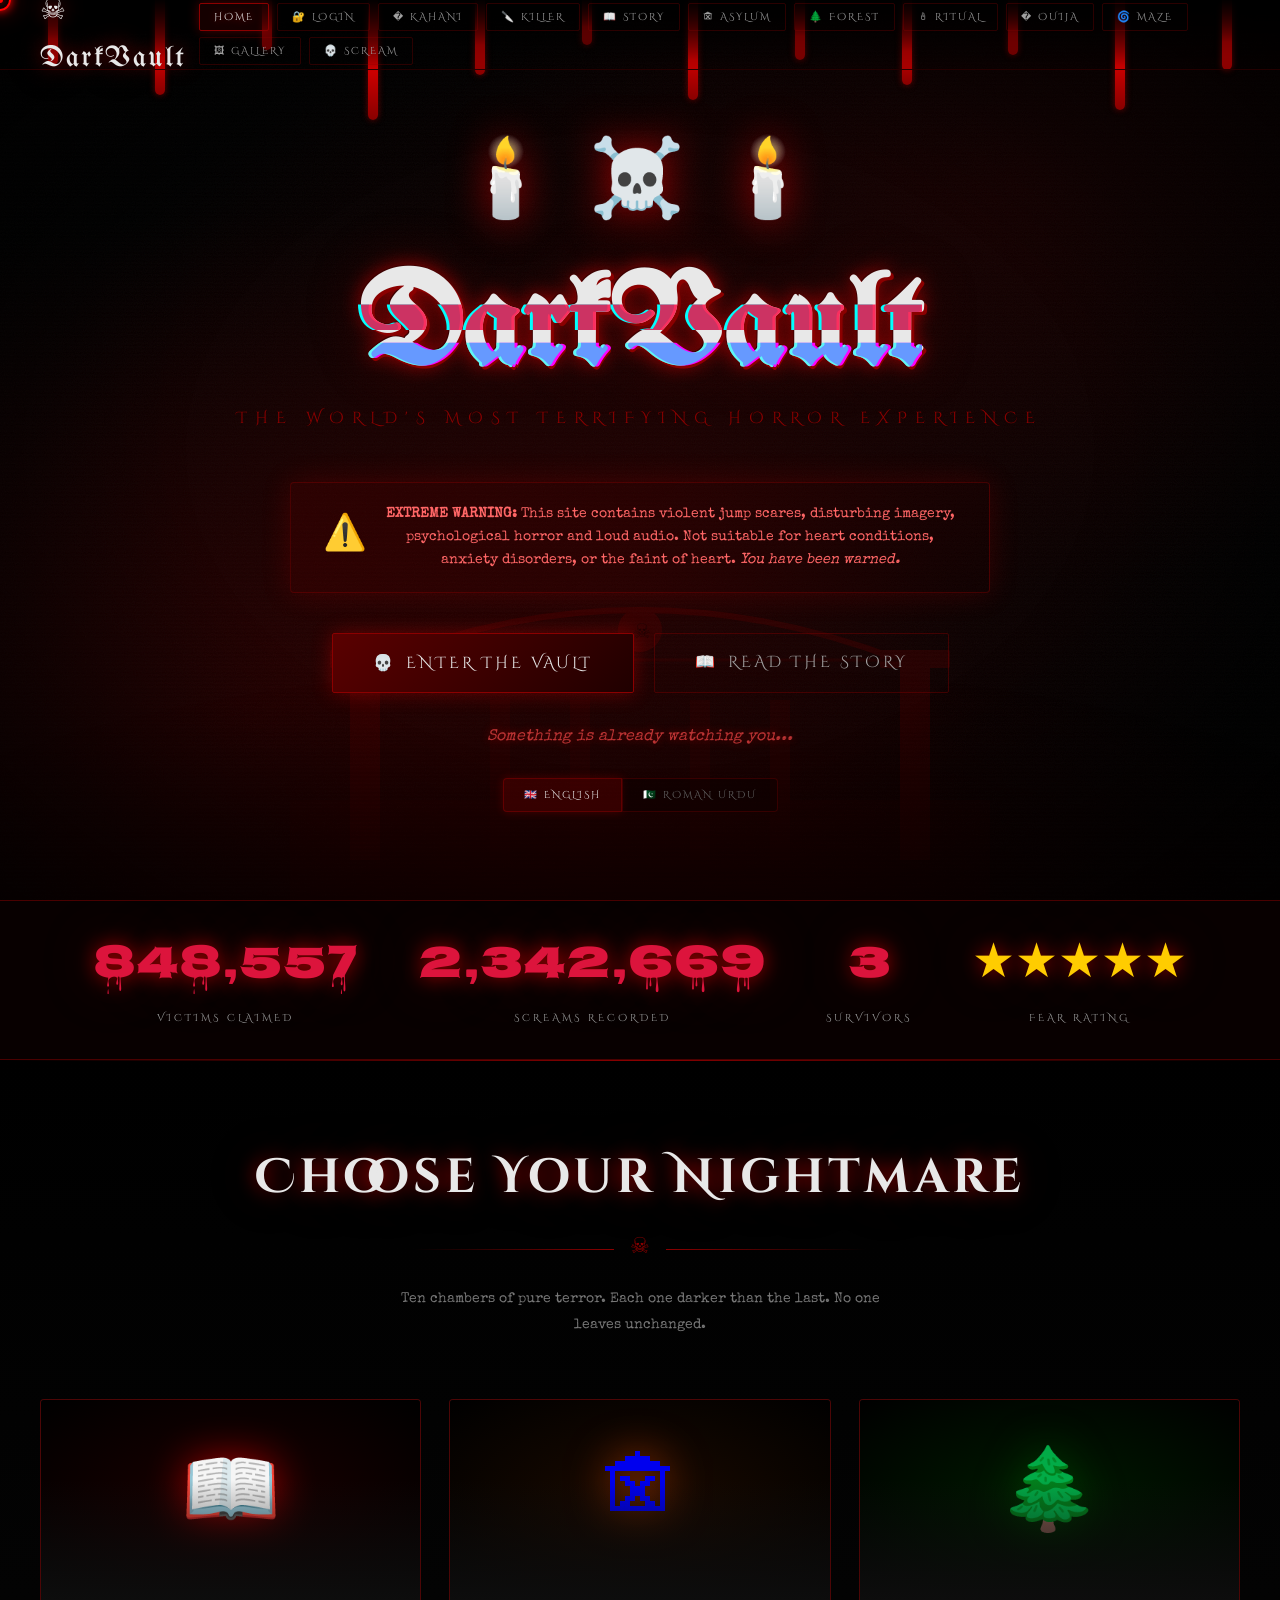
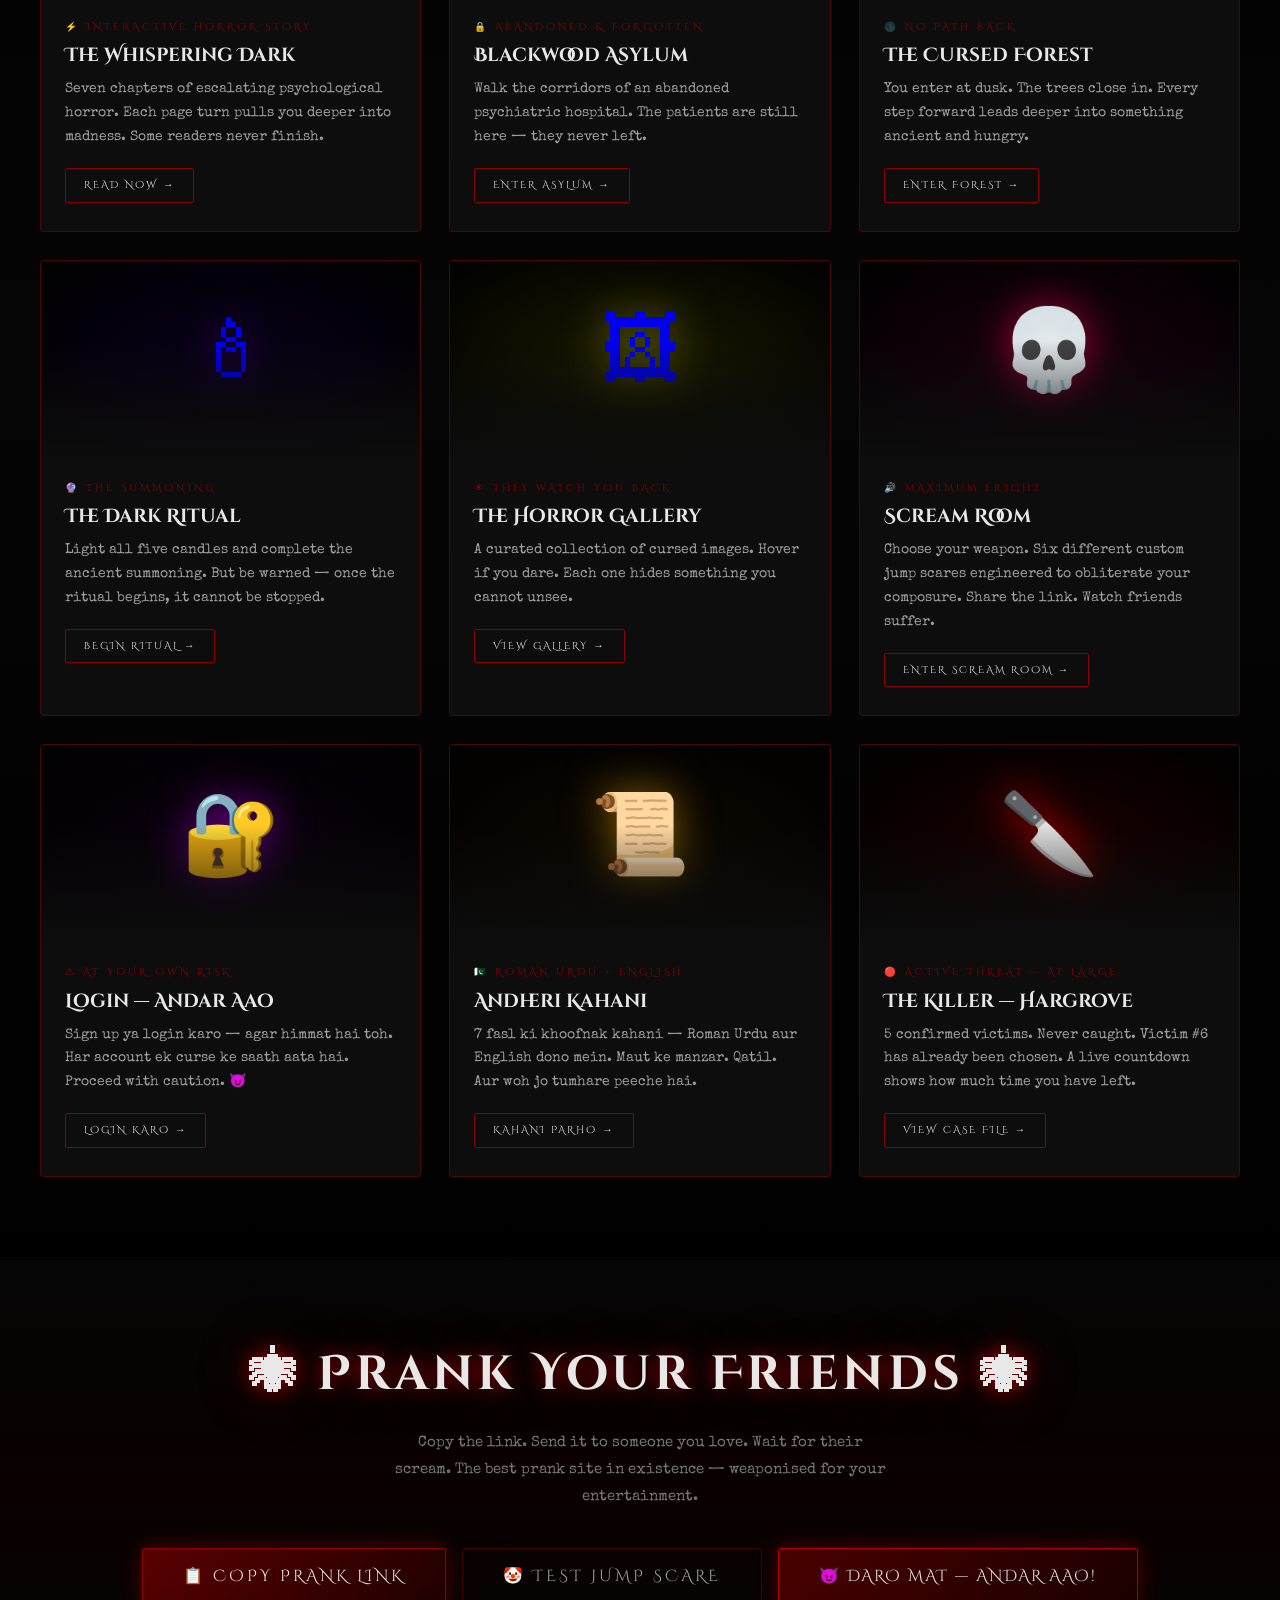
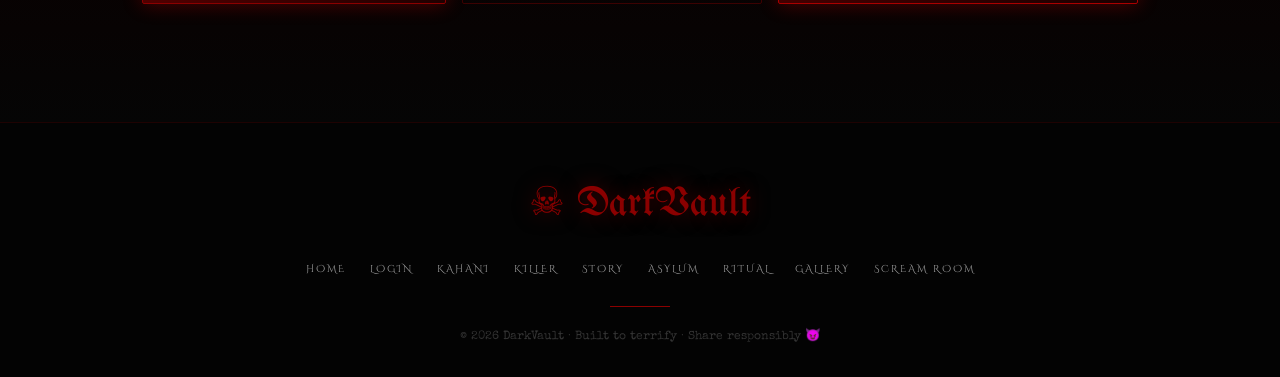
<file: index.html>
<!DOCTYPE html>
<html lang="en">
<head>
  <meta charset="UTF-8"/>
  <meta name="viewport" content="width=device-width, initial-scale=1.0"/>
  <title>DarkVault — The World's Most Terrifying Website</title>
  <meta name="description" content="Enter DarkVault — the world's most terrifying horror experience. Multiple haunted rooms, jump scares, and psychological horror await."/>
  <link rel="stylesheet" href="styles.css"/>
  <link rel="stylesheet" href="fonts.css"/>
  <link href="https://fonts.googleapis.com/css2?family=Creepster&family=Nosifer&family=Special+Elite&family=Cinzel+Decorative:wght@400;700;900&family=UnifrakturMaguntia&display=swap" rel="stylesheet"/>
</head>
<body>

  <!-- Layers -->
  <div id="flicker"></div>
  <div class="vignette"></div>
  <div id="particles"></div>
  <div id="cursor"></div>
  <div id="cursor-dot"></div>

  <!-- Blood drip -->
  <div class="blood-drip">
    <span style="height:65px;animation-duration:4.1s"></span>
    <span style="height:95px;animation-duration:5.3s;animation-delay:.7s"></span>
    <span style="height:50px;animation-duration:3.8s;animation-delay:1.4s"></span>
    <span style="height:120px;animation-duration:6.1s;animation-delay:.3s"></span>
    <span style="height:75px;animation-duration:4.7s;animation-delay:2s"></span>
    <span style="height:45px;animation-duration:3.3s;animation-delay:1.1s"></span>
    <span style="height:100px;animation-duration:5.9s;animation-delay:.5s"></span>
    <span style="height:60px;animation-duration:4.4s;animation-delay:1.8s"></span>
    <span style="height:85px;animation-duration:5.1s;animation-delay:.9s"></span>
    <span style="height:55px;animation-duration:3.6s;animation-delay:2.4s"></span>
    <span style="height:110px;animation-duration:5.7s;animation-delay:.2s"></span>
    <span style="height:70px;animation-duration:4.9s;animation-delay:1.6s"></span>
  </div>

  <!-- NAV -->
  <nav class="nav">
    <a href="index.html" class="nav-logo">☠ DarkVault</a>
    <button class="nav-hamburger" id="nav-burger" aria-label="Menu">
      <span></span><span></span><span></span>
    </button>
    <ul class="nav-links" id="nav-links">
      <li><a href="index.html">Home</a></li>
      <li><a href="login.html">🔐 Login</a></li>
      <li><a href="urdu-story.html">� Kahani</a></li>
      <li><a href="killer.html">🔪 Killer</a></li>
      <li><a href="chapters.html">📖 Story</a></li>
      <li><a href="asylum.html">🏚 Asylum</a></li>
      <li><a href="forest.html">🌲 Forest</a></li>
      <li><a href="ritual.html">🕯 Ritual</a></li>
      <li><a href="ouija.html">� Ouija</a></li>
      <li><a href="maze.html">🌀 Maze</a></li>
      <li><a href="gallery.html">🖼 Gallery</a></li>
      <li><a href="jumpscare.html">💀 Scream</a></li>
    </ul>
  </nav>

  <!-- ===== HERO ===== -->
  <section class="hero">
    <div class="hero-bg"></div>

    <!-- Animated fog rings -->
    <div style="position:absolute;inset:0;pointer-events:none;overflow:hidden;z-index:2">
      <div style="position:absolute;bottom:-60px;left:50%;transform:translateX(-50%);width:140%;height:300px;
        background:radial-gradient(ellipse at 50% 100%,rgba(20,0,0,0.9) 0%,transparent 70%);
        animation:bgBreath 6s ease-in-out infinite alternate;"></div>
    </div>

    <div class="hero-content" style="position:relative;z-index:10">

      <!-- Intro gate emoji art -->
      <div style="font-size:clamp(2.5rem,6vw,5rem);letter-spacing:6px;margin-bottom:16px;
        animation:fadeSlideUp 1s ease-out 0.2s both;
        filter:drop-shadow(0 0 20px rgba(255,0,0,0.6))">
        🕯️ ☠️ 🕯️
      </div>

      <h1 class="site-logo glitch" data-text="DarkVault">DarkVault</h1>
      <p class="site-tagline" id="home-tagline">The World's Most Terrifying Horror Experience</p>

      <div class="warning-banner reveal" style="animation:fadeSlideUp 1s ease-out 0.8s both;opacity:0">
        <span class="w-icon">⚠️</span>
        <p id="home-warning"><strong>EXTREME WARNING:</strong> This site contains violent jump scares, disturbing imagery,
          psychological horror and loud audio. Not suitable for heart conditions, anxiety disorders,
          or the faint of heart. <em>You have been warned.</em></p>
      </div>

      <div style="display:flex;gap:20px;justify-content:center;flex-wrap:wrap;margin-top:40px;
        animation:fadeSlideUp 1s ease-out 1s both;opacity:0">
        <button class="btn-horror" onclick="HorrorScare.run('😱',getLangText('WELCOME TO HELL!','JAHANNUM MEIN KHUSH AMDEED!'))">
          💀 <span id="btn-enter-text">Enter The Vault</span>
        </button>
        <a href="chapters.html" class="btn-horror btn-ghost">📖 <span id="btn-story-text">Read The Story</span></a>
      </div>

      <p id="dare-msg" style="margin-top:32px;font-style:italic;color:#bb3333;
        min-height:24px;font-size:1rem;text-shadow:0 0 8px rgba(255,0,0,0.4);
        animation:fadeSlideUp 1s ease-out 1.3s both;opacity:0">
        Something is already watching you...
      </p>

      <!-- Language Toggle -->
      <div style="margin-top:28px;display:flex;gap:0;justify-content:center;
        animation:fadeSlideUp 1s ease-out 1.5s both;opacity:0">
        <button id="lang-en" onclick="setHomeLang('en')"
          style="font-family:'Cinzel Decorative','Palatino Linotype',Georgia,serif;
            font-size:.65rem;letter-spacing:2px;text-transform:uppercase;
            padding:9px 20px;border:1px solid rgba(139,0,0,.5);
            background:rgba(139,0,0,.25);color:#e8e8e8;
            border-radius:4px 0 0 4px;cursor:pointer;transition:all .3s;
            box-shadow:0 0 10px rgba(255,0,0,.2)">
          🇬🇧 English
        </button>
        <button id="lang-ur" onclick="setHomeLang('ur')"
          style="font-family:'Cinzel Decorative','Palatino Linotype',Georgia,serif;
            font-size:.65rem;letter-spacing:2px;text-transform:uppercase;
            padding:9px 20px;border:1px solid rgba(139,0,0,.3);
            background:rgba(10,0,0,.4);color:#666;
            border-radius:0 4px 4px 0;cursor:pointer;transition:all .3s">
          🇵🇰 Roman Urdu
        </button>
      </div>
    </div>

    <!-- Gate silhouette -->
    <svg class="hero-gate" viewBox="0 0 700 300" fill="none" xmlns="http://www.w3.org/2000/svg">
      <rect x="0" y="200" width="700" height="100" fill="#8b0000" opacity="0.3"/>
      <rect x="60" y="60" width="30" height="200" fill="#8b0000"/>
      <rect x="610" y="60" width="30" height="200" fill="#8b0000"/>
      <path d="M90 60 Q350 -40 610 60" stroke="#8b0000" stroke-width="6" fill="none"/>
      <rect x="40" y="50" width="70" height="18" rx="2" fill="#8b0000"/>
      <rect x="590" y="50" width="70" height="18" rx="2" fill="#8b0000"/>
      <circle cx="350" cy="30" r="22" fill="#8b0000"/>
      <text x="343" y="38" fill="#000" font-size="20">☠</text>
      <line x1="90" y1="60" x2="610" y2="60" stroke="#5a0000" stroke-width="3"/>
      <rect x="200" y="100" width="20" height="160" fill="#5a0000"/>
      <rect x="480" y="100" width="20" height="160" fill="#5a0000"/>
      <rect x="280" y="100" width="20" height="160" fill="#5a0000"/>
      <rect x="400" y="100" width="20" height="160" fill="#5a0000"/>
    </svg>
  </section>

  <!-- ===== LIVE STATS ===== -->
  <div class="stats-bar reveal">
    <div class="stat-item">
      <span class="stat-num" id="stat-victims">847,293</span>
      <span class="stat-label">Victims Claimed</span>
    </div>
    <div class="stat-item">
      <span class="stat-num" id="stat-screams">2,341,887</span>
      <span class="stat-label">Screams Recorded</span>
    </div>
    <div class="stat-item">
      <span class="stat-num" id="stat-escapes">3</span>
      <span class="stat-label">Survivors</span>
    </div>
    <div class="stat-item">
      <span class="stat-num" style="color:#ffcc00">★★★★★</span>
      <span class="stat-label">Fear Rating</span>
    </div>
  </div>

  <!-- ===== EXPERIENCES GRID ===== -->
  <section class="experiences">
    <div class="section-header reveal">
      <h2 class="section-title">Choose Your Nightmare</h2>
      <div class="section-divider">☠</div>
      <p style="color:#777;max-width:500px;margin:20px auto 0;font-size:0.9rem;line-height:1.8">
        Ten chambers of pure terror. Each one darker than the last.
        No one leaves unchanged.
      </p>
    </div>

    <div class="cards-grid">

      <a href="chapters.html" class="horror-card">
        <div class="card-thumb chapters">
          <span style="font-size:5rem;filter:drop-shadow(0 0 20px rgba(255,0,0,0.6))">📖</span>
        </div>
        <div class="card-body">
          <p class="card-tag">⚡ Interactive Horror Story</p>
          <h3 class="card-title">The Whispering Dark</h3>
          <p class="card-desc">Seven chapters of escalating psychological horror. Each page turn pulls you deeper into madness. Some readers never finish.</p>
          <span class="card-btn">Read Now →</span>
        </div>
      </a>

      <a href="asylum.html" class="horror-card">
        <div class="card-thumb asylum">
          <span style="font-size:5rem;filter:drop-shadow(0 0 20px rgba(255,80,0,0.6))">🏚</span>
        </div>
        <div class="card-body">
          <p class="card-tag">🔒 Abandoned & Forgotten</p>
          <h3 class="card-title">Blackwood Asylum</h3>
          <p class="card-desc">Walk the corridors of an abandoned psychiatric hospital. The patients are still here — they never left.</p>
          <span class="card-btn">Enter Asylum →</span>
        </div>
      </a>

      <a href="forest.html" class="horror-card">
        <div class="card-thumb forest">
          <span style="font-size:5rem;filter:drop-shadow(0 0 20px rgba(0,80,0,0.6))">🌲</span>
        </div>
        <div class="card-body">
          <p class="card-tag">🌑 No Path Back</p>
          <h3 class="card-title">The Cursed Forest</h3>
          <p class="card-desc">You enter at dusk. The trees close in. Every step forward leads deeper into something ancient and hungry.</p>
          <span class="card-btn">Enter Forest →</span>
        </div>
      </a>

      <a href="ritual.html" class="horror-card">
        <div class="card-thumb ritual">
          <span style="font-size:5rem;filter:drop-shadow(0 0 20px rgba(80,0,150,0.6))">🕯</span>
        </div>
        <div class="card-body">
          <p class="card-tag">🔮 The Summoning</p>
          <h3 class="card-title">The Dark Ritual</h3>
          <p class="card-desc">Light all five candles and complete the ancient summoning. But be warned — once the ritual begins, it cannot be stopped.</p>
          <span class="card-btn">Begin Ritual →</span>
        </div>
      </a>

      <a href="gallery.html" class="horror-card">
        <div class="card-thumb gallery">
          <span style="font-size:5rem;filter:drop-shadow(0 0 20px rgba(150,150,0,0.6))">🖼</span>
        </div>
        <div class="card-body">
          <p class="card-tag">👁 They Watch You Back</p>
          <h3 class="card-title">The Horror Gallery</h3>
          <p class="card-desc">A curated collection of cursed images. Hover if you dare. Each one hides something you cannot unsee.</p>
          <span class="card-btn">View Gallery →</span>
        </div>
      </a>

      <a href="jumpscare.html" class="horror-card">
        <div class="card-thumb scare">
          <span style="font-size:5rem;filter:drop-shadow(0 0 20px rgba(255,0,80,0.6))">💀</span>
        </div>
        <div class="card-body">
          <p class="card-tag">🔊 Maximum Fright</p>
          <h3 class="card-title">Scream Room</h3>
          <p class="card-desc">Choose your weapon. Six different custom jump scares engineered to obliterate your composure. Share the link. Watch friends suffer.</p>
          <span class="card-btn">Enter Scream Room →</span>
        </div>
      </a>

      <a href="login.html" class="horror-card">
        <div class="card-thumb" style="background:radial-gradient(ellipse,#0d0010,#000)">
          <span style="font-size:5rem;filter:drop-shadow(0 0 20px rgba(150,0,200,0.6))">🔐</span>
        </div>
        <div class="card-body">
          <p class="card-tag">⚠ At Your Own Risk</p>
          <h3 class="card-title">Login — Andar Aao</h3>
          <p class="card-desc">Sign up ya login karo — agar himmat hai toh. Har account ek curse ke saath aata hai. Proceed with caution. 😈</p>
          <span class="card-btn">Login Karo →</span>
        </div>
      </a>

      <a href="urdu-story.html" class="horror-card">
        <div class="card-thumb" style="background:radial-gradient(ellipse,#0f0800,#000)">
          <span style="font-size:5rem;filter:drop-shadow(0 0 20px rgba(200,150,0,0.6))">📜</span>
        </div>
        <div class="card-body">
          <p class="card-tag">🇵🇰 Roman Urdu + English</p>
          <h3 class="card-title">Andheri Kahani</h3>
          <p class="card-desc">7 fasl ki khoofnak kahani — Roman Urdu aur English dono mein. Maut ke manzar. Qatil. Aur woh jo tumhare peeche hai.</p>
          <span class="card-btn">Kahani Parho →</span>
        </div>
      </a>

      <a href="killer.html" class="horror-card">
        <div class="card-thumb" style="background:radial-gradient(ellipse,#1a0000,#000)">
          <span style="font-size:5rem;filter:drop-shadow(0 0 20px rgba(255,0,0,0.8))">🔪</span>
        </div>
        <div class="card-body">
          <p class="card-tag">🔴 Active Threat — AT LARGE</p>
          <h3 class="card-title">The Killer — Hargrove</h3>
          <p class="card-desc">5 confirmed victims. Never caught. Victim #6 has already been chosen. A live countdown shows how much time you have left.</p>
          <span class="card-btn">View Case File →</span>
        </div>
      </a>

    </div>
  </section>

  <!-- ===== SEND TO FRIENDS ===== -->
  <section style="padding:80px 40px;text-align:center;background:linear-gradient(to bottom,#050505,#0a0000,#050505)">
    <div class="reveal">
      <h2 class="section-title" style="margin-bottom:16px" id="prank-title">🕷 Prank Your Friends 🕷</h2>
      <p id="prank-sub" style="color:#777;max-width:500px;margin:0 auto 36px;font-size:0.95rem;line-height:1.8">
        Copy the link. Send it to someone you love. Wait for their scream.
        The best prank site in existence — weaponised for your entertainment.
      </p>
      <div style="display:flex;gap:16px;justify-content:center;flex-wrap:wrap">
        <button class="btn-horror" onclick="copyPrankLink()">📋 Copy Prank Link</button>
        <button class="btn-horror btn-ghost" onclick="HorrorScare.run('🤡','FOOLED YOU!')">🤡 Test Jump Scare</button>
        <button class="btn-horror" style="background:linear-gradient(135deg,#4a0000,#1a0000);border-color:#aa0000;letter-spacing:2px"
          onclick="darauScare()">
          😈 Daro Mat — Andar Aao!
        </button>
      </div>
      <p id="copy-feedback" style="margin-top:16px;color:#55ff55;font-size:0.9rem;opacity:0;transition:opacity .5s;min-height:22px"></p>
    </div>
  </section>

  <!-- ===== FOOTER ===== -->
  <footer>
    <span class="footer-logo">☠ DarkVault</span>
    <ul class="footer-links">
      <li><a href="index.html">Home</a></li>
      <li><a href="login.html">Login</a></li>
      <li><a href="urdu-story.html">Kahani</a></li>
      <li><a href="killer.html">Killer</a></li>
      <li><a href="chapters.html">Story</a></li>
      <li><a href="asylum.html">Asylum</a></li>
      <li><a href="ritual.html">Ritual</a></li>
      <li><a href="gallery.html">Gallery</a></li>
      <li><a href="jumpscare.html">Scream Room</a></li>
    </ul>
    <div class="footer-divider"></div>
    <p class="footer-copy">© 2026 DarkVault · Built to terrify · Share responsibly 😈</p>
  </footer>

  <!-- ===== OVERLAYS ===== -->
  <div id="countdown-overlay">
    <div id="countdown-num">3</div>
    <div id="countdown-label">BRACE YOURSELF…</div>
  </div>
  <div id="jumpscare-screen">
    <div id="scare-emoji">😱</div>
    <div id="scare-text">BOO!</div>
  </div>
  <div id="aftermath-screen">
    <div class="aftermath-skull">💀</div>
    <h2 class="aftermath-title">GOTCHA! 😂</h2>
    <p class="aftermath-msg">
      You just got pranked by DarkVault — the world's most terrifying website! 👻<br>
      Did you scream? Be honest...<br>
      <em style="color:#ff6666">Now share the link and destroy someone else's day.</em>
    </p>
    <div class="aftermath-actions">
      <button class="btn-horror" onclick="copyPrankLink()">📋 Share The Prank</button>
      <button class="btn-horror btn-ghost" onclick="location.reload()">🔄 Do It Again</button>
      <a href="jumpscare.html" class="btn-horror btn-ghost">💀 More Scares</a>
    </div>
    <p id="copy-feedback" style="margin-top:16px;color:#55ff55;font-size:0.9rem;opacity:0;transition:opacity .5s;min-height:22px"></p>
  </div>

  <script src="horror.js"></script>
  <script>
    /* ── Language content ── */
    const LANG = {
      en: {
        tagline:    'The World\'s Most Terrifying Horror Experience',
        warning:    '<strong>EXTREME WARNING:</strong> This site contains violent jump scares, disturbing imagery, psychological horror and loud audio. Not suitable for heart conditions, anxiety disorders, or the faint of heart. <em>You have been warned.</em>',
        btnEnter:   'Enter The Vault',
        btnStory:   'Read The Story',
        dareMsg:    'Something is already watching you...',
        prankTitle: '🕷 Prank Your Friends 🕷',
        prankSub:   'Copy the link. Send it to someone you love. Wait for their scream. The best prank site in existence — weaponised for your entertainment.',
        dares: [
          'Something is already watching you...',
          'It knows you opened this page.',
          'Do not look behind you.',
          'You are not alone right now.',
          'The last visitor never came back.',
          'Your mouse is being controlled...',
          'They can see your face through the screen.',
          'Close this tab. While you still can.',
        ]
      },
      ur: {
        tagline:    'Duniya Ki Sab Se Khoofnak Website',
        warning:    '<strong>SAKHTI KHABARDAR:</strong> Is website mein khoofnak jump scares, disturbing manzar, psychological horror aur tej awaazein hain. Dil ke mareez, anxious log, ya kamzor dil wale bilkul mat aayein. <em>Tumhein khabardar kar diya gaya hai.</em>',
        btnEnter:   'Vault Mein Daakhil Ho',
        btnStory:   'Kahani Parho',
        dareMsg:    'Kuch pehle se tumhein dekh raha hai...',
        prankTitle: '🕷 Doston Ko Darrao 🕷',
        prankSub:   'Link copy karo. Kisi ko bhejo. Unki cheekh ka intizaar karo. Duniya ki sab se bari prank website — tumhari khushi ke liye.',
        dares: [
          'Kuch pehle se tumhein dekh raha hai...',
          'Woh jaanta hai tum ne ye page khola.',
          'Peechay mat dekho.',
          'Tum abhi akele nahi ho.',
          'Pichla visitor wapas nahi aaya.',
          'Tumhara mouse control ho raha hai...',
          'Woh screen se tumhara chehra dekh sakte hain.',
          'Ye tab band karo. Abhi. Jab tak ho sake.',
        ]
      }
    };

    let currentLang = 'en';
    let dareIndex   = 0;
    let dareTimer   = null;
    const dareEl    = document.getElementById('dare-msg');

    function getLangText(en, ur) {
      return currentLang === 'ur' ? ur : en;
    }

    function setHomeLang(lang) {
      currentLang = lang;
      HorrorAudio.unlock();
      HorrorAudio.playTone(220, .2, 'sine', .04);

      const L = LANG[lang];

      // Update tagline
      document.getElementById('home-tagline').textContent = L.tagline;
      // Update warning
      document.getElementById('home-warning').innerHTML = L.warning;
      // Update buttons
      document.getElementById('btn-enter-text').textContent = L.btnEnter;
      document.getElementById('btn-story-text').textContent = L.btnStory;
      // Update prank section
      document.getElementById('prank-title').innerHTML = L.prankTitle;
      document.getElementById('prank-sub').textContent  = L.prankSub;
      // Update dare message immediately
      dareEl.textContent = L.dareMsg;
      dareIndex = 0;

      // Style the active button
      const enBtn = document.getElementById('lang-en');
      const urBtn = document.getElementById('lang-ur');
      if (lang === 'en') {
        enBtn.style.background = 'rgba(139,0,0,.25)';
        enBtn.style.color      = '#e8e8e8';
        enBtn.style.borderColor= 'rgba(139,0,0,.5)';
        enBtn.style.boxShadow  = '0 0 10px rgba(255,0,0,.2)';
        urBtn.style.background = 'rgba(10,0,0,.4)';
        urBtn.style.color      = '#666';
        urBtn.style.borderColor= 'rgba(139,0,0,.3)';
        urBtn.style.boxShadow  = 'none';
      } else {
        urBtn.style.background = 'rgba(139,0,0,.25)';
        urBtn.style.color      = '#e8e8e8';
        urBtn.style.borderColor= 'rgba(139,0,0,.5)';
        urBtn.style.boxShadow  = '0 0 10px rgba(255,0,0,.2)';
        enBtn.style.background = 'rgba(10,0,0,.4)';
        enBtn.style.color      = '#666';
        enBtn.style.borderColor= 'rgba(139,0,0,.3)';
        enBtn.style.boxShadow  = 'none';
      }

      // Restart dare cycle with new language
      clearInterval(dareTimer);
      startDareCycle();
    }

    function startDareCycle() {
      dareTimer = setInterval(() => {
        dareEl.style.opacity = 0;
        setTimeout(() => {
          const dares = LANG[currentLang].dares;
          dareIndex = (dareIndex + 1) % dares.length;
          dareEl.textContent = dares[dareIndex];
          dareEl.style.transition = 'opacity 1s';
          dareEl.style.opacity = 1;
        }, 600);
      }, 4000);
    }

    // Roman Urdu scare button
    function darauScare() {
      HorrorAudio.unlock();
      const urduDares = [
        'Yeh website bohot khatarnak hai... ab bahut der ho gayi! 😱',
        'Peechay mat dekho... woh aa gaya! 👹',
        'Tum andar aa gaye... nikalna mushkil hai! 💀',
      ];
      dareEl.style.color   = '#ff0000';
      dareEl.textContent   = urduDares[Math.floor(Math.random() * urduDares.length)];
      HorrorFX.shake(6, 400);
      HorrorAudio.playTone(60, 1, 'sawtooth', 0.07);
      setTimeout(() => HorrorScare.run('👹', 'PAKRA GAYA! 😂'), 2000);
    }

    // Start dare cycle on load
    startDareCycle();
  </script>
</body>
</html>
</file>
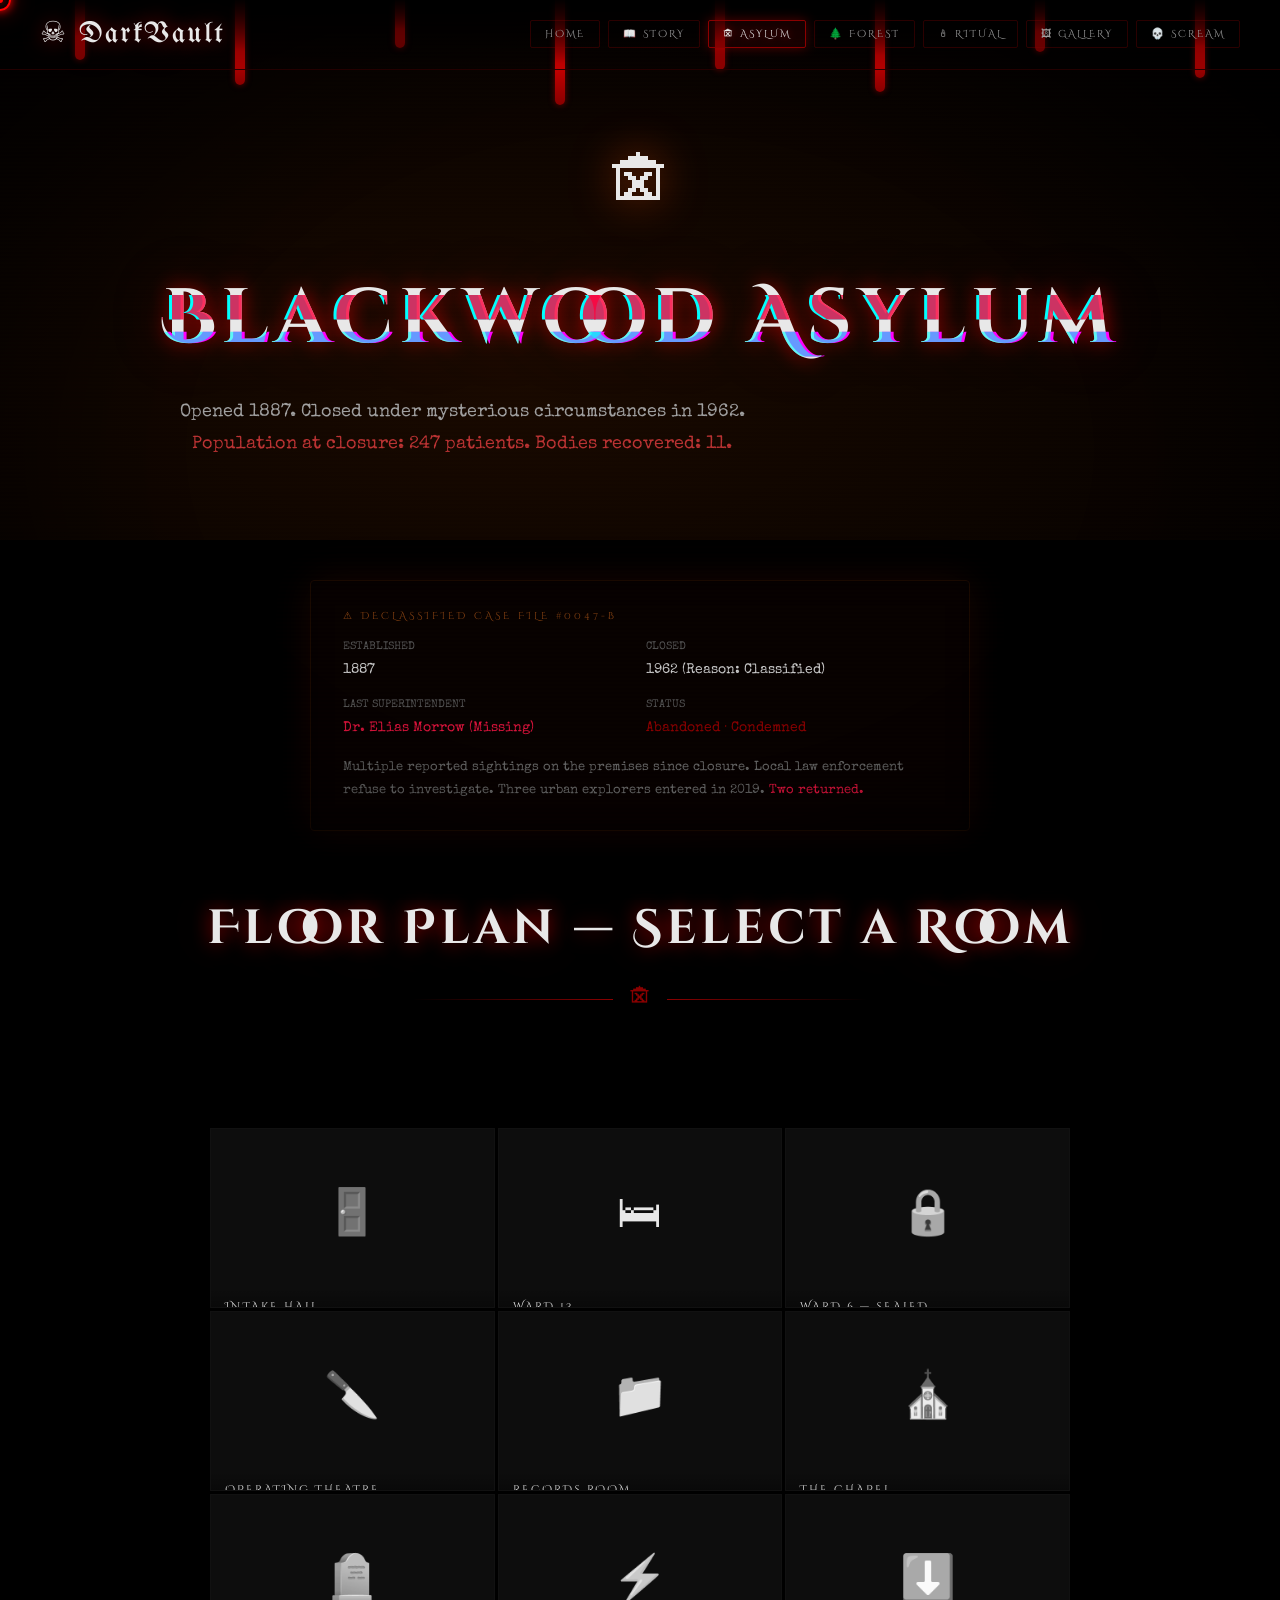
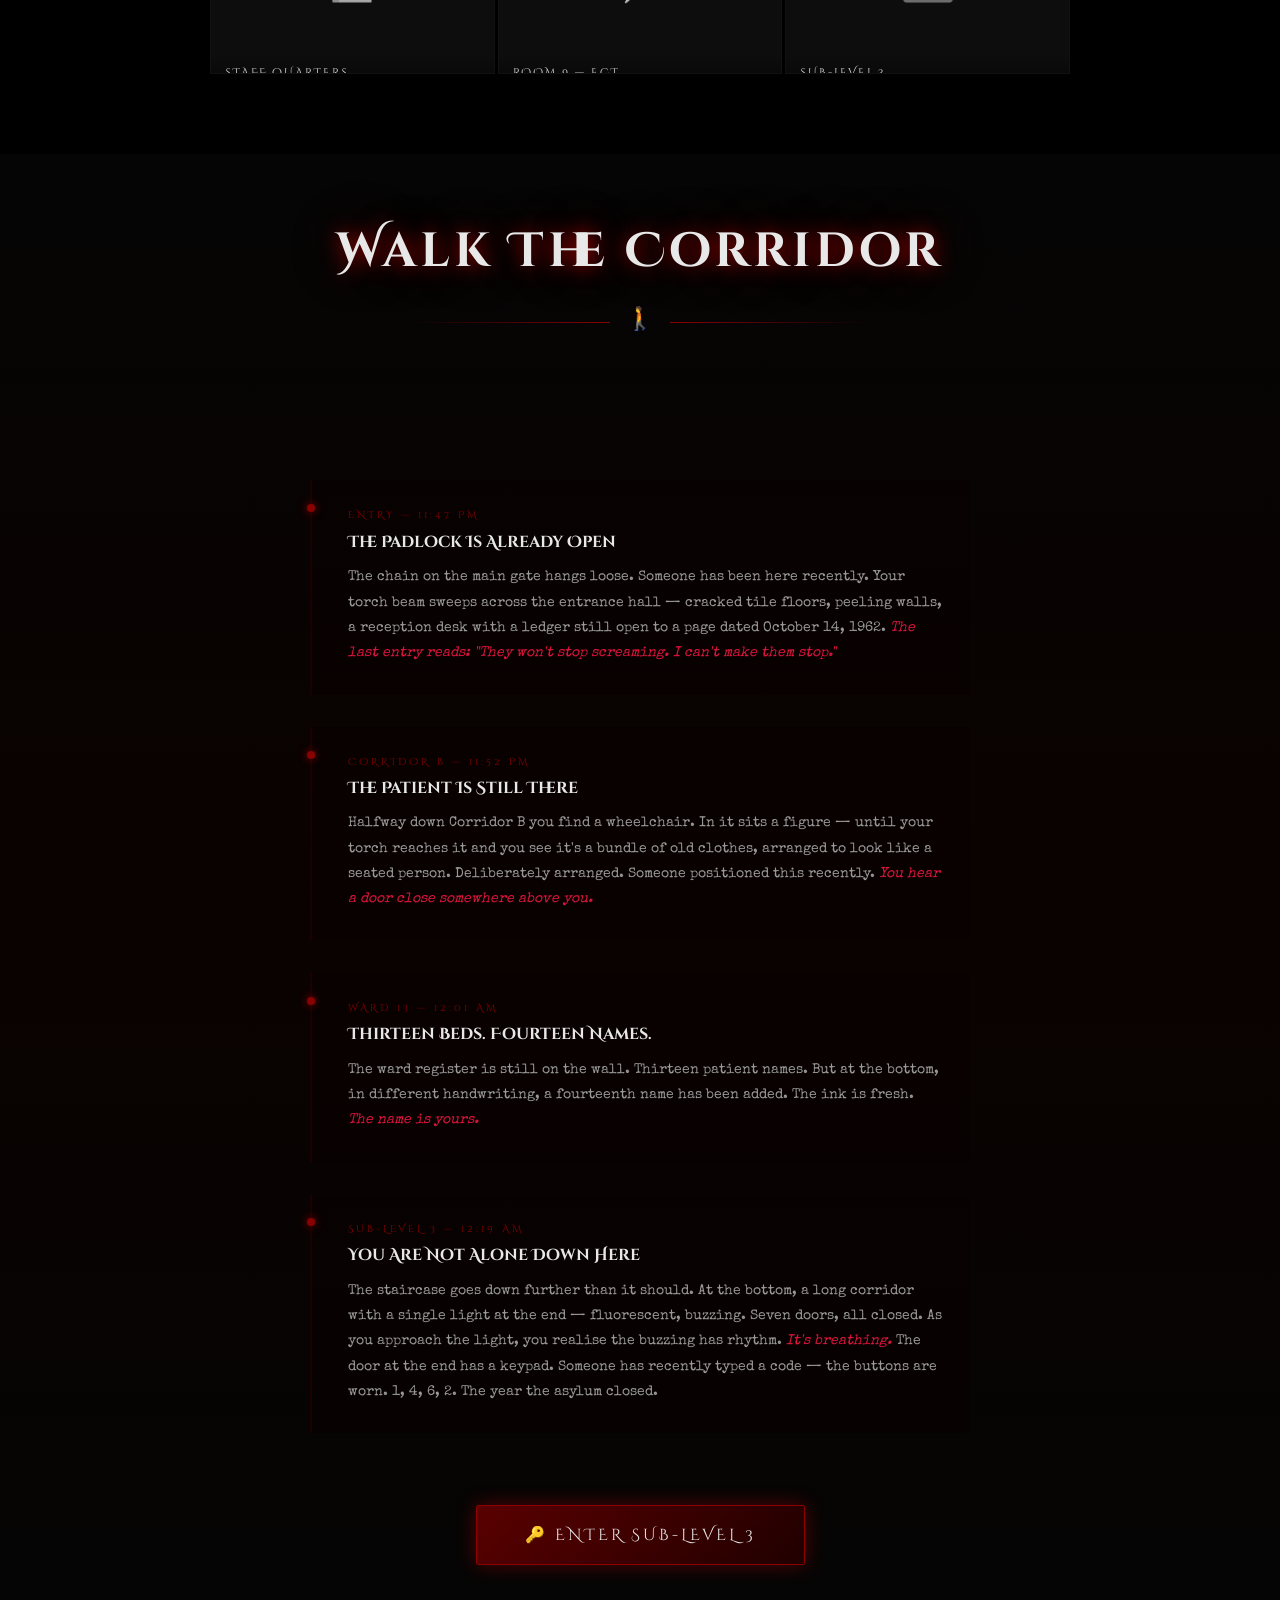
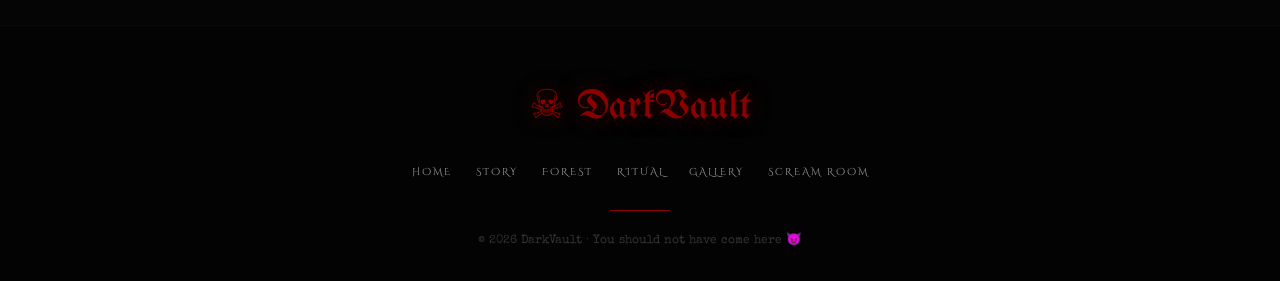
<file: asylum.html>
<!DOCTYPE html>
<html lang="en">
<head>
  <meta charset="UTF-8"/>
  <meta name="viewport" content="width=device-width, initial-scale=1.0"/>
  <title>Blackwood Asylum — DarkVault</title>
  <link rel="stylesheet" href="styles.css"/>
  <link rel="stylesheet" href="fonts.css"/>
  <link href="https://fonts.googleapis.com/css2?family=Creepster&family=Nosifer&family=Special+Elite&family=Cinzel+Decorative:wght@400;700;900&family=UnifrakturMaguntia&display=swap" rel="stylesheet"/>
  <style>
    .room-map { display:grid; grid-template-columns:repeat(3,1fr); gap:3px; max-width:900px; margin:0 auto; padding:20px; }
    .room {
      position:relative; height:180px; background:var(--panel);
      border:1px solid #111; display:flex; align-items:center;
      justify-content:center; overflow:hidden; transition:var(--transition);
    }
    .room:hover { border-color:var(--blood); box-shadow:inset 0 0 30px rgba(255,0,0,.15),0 0 20px rgba(255,0,0,.2); z-index:5; }
    .room .room-icon { font-size:2.8rem; transition:var(--transition); filter:grayscale(1); }
    .room:hover .room-icon { filter:grayscale(0) drop-shadow(0 0 12px rgba(255,0,0,.8)); transform:scale(1.2); }
    .room-info { position:absolute; bottom:0; left:0; right:0; padding:10px 14px;
      background:linear-gradient(to top,rgba(0,0,0,.95),transparent);
      transform:translateY(70%); transition:var(--transition); }
    .room:hover .room-info { transform:translateY(0); }
    .room-name { font-family:var(--font-gothic); font-size:.7rem; letter-spacing:2px; color:var(--ghost); text-transform:uppercase; margin-bottom:4px; }
    .room-flavor { font-size:.72rem; color:#666; line-height:1.5; }
    .room::before { content:''; position:absolute; inset:0;
      background:radial-gradient(ellipse at 50% 100%,rgba(60,0,0,.4),transparent 70%); opacity:0; transition:var(--transition); }
    .room:hover::before { opacity:1; }

    /* Corridor walkthrough */
    .corridor { max-width:700px; margin:0 auto; padding:40px 20px; }
    .corridor-step {
      padding:28px 28px 28px 36px; border-left:2px solid #1a0000;
      margin-bottom:32px; background:rgba(8,0,0,.5); border-radius:0 4px 4px 0;
      opacity:0; transform:translateX(-20px); transition:all .7s ease;
      position:relative;
    }
    .corridor-step.visible { opacity:1; transform:translateX(0); }
    .corridor-step::before {
      content:''; position:absolute; left:-5px; top:24px;
      width:8px; height:8px; background:var(--blood); border-radius:50%;
      box-shadow:0 0 8px var(--blood);
    }
    .step-room { font-family:var(--font-gothic); font-size:.6rem; letter-spacing:3px; color:var(--blood); text-transform:uppercase; margin-bottom:6px; }
    .step-title { font-family:var(--font-gothic); font-size:1rem; color:var(--ghost); margin-bottom:10px; }
    .step-text { font-size:.88rem; color:#999; line-height:1.8; }
    .step-text .red { color:var(--crimson); font-style:italic; }

    @media(max-width:600px){ .room-map { grid-template-columns:repeat(2,1fr); } .room { height:140px; } }
  </style>
</head>
<body>
  <div id="flicker"></div>
  <div class="vignette"></div>
  <div id="particles"></div>
  <div id="cursor"></div>
  <div id="cursor-dot"></div>
  <div class="blood-drip">
    <span style="height:60px;animation-duration:4.2s"></span>
    <span style="height:85px;animation-duration:5.1s;animation-delay:.7s"></span>
    <span style="height:48px;animation-duration:3.7s;animation-delay:1.3s"></span>
    <span style="height:105px;animation-duration:6s;animation-delay:.3s"></span>
    <span style="height:70px;animation-duration:4.5s;animation-delay:2s"></span>
    <span style="height:92px;animation-duration:5.4s;animation-delay:.9s"></span>
    <span style="height:52px;animation-duration:3.9s;animation-delay:2.3s"></span>
    <span style="height:78px;animation-duration:4.8s;animation-delay:.5s"></span>
  </div>

  <nav class="nav">
    <a href="index.html" class="nav-logo">☠ DarkVault</a>
    <button class="nav-hamburger" id="nav-burger"><span></span><span></span><span></span></button>
    <ul class="nav-links" id="nav-links">
      <li><a href="index.html">Home</a></li>
      <li><a href="chapters.html">📖 Story</a></li>
      <li><a href="asylum.html">🏚 Asylum</a></li>
      <li><a href="forest.html">🌲 Forest</a></li>
      <li><a href="ritual.html">🕯 Ritual</a></li>
      <li><a href="gallery.html">🖼 Gallery</a></li>
      <li><a href="jumpscare.html">💀 Scream</a></li>
    </ul>
  </nav>

  <section class="page-hero" style="background:radial-gradient(ellipse at 40% 70%,#1a0a00,#000)">
    <div style="position:relative;z-index:10;text-align:center">
      <div style="font-size:4rem;margin-bottom:16px;filter:drop-shadow(0 0 20px rgba(255,80,0,.5))">🏚</div>
      <h1 class="page-hero-title glitch" data-text="Blackwood Asylum">Blackwood Asylum</h1>
      <p class="page-hero-sub">
        Opened 1887. Closed under mysterious circumstances in 1962.<br>
        <span style="color:#bb3333">Population at closure: 247 patients. Bodies recovered: 11.</span>
      </p>
    </div>
  </section>

  <!-- Asylum file card -->
  <div style="max-width:700px;margin:40px auto;padding:0 20px">
    <div class="reveal" style="border:1px solid #1a0a00;background:rgba(12,4,0,.7);padding:28px 32px;border-radius:4px;
      box-shadow:0 0 40px rgba(80,20,0,.3),inset 0 0 20px rgba(0,0,0,.5)">
      <p style="font-family:var(--font-gothic);font-size:.6rem;letter-spacing:3px;color:#8b4513;text-transform:uppercase;margin-bottom:14px">
        ⚠ DECLASSIFIED CASE FILE #0047-B
      </p>
      <div style="display:grid;grid-template-columns:1fr 1fr;gap:12px">
        <div><span style="font-size:.7rem;color:#555;display:block;margin-bottom:2px">ESTABLISHED</span><span style="font-size:.88rem;color:#ccc">1887</span></div>
        <div><span style="font-size:.7rem;color:#555;display:block;margin-bottom:2px">CLOSED</span><span style="font-size:.88rem;color:#ccc">1962 (Reason: Classified)</span></div>
        <div><span style="font-size:.7rem;color:#555;display:block;margin-bottom:2px">LAST SUPERINTENDENT</span><span style="font-size:.88rem;color:var(--crimson)">Dr. Elias Morrow (Missing)</span></div>
        <div><span style="font-size:.7rem;color:#555;display:block;margin-bottom:2px">STATUS</span><span style="font-size:.88rem;color:var(--blood)">Abandoned · Condemned</span></div>
      </div>
      <p style="font-size:.82rem;color:#666;margin-top:16px;line-height:1.7">
        Multiple reported sightings on the premises since closure. Local law enforcement refuse to investigate.
        Three urban explorers entered in 2019. <span style="color:var(--crimson)">Two returned.</span>
      </p>
    </div>
  </div>

  <!-- ROOM MAP -->
  <section style="padding:20px 0 60px">
    <div class="section-header reveal" style="padding:0 20px 30px">
      <h2 class="section-title">Floor Plan — Select a Room</h2>
      <div class="section-divider">🏚</div>
    </div>
    <div class="room-map">
      <div class="room" onclick="enterRoom('Intake Hall','The intake hall still smells of antiseptic and fear. Patient registration cards litter the floor, each one stamped DECEASED in red.',this)">
        <span class="room-icon">🚪</span>
        <div class="room-info"><p class="room-name">Intake Hall</p><p class="room-flavor">Where the screaming began</p></div>
      </div>
      <div class="room" onclick="enterRoom('Ward 13','Thirteen beds. Thirteen sets of leather restraints. The mattresses are stained dark. The walls are covered in scratch marks that spell out the same word, over and over.','this')">
        <span class="room-icon">🛏</span>
        <div class="room-info"><p class="room-name">Ward 13</p><p class="room-flavor">The lucky ones got a bed</p></div>
      </div>
      <div class="room" onclick="HorrorScare.run('👹','GET OUT OF WARD 6!')">
        <span class="room-icon">🔒</span>
        <div class="room-info"><p class="room-name">Ward 6 — SEALED</p><p class="room-flavor">Do not enter under any circumstances</p></div>
      </div>
      <div class="room" onclick="enterRoom('Operating Theatre','The operating theatre was in use until the day the asylum closed. The last procedure was never logged. The surgical instruments are still laid out on the tray, clean and waiting.')">
        <span class="room-icon">🔪</span>
        <div class="room-info"><p class="room-name">Operating Theatre</p><p class="room-flavor">They called it treatment</p></div>
      </div>
      <div class="room" onclick="enterRoom('Records Room','46,000 patient files. Most detail standard admissions for hysteria, melancholy, deviant behaviour. The last 200 files have no diagnosis. Just a room number and a date. The room number is always the same: Sub-Level 3.')">
        <span class="room-icon">📁</span>
        <div class="room-info"><p class="room-name">Records Room</p><p class="room-flavor">Every name. Every secret.</p></div>
      </div>
      <div class="room" onclick="enterRoom('Chapel','The chapel was converted in 1931. The pews face inward. The altar holds no cross — only a mirror, bolted to the stone. The mirror is covered with a black cloth. The cloth moves when there is no wind.')">
        <span class="room-icon">⛪</span>
        <div class="room-info"><p class="room-name">The Chapel</p><p class="room-flavor">God stopped listening here</p></div>
      </div>
      <div class="room" onclick="HorrorScare.run('💀','THEY NEVER LEFT!')">
        <span class="room-icon">🪦</span>
        <div class="room-info"><p class="room-name">Staff Quarters</p><p class="room-flavor">Their belongings are still here</p></div>
      </div>
      <div class="room" onclick="enterRoom('Electroshock Room','Room 9 was used for electroconvulsive therapy from 1948 onwards. Patient consent was not required. The chair is still bolted to the floor. The electrodes are still attached. The machine still works.')">
        <span class="room-icon">⚡</span>
        <div class="room-info"><p class="room-name">Room 9 — ECT</p><p class="room-flavor">The screams echo still</p></div>
      </div>
      <div class="room" onclick="enterRoom('Sub-Level 3','You find stairs behind a false wall in the records room. They descend further than the blueprints indicate. At the bottom, a single corridor. Single door at the end. Light under the door. Someone — or something — is still down here.')">
        <span class="room-icon">⬇️</span>
        <div class="room-info"><p class="room-name">Sub-Level 3</p><p class="room-flavor">It does not appear on any map</p></div>
      </div>
    </div>
  </section>

  <!-- Room description popup -->
  <div id="room-popup" style="display:none;max-width:600px;margin:0 auto 20px;padding:0 20px">
    <div style="border:1px solid var(--border);background:rgba(15,3,0,.9);padding:28px 32px;border-radius:4px;
      box-shadow:0 0 40px rgba(255,0,0,.15);animation:fadeSlideUp .4s ease-out">
      <p id="room-popup-title" style="font-family:var(--font-gothic);font-size:.65rem;letter-spacing:3px;color:var(--blood);text-transform:uppercase;margin-bottom:10px"></p>
      <p id="room-popup-text" style="font-size:.9rem;color:#bbb;line-height:1.8"></p>
      <button onclick="document.getElementById('room-popup').style.display='none'" class="btn-horror btn-ghost" style="margin-top:16px;font-size:.65rem;padding:8px 20px">Close Room</button>
    </div>
  </div>

  <!-- CORRIDOR WALKTHROUGH -->
  <section style="background:linear-gradient(to bottom,#050505,#0a0200,#050505);padding:60px 0">
    <div class="section-header reveal" style="padding:0 20px 40px">
      <h2 class="section-title">Walk The Corridor</h2>
      <div class="section-divider">🚶</div>
    </div>
    <div class="corridor">
      <div class="corridor-step">
        <p class="step-room">Entry — 11:47 PM</p>
        <h3 class="step-title">The Padlock Is Already Open</h3>
        <p class="step-text">The chain on the main gate hangs loose. Someone has been here recently. Your torch beam sweeps across the entrance hall — cracked tile floors, peeling walls, a reception desk with a ledger still open to a page dated October 14, 1962. <span class="red">The last entry reads: "They won't stop screaming. I can't make them stop."</span></p>
      </div>
      <div class="corridor-step">
        <p class="step-room">Corridor B — 11:52 PM</p>
        <h3 class="step-title">The Patient Is Still There</h3>
        <p class="step-text">Halfway down Corridor B you find a wheelchair. In it sits a figure — until your torch reaches it and you see it's a bundle of old clothes, arranged to look like a seated person. Deliberately arranged. Someone positioned this recently. <span class="red">You hear a door close somewhere above you.</span></p>
      </div>
      <div class="corridor-step">
        <p class="step-room">Ward 13 — 12:01 AM</p>
        <h3 class="step-title">Thirteen Beds. Fourteen Names.</h3>
        <p class="step-text">The ward register is still on the wall. Thirteen patient names. But at the bottom, in different handwriting, a fourteenth name has been added. The ink is fresh. <span class="red">The name is yours.</span></p>
      </div>
      <div class="corridor-step">
        <p class="step-room">Sub-Level 3 — 12:19 AM</p>
        <h3 class="step-title">You Are Not Alone Down Here</h3>
        <p class="step-text">The staircase goes down further than it should. At the bottom, a long corridor with a single light at the end — fluorescent, buzzing. Seven doors, all closed. As you approach the light, you realise the buzzing has rhythm. <span class="red">It's breathing.</span> The door at the end has a keypad. Someone has recently typed a code — the buttons are worn. 1, 4, 6, 2. The year the asylum closed.</p>
      </div>
    </div>
    <div style="text-align:center;padding:0 20px">
      <button class="btn-horror reveal" onclick="HorrorScare.run('👺','SUB-LEVEL 3 AWAKENED!')" style="padding:18px 48px">
        🔑 Enter Sub-Level 3
      </button>
    </div>
  </section>

  <footer>
    <span class="footer-logo">☠ DarkVault</span>
    <ul class="footer-links">
      <li><a href="index.html">Home</a></li>
      <li><a href="chapters.html">Story</a></li>
      <li><a href="forest.html">Forest</a></li>
      <li><a href="ritual.html">Ritual</a></li>
      <li><a href="gallery.html">Gallery</a></li>
      <li><a href="jumpscare.html">Scream Room</a></li>
    </ul>
    <div class="footer-divider"></div>
    <p class="footer-copy">© 2026 DarkVault · You should not have come here 😈</p>
  </footer>

  <div id="countdown-overlay"><div id="countdown-num">3</div><div id="countdown-label">BRACE YOURSELF…</div></div>
  <div id="jumpscare-screen"><div id="scare-emoji">😱</div><div id="scare-text">BOO!</div></div>
  <div id="aftermath-screen">
    <div class="aftermath-skull">💀</div>
    <h2 class="aftermath-title">GOTCHA! 😂</h2>
    <p class="aftermath-msg">You just escaped Blackwood Asylum! Share this with your friends so they can visit too.<br><em style="color:#ff6666">They won't make it out.</em></p>
    <div class="aftermath-actions">
      <button class="btn-horror" onclick="copyPrankLink()">📋 Share The Asylum</button>
      <button class="btn-horror btn-ghost" onclick="location.reload()">🔄 Try Again</button>
      <a href="forest.html" class="btn-horror btn-ghost">🌲 Enter The Forest</a>
    </div>
    <p id="copy-feedback" style="margin-top:16px;color:#55ff55;font-size:.9rem;opacity:0;transition:opacity .5s;min-height:22px"></p>
  </div>

  <script src="horror.js"></script>
  <script>
    function enterRoom(name, text) {
      HorrorAudio.unlock();
      HorrorAudio.playTone(60, 0.8, 'sawtooth', 0.05);
      HorrorFX.shake(5, 300);
      document.getElementById('room-popup-title').textContent = '🔦 ' + name;
      document.getElementById('room-popup-text').textContent  = text;
      const popup = document.getElementById('room-popup');
      popup.style.display = 'block';
      popup.scrollIntoView({ behavior: 'smooth', block: 'center' });
    }
    // Observe corridor steps
    document.querySelectorAll('.corridor-step').forEach(el => {
      new IntersectionObserver(entries => {
        entries.forEach(e => { if (e.isIntersecting) el.classList.add('visible'); });
      }, { threshold: 0.2 }).observe(el);
    });
  </script>
</body>
</html>
</file>
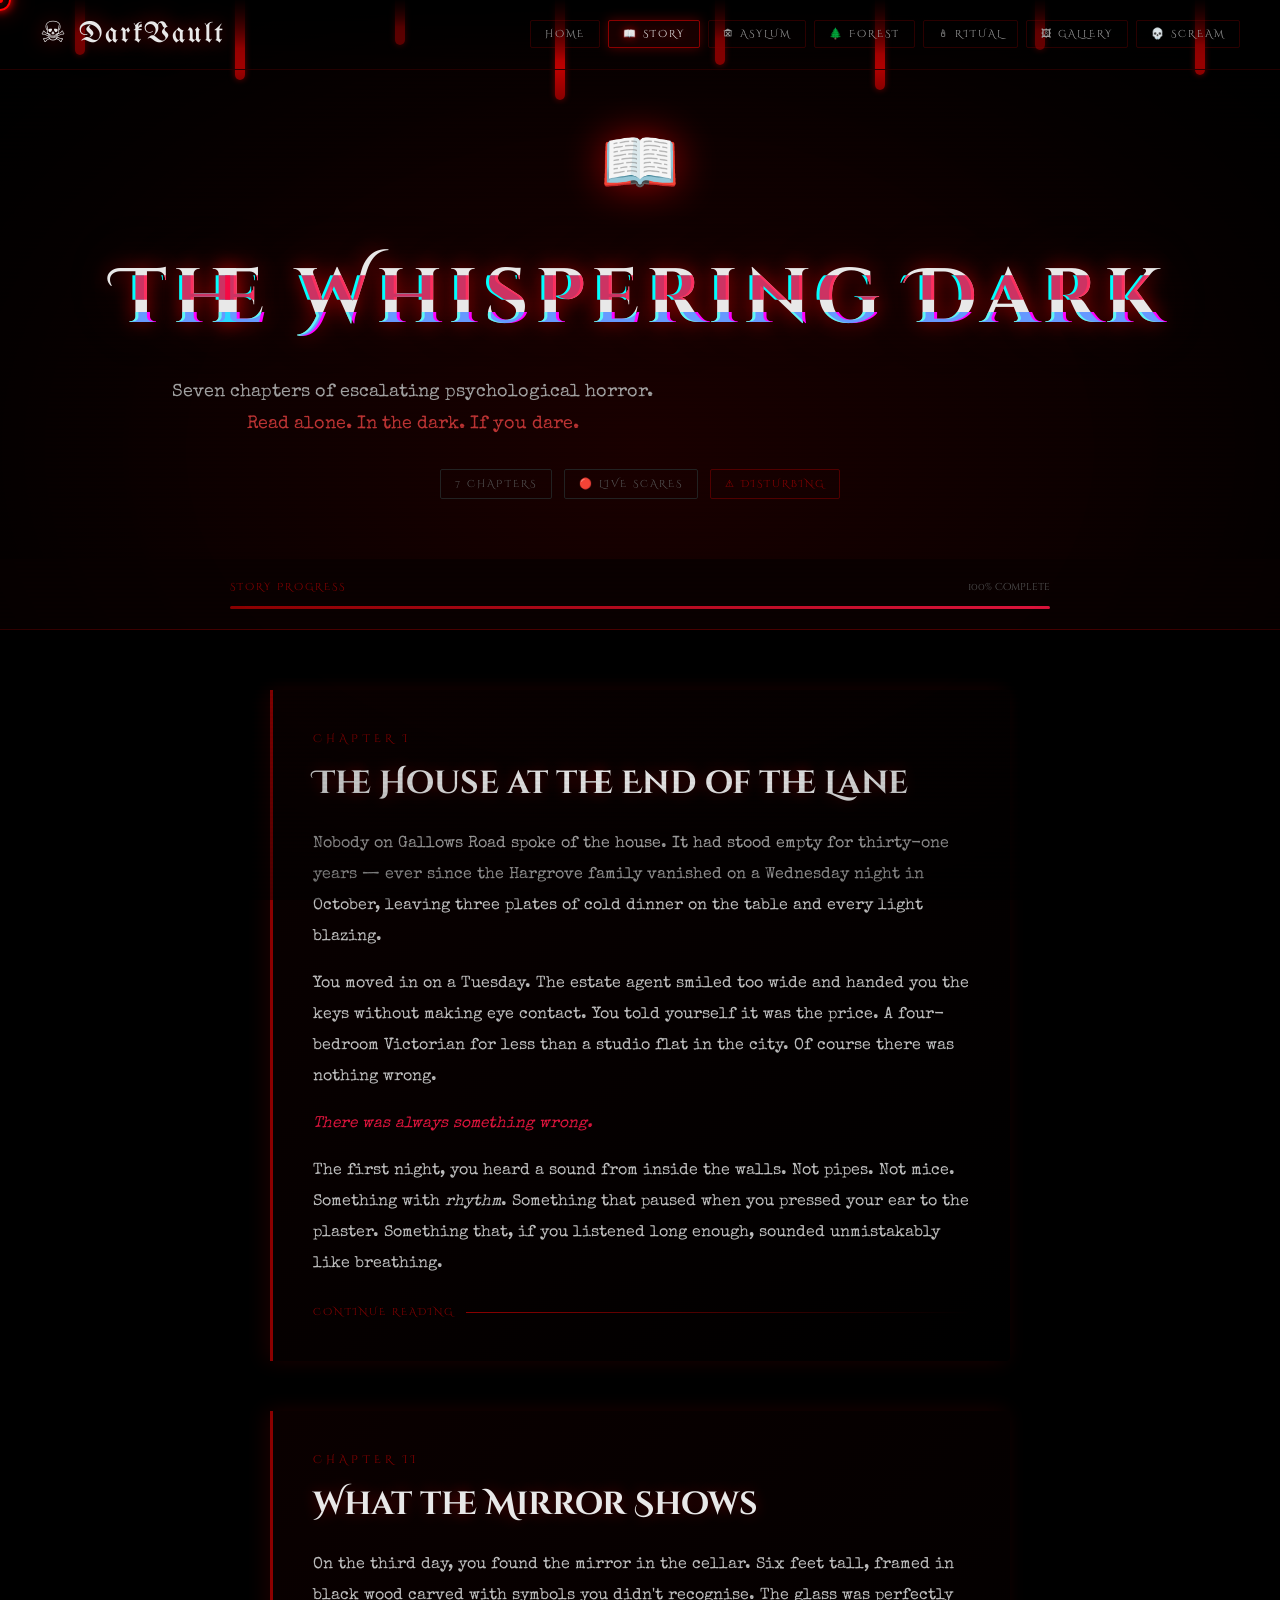
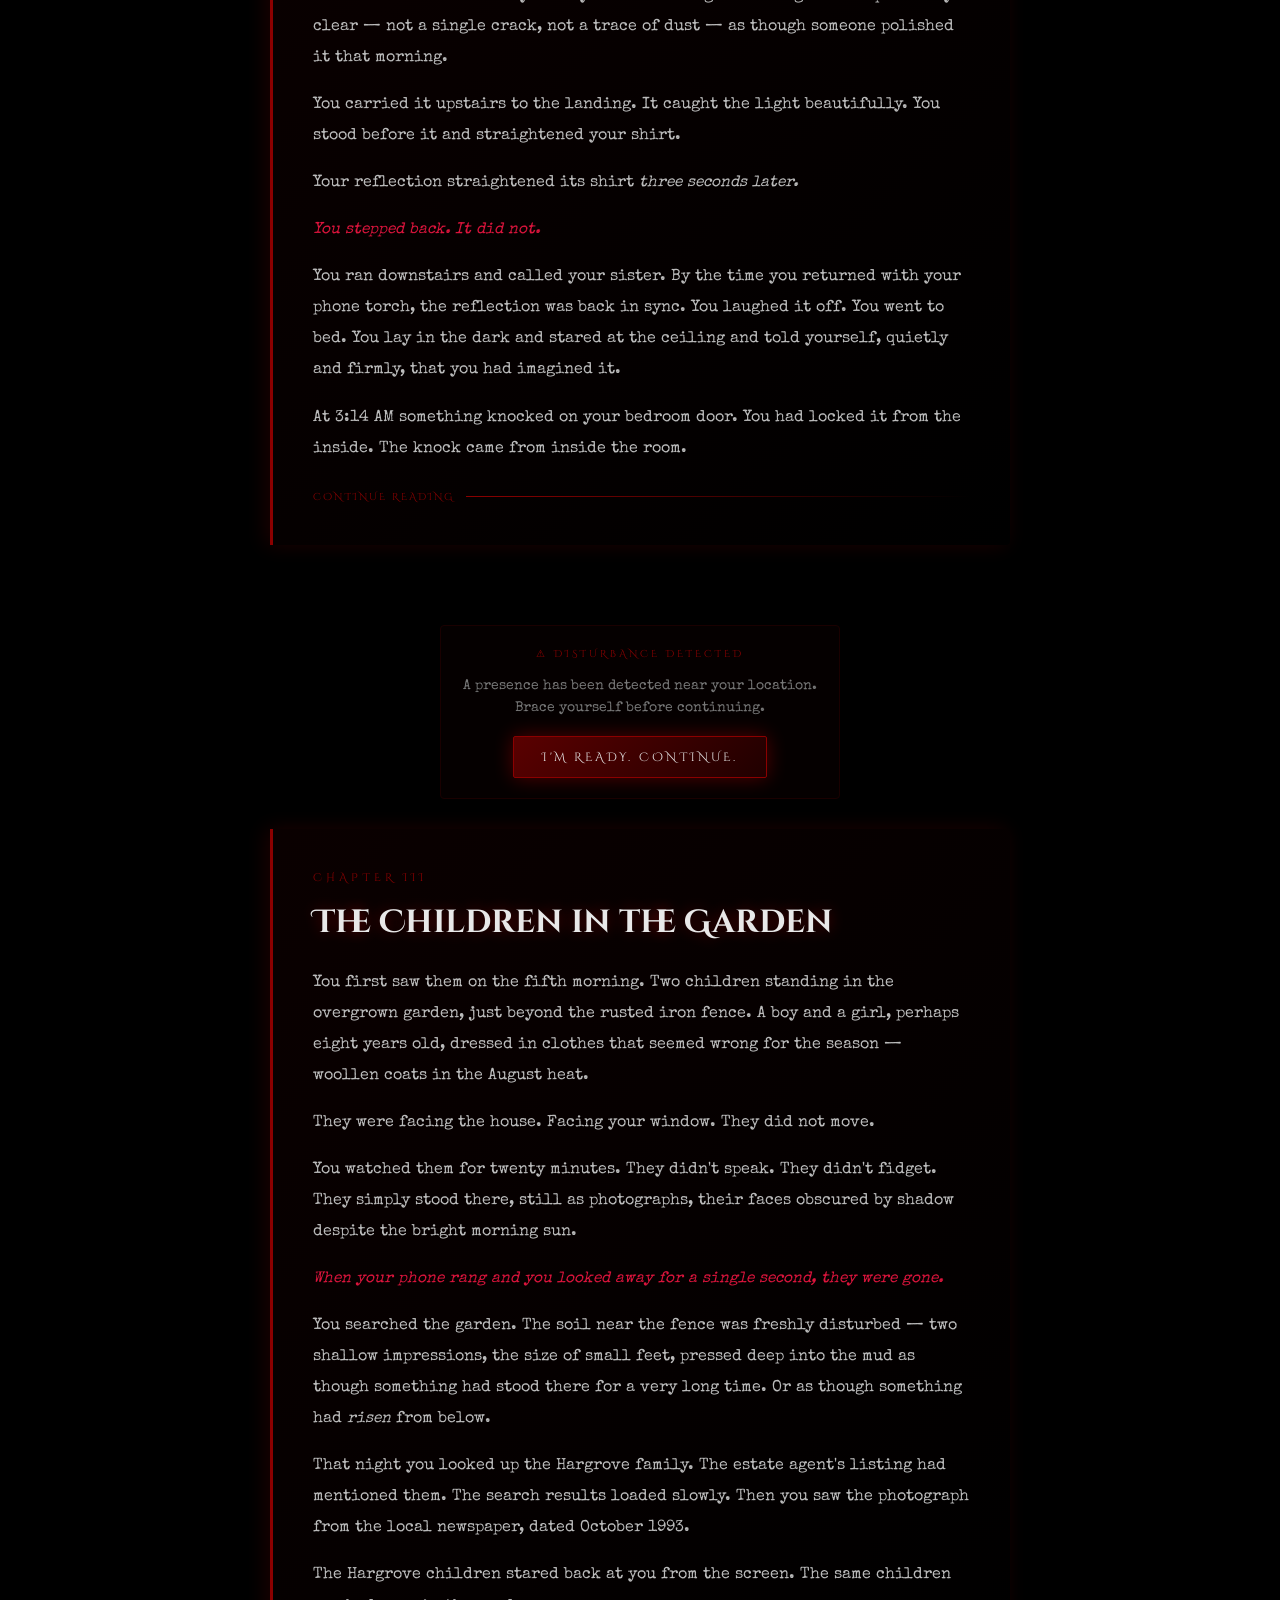
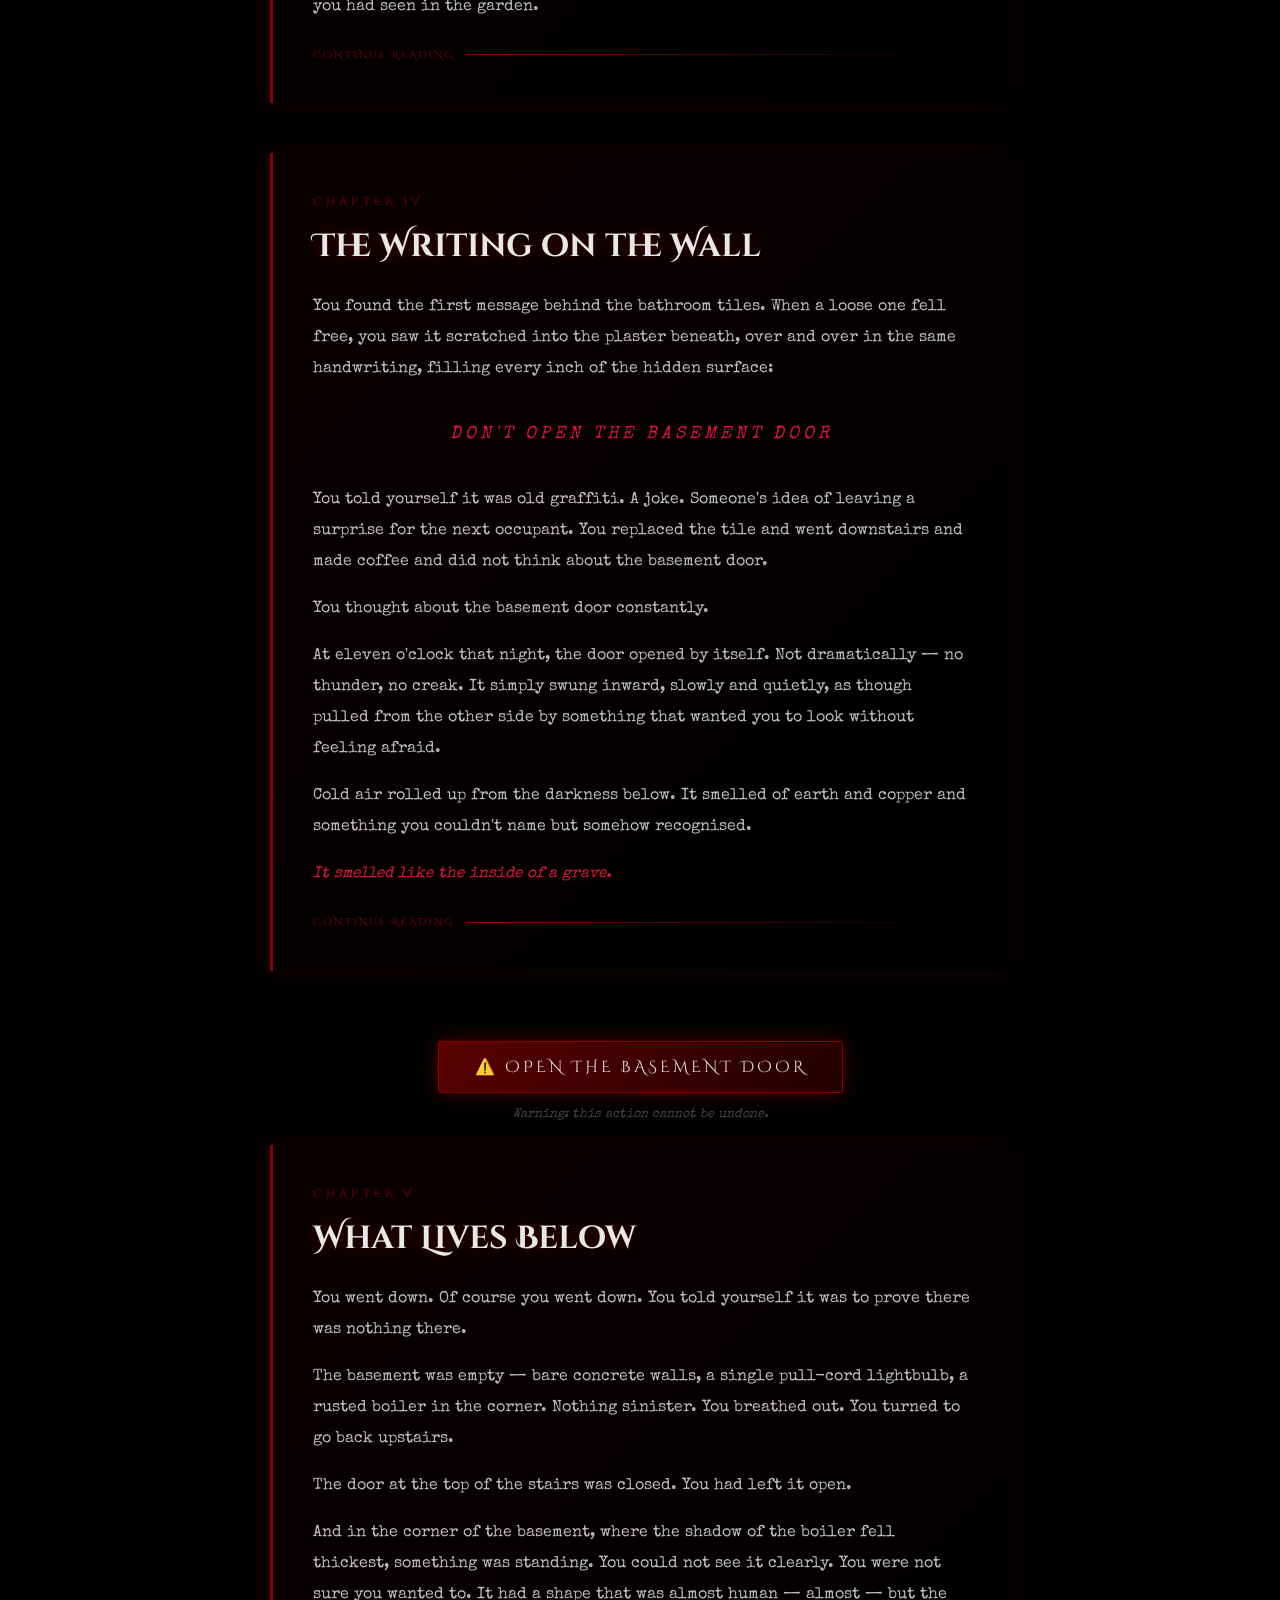
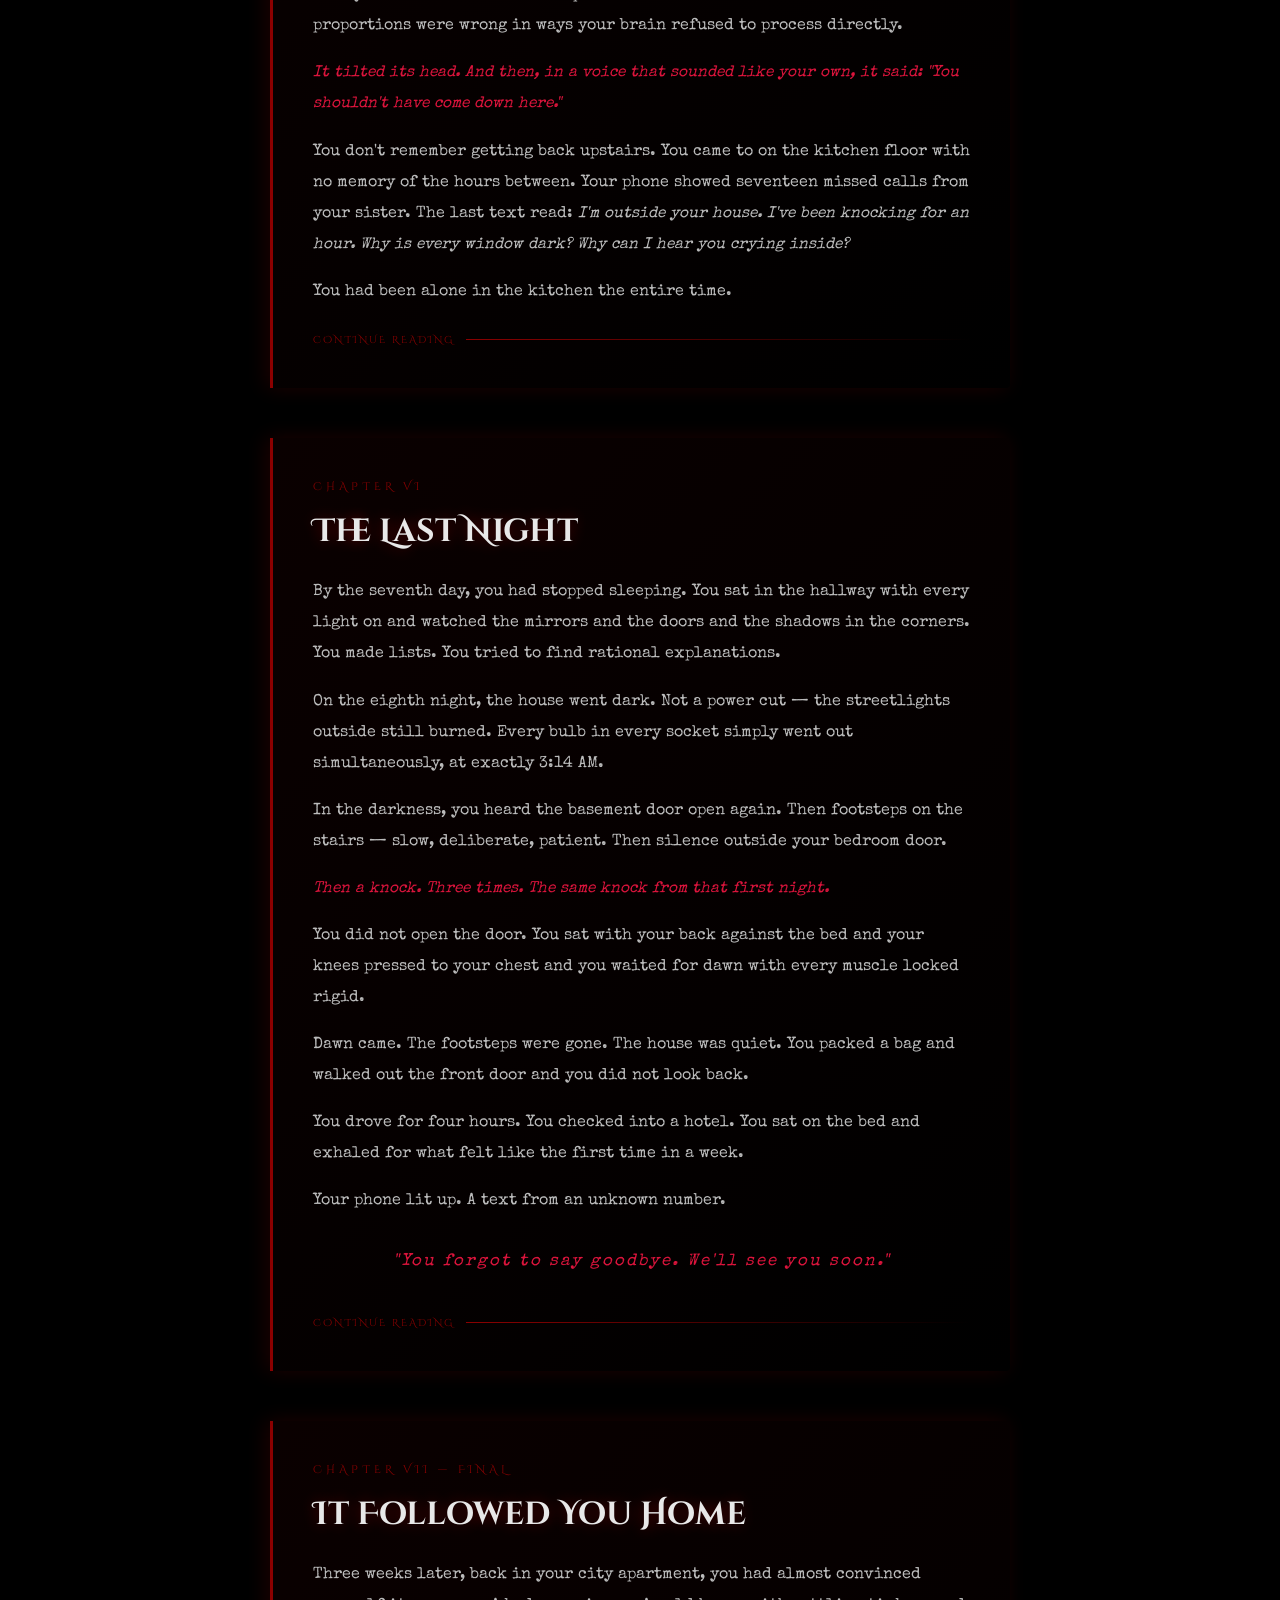
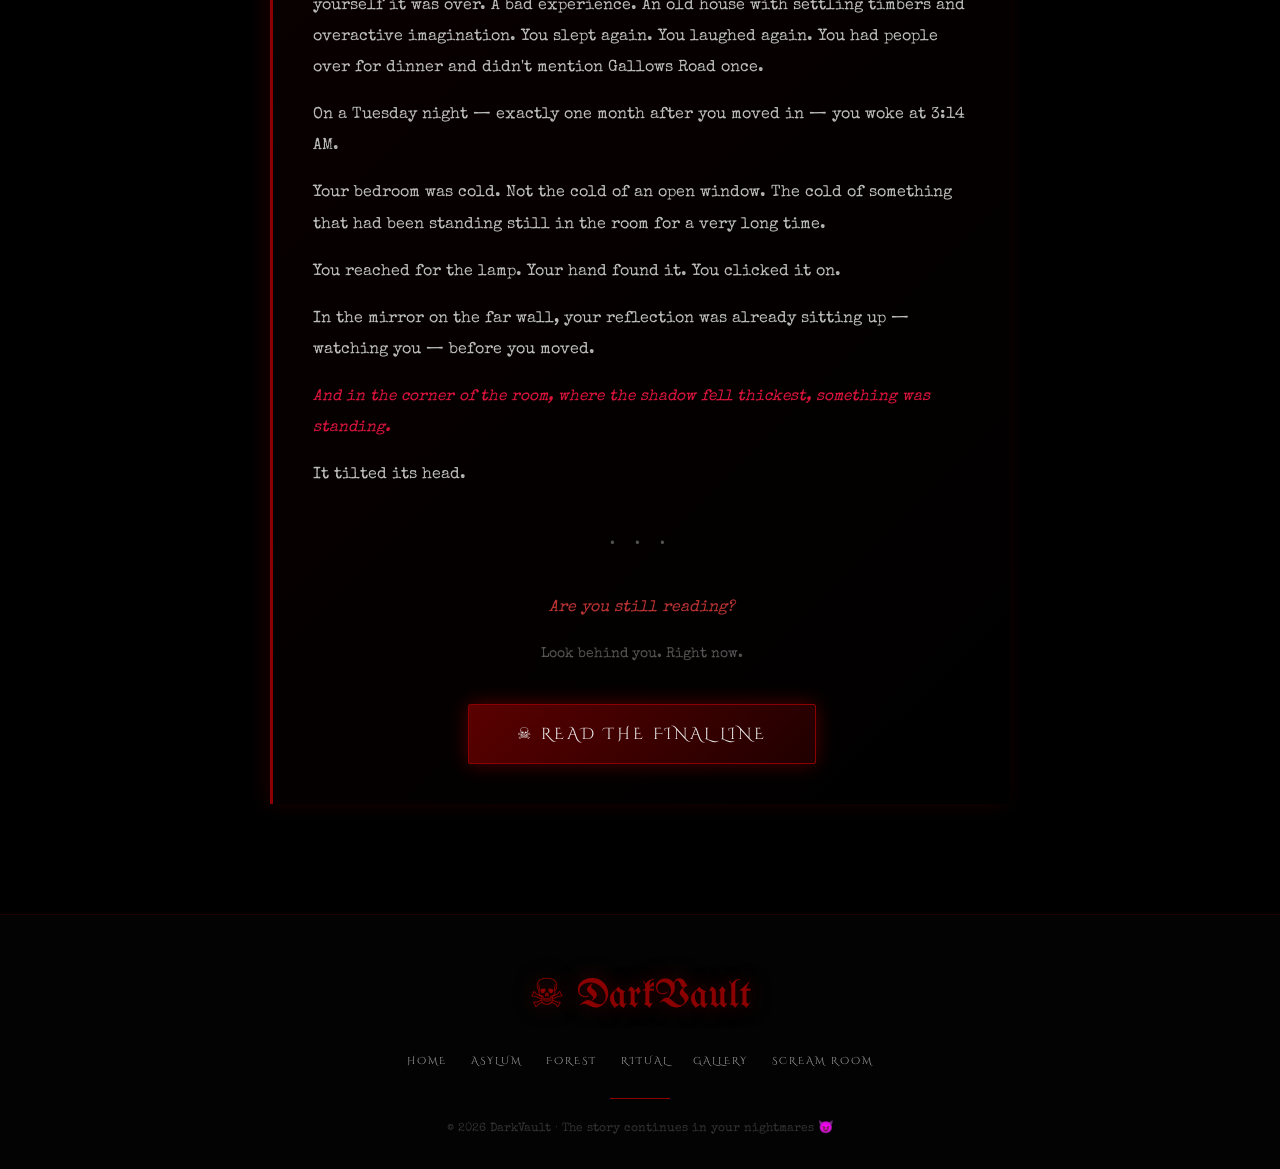
<file: chapters.html>
<!DOCTYPE html>
<html lang="en">
<head>
  <meta charset="UTF-8"/>
  <meta name="viewport" content="width=device-width, initial-scale=1.0"/>
  <title>The Whispering Dark — DarkVault</title>
  <link rel="stylesheet" href="styles.css"/>
  <link rel="stylesheet" href="fonts.css"/>
  <link href="https://fonts.googleapis.com/css2?family=Creepster&family=Nosifer&family=Special+Elite&family=Cinzel+Decorative:wght@400;700;900&family=UnifrakturMaguntia&display=swap" rel="stylesheet"/>
</head>
<body>
  <div id="flicker"></div>
  <div class="vignette"></div>
  <div id="particles"></div>
  <div id="cursor"></div>
  <div id="cursor-dot"></div>

  <div class="blood-drip">
    <span style="height:55px;animation-duration:4s"></span>
    <span style="height:80px;animation-duration:5s;animation-delay:.6s"></span>
    <span style="height:45px;animation-duration:3.5s;animation-delay:1.2s"></span>
    <span style="height:100px;animation-duration:5.8s;animation-delay:.2s"></span>
    <span style="height:65px;animation-duration:4.3s;animation-delay:1.9s"></span>
    <span style="height:90px;animation-duration:5.5s;animation-delay:.8s"></span>
    <span style="height:50px;animation-duration:3.9s;animation-delay:2.2s"></span>
    <span style="height:75px;animation-duration:4.7s;animation-delay:.4s"></span>
  </div>

  <nav class="nav">
    <a href="index.html" class="nav-logo">☠ DarkVault</a>
    <button class="nav-hamburger" id="nav-burger"><span></span><span></span><span></span></button>
    <ul class="nav-links" id="nav-links">
      <li><a href="index.html">Home</a></li>
      <li><a href="chapters.html">📖 Story</a></li>
      <li><a href="asylum.html">🏚 Asylum</a></li>
      <li><a href="forest.html">🌲 Forest</a></li>
      <li><a href="ritual.html">🕯 Ritual</a></li>
      <li><a href="gallery.html">🖼 Gallery</a></li>
      <li><a href="jumpscare.html">💀 Scream</a></li>
    </ul>
  </nav>

  <!-- PAGE HERO -->
  <section class="page-hero" style="background:radial-gradient(ellipse at 50% 80%,#1a0000,#000)">
    <div style="position:relative;z-index:10;text-align:center">
      <div style="font-size:4rem;margin-bottom:16px;filter:drop-shadow(0 0 20px rgba(255,0,0,.6))">📖</div>
      <h1 class="page-hero-title glitch" data-text="The Whispering Dark">The Whispering Dark</h1>
      <p class="page-hero-sub">Seven chapters of escalating psychological horror.<br>
        <span style="color:#bb3333">Read alone. In the dark. If you dare.</span></p>
      <div style="margin-top:28px;display:flex;gap:12px;justify-content:center;flex-wrap:wrap">
        <span style="font-family:var(--font-gothic);font-size:.65rem;letter-spacing:2px;color:#555;border:1px solid #222;padding:6px 14px;border-radius:2px">7 CHAPTERS</span>
        <span style="font-family:var(--font-gothic);font-size:.65rem;letter-spacing:2px;color:#555;border:1px solid #222;padding:6px 14px;border-radius:2px">🔴 LIVE SCARES</span>
        <span style="font-family:var(--font-gothic);font-size:.65rem;letter-spacing:2px;color:var(--blood);border:1px solid var(--border);padding:6px 14px;border-radius:2px">⚠ DISTURBING</span>
      </div>
    </div>
  </section>

  <!-- STORY PROGRESS -->
  <div style="background:#0a0000;border-bottom:1px solid var(--border);padding:20px 40px">
    <div style="max-width:820px;margin:0 auto">
      <div style="display:flex;justify-content:space-between;align-items:center;margin-bottom:10px">
        <span style="font-family:var(--font-gothic);font-size:.65rem;letter-spacing:2px;color:var(--blood);text-transform:uppercase">Story Progress</span>
        <span id="progress-pct" style="font-family:var(--font-gothic);font-size:.65rem;color:#555">0% Complete</span>
      </div>
      <div style="height:3px;background:#1a0000;border-radius:2px;overflow:hidden">
        <div id="progress-bar" style="height:100%;background:linear-gradient(90deg,var(--blood),var(--crimson));width:0%;transition:width 1s ease;box-shadow:0 0 8px var(--blood)"></div>
      </div>
    </div>
  </div>

  <!-- STORY CHAPTERS -->
  <main class="story-section">

    <!-- Chapter 1 -->
    <article class="story-chapter" data-chapter="1">
      <p class="chapter-num">Chapter I</p>
      <h2 class="chapter-title">The House at the End of the Lane</h2>
      <div class="chapter-text">
        <p>Nobody on Gallows Road spoke of the house. It had stood empty for thirty-one years — ever since the Hargrove family vanished on a Wednesday night in October, leaving three plates of cold dinner on the table and every light blazing.</p>
        <p>You moved in on a Tuesday. The estate agent smiled too wide and handed you the keys without making eye contact. You told yourself it was the price. A four-bedroom Victorian for less than a studio flat in the city. Of course there was nothing wrong.</p>
        <p class="highlight">There was always something wrong.</p>
        <p>The first night, you heard a sound from inside the walls. Not pipes. Not mice. Something with <em>rhythm</em>. Something that paused when you pressed your ear to the plaster. Something that, if you listened long enough, sounded unmistakably like breathing.</p>
      </div>
      <div class="chapter-continue">Continue reading</div>
    </article>

    <!-- Chapter 2 -->
    <article class="story-chapter" data-chapter="2">
      <p class="chapter-num">Chapter II</p>
      <h2 class="chapter-title">What the Mirror Shows</h2>
      <div class="chapter-text">
        <p>On the third day, you found the mirror in the cellar. Six feet tall, framed in black wood carved with symbols you didn't recognise. The glass was perfectly clear — not a single crack, not a trace of dust — as though someone polished it that morning.</p>
        <p>You carried it upstairs to the landing. It caught the light beautifully. You stood before it and straightened your shirt.</p>
        <p>Your reflection straightened its shirt <em>three seconds later.</em></p>
        <p class="highlight">You stepped back. It did not.</p>
        <p>You ran downstairs and called your sister. By the time you returned with your phone torch, the reflection was back in sync. You laughed it off. You went to bed. You lay in the dark and stared at the ceiling and told yourself, quietly and firmly, that you had imagined it.</p>
        <p>At 3:14 AM something knocked on your bedroom door. You had locked it from the inside. The knock came from inside the room.</p>
      </div>
      <div class="chapter-continue">Continue reading</div>
    </article>

    <!-- Scare trigger between chapters -->
    <div class="reveal" style="text-align:center;padding:30px 0" id="mid-scare-1">
      <div style="border:1px solid #1a0000;padding:20px;border-radius:4px;background:rgba(10,0,0,.5);max-width:400px;margin:0 auto">
        <p style="font-family:var(--font-gothic);font-size:.65rem;letter-spacing:3px;color:var(--blood);text-transform:uppercase;margin-bottom:12px">⚠ Disturbance Detected</p>
        <p style="font-size:.88rem;color:#777;margin-bottom:16px">A presence has been detected near your location. Brace yourself before continuing.</p>
        <button class="btn-horror" style="font-size:.75rem;padding:12px 28px" onclick="HorrorFX.shake(8,400);HorrorAudio.playTone(50,1,'sawtooth',.07)">
          I'm Ready. Continue.
        </button>
      </div>
    </div>

    <!-- Chapter 3 -->
    <article class="story-chapter" data-chapter="3">
      <p class="chapter-num">Chapter III</p>
      <h2 class="chapter-title">The Children in the Garden</h2>
      <div class="chapter-text">
        <p>You first saw them on the fifth morning. Two children standing in the overgrown garden, just beyond the rusted iron fence. A boy and a girl, perhaps eight years old, dressed in clothes that seemed wrong for the season — woollen coats in the August heat.</p>
        <p>They were facing the house. Facing your window. They did not move.</p>
        <p>You watched them for twenty minutes. They didn't speak. They didn't fidget. They simply stood there, still as photographs, their faces obscured by shadow despite the bright morning sun.</p>
        <p class="highlight">When your phone rang and you looked away for a single second, they were gone.</p>
        <p>You searched the garden. The soil near the fence was freshly disturbed — two shallow impressions, the size of small feet, pressed deep into the mud as though something had stood there for a very long time. Or as though something had <em>risen</em> from below.</p>
        <p>That night you looked up the Hargrove family. The estate agent's listing had mentioned them. The search results loaded slowly. Then you saw the photograph from the local newspaper, dated October 1993.</p>
        <p>The Hargrove children stared back at you from the screen. The same children you had seen in the garden.</p>
      </div>
      <div class="chapter-continue">Continue reading</div>
    </article>

    <!-- Chapter 4 -->
    <article class="story-chapter" data-chapter="4">
      <p class="chapter-num">Chapter IV</p>
      <h2 class="chapter-title">The Writing on the Wall</h2>
      <div class="chapter-text">
        <p>You found the first message behind the bathroom tiles. When a loose one fell free, you saw it scratched into the plaster beneath, over and over in the same handwriting, filling every inch of the hidden surface:</p>
        <p class="highlight" style="text-align:center;font-size:1.1rem;letter-spacing:4px;display:block;padding:16px 0">DON'T OPEN THE BASEMENT DOOR</p>
        <p>You told yourself it was old graffiti. A joke. Someone's idea of leaving a surprise for the next occupant. You replaced the tile and went downstairs and made coffee and did not think about the basement door.</p>
        <p>You thought about the basement door constantly.</p>
        <p>At eleven o'clock that night, the door opened by itself. Not dramatically — no thunder, no creak. It simply swung inward, slowly and quietly, as though pulled from the other side by something that wanted you to look without feeling afraid.</p>
        <p>Cold air rolled up from the darkness below. It smelled of earth and copper and something you couldn't name but somehow recognised.</p>
        <p class="highlight">It smelled like the inside of a grave.</p>
      </div>
      <div class="chapter-continue">Continue reading</div>
    </article>

    <!-- Mid-story scare trigger -->
    <div class="reveal" style="text-align:center;padding:20px 0">
      <button class="btn-horror" onclick="HorrorScare.run('👹','IT FOUND YOU!')" style="padding:14px 36px">
        ⚠️ Open the Basement Door
      </button>
      <p style="margin-top:12px;font-size:.8rem;color:#444;font-style:italic">Warning: this action cannot be undone.</p>
    </div>

    <!-- Chapter 5 -->
    <article class="story-chapter" data-chapter="5">
      <p class="chapter-num">Chapter V</p>
      <h2 class="chapter-title">What Lives Below</h2>
      <div class="chapter-text">
        <p>You went down. Of course you went down. You told yourself it was to prove there was nothing there.</p>
        <p>The basement was empty — bare concrete walls, a single pull-cord lightbulb, a rusted boiler in the corner. Nothing sinister. You breathed out. You turned to go back upstairs.</p>
        <p>The door at the top of the stairs was closed. You had left it open.</p>
        <p>And in the corner of the basement, where the shadow of the boiler fell thickest, something was standing. You could not see it clearly. You were not sure you wanted to. It had a shape that was almost human — almost — but the proportions were wrong in ways your brain refused to process directly.</p>
        <p class="highlight">It tilted its head. And then, in a voice that sounded like your own, it said: <em>"You shouldn't have come down here."</em></p>
        <p>You don't remember getting back upstairs. You came to on the kitchen floor with no memory of the hours between. Your phone showed seventeen missed calls from your sister. The last text read: <em>I'm outside your house. I've been knocking for an hour. Why is every window dark? Why can I hear you crying inside?</em></p>
        <p>You had been alone in the kitchen the entire time.</p>
      </div>
      <div class="chapter-continue">Continue reading</div>
    </article>

    <!-- Chapter 6 -->
    <article class="story-chapter" data-chapter="6">
      <p class="chapter-num">Chapter VI</p>
      <h2 class="chapter-title">The Last Night</h2>
      <div class="chapter-text">
        <p>By the seventh day, you had stopped sleeping. You sat in the hallway with every light on and watched the mirrors and the doors and the shadows in the corners. You made lists. You tried to find rational explanations.</p>
        <p>On the eighth night, the house went dark. Not a power cut — the streetlights outside still burned. Every bulb in every socket simply went out simultaneously, at exactly 3:14 AM.</p>
        <p>In the darkness, you heard the basement door open again. Then footsteps on the stairs — slow, deliberate, patient. Then silence outside your bedroom door.</p>
        <p class="highlight">Then a knock. Three times. The same knock from that first night.</p>
        <p>You did not open the door. You sat with your back against the bed and your knees pressed to your chest and you waited for dawn with every muscle locked rigid.</p>
        <p>Dawn came. The footsteps were gone. The house was quiet. You packed a bag and walked out the front door and you did not look back.</p>
        <p>You drove for four hours. You checked into a hotel. You sat on the bed and exhaled for what felt like the first time in a week.</p>
        <p>Your phone lit up. A text from an unknown number.</p>
        <p class="highlight" style="text-align:center;font-size:1.05rem;letter-spacing:2px;padding:12px 0;display:block">
          "You forgot to say goodbye. We'll see you soon."
        </p>
      </div>
      <div class="chapter-continue">Continue reading</div>
    </article>

    <!-- Chapter 7 — FINAL with full jumpscare -->
    <article class="story-chapter" data-chapter="7" id="final-chapter">
      <p class="chapter-num">Chapter VII — Final</p>
      <h2 class="chapter-title">It Followed You Home</h2>
      <div class="chapter-text">
        <p>Three weeks later, back in your city apartment, you had almost convinced yourself it was over. A bad experience. An old house with settling timbers and overactive imagination. You slept again. You laughed again. You had people over for dinner and didn't mention Gallows Road once.</p>
        <p>On a Tuesday night — exactly one month after you moved in — you woke at 3:14 AM.</p>
        <p>Your bedroom was cold. Not the cold of an open window. The cold of something that had been standing still in the room for a very long time.</p>
        <p>You reached for the lamp. Your hand found it. You clicked it on.</p>
        <p>In the mirror on the far wall, your reflection was already sitting up — watching you — before you moved.</p>
        <p class="highlight">And in the corner of the room, where the shadow fell thickest, something was standing.</p>
        <p>It tilted its head.</p>
        <p style="text-align:center;font-size:.9rem;letter-spacing:8px;color:#555;padding:20px 0">. . .</p>
        <p style="text-align:center;font-size:1rem;font-style:italic;color:#bb3333">Are you still reading?</p>
        <p style="text-align:center;font-size:.88rem;color:#555;margin-top:8px">Look behind you. Right now.</p>
      </div>
      <div style="text-align:center;margin-top:36px">
        <button class="btn-horror" onclick="HorrorScare.run('👹','IT FOLLOWED YOU!')" style="padding:18px 48px;font-size:1rem">
          ☠ Read The Final Line
        </button>
      </div>
    </article>

    <!-- Epilogue -->
    <div id="epilogue" style="display:none;text-align:center;padding:40px;border:1px solid var(--border);border-radius:4px;background:rgba(10,0,0,.5);margin-top:40px">
      <div style="font-size:4rem;margin-bottom:16px">☠️</div>
      <h3 style="font-family:var(--font-gothic);font-size:1.5rem;color:var(--ghost);margin-bottom:16px;text-shadow:var(--glow-red)">You Survived The Story</h3>
      <p style="color:#777;max-width:460px;margin:0 auto 28px;line-height:1.8;font-size:.9rem">
        Congratulations — you made it to the end of <em>The Whispering Dark</em>.<br>
        Now send this page to someone else and watch them fail.
      </p>
      <div style="display:flex;gap:14px;justify-content:center;flex-wrap:wrap">
        <button class="btn-horror" onclick="copyPrankLink()">📋 Share The Horror</button>
        <a href="asylum.html" class="btn-horror btn-ghost">🏚 Try The Asylum</a>
      </div>
      <p id="copy-feedback" style="margin-top:14px;color:#55ff55;font-size:.9rem;opacity:0;transition:opacity .5s;min-height:20px"></p>
    </div>

  </main>

  <footer>
    <span class="footer-logo">☠ DarkVault</span>
    <ul class="footer-links">
      <li><a href="index.html">Home</a></li>
      <li><a href="asylum.html">Asylum</a></li>
      <li><a href="forest.html">Forest</a></li>
      <li><a href="ritual.html">Ritual</a></li>
      <li><a href="gallery.html">Gallery</a></li>
      <li><a href="jumpscare.html">Scream Room</a></li>
    </ul>
    <div class="footer-divider"></div>
    <p class="footer-copy">© 2026 DarkVault · The story continues in your nightmares 😈</p>
  </footer>

  <!-- Overlays -->
  <div id="countdown-overlay">
    <div id="countdown-num">3</div>
    <div id="countdown-label">BRACE YOURSELF…</div>
  </div>
  <div id="jumpscare-screen">
    <div id="scare-emoji">😱</div>
    <div id="scare-text">BOO!</div>
  </div>
  <div id="aftermath-screen">
    <div class="aftermath-skull">💀</div>
    <h2 class="aftermath-title">GOTCHA! 😂</h2>
    <p class="aftermath-msg">You just got pranked! Did you scream reading that final line?<br>
      <em style="color:#ff6666">Share this story with your friends!</em></p>
    <div class="aftermath-actions">
      <button class="btn-horror" onclick="copyPrankLink()">📋 Share The Prank</button>
      <button class="btn-horror btn-ghost" onclick="document.getElementById('aftermath-screen').classList.remove('show');document.getElementById('epilogue').style.display='block'">📖 See Epilogue</button>
    </div>
    <p id="copy-feedback" style="margin-top:16px;color:#55ff55;font-size:.9rem;opacity:0;transition:opacity .5s;min-height:22px"></p>
  </div>

  <script src="horror.js"></script>
  <script>
    // Progress bar as user scrolls through chapters
    const chapters = document.querySelectorAll('.story-chapter');
    const bar = document.getElementById('progress-bar');
    const pct = document.getElementById('progress-pct');
    const io = new IntersectionObserver(entries => {
      entries.forEach(e => {
        if (e.isIntersecting) {
          const ch = parseInt(e.target.dataset.chapter);
          const p  = Math.round((ch / 7) * 100);
          bar.style.width = p + '%';
          pct.textContent = p + '% Complete';
          if (ch >= 3) HorrorAudio.playTone(40, 0.5, 'sine', 0.03);
        }
      });
    }, { threshold: 0.5 });
    chapters.forEach(c => io.observe(c));
  </script>
</body>
</html>
</file>
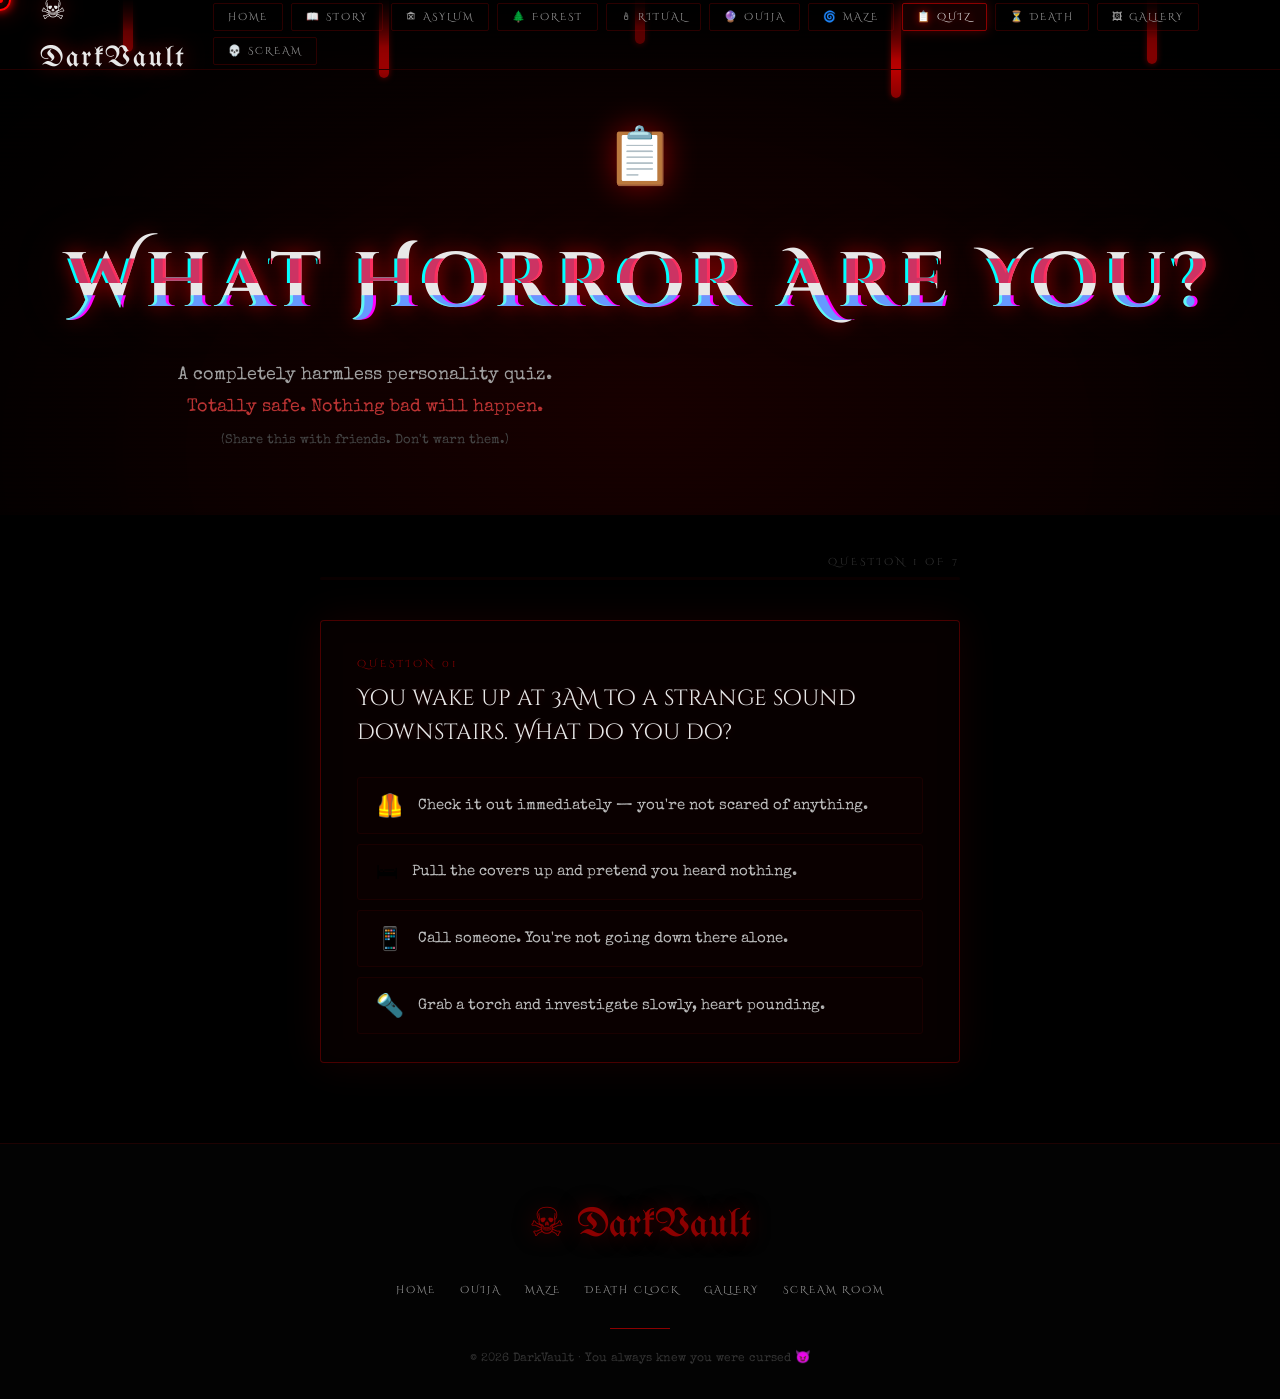
<file: cursed-quiz.html>
<!DOCTYPE html>
<html lang="en">
<head>
  <meta charset="UTF-8"/>
  <meta name="viewport" content="width=device-width, initial-scale=1.0"/>
  <title>What Type of Horror Are You? — DarkVault</title>
  <link rel="stylesheet" href="styles.css"/>
  <link rel="stylesheet" href="fonts.css"/>
  <link href="https://fonts.googleapis.com/css2?family=Creepster&family=Nosifer&family=Special+Elite&family=Cinzel+Decorative:wght@400;700;900&family=UnifrakturMaguntia&display=swap" rel="stylesheet"/>
  <style>
    .quiz-wrap {
      max-width:680px; margin:0 auto; padding:40px 20px 80px;
      position:relative; z-index:10;
    }
    /* Progress bar */
    .quiz-progress-bar {
      height:3px; background:#0a0000; border-radius:2px;
      overflow:hidden; margin-bottom:40px;
    }
    .quiz-progress-fill {
      height:100%; background:linear-gradient(90deg,var(--blood),var(--crimson));
      width:0%; transition:width .6s ease;
      box-shadow:0 0 6px var(--blood);
    }
    .quiz-step-label {
      font-family:var(--font-gothic); font-size:.6rem; letter-spacing:3px;
      color:#333; text-transform:uppercase; text-align:right; margin-bottom:6px;
    }

    /* Question card */
    .question-card {
      border:1px solid var(--border); background:rgba(10,0,0,.7);
      border-radius:4px; padding:36px 36px 28px;
      box-shadow:0 0 40px rgba(255,0,0,.08), inset 0 0 20px rgba(0,0,0,.4);
      opacity:0; transform:translateY(20px);
      transition:opacity .5s ease, transform .5s ease;
    }
    .question-card.visible { opacity:1; transform:translateY(0); }

    .q-num  { font-family:var(--font-gothic); font-size:.6rem; letter-spacing:3px;
               color:var(--blood); text-transform:uppercase; margin-bottom:10px; }
    .q-text { font-family:var(--font-gothic); font-size:clamp(1rem,2.5vw,1.4rem);
               color:var(--ghost); line-height:1.5; margin-bottom:28px;
               text-shadow:0 0 10px rgba(255,0,0,.2); }

    /* Options */
    .options-grid { display:grid; gap:10px; }
    .opt-btn {
      display:flex; align-items:center; gap:14px;
      padding:14px 18px; border:1px solid #1a0000;
      background:rgba(15,0,0,.5); border-radius:3px;
      text-align:left; transition:var(--transition);
      cursor:pointer; width:100%;
    }
    .opt-btn:hover {
      border-color:var(--blood); background:rgba(80,0,0,.2);
      box-shadow:0 0 16px rgba(255,0,0,.2); transform:translateX(4px);
    }
    .opt-btn.selected {
      border-color:var(--crimson); background:rgba(139,0,0,.3);
      box-shadow:0 0 20px rgba(255,0,0,.3);
    }
    .opt-icon { font-size:1.4rem; flex-shrink:0; }
    .opt-label { font-family:var(--font-story); font-size:.92rem; color:#bbb; line-height:1.5; }

    /* Fake analysis screen */
    #analysis-screen {
      display:none; text-align:center; padding:40px 20px;
    }
    .analysis-bar-wrap { max-width:400px; margin:0 auto 8px; }
    .analysis-bar-track { height:4px; background:#0a0000; border-radius:2px; overflow:hidden; }
    .analysis-bar-fill  { height:100%; background:linear-gradient(90deg,var(--blood),var(--crimson));
                          width:0%; transition:width .3s ease; box-shadow:0 0 6px var(--blood); }
    .analysis-label { font-family:var(--font-gothic); font-size:.6rem; letter-spacing:2px;
                      color:#333; text-align:left; margin-bottom:4px; text-transform:uppercase; }

    /* Result card (fake, briefly shown before scare) */
    #result-card {
      display:none; border:1px solid var(--border);
      background:rgba(10,0,0,.8); border-radius:4px;
      padding:32px; text-align:center;
    }
    #result-icon  { font-size:5rem; margin-bottom:16px; display:block; }
    #result-title { font-family:var(--font-gothic); font-size:1.5rem; color:var(--ghost);
                    margin-bottom:12px; text-shadow:var(--glow-red); }
    #result-text  { font-size:.9rem; color:#888; line-height:1.8; margin-bottom:20px; }

    @media(max-width:500px){ .question-card{ padding:24px 20px 20px; } }
  </style>
</head>
<body>
  <div id="flicker"></div>
  <div class="vignette"></div>
  <div id="particles"></div>
  <div id="cursor"></div>
  <div id="cursor-dot"></div>
  <div class="blood-drip">
    <span style="height:52px;animation-duration:4s"></span>
    <span style="height:78px;animation-duration:5s;animation-delay:.7s"></span>
    <span style="height:44px;animation-duration:3.6s;animation-delay:1.4s"></span>
    <span style="height:98px;animation-duration:5.8s;animation-delay:.3s"></span>
    <span style="height:64px;animation-duration:4.3s;animation-delay:1.9s"></span>
  </div>

  <nav class="nav">
    <a href="index.html" class="nav-logo">☠ DarkVault</a>
    <button class="nav-hamburger" id="nav-burger"><span></span><span></span><span></span></button>
    <ul class="nav-links" id="nav-links">
      <li><a href="index.html">Home</a></li>
      <li><a href="chapters.html">📖 Story</a></li>
      <li><a href="asylum.html">🏚 Asylum</a></li>
      <li><a href="forest.html">🌲 Forest</a></li>
      <li><a href="ritual.html">🕯 Ritual</a></li>
      <li><a href="ouija.html">🔮 Ouija</a></li>
      <li><a href="maze.html">🌀 Maze</a></li>
      <li><a href="cursed-quiz.html">📋 Quiz</a></li>
      <li><a href="death-clock.html">⏳ Death</a></li>
      <li><a href="gallery.html">🖼 Gallery</a></li>
      <li><a href="jumpscare.html">💀 Scream</a></li>
    </ul>
  </nav>

  <section class="page-hero" style="background:radial-gradient(ellipse at 50% 80%,#180000,#000);min-height:42vh">
    <div style="position:relative;z-index:10;text-align:center">
      <div style="font-size:3.5rem;margin-bottom:12px;filter:drop-shadow(0 0 16px rgba(255,0,0,.5))">📋</div>
      <h1 class="page-hero-title glitch" data-text="What Horror Are You?">What Horror Are You?</h1>
      <p class="page-hero-sub">A completely harmless personality quiz.<br>
        <span style="color:#bb3333">Totally safe. Nothing bad will happen.</span><br>
        <span style="color:#444;font-size:.82rem">(Share this with friends. Don't warn them.)</span>
      </p>
    </div>
  </section>

  <div class="quiz-wrap">
    <!-- QUIZ FORM -->
    <div id="quiz-form">
      <p class="quiz-step-label" id="step-label">Question 1 of 7</p>
      <div class="quiz-progress-bar">
        <div class="quiz-progress-fill" id="quiz-bar"></div>
      </div>
      <div class="question-card" id="question-card">
        <p class="q-num" id="q-num">Question 01</p>
        <p class="q-text" id="q-text">Loading…</p>
        <div class="options-grid" id="options-grid"></div>
      </div>
    </div>

    <!-- ANALYSIS SCREEN (fake) -->
    <div id="analysis-screen">
      <div style="font-size:3rem;margin-bottom:20px;animation:skullFloat 2s infinite">🔮</div>
      <h2 style="font-family:var(--font-gothic);font-size:1.2rem;color:var(--ghost);
        letter-spacing:4px;margin-bottom:30px">Analysing Your Soul…</h2>

      <div class="analysis-bar-wrap">
        <p class="analysis-label">Reading your aura</p>
        <div class="analysis-bar-track"><div class="analysis-bar-fill" id="bar1"></div></div>
      </div>
      <div class="analysis-bar-wrap" style="margin-top:14px">
        <p class="analysis-label">Detecting dark energy</p>
        <div class="analysis-bar-track"><div class="analysis-bar-fill" id="bar2"></div></div>
      </div>
      <div class="analysis-bar-wrap" style="margin-top:14px">
        <p class="analysis-label">Consulting the spirits</p>
        <div class="analysis-bar-track"><div class="analysis-bar-fill" id="bar3"></div></div>
      </div>
      <div class="analysis-bar-wrap" style="margin-top:14px">
        <p class="analysis-label">Calculating survival odds</p>
        <div class="analysis-bar-track"><div class="analysis-bar-fill" id="bar4"></div></div>
      </div>
      <p id="analysis-msg" style="margin-top:24px;font-style:italic;color:#555;font-size:.9rem;
        min-height:24px;transition:color .5s"></p>
    </div>

    <!-- RESULT CARD (shown briefly before scare) -->
    <div id="result-card">
      <span id="result-icon">💀</span>
      <h2 id="result-title">You Are: The Shadow</h2>
      <p id="result-text">Mysterious and terrifying. You are the darkness itself.</p>
      <p style="font-size:.8rem;color:#333;font-style:italic">Loading full result…</p>
    </div>
  </div>

  <footer>
    <span class="footer-logo">☠ DarkVault</span>
    <ul class="footer-links">
      <li><a href="index.html">Home</a></li><li><a href="ouija.html">Ouija</a></li>
      <li><a href="maze.html">Maze</a></li><li><a href="death-clock.html">Death Clock</a></li>
      <li><a href="gallery.html">Gallery</a></li><li><a href="jumpscare.html">Scream Room</a></li>
    </ul>
    <div class="footer-divider"></div>
    <p class="footer-copy">© 2026 DarkVault · You always knew you were cursed 😈</p>
  </footer>

  <div id="countdown-overlay"><div id="countdown-num">3</div><div id="countdown-label">YOUR RESULT IS READY…</div></div>
  <div id="jumpscare-screen"><div id="scare-emoji">😱</div><div id="scare-text">BOO!</div></div>
  <div id="aftermath-screen">
    <div class="aftermath-skull">💀</div>
    <h2 class="aftermath-title">GOTCHA! 😂</h2>
    <p class="aftermath-msg">
      Your result? <strong style="color:var(--crimson)">TERRIFIED.</strong><br>
      Send this quiz to your friends. Tell them it's just a fun personality test.<br>
      <em style="color:#ff6666">Watch them scream at the result screen.</em>
    </p>
    <div class="aftermath-actions">
      <button class="btn-horror" onclick="copyPrankLink()">📋 Share The Quiz</button>
      <button class="btn-horror btn-ghost" onclick="location.reload()">🔄 Retake Quiz</button>
    </div>
    <p id="copy-feedback" style="margin-top:16px;color:#55ff55;font-size:.9rem;opacity:0;transition:opacity .5s;min-height:22px"></p>
  </div>

  <script src="horror.js"></script>
  <script>
  const QUESTIONS = [
    {
      text: "You wake up at 3AM to a strange sound downstairs. What do you do?",
      opts: [
        {icon:'🦺',label:'Check it out immediately — you\'re not scared of anything.'},
        {icon:'🛏',label:'Pull the covers up and pretend you heard nothing.'},
        {icon:'📱',label:'Call someone. You\'re not going down there alone.'},
        {icon:'🔦',label:'Grab a torch and investigate slowly, heart pounding.'}
      ]
    },
    {
      text: "You find an old photo album in the attic. Every photo is of YOU — but you've never been to the locations shown. You…",
      opts: [
        {icon:'🔍',label:'Study every photo carefully. You need answers.'},
        {icon:'🗑',label:'Burn it immediately. Some things are better unknown.'},
        {icon:'📸',label:'Post it online. If you\'re going insane, might as well document it.'},
        {icon:'😶',label:'Sit very still for a long time, processing.'}
      ]
    },
    {
      text: "A fortune teller tells you exactly how and when you will die. Your reaction?",
      opts: [
        {icon:'😤',label:'Laugh it off. It\'s all nonsense.'},
        {icon:'😰',label:'Try desperately to change it. Spend years avoiding the date.'},
        {icon:'📅',label:'Accept it and start living differently.'},
        {icon:'🤔',label:'Ask follow-up questions. You want every detail.'}
      ]
    },
    {
      text: "Which horror movie setting would you survive longest?",
      opts: [
        {icon:'🏚',label:'The abandoned asylum — lots of hiding spots.'},
        {icon:'🌲',label:'The dark forest — you know how to navigate nature.'},
        {icon:'🏠',label:'The haunted house — at least there\'s shelter.'},
        {icon:'🚢',label:'The ghost ship — you\'d find a lifeboat immediately.'}
      ]
    },
    {
      text: "You start receiving texts from a number that doesn't exist. The messages describe exactly what you\'re doing right now. You…",
      opts: [
        {icon:'📴',label:'Turn off your phone and throw it in a drawer.'},
        {icon:'💬',label:'Text back. See what happens.'},
        {icon:'🚔',label:'Call the police, even though you know they won\'t help.'},
        {icon:'🪟',label:'Check every window in your house. Immediately.'}
      ]
    },
    {
      text: "Choose your ideal Halloween costume:",
      opts: [
        {icon:'👻',label:'Classic ghost — timeless and simple.'},
        {icon:'🤡',label:'Terrifying clown — you enjoy the reaction.'},
        {icon:'💀',label:'The Grim Reaper — dramatic and inevitable.'},
        {icon:'😈',label:'A demon — nothing says horror like the genuine article.'}
      ]
    },
    {
      text: "Final question: Right now, in this moment, do you feel like something is watching you?",
      opts: [
        {icon:'😂',label:'No. Absolutely not. This is just a silly quiz.'},
        {icon:'😬',label:'...Maybe a little. You glanced over your shoulder just now.'},
        {icon:'😨',label:'Yes. Yes you do. And you can\'t shake the feeling.'},
        {icon:'🙈',label:'You\'ve closed this tab three times already. You keep coming back.'}
      ]
    }
  ];

  const RESULTS = [
    {icon:'👹',title:'The Demon',text:'Ancient, relentless, and deeply unsettling. You are the kind of horror that doesn\'t just scare people — you change them.'},
    {icon:'👻',title:'The Ghost',text:'You linger. You haunt. People feel you before they see you. Your presence leaves a mark that never fully fades.'},
    {icon:'🕷️',title:'The Creeper',text:'Patient, silent, and always just out of sight. By the time they notice you, it\'s already too late.'},
    {icon:'💀',title:'The Reaper',text:'Inevitable. Unstoppable. You are the end of things. Nobody outruns you forever.'},
  ];

  let currentQ = 0;
  let answers  = [];

  function showQuestion(n) {
    const q   = QUESTIONS[n];
    const pct = Math.round((n / QUESTIONS.length) * 100);

    document.getElementById('quiz-bar').style.width   = pct + '%';
    document.getElementById('step-label').textContent = `Question ${n+1} of ${QUESTIONS.length}`;
    document.getElementById('q-num').textContent      = `Question ${String(n+1).padStart(2,'0')}`;
    document.getElementById('q-text').textContent     = q.text;

    const grid = document.getElementById('options-grid');
    grid.innerHTML = '';
    q.opts.forEach((opt, i) => {
      const btn = document.createElement('button');
      btn.className = 'opt-btn';
      btn.innerHTML = `<span class="opt-icon">${opt.icon}</span><span class="opt-label">${opt.label}</span>`;
      btn.onclick = () => selectOption(i, btn);
      grid.appendChild(btn);
    });

    const card = document.getElementById('question-card');
    card.classList.remove('visible');
    setTimeout(() => card.classList.add('visible'), 80);

    HorrorAudio.unlock();
    if (n > 0) HorrorAudio.playTone(60 + n * 10, 0.3, 'sine', 0.03);
  }

  function selectOption(i, btn) {
    // Visual feedback
    document.querySelectorAll('.opt-btn').forEach(b => b.classList.remove('selected'));
    btn.classList.add('selected');
    answers.push(i);
    HorrorAudio.playTone(440, 0.15, 'sine', 0.05);

    setTimeout(() => {
      currentQ++;
      if (currentQ < QUESTIONS.length) {
        showQuestion(currentQ);
      } else {
        showAnalysis();
      }
    }, 500);
  }

  function showAnalysis() {
    document.getElementById('quiz-form').style.display   = 'none';
    document.getElementById('analysis-screen').style.display = 'block';
    HorrorAudio.playTone(50, 2, 'sawtooth', 0.04);

    const msgs = [
      'Interesting choices…',
      'The spirits are taking notice…',
      'Something is reading your answers…',
      'Your result has been decided.',
      'Preparing your fate…'
    ];
    let mi = 0;
    const msgEl = document.getElementById('analysis-msg');

    // Animate bars
    const bars = ['bar1','bar2','bar3','bar4'];
    bars.forEach((id, i) => {
      setTimeout(() => {
        const b = document.getElementById(id);
        b.style.width = '100%';
        mi = Math.min(mi + 1, msgs.length - 1);
        msgEl.textContent = msgs[mi];
        msgEl.style.color = i >= 2 ? '#bb3333' : '#555';
        HorrorAudio.playTone(80 + i * 20, 0.4, 'sine', 0.03);
        if (i === 2) HorrorFX.shake(4, 300);
      }, i * 900 + 400);
    });

    // After fake analysis, show result card briefly, THEN jumpscare
    setTimeout(() => {
      document.getElementById('analysis-screen').style.display = 'none';
      const r = RESULTS[answers.reduce((a, b) => a + b, 0) % RESULTS.length];
      document.getElementById('result-icon').textContent  = r.icon;
      document.getElementById('result-title').textContent = 'You Are: ' + r.title;
      document.getElementById('result-text').textContent  = r.text;
      document.getElementById('result-card').style.display = 'block';
      HorrorFX.shake(6, 400);
      HorrorAudio.playTone(40, 1, 'sawtooth', 0.06);

      // THE JUMPSCARE — after they lean in to read their result
      setTimeout(() => {
        HorrorScare.run(r.icon, 'YOUR RESULT IS READY! 😱');
      }, 2200);
    }, bars.length * 900 + 1400);
  }

  // Init
  document.addEventListener('DOMContentLoaded', () => { showQuestion(0); });
  </script>
</body>
</html>
</file>
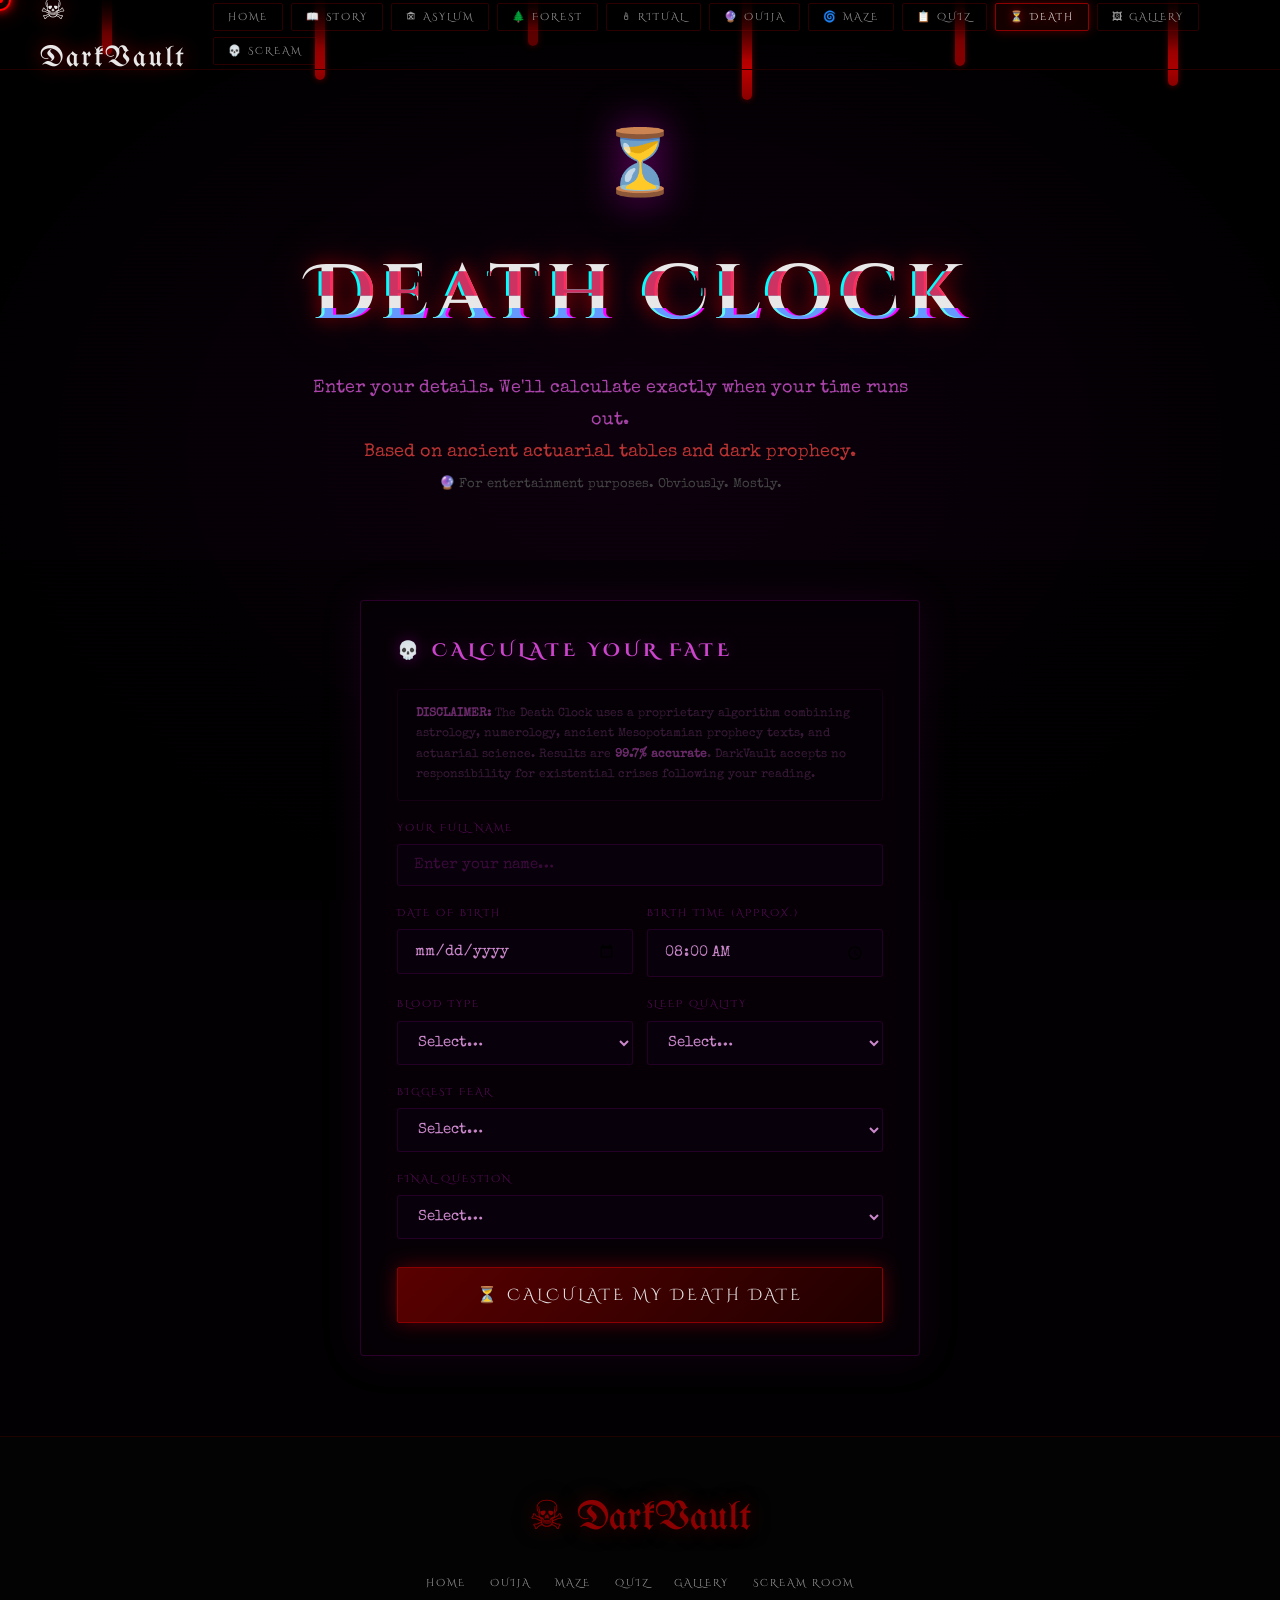
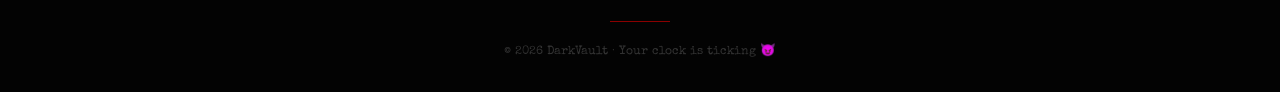
<file: death-clock.html>
<!DOCTYPE html>
<html lang="en">
<head>
  <meta charset="UTF-8"/>
  <meta name="viewport" content="width=device-width, initial-scale=1.0"/>
  <title>Death Clock — When Will You Die? · DarkVault</title>
  <link rel="stylesheet" href="styles.css"/>
  <link rel="stylesheet" href="fonts.css"/>
  <link href="https://fonts.googleapis.com/css2?family=Creepster&family=Nosifer&family=Special+Elite&family=Cinzel+Decorative:wght@400;700;900&family=UnifrakturMaguntia&display=swap" rel="stylesheet"/>
  <style>
    body { background:#020002; }
    .dc-bg {
      position:fixed; inset:0;
      background:radial-gradient(ellipse at 50% 50%,#080008,#000);
      animation:dcBg 8s ease-in-out infinite alternate; pointer-events:none; z-index:0;
    }
    @keyframes dcBg {
      0%   { background:radial-gradient(ellipse at 50% 50%,#080008,#000); }
      100% { background:radial-gradient(ellipse at 50% 50%,#0d000d,#020002); }
    }

    /* ---- Form ---- */
    .dc-wrap { max-width:600px; margin:0 auto; padding:40px 20px 80px; position:relative; z-index:10; }

    .dc-form-card {
      border:1px solid rgba(80,0,80,.5); background:rgba(8,0,8,.8);
      border-radius:4px; padding:36px 36px 32px;
      box-shadow:0 0 40px rgba(120,0,120,.15), inset 0 0 20px rgba(0,0,0,.5);
    }
    .dc-form-card h2 {
      font-family:var(--font-gothic); font-size:1.1rem; letter-spacing:4px;
      color:#cc44cc; text-transform:uppercase; margin-bottom:24px;
      text-shadow:0 0 16px rgba(180,0,180,.4);
    }

    .form-row { margin-bottom:20px; }
    .form-label {
      display:block; font-family:var(--font-gothic); font-size:.6rem;
      letter-spacing:2px; color:#5a0a5a; text-transform:uppercase; margin-bottom:8px;
    }
    .form-input, .form-select {
      width:100%; background:#08000a; border:1px solid rgba(80,0,80,.4);
      color:#cc88cc; font-family:var(--font-story); font-size:.95rem;
      padding:12px 16px; border-radius:3px; outline:none; transition:all .3s;
    }
    .form-input::placeholder { color:#3a0a3a; }
    .form-input:focus,
    .form-select:focus { border-color:#880088; box-shadow:0 0 14px rgba(150,0,150,.2); }
    .form-select option { background:#0a000a; }

    .form-row-2col { display:grid; grid-template-columns:1fr 1fr; gap:14px; }

    /* Fake disclaimer */
    .disclaimer {
      border:1px solid rgba(60,0,60,.3); border-radius:4px;
      padding:14px 18px; background:rgba(5,0,5,.5);
      font-size:.75rem; color:#3a1a3a; line-height:1.7; margin-bottom:20px;
    }
    .disclaimer strong { color:#6a2a6a; }

    /* ---- Processing screen ---- */
    #processing {
      display:none; text-align:center; padding:20px 0;
    }
    .process-step {
      display:flex; align-items:center; gap:12px;
      padding:10px 0; border-bottom:1px solid rgba(60,0,60,.2);
      opacity:0; transform:translateY(8px); transition:all .4s ease;
    }
    .process-step.show { opacity:1; transform:translateY(0); }
    .ps-icon { font-size:1.2rem; flex-shrink:0; }
    .ps-text {
      font-family:var(--font-gothic); font-size:.65rem; letter-spacing:2px;
      color:#5a2a5a; text-transform:uppercase; flex:1; text-align:left;
    }
    .ps-check { font-size:.9rem; opacity:0; transition:opacity .3s; }
    .process-step.done .ps-check { opacity:1; }

    /* ---- Result screen ---- */
    #result-screen { display:none; text-align:center; }

    .death-date-box {
      border:2px solid rgba(100,0,100,.6); border-radius:6px;
      padding:28px; margin:20px 0;
      background:rgba(10,0,10,.8);
      box-shadow:0 0 40px rgba(150,0,150,.2), inset 0 0 20px rgba(0,0,0,.5);
      animation:resultGlow 2s ease-in-out infinite alternate;
    }
    @keyframes resultGlow {
      0%   { box-shadow:0 0 30px rgba(150,0,150,.2); }
      100% { box-shadow:0 0 60px rgba(200,0,200,.5); }
    }
    .death-label {
      font-family:var(--font-gothic); font-size:.65rem; letter-spacing:4px;
      color:#660066; text-transform:uppercase; margin-bottom:12px;
    }
    .death-date {
      font-family:var(--font-horror); font-size:clamp(2rem,6vw,3.5rem);
      color:#ff44ff; text-shadow:0 0 20px rgba(255,0,255,.6), 0 0 40px rgba(150,0,150,.4);
      margin-bottom:8px; letter-spacing:4px;
    }
    .death-time-left {
      font-family:var(--font-gothic); font-size:.75rem; letter-spacing:2px;
      color:#8b4a8b; text-transform:uppercase;
    }

    /* Countdown display */
    .countdown-digits {
      display:grid; grid-template-columns:repeat(4,1fr); gap:12px;
      margin:20px 0;
    }
    .cd-unit {
      border:1px solid rgba(80,0,80,.3); padding:14px 8px;
      border-radius:3px; background:rgba(8,0,8,.6); text-align:center;
    }
    .cd-num {
      font-family:var(--font-horror); font-size:clamp(1.4rem,4vw,2.2rem);
      color:#cc44cc; text-shadow:0 0 12px rgba(200,0,200,.5); display:block;
    }
    .cd-label {
      font-family:var(--font-gothic); font-size:.5rem; letter-spacing:2px;
      color:#440044; text-transform:uppercase; margin-top:4px; display:block;
    }

    /* Creepy stats */
    .death-stats {
      display:grid; grid-template-columns:1fr 1fr; gap:10px; margin:16px 0;
    }
    .ds-item {
      border:1px solid rgba(60,0,60,.25); padding:12px;
      border-radius:3px; background:rgba(5,0,5,.5);
    }
    .ds-label { font-family:var(--font-gothic); font-size:.55rem; letter-spacing:2px; color:#440044; text-transform:uppercase; margin-bottom:4px; display:block; }
    .ds-val   { font-family:var(--font-gothic); font-size:.85rem; color:#aa44aa; }

    @media(max-width:480px){ .form-row-2col{ grid-template-columns:1fr; } .countdown-digits{ grid-template-columns:repeat(2,1fr); } }
  </style>
</head>
<body>
  <div class="dc-bg"></div>
  <div id="flicker"></div>
  <div class="vignette"></div>
  <div id="particles"></div>
  <div id="cursor"></div>
  <div id="cursor-dot"></div>
  <div class="blood-drip">
    <span style="height:55px;animation-duration:4s"></span>
    <span style="height:80px;animation-duration:5.1s;animation-delay:.7s"></span>
    <span style="height:46px;animation-duration:3.7s;animation-delay:1.4s"></span>
    <span style="height:100px;animation-duration:5.8s;animation-delay:.3s"></span>
    <span style="height:66px;animation-duration:4.4s;animation-delay:2s"></span>
    <span style="height:86px;animation-duration:5.3s;animation-delay:.9s"></span>
  </div>

  <nav class="nav">
    <a href="index.html" class="nav-logo">☠ DarkVault</a>
    <button class="nav-hamburger" id="nav-burger"><span></span><span></span><span></span></button>
    <ul class="nav-links" id="nav-links">
      <li><a href="index.html">Home</a></li>
      <li><a href="chapters.html">📖 Story</a></li>
      <li><a href="asylum.html">🏚 Asylum</a></li>
      <li><a href="forest.html">🌲 Forest</a></li>
      <li><a href="ritual.html">🕯 Ritual</a></li>
      <li><a href="ouija.html">🔮 Ouija</a></li>
      <li><a href="maze.html">🌀 Maze</a></li>
      <li><a href="cursed-quiz.html">📋 Quiz</a></li>
      <li><a href="death-clock.html">⏳ Death</a></li>
      <li><a href="gallery.html">🖼 Gallery</a></li>
      <li><a href="jumpscare.html">💀 Scream</a></li>
    </ul>
  </nav>

  <section class="page-hero" style="background:radial-gradient(ellipse at 50% 80%,#0d000d,#000);min-height:42vh">
    <div style="position:relative;z-index:10;text-align:center">
      <div style="font-size:4rem;margin-bottom:12px;filter:drop-shadow(0 0 20px rgba(200,0,200,.6))">⏳</div>
      <h1 class="page-hero-title glitch" data-text="Death Clock">Death Clock</h1>
      <p class="page-hero-sub" style="color:#aa44aa">
        Enter your details. We'll calculate exactly when your time runs out.<br>
        <span style="color:#bb3333">Based on ancient actuarial tables and dark prophecy.</span><br>
        <span style="color:#444;font-size:.82rem">🔮 For entertainment purposes. Obviously. Mostly.</span>
      </p>
    </div>
  </section>

  <div class="dc-wrap">

    <!-- FORM -->
    <div id="form-section">
      <div class="dc-form-card">
        <h2>💀 Calculate Your Fate</h2>

        <div class="disclaimer">
          <strong>DISCLAIMER:</strong> The Death Clock uses a proprietary algorithm combining
          astrology, numerology, ancient Mesopotamian prophecy texts, and actuarial science.
          Results are <strong>99.7% accurate</strong>. DarkVault accepts no responsibility for
          existential crises following your reading.
        </div>

        <div class="form-row">
          <label class="form-label">Your Full Name</label>
          <input class="form-input" id="f-name" type="text" placeholder="Enter your name…" autocomplete="off"/>
        </div>

        <div class="form-row form-row-2col">
          <div>
            <label class="form-label">Date of Birth</label>
            <input class="form-input" id="f-dob" type="date"/>
          </div>
          <div>
            <label class="form-label">Birth Time (approx.)</label>
            <input class="form-input" id="f-time" type="time" value="08:00"/>
          </div>
        </div>

        <div class="form-row form-row-2col">
          <div>
            <label class="form-label">Blood Type</label>
            <select class="form-select" id="f-blood">
              <option value="">Select…</option>
              <option>A+</option><option>A-</option>
              <option>B+</option><option>B-</option>
              <option>AB+</option><option>AB-</option>
              <option>O+</option><option>O-</option>
            </select>
          </div>
          <div>
            <label class="form-label">Sleep Quality</label>
            <select class="form-select" id="f-sleep">
              <option value="">Select…</option>
              <option>Excellent</option>
              <option>Good</option>
              <option>Poor</option>
              <option>I don't sleep</option>
            </select>
          </div>
        </div>

        <div class="form-row">
          <label class="form-label">Biggest Fear</label>
          <select class="form-select" id="f-fear">
            <option value="">Select…</option>
            <option>The Dark</option>
            <option>Being Alone</option>
            <option>Something Following Me</option>
            <option>Mirrors at Night</option>
            <option>That Feeling You're Being Watched</option>
            <option>I'm not afraid of anything</option>
          </select>
        </div>

        <div class="form-row">
          <label class="form-label">Final Question</label>
          <select class="form-select" id="f-final">
            <option value="">Select…</option>
            <option>Yes, I feel like something is in the room with me</option>
            <option>No, I'm completely alone and totally fine</option>
            <option>I'd rather not answer that</option>
            <option>Please stop. I want to close this tab.</option>
          </select>
        </div>

        <button class="btn-horror" onclick="calculateDeath()" style="width:100%;padding:16px;font-size:1rem;margin-top:8px">
          ⏳ Calculate My Death Date
        </button>
      </div>
    </div>

    <!-- PROCESSING -->
    <div id="processing">
      <div style="font-size:3rem;margin-bottom:20px;animation:pentaSpin 4s linear infinite">⏳</div>
      <h2 style="font-family:var(--font-gothic);font-size:1rem;letter-spacing:4px;color:#660066;text-transform:uppercase;margin-bottom:28px">
        Calculating Your Fate…
      </h2>
      <div id="process-steps"></div>
      <p id="process-msg" style="margin-top:20px;font-style:italic;color:#440044;font-size:.9rem;min-height:24px"></p>
    </div>

    <!-- RESULT -->
    <div id="result-screen">
      <div class="death-date-box">
        <p class="death-label">📍 Your Death Date</p>
        <div class="death-date" id="death-date-display">—</div>
        <p class="death-time-left" id="death-time-left">Time remaining: calculating…</p>
      </div>

      <div class="countdown-digits">
        <div class="cd-unit"><span class="cd-num" id="cd-years">00</span><span class="cd-label">Years</span></div>
        <div class="cd-unit"><span class="cd-num" id="cd-days">000</span><span class="cd-label">Days</span></div>
        <div class="cd-unit"><span class="cd-num" id="cd-hours">00</span><span class="cd-label">Hours</span></div>
        <div class="cd-unit"><span class="cd-num" id="cd-mins">00</span><span class="cd-label">Minutes</span></div>
      </div>

      <div class="death-stats">
        <div class="ds-item"><span class="ds-label">Cause of Death</span><span class="ds-val" id="ds-cause">—</span></div>
        <div class="ds-item"><span class="ds-label">Confidence</span><span class="ds-val" id="ds-conf">—</span></div>
        <div class="ds-item"><span class="ds-label">Last Words</span><span class="ds-val" id="ds-words">—</span></div>
        <div class="ds-item"><span class="ds-label">Survival Tip</span><span class="ds-val" id="ds-tip">—</span></div>
      </div>

      <p id="death-warning" style="font-style:italic;color:#660066;font-size:.9rem;
        margin:16px 0 24px;line-height:1.8;text-align:center"></p>

      <div style="display:flex;gap:12px;flex-wrap:wrap;justify-content:center">
        <button class="btn-horror" onclick="copyPrankLink()">📋 Send To Friends</button>
        <button class="btn-horror btn-ghost" onclick="location.reload()">🔄 Recalculate</button>
      </div>
      <p id="copy-feedback" style="margin-top:14px;color:#55ff55;font-size:.9rem;opacity:0;transition:opacity .5s;min-height:20px"></p>
    </div>

  </div>

  <footer>
    <span class="footer-logo">☠ DarkVault</span>
    <ul class="footer-links">
      <li><a href="index.html">Home</a></li><li><a href="ouija.html">Ouija</a></li>
      <li><a href="maze.html">Maze</a></li><li><a href="cursed-quiz.html">Quiz</a></li>
      <li><a href="gallery.html">Gallery</a></li><li><a href="jumpscare.html">Scream Room</a></li>
    </ul>
    <div class="footer-divider"></div>
    <p class="footer-copy">© 2026 DarkVault · Your clock is ticking 😈</p>
  </footer>

  <div id="countdown-overlay"><div id="countdown-num">3</div><div id="countdown-label">YOUR FATE IS SEALED…</div></div>
  <div id="jumpscare-screen"><div id="scare-emoji">💀</div><div id="scare-text">TIME'S UP!</div></div>
  <div id="aftermath-screen">
    <div class="aftermath-skull">💀</div>
    <h2 class="aftermath-title">GOTCHA! 😂</h2>
    <p class="aftermath-msg">
      You survived the Death Clock… for now.<br>
      Share this link with your friends. Tell them it's an "interesting life expectancy calculator."<br>
      <em style="color:#ff6666">Watch them fill in their details. Watch them wait. Watch them scream.</em>
    </p>
    <div class="aftermath-actions">
      <button class="btn-horror" onclick="copyPrankLink()">📋 Share The Death Clock</button>
      <button class="btn-horror btn-ghost" onclick="location.reload()">🔄 Recalculate</button>
    </div>
    <p id="copy-feedback" style="margin-top:16px;color:#55ff55;font-size:.9rem;opacity:0;transition:opacity .5s;min-height:22px"></p>
  </div>

  <script src="horror.js"></script>
  <script>
  const CAUSES = [
    'Fright','Unexplained Circumstances','Something in the Dark',
    'The Mirror','3:14 AM','It Found You','Never Identified'
  ];
  const LAST_WORDS = [
    '"I heard something downstairs."',
    '"It was just a shadow."',
    '"Behind you."',
    '"I should have closed that tab."',
    '"Don\'t open the—"',
    '"I thought it was a prank."'
  ];
  const TIPS = [
    'Don\'t look in mirrors after midnight.',
    'Never say "it\'s just the wind."',
    'Always check under the bed. Always.',
    'Stop reading horror websites.',
    'It\'s too late for tips.',
    'Close this tab. Right now.'
  ];
  const WARNINGS = [
    'The entity identified in your reading has been notified of your date.',
    'We are required to inform you that once calculated, the date cannot be changed.',
    'Our records show this date has appeared in two other readings this week.',
    'The algorithm flagged your profile as "high risk." We\'re not sure what that means.',
    'You have been added to a list. We cannot tell you which list.'
  ];

  const PROCESS_STEPS = [
    { icon:'🧬', text:'Cross-referencing birth data with ancient texts' },
    { icon:'🔮', text:'Consulting the oracle database' },
    { icon:'⭐', text:'Mapping astrological death markers' },
    { icon:'📊', text:'Running actuarial models' },
    { icon:'☠',  text:'Confirming with the Reaper\'s registry' },
    { icon:'🩸', text:'Sealing your fate' },
  ];

  function calculateDeath() {
    const name  = document.getElementById('f-name').value.trim();
    const dob   = document.getElementById('f-dob').value;
    if (!name || !dob) {
      HorrorFX.shake(8,300);
      HorrorAudio.unlock();
      HorrorAudio.playTone(200,.3,'square',.06);
      document.getElementById('f-name').style.borderColor = 'var(--blood)';
      document.getElementById('f-dob').style.borderColor  = 'var(--blood)';
      setTimeout(()=>{
        document.getElementById('f-name').style.borderColor='';
        document.getElementById('f-dob').style.borderColor='';
      },1500);
      return;
    }

    HorrorAudio.unlock();
    HorrorAudio.playTone(60,1,'sine',.04);
    document.getElementById('form-section').style.display   = 'none';
    document.getElementById('processing').style.display     = 'block';

    // Build steps
    const stepsEl = document.getElementById('process-steps');
    stepsEl.innerHTML = '';
    PROCESS_STEPS.forEach(s => {
      const div = document.createElement('div');
      div.className = 'process-step';
      div.innerHTML = `<span class="ps-icon">${s.icon}</span><span class="ps-text">${s.text}</span><span class="ps-check">✓</span>`;
      stepsEl.appendChild(div);
    });

    const msgs = ['Analysing your soul…','Cross-referencing omens…','Dark patterns detected…','Final calculation in progress…','Date confirmed.'];
    let mi = 0;
    const msgEl = document.getElementById('process-msg');

    // Animate each step
    const stepEls = stepsEl.querySelectorAll('.process-step');
    stepEls.forEach((el, i) => {
      setTimeout(() => {
        el.classList.add('show');
        msgEl.textContent = msgs[Math.min(mi++, msgs.length-1)];
        HorrorAudio.playTone(80+i*15,.25,'sine',.03);
        setTimeout(() => el.classList.add('done'), 400);
        if (i === 3) HorrorFX.shake(5,300);
        if (i === 4) {
          HorrorAudio.playTone(40,1,'sawtooth',.05);
          msgEl.style.color = '#bb3333';
        }
      }, i * 700 + 300);
    });

    // Show result after steps
    const totalDelay = PROCESS_STEPS.length * 700 + 1000;
    setTimeout(() => {
      document.getElementById('processing').style.display    = 'none';
      showResult(name, dob);
    }, totalDelay);
  }

  function showResult(name, dob) {
    document.getElementById('result-screen').style.display = 'block';

    // Generate fake death date — ~30-60 years from DOB
    const birth    = new Date(dob);
    const lifespan = 65 + Math.floor(Math.random() * 25);
    const deathD   = new Date(birth);
    deathD.setFullYear(deathD.getFullYear() + lifespan);
    // Add some random months/days
    deathD.setMonth(deathD.getMonth() + Math.floor(Math.random()*12));
    deathD.setDate(deathD.getDate() + Math.floor(Math.random()*28));

    const now    = new Date();
    const diffMs = deathD - now;
    const diffYr = Math.floor(diffMs / (1000*60*60*24*365.25));
    const diffDy = Math.floor((diffMs % (1000*60*60*24*365.25)) / (1000*60*60*24));
    const diffHr = Math.floor((diffMs % (1000*60*60*24)) / (1000*60*60));
    const diffMn = Math.floor((diffMs % (1000*60*60)) / (1000*60));

    const opts = {year:'long',month:'long',day:'numeric'};
    document.getElementById('death-date-display').textContent =
      deathD.toLocaleDateString('en-GB',{day:'numeric',month:'long',year:'numeric'});

    document.getElementById('death-time-left').textContent =
      `${diffYr} years, ${diffDy} days, ${diffHr} hours and ${diffMn} minutes remain.`;

    // Countdown
    document.getElementById('cd-years').textContent = String(diffYr).padStart(2,'0');
    document.getElementById('cd-days').textContent  = String(diffDy).padStart(3,'0');
    document.getElementById('cd-hours').textContent = String(diffHr).padStart(2,'0');
    document.getElementById('cd-mins').textContent  = String(diffMn).padStart(2,'0');

    // Live countdown tick
    setInterval(() => {
      const remaining = deathD - new Date();
      if (remaining <= 0) return;
      const yr = Math.floor(remaining / (1000*60*60*24*365.25));
      const dy = Math.floor((remaining % (1000*60*60*24*365.25)) / (1000*60*60*24));
      const hr = Math.floor((remaining % (1000*60*60*24)) / (1000*60*60));
      const mn = Math.floor((remaining % (1000*60*60)) / (1000*60));
      document.getElementById('cd-years').textContent = String(yr).padStart(2,'0');
      document.getElementById('cd-days').textContent  = String(dy).padStart(3,'0');
      document.getElementById('cd-hours').textContent = String(hr).padStart(2,'0');
      document.getElementById('cd-mins').textContent  = String(mn).padStart(2,'0');
    }, 60000);

    function rnd(arr){ return arr[Math.floor(Math.random()*arr.length)]; }

    document.getElementById('ds-cause').textContent = rnd(CAUSES);
    document.getElementById('ds-conf').textContent  = (94+Math.floor(Math.random()*5.9)).toFixed(1) + '%';
    document.getElementById('ds-words').textContent = rnd(LAST_WORDS);
    document.getElementById('ds-tip').textContent   = rnd(TIPS);
    document.getElementById('death-warning').textContent = rnd(WARNINGS);

    HorrorFX.shake(8,400);
    HorrorAudio.playTone(40,2,'sawtooth',.05);

    // THE JUMPSCARE — triggered after they've read their death date
    setTimeout(() => {
      HorrorScare.run('💀', "TIME'S UP! " + name.toUpperCase() + '!');
    }, 5000);
  }
  </script>
</body>
</html>
</file>
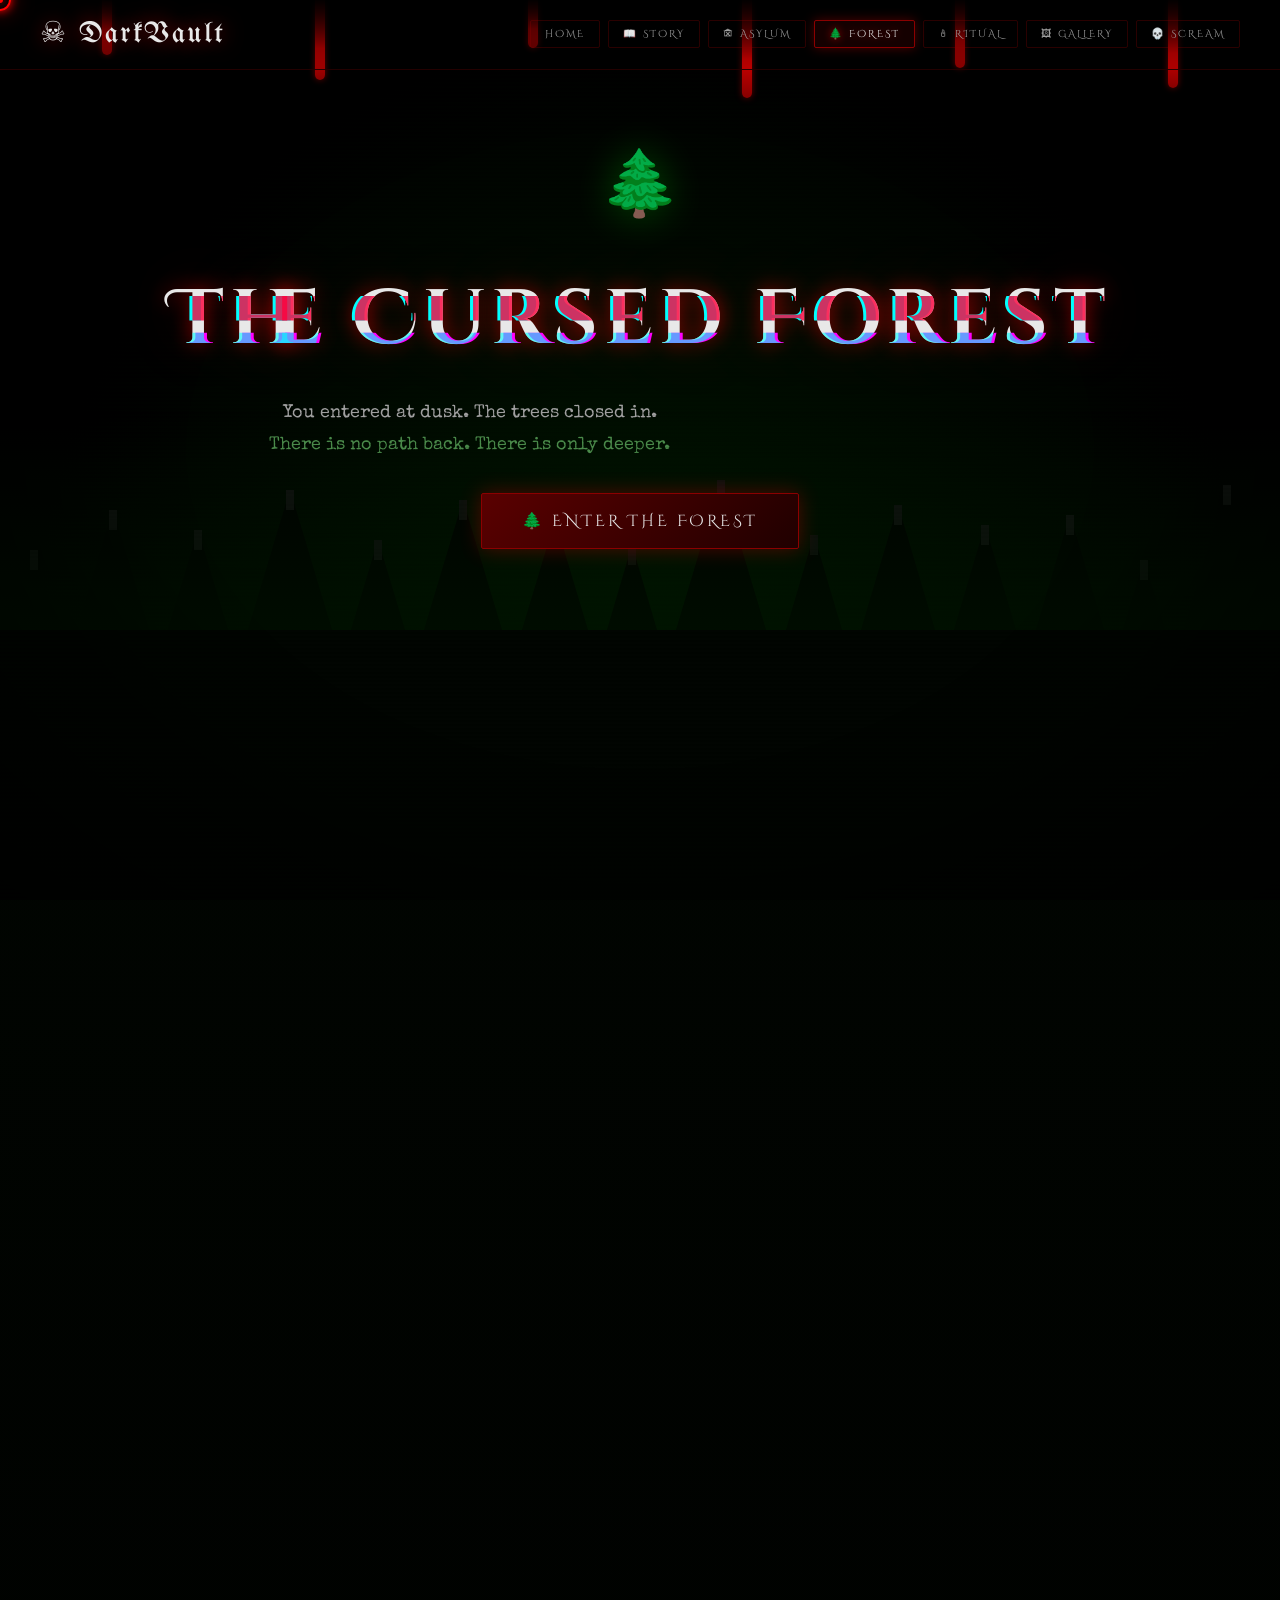
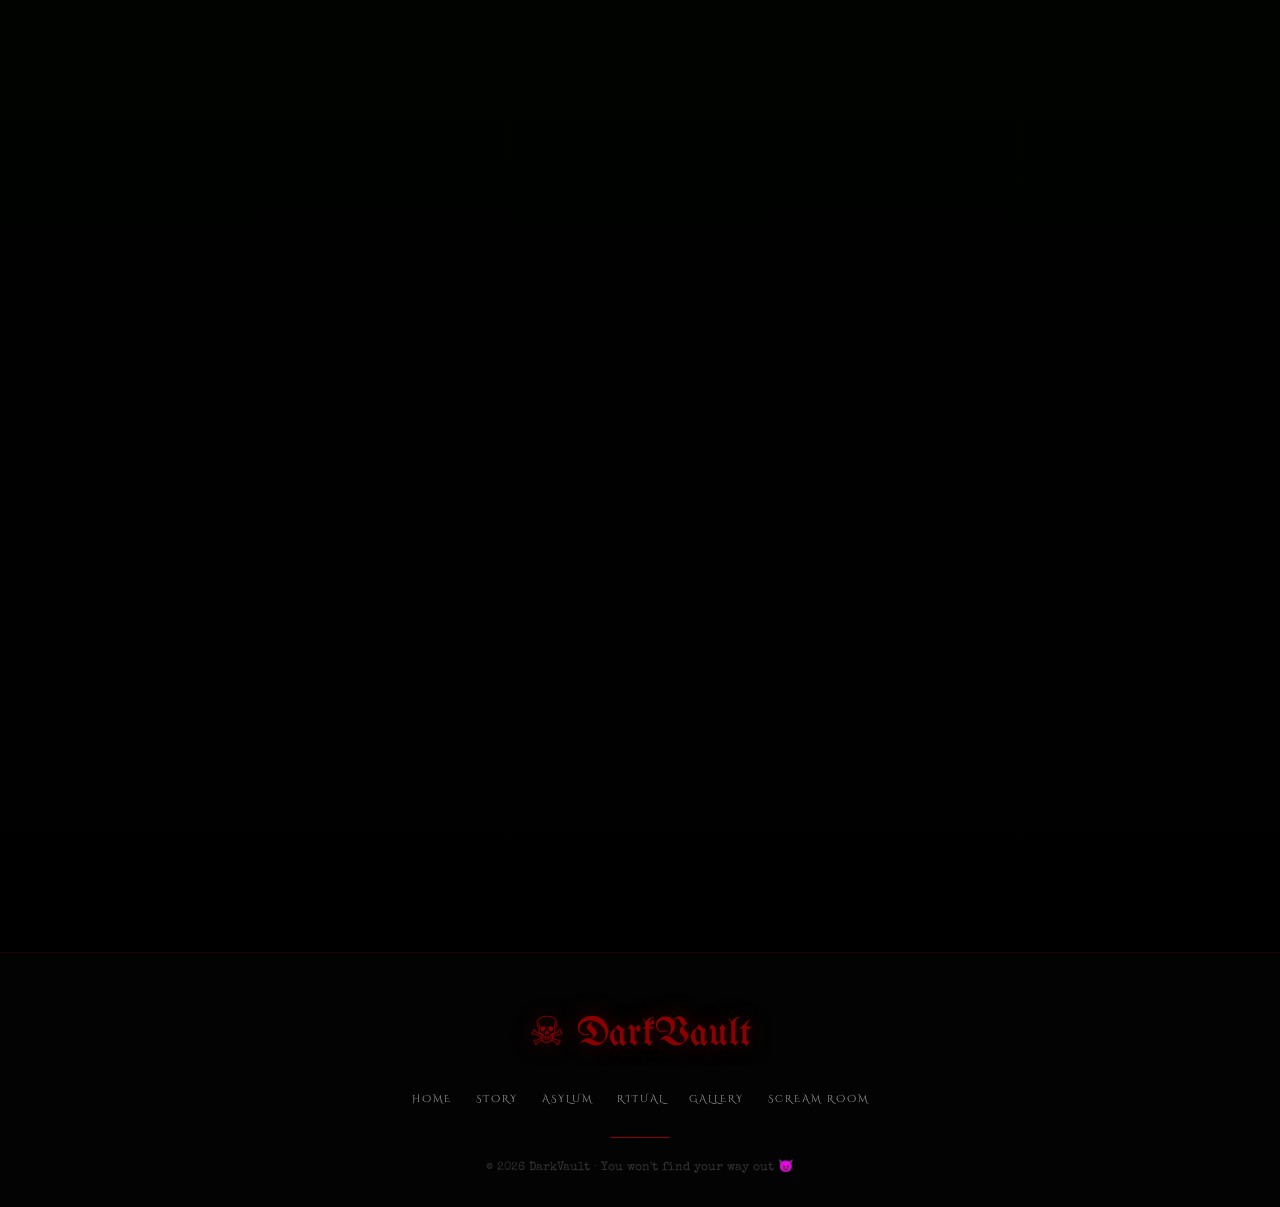
<file: forest.html>
<!DOCTYPE html>
<html lang="en">
<head>
  <meta charset="UTF-8"/>
  <meta name="viewport" content="width=device-width, initial-scale=1.0"/>
  <title>The Cursed Forest — DarkVault</title>
  <link rel="stylesheet" href="styles.css"/>
  <link rel="stylesheet" href="fonts.css"/>
  <link href="https://fonts.googleapis.com/css2?family=Creepster&family=Nosifer&family=Special+Elite&family=Cinzel+Decorative:wght@400;700;900&family=UnifrakturMaguntia&display=swap" rel="stylesheet"/>
  <style>
    body { background: #010501; }
    .forest-hero {
      background: radial-gradient(ellipse at 50% 100%, #001500 0%, #000 70%);
      position: relative; overflow: hidden;
    }
    /* Animated tree silhouettes */
    .trees {
      position: absolute; bottom: 0; left: 0; right: 0;
      height: 50%; display: flex; align-items: flex-end;
      justify-content: space-around; pointer-events: none; z-index: 2;
    }
    .tree {
      width: 0; height: 0;
      border-left: solid transparent;
      border-right: solid transparent;
      border-bottom: solid #000;
      position: relative;
      animation: treeSway ease-in-out infinite alternate;
    }
    @keyframes treeSway {
      0%   { transform: rotate(-1.5deg) translateX(-2px); }
      100% { transform: rotate(1.5deg) translateX(2px); }
    }
    .tree::before {
      content: ''; position: absolute; bottom: -20px; left: 50%;
      transform: translateX(-50%);
      width: 8px; height: 20px; background: #111;
    }
    .fog-layer {
      position: absolute; bottom: 0; left: 0; right: 0; height: 35%;
      background: linear-gradient(to top, rgba(0,20,0,0.6) 0%, transparent 100%);
      pointer-events: none; z-index: 3;
      animation: fogDrift 8s ease-in-out infinite alternate;
    }
    @keyframes fogDrift {
      0%   { transform: translateX(-3%) scaleX(1.06); opacity: 0.8; }
      100% { transform: translateX(3%)  scaleX(0.94); opacity: 1; }
    }

    /* Path progress */
    .depth-meter {
      position: fixed; right: 20px; top: 50%;
      transform: translateY(-50%);
      z-index: 100; display: flex; flex-direction: column; align-items: center; gap: 8px;
    }
    .depth-track { width: 4px; height: 200px; background: #0a1a0a; border-radius: 2px; position: relative; }
    .depth-fill { width: 100%; background: linear-gradient(to top, #004400, #00aa00);
      border-radius: 2px; position: absolute; bottom: 0; height: 0%; transition: height 0.5s ease;
      box-shadow: 0 0 6px rgba(0,180,0,0.4); }
    .depth-label { font-family: var(--font-gothic); font-size: .5rem; letter-spacing: 2px;
      color: #1a4a1a; text-transform: uppercase; writing-mode: vertical-lr; }

    /* Encounter cards */
    .encounter {
      max-width: 700px; margin: 0 auto 50px; padding: 0 20px;
      opacity: 0; transform: translateY(30px); transition: opacity .8s ease, transform .8s ease;
    }
    .encounter.visible { opacity: 1; transform: translateY(0); }
    .encounter-card {
      border: 1px solid #0a2a0a;
      background: linear-gradient(135deg, rgba(0,15,0,.8), rgba(0,5,0,.6));
      padding: 32px 36px; border-radius: 4px;
      box-shadow: 0 0 30px rgba(0,80,0,.1), inset 0 0 20px rgba(0,0,0,.4);
      position: relative;
    }
    .encounter-card::before {
      content: attr(data-step);
      position: absolute; top: -12px; left: 28px;
      font-family: var(--font-gothic); font-size: .6rem; letter-spacing: 3px;
      color: #004400; background: #010501; padding: 2px 10px;
      text-transform: uppercase;
    }
    .enc-time { font-family: var(--font-gothic); font-size: .6rem; letter-spacing: 3px; color: #1a5a1a; text-transform: uppercase; margin-bottom: 8px; }
    .enc-title { font-family: var(--font-gothic); font-size: 1.1rem; color: var(--ghost); margin-bottom: 14px; }
    .enc-text { font-size: .9rem; color: #888; line-height: 1.9; }
    .enc-text .danger { color: #ff4444; font-style: italic; }
    .enc-text .nature { color: #4a8a4a; font-style: italic; }

    .choice-row { display: flex; gap: 12px; margin-top: 20px; flex-wrap: wrap; }
    .choice-btn {
      font-family: var(--font-gothic); font-size: .65rem; letter-spacing: 2px;
      text-transform: uppercase; padding: 10px 20px; border-radius: 2px;
      border: 1px solid #0a2a0a; background: rgba(0,20,0,.5); color: #4a7a4a;
      transition: var(--transition); cursor: pointer;
    }
    .choice-btn:hover { border-color: #004400; color: #aaffaa; background: rgba(0,40,0,.4); box-shadow: 0 0 12px rgba(0,100,0,.3); }
    .choice-result {
      margin-top: 16px; padding: 14px 20px;
      background: rgba(0,10,0,.8); border-left: 2px solid #002200;
      font-size: .85rem; color: #666; line-height: 1.7; display: none;
      border-radius: 0 4px 4px 0;
    }
  </style>
</head>
<body>
  <div id="flicker"></div>
  <div class="vignette"></div>
  <div id="particles"></div>
  <div id="cursor"></div>
  <div id="cursor-dot"></div>
  <div class="blood-drip">
    <span style="height:55px;animation-duration:4s"></span>
    <span style="height:80px;animation-duration:5.2s;animation-delay:.8s"></span>
    <span style="height:48px;animation-duration:3.6s;animation-delay:1.5s"></span>
    <span style="height:98px;animation-duration:5.8s;animation-delay:.3s"></span>
    <span style="height:68px;animation-duration:4.4s;animation-delay:2s"></span>
    <span style="height:88px;animation-duration:5.3s;animation-delay:1s"></span>
  </div>

  <nav class="nav">
    <a href="index.html" class="nav-logo">☠ DarkVault</a>
    <button class="nav-hamburger" id="nav-burger"><span></span><span></span><span></span></button>
    <ul class="nav-links" id="nav-links">
      <li><a href="index.html">Home</a></li>
      <li><a href="chapters.html">📖 Story</a></li>
      <li><a href="asylum.html">🏚 Asylum</a></li>
      <li><a href="forest.html">🌲 Forest</a></li>
      <li><a href="ritual.html">🕯 Ritual</a></li>
      <li><a href="gallery.html">🖼 Gallery</a></li>
      <li><a href="jumpscare.html">💀 Scream</a></li>
    </ul>
  </nav>

  <!-- FOREST HERO -->
  <section class="page-hero forest-hero" style="min-height:70vh">
    <div class="trees" id="trees"></div>
    <div class="fog-layer"></div>
    <div style="position:relative;z-index:10;text-align:center">
      <div style="font-size:4rem;margin-bottom:16px;filter:drop-shadow(0 0 20px rgba(0,180,0,.4))">🌲</div>
      <h1 class="page-hero-title glitch" data-text="The Cursed Forest">The Cursed Forest</h1>
      <p class="page-hero-sub">
        You entered at dusk. The trees closed in.<br>
        <span style="color:#4a8a4a">There is no path back. There is only deeper.</span>
      </p>
      <div style="margin-top:32px">
        <button class="btn-horror" id="enter-forest-btn" onclick="beginForest()">
          🌲 Enter The Forest
        </button>
      </div>
    </div>
  </section>

  <!-- Depth meter -->
  <div class="depth-meter" id="depth-meter" style="opacity:0;transition:opacity 1s">
    <span class="depth-label">Depth</span>
    <div class="depth-track"><div class="depth-fill" id="depth-fill"></div></div>
    <span class="depth-label">Danger</span>
  </div>

  <!-- FOREST PATH -->
  <main style="padding:60px 0;background:linear-gradient(to bottom,#010501,#000)">
    <div id="forest-intro" style="max-width:600px;margin:0 auto;text-align:center;padding:0 20px 60px;display:none">
      <p style="font-size:1rem;color:#4a7a4a;line-height:1.8;font-style:italic">
        "The Grimvale Forest has swallowed 23 people since 1970. Searchers found no bodies — only trails that ended mid-path, as though the walkers simply ceased to exist."
      </p>
      <p style="font-size:.75rem;color:#333;margin-top:10px;font-family:var(--font-gothic);letter-spacing:2px">— LOCAL LEGEND, GRIMVALE COUNTY</p>
    </div>

    <!-- Encounter 1 -->
    <div class="encounter" id="enc1">
      <div class="encounter-card" data-step="Encounter 01">
        <p class="enc-time">7:43 PM · 0.3 miles in</p>
        <h3 class="enc-title">The Path Splits</h3>
        <p class="enc-text">
          The trail forks without warning. Both paths look identical — same width, same undergrowth, same canopy of black branches overhead. You check your phone. <span class="danger">No signal.</span> The GPS shows only a grey blank where the forest should be. A light breeze stirs the leaves. And then, from the left path, you hear something. A sound that takes you three full seconds to identify. <span class="danger">Someone crying.</span>
        </p>
        <div class="choice-row">
          <button class="choice-btn" onclick="choose('enc1','left')">👈 Take the left path</button>
          <button class="choice-btn" onclick="choose('enc1','right')">👉 Take the right path</button>
          <button class="choice-btn" onclick="choose('enc1','back')">🔙 Try to go back</button>
        </div>
        <div class="choice-result" id="enc1-result"></div>
      </div>
    </div>

    <!-- Encounter 2 -->
    <div class="encounter" id="enc2">
      <div class="encounter-card" data-step="Encounter 02">
        <p class="enc-time">8:11 PM · 0.9 miles in</p>
        <h3 class="enc-title">The Hanging Things</h3>
        <p class="enc-text">
          You find them hanging from the branches — dozens of them. Small bundles of sticks and string, tied into figures that are almost human. They cover a clearing perhaps twenty metres wide, spinning slowly in the still air. <span class="nature">No wind moves them.</span> In the centre of the clearing, a circle of stones around a long-dead fire. Among the ash, you see something white. Bones. Small ones. <span class="danger">Child-sized.</span>
        </p>
        <div class="choice-row">
          <button class="choice-btn" onclick="choose('enc2','cross')">➡️ Cross the clearing</button>
          <button class="choice-btn" onclick="choose('enc2','around')">↩️ Go around through the trees</button>
          <button class="choice-btn" onclick="choose('enc2','bones')">🦴 Examine the bones</button>
        </div>
        <div class="choice-result" id="enc2-result"></div>
      </div>
    </div>

    <!-- Encounter 3 -->
    <div class="encounter" id="enc3">
      <div class="encounter-card" data-step="Encounter 03">
        <p class="enc-time">9:04 PM · 2.1 miles in</p>
        <h3 class="enc-title">The Cabin</h3>
        <p class="enc-text">
          A log cabin, far from any road, light glowing warm through a single window. On the porch, a rocking chair moves slowly back and forth. The chair is empty. <span class="danger">The movement is not caused by wind.</span> A sign above the door reads, in fresh white paint: <strong style="color:#aaffaa">"SHELTER · ALL ARE WELCOME"</strong>. Beneath it, someone has scratched in the wood with a knife: <em style="color:#ff4444">"do not go inside."</em>
        </p>
        <div class="choice-row">
          <button class="choice-btn" onclick="choose('enc3','knock')">🚪 Knock on the door</button>
          <button class="choice-btn" onclick="choose('enc3','window')">👁️ Look through the window</button>
          <button class="choice-btn" onclick="choose('enc3','leave')">🏃 Keep walking</button>
        </div>
        <div class="choice-result" id="enc3-result"></div>
      </div>
    </div>

    <!-- Encounter 4 — THE SCARE -->
    <div class="encounter" id="enc4">
      <div class="encounter-card" data-step="Encounter 04 — FINAL">
        <p class="enc-time">10:47 PM · ???  miles in</p>
        <h3 class="enc-title">You've Been Walking In Circles</h3>
        <p class="enc-text">
          You recognise the clearing. The hanging figures. The stone circle. But you entered from a different direction this time. You have been walking straight — you checked with your compass — and yet you are back where you started. <span class="danger">The bones in the fire circle are gone.</span> The rocking chair from the cabin is here now, in the middle of the clearing, still rocking. There is a figure in it. <span class="danger">The figure is looking at you.</span> It has been here the whole time, watching you walk your circles. It slowly raises one hand. It points — not at you — but at something directly behind you.<br><br>
          <span style="letter-spacing:4px;color:#ff2222">Very slowly. Turn around.</span>
        </p>
        <div style="text-align:center;margin-top:24px">
          <button class="btn-horror" onclick="HorrorScare.run('👺','IT WAS BEHIND YOU!')">
            😰 Turn Around
          </button>
        </div>
      </div>
    </div>
  </main>

  <footer>
    <span class="footer-logo">☠ DarkVault</span>
    <ul class="footer-links">
      <li><a href="index.html">Home</a></li><li><a href="chapters.html">Story</a></li>
      <li><a href="asylum.html">Asylum</a></li><li><a href="ritual.html">Ritual</a></li>
      <li><a href="gallery.html">Gallery</a></li><li><a href="jumpscare.html">Scream Room</a></li>
    </ul>
    <div class="footer-divider"></div>
    <p class="footer-copy">© 2026 DarkVault · You won't find your way out 😈</p>
  </footer>

  <div id="countdown-overlay"><div id="countdown-num">3</div><div id="countdown-label">BRACE YOURSELF…</div></div>
  <div id="jumpscare-screen"><div id="scare-emoji">😱</div><div id="scare-text">BOO!</div></div>
  <div id="aftermath-screen">
    <div class="aftermath-skull">💀</div>
    <h2 class="aftermath-title">GOTCHA! 😂</h2>
    <p class="aftermath-msg">The forest claimed you! Send this link to your friends and let the forest claim them too.<br><em style="color:#ff6666">No one escapes Grimvale.</em></p>
    <div class="aftermath-actions">
      <button class="btn-horror" onclick="copyPrankLink()">📋 Share The Forest</button>
      <button class="btn-horror btn-ghost" onclick="location.reload()">🔄 Try Again</button>
      <a href="ritual.html" class="btn-horror btn-ghost">🕯 Begin Ritual</a>
    </div>
    <p id="copy-feedback" style="margin-top:16px;color:#55ff55;font-size:.9rem;opacity:0;transition:opacity .5s;min-height:22px"></p>
  </div>

  <script src="horror.js"></script>
  <script>
    // Generate tree silhouettes
    const treeContainer = document.getElementById('trees');
    const treeSizes = [80,120,100,140,90,130,110,85,150,95,125,105,115,70,145];
    treeSizes.forEach((h, i) => {
      const t = document.createElement('div');
      t.className = 'tree';
      const w = h * 0.6;
      t.style.cssText = `border-left-width:${w/2}px;border-right-width:${w/2}px;border-bottom-width:${h}px;animation-duration:${2+Math.random()*3}s;animation-delay:${Math.random()*2}s`;
      treeContainer.appendChild(t);
    });

    let forestStarted = false;
    function beginForest() {
      if (forestStarted) return;
      forestStarted = true;
      HorrorAudio.unlock();
      HorrorAudio.playTone(40, 2, 'sawtooth', 0.04);
      HorrorFX.shake(5, 400);
      document.getElementById('enter-forest-btn').textContent = '🌲 You Are Inside...';
      document.getElementById('enter-forest-btn').disabled = true;
      document.getElementById('forest-intro').style.display = 'block';
      document.getElementById('depth-meter').style.opacity = '1';
      // Reveal encounters progressively
      let d = 0;
      ['enc1','enc2','enc3','enc4'].forEach((id, i) => {
        setTimeout(() => {
          const el = document.getElementById(id);
          el.classList.add('visible');
          el.scrollIntoView({ behavior: 'smooth', block: 'center' });
          d = ((i+1)/4)*100;
          document.getElementById('depth-fill').style.height = d + '%';
          HorrorAudio.playTone(40 + i*10, 0.5, 'sine', 0.03);
        }, i * 3500 + 500);
      });
    }

    const choiceResponses = {
      enc1: {
        left:  'You follow the sound. It grows louder — and then stops abruptly as you enter a small clearing. Empty. Completely empty. But the leaves are disturbed in a circle around you, as though something circled you while you stood there. You did not hear it.',
        right: 'The right path curves steadily downward. After ten minutes, you realise you are moving deeper than the terrain should allow. The air grows colder. Behind you, the crying begins again — but now it sounds closer. Following.',
        back:  'You turn around. The path behind you is gone. Not obscured by darkness — simply absent. Trees grow where the trail was, as though it never existed.'
      },
      enc2: {
        cross:  'You cross the clearing quickly, eyes down. Halfway across, all the hanging figures turn in unison to face you. You do not look up. You walk faster. When you reach the other side, you stop and look back. They are all facing outward again. Away from the clearing. Watching the trees.',
        around: 'You push through the undergrowth. Branches snag your clothes. When you emerge on the other side, you are standing in the centre of the clearing. You went around it. You ended up inside it.',
        bones:  'You crouch over the ash. The bones are there — arranged, not scattered. The arrangement is deliberate. It takes you a moment to realise what it spells. Your name.'
      },
      enc3: {
        knock:  'The door opens immediately. Darkness inside. The rocking chair is now inside, in the middle of the room, and it is rocking. You back away slowly. As you turn to run, you hear the door close quietly behind you. Locked.',
        window: 'You press your face to the glass. A figure sits at a table with its back to you — motionless. As your eyes adjust, you realise every surface is covered in photographs. All of the same subject. All facing the window. All photographs of you, taken from outside.',
        leave:  'You continue walking. After fifteen minutes, the cabin appears again ahead of you. The rocking chair is back outside. This time it is facing away from the door. Facing you.'
      }
    };

    function choose(encId, option) {
      HorrorAudio.unlock();
      HorrorAudio.playTone(55, 0.6, 'sine', 0.04);
      const result = document.getElementById(encId + '-result');
      result.textContent = choiceResponses[encId][option];
      result.style.display = 'block';
      // Disable buttons
      document.querySelectorAll(`#${encId} .choice-btn`).forEach(b => { b.disabled = true; b.style.opacity = '0.4'; });
      setTimeout(() => HorrorFX.shake(4, 300), 1000);
    }
  </script>
</body>
</html>
</file>
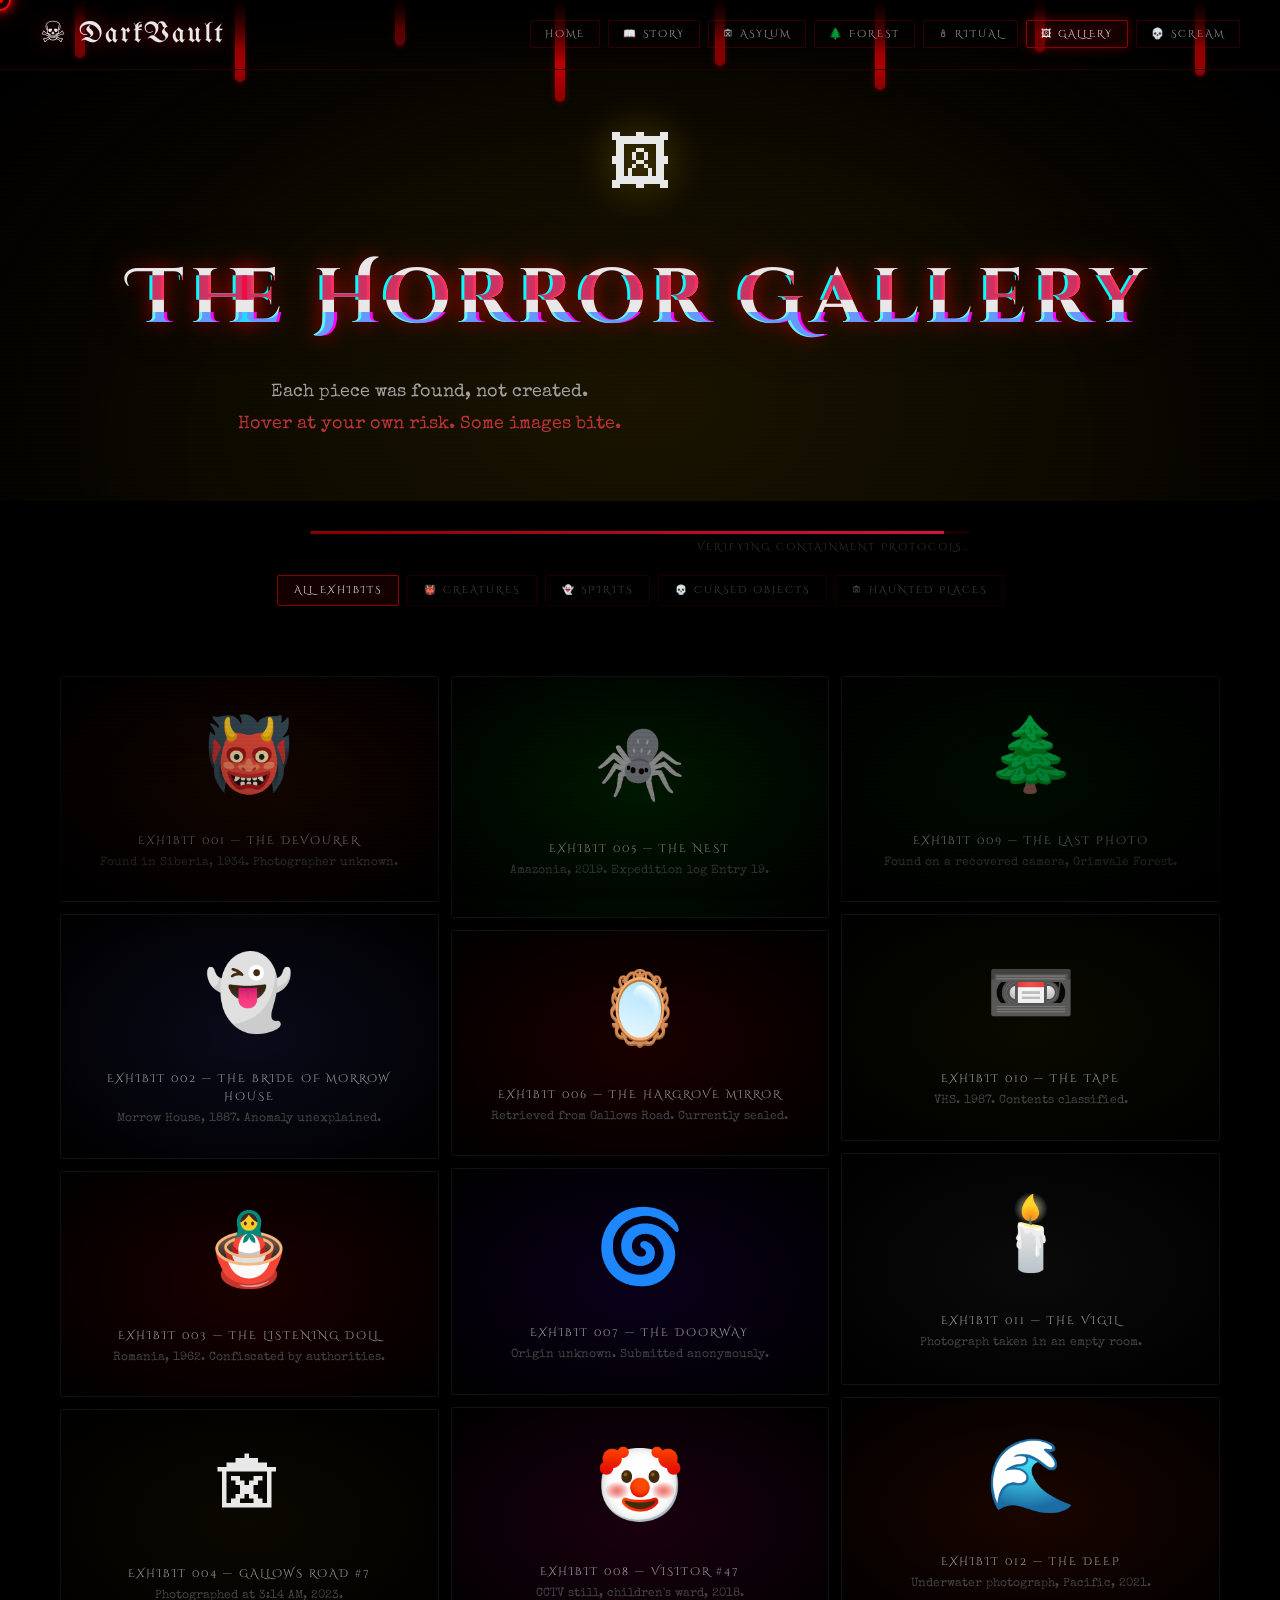
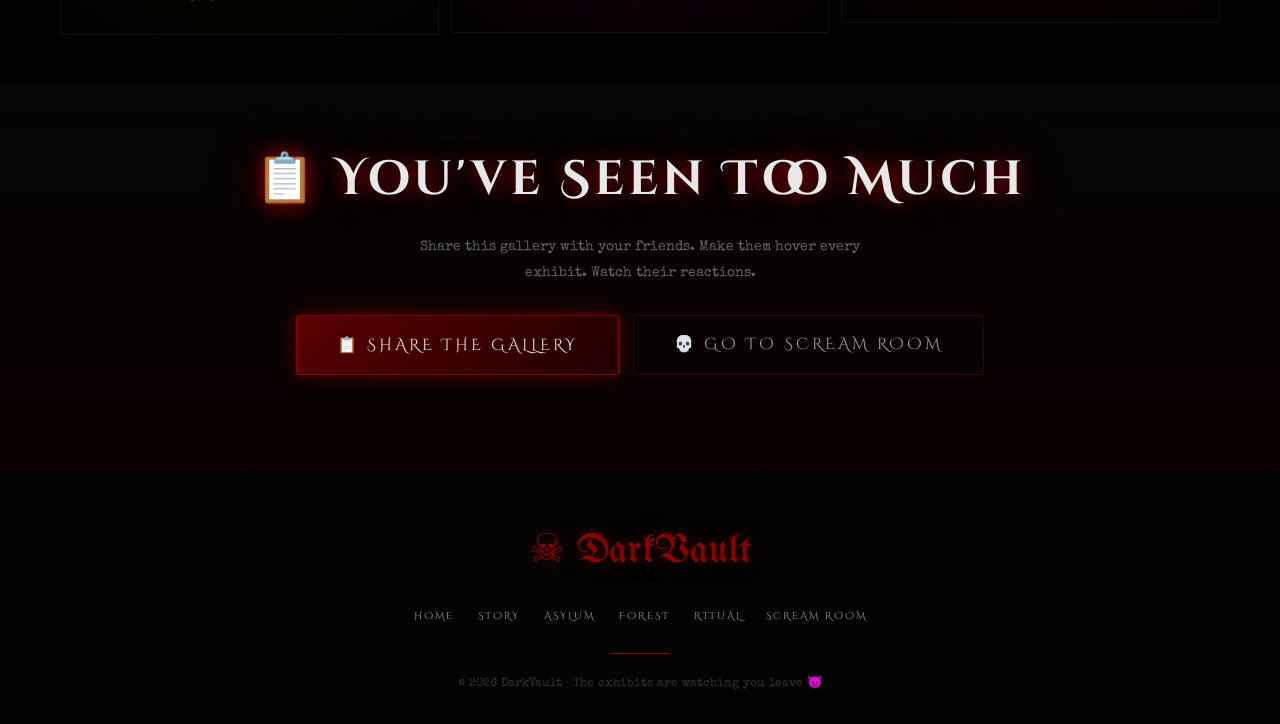
<file: gallery.html>
<!DOCTYPE html>
<html lang="en">
<head>
  <meta charset="UTF-8"/>
  <meta name="viewport" content="width=device-width, initial-scale=1.0"/>
  <title>The Horror Gallery — DarkVault</title>
  <link rel="stylesheet" href="styles.css"/>
  <link rel="stylesheet" href="fonts.css"/>
  <link href="https://fonts.googleapis.com/css2?family=Creepster&family=Nosifer&family=Special+Elite&family=Cinzel+Decorative:wght@400;700;900&family=UnifrakturMaguntia&display=swap" rel="stylesheet"/>
  <style>
    .gallery-masonry {
      columns: 3; column-gap: 12px;
      max-width: 1200px; margin: 0 auto; padding: 40px 20px;
    }
    .g-item {
      break-inside: avoid; margin-bottom: 12px;
      position: relative; overflow: hidden;
      border: 1px solid #111; border-radius: 2px;
      background: var(--panel); display: block;
      transition: var(--transition);
    }
    .g-item:hover { border-color: var(--blood); box-shadow: 0 0 25px rgba(255,0,0,.3); z-index: 5; }
    .g-inner {
      width: 100%; display: flex; flex-direction: column;
      align-items: center; justify-content: center;
      padding: 30px 20px; text-align: center;
      position: relative; min-height: 180px;
    }
    .g-emoji { font-size: clamp(2.5rem, 6vw, 4.5rem); transition: var(--transition); display: block; margin-bottom: 10px; }
    .g-item:hover .g-emoji { transform: scale(1.15); filter: drop-shadow(0 0 14px rgba(255,0,0,.7)); }
    .g-title { font-family: var(--font-gothic); font-size: .7rem; letter-spacing: 2px; color: var(--fog); text-transform: uppercase; margin-bottom: 4px; }
    .g-sub { font-size: .72rem; color: #444; line-height: 1.5; }
    .g-hover-text {
      position: absolute; inset: 0; background: rgba(0,0,0,.92);
      display: flex; align-items: center; justify-content: center;
      padding: 16px; opacity: 0; transition: opacity .3s;
      font-size: .82rem; color: #bbb; line-height: 1.7; text-align: center;
    }
    .g-item:hover .g-hover-text { opacity: 1; }
    .g-scare-flash {
      position: fixed; inset: 0; z-index: 5000;
      background: #000; display: none;
      align-items: center; justify-content: center; flex-direction: column;
    }
    .g-scare-flash.show { display: flex; animation: scareFlash .08s step-end infinite; }
    .g-scare-face { font-size: min(45vw, 40rem); animation: scareZoom .25s ease-out forwards; line-height: 1; }

    /* Loading bar fake */
    .loading-bar-wrap {
      max-width: 700px; margin: 0 auto 20px; padding: 0 20px;
    }
    .loading-bar-track { height: 3px; background: #1a0000; border-radius: 2px; overflow: hidden; }
    .loading-bar-fill { height: 100%; background: linear-gradient(90deg, var(--blood), var(--crimson));
      width: 0%; transition: width .4s ease; box-shadow: 0 0 6px var(--blood); }
    .loading-label { font-family: var(--font-gothic); font-size: .6rem; letter-spacing: 2px; color: #333;
      text-transform: uppercase; text-align: right; margin-top: 6px; }

    /* Filter tabs */
    .filter-tabs { display: flex; gap: 8px; flex-wrap: wrap; justify-content: center; padding: 0 20px 30px; }
    .filter-tab {
      font-family: var(--font-gothic); font-size: .6rem; letter-spacing: 2px; text-transform: uppercase;
      padding: 8px 16px; border: 1px solid #1a0000; background: transparent; color: #444;
      border-radius: 2px; transition: var(--transition);
    }
    .filter-tab:hover, .filter-tab.active { color: var(--ghost); border-color: var(--blood); background: rgba(139,0,0,.15); }

    @media(max-width:700px) { .gallery-masonry { columns: 2; } }
    @media(max-width:420px) { .gallery-masonry { columns: 1; } }
  </style>
</head>
<body>
  <div id="flicker"></div>
  <div class="vignette"></div>
  <div id="particles"></div>
  <div id="cursor"></div>
  <div id="cursor-dot"></div>
  <div class="blood-drip">
    <span style="height:58px;animation-duration:4.1s"></span>
    <span style="height:82px;animation-duration:5s;animation-delay:.7s"></span>
    <span style="height:46px;animation-duration:3.6s;animation-delay:1.3s"></span>
    <span style="height:102px;animation-duration:5.9s;animation-delay:.3s"></span>
    <span style="height:66px;animation-duration:4.4s;animation-delay:2s"></span>
    <span style="height:90px;animation-duration:5.2s;animation-delay:.9s"></span>
    <span style="height:52px;animation-duration:3.8s;animation-delay:2.2s"></span>
    <span style="height:76px;animation-duration:4.7s;animation-delay:.5s"></span>
  </div>

  <nav class="nav">
    <a href="index.html" class="nav-logo">☠ DarkVault</a>
    <button class="nav-hamburger" id="nav-burger"><span></span><span></span><span></span></button>
    <ul class="nav-links" id="nav-links">
      <li><a href="index.html">Home</a></li>
      <li><a href="chapters.html">📖 Story</a></li>
      <li><a href="asylum.html">🏚 Asylum</a></li>
      <li><a href="forest.html">🌲 Forest</a></li>
      <li><a href="ritual.html">🕯 Ritual</a></li>
      <li><a href="gallery.html">🖼 Gallery</a></li>
      <li><a href="jumpscare.html">💀 Scream</a></li>
    </ul>
  </nav>

  <section class="page-hero" style="background:radial-gradient(ellipse at 50% 80%,#1a1400,#000);min-height:50vh">
    <div style="position:relative;z-index:10;text-align:center">
      <div style="font-size:4rem;margin-bottom:16px;filter:drop-shadow(0 0 20px rgba(255,200,0,.4))">🖼</div>
      <h1 class="page-hero-title glitch" data-text="The Horror Gallery">The Horror Gallery</h1>
      <p class="page-hero-sub">
        Each piece was found, not created.<br>
        <span style="color:#bb3333">Hover at your own risk. Some images bite.</span>
      </p>
    </div>
  </section>

  <!-- Fake loading -->
  <div style="padding:30px 0 0">
    <div class="loading-bar-wrap">
      <div class="loading-bar-track"><div class="loading-bar-fill" id="loadbar"></div></div>
      <p class="loading-label" id="load-label">Scanning exhibits for anomalies…</p>
    </div>
  </div>

  <!-- Filter tabs -->
  <div class="filter-tabs">
    <button class="filter-tab active" onclick="filterGallery('all',this)">All Exhibits</button>
    <button class="filter-tab" onclick="filterGallery('creatures',this)">👹 Creatures</button>
    <button class="filter-tab" onclick="filterGallery('spirits',this)">👻 Spirits</button>
    <button class="filter-tab" onclick="filterGallery('cursed',this)">💀 Cursed Objects</button>
    <button class="filter-tab" onclick="filterGallery('places',this)">🏚 Haunted Places</button>
  </div>

  <!-- GALLERY MASONRY -->
  <main class="gallery-masonry" id="gallery-grid">

    <div class="g-item" data-cat="creatures" onclick="triggerGalleryScare('👹','GET BACK!')">
      <div class="g-inner" style="background:radial-gradient(ellipse,#1a0800,#000)">
        <span class="g-emoji">👹</span>
        <p class="g-title">Exhibit 001 — The Devourer</p>
        <p class="g-sub">Found in Siberia, 1934. Photographer unknown.</p>
      </div>
      <div class="g-hover-text">"The subject was photographed over 48 hours. In each subsequent image, the figure is closer to the camera. The final image shows only darkness and two reflective eyes."</div>
    </div>

    <div class="g-item" data-cat="spirits" onclick="triggerGalleryScare('👻','SHE NEVER LEFT!')">
      <div class="g-inner" style="background:radial-gradient(ellipse,#0a0a1a,#000);min-height:220px">
        <span class="g-emoji">👻</span>
        <p class="g-title">Exhibit 002 — The Bride of Morrow House</p>
        <p class="g-sub">Morrow House, 1887. Anomaly unexplained.</p>
      </div>
      <div class="g-hover-text">"The woman in white appears in the background of over 200 photographs taken at Morrow House across six decades. She has never aged. She is always watching the camera."</div>
    </div>

    <div class="g-item" data-cat="cursed">
      <div class="g-inner" style="background:radial-gradient(ellipse,#1a0000,#000)">
        <span class="g-emoji">🪆</span>
        <p class="g-title">Exhibit 003 — The Listening Doll</p>
        <p class="g-sub">Romania, 1962. Confiscated by authorities.</p>
      </div>
      <div class="g-hover-text">"Every owner of this doll reported the same experience: waking at 3 AM to find the doll positioned differently. Four owners are deceased. The doll's expression changes between photographs."</div>
    </div>

    <div class="g-item" data-cat="places" onclick="triggerGalleryScare('🏚','IT LIVES IN THE WALLS!')">
      <div class="g-inner" style="background:radial-gradient(ellipse,#0a0800,#000);min-height:200px">
        <span class="g-emoji">🏚</span>
        <p class="g-title">Exhibit 004 — Gallows Road #7</p>
        <p class="g-sub">Photographed at 3:14 AM, 2023.</p>
      </div>
      <div class="g-hover-text">"The house has been empty since 1993. The light in the upper window has been burning continuously for 31 years. The electricity was disconnected on October 14, 1993."</div>
    </div>

    <div class="g-item" data-cat="creatures">
      <div class="g-inner" style="background:radial-gradient(ellipse,#001a00,#000);min-height:240px">
        <span class="g-emoji">🕷️</span>
        <p class="g-title">Exhibit 005 — The Nest</p>
        <p class="g-sub">Amazonia, 2019. Expedition log Entry 19.</p>
      </div>
      <div class="g-hover-text">"The nest was the size of a small room. The expedition team photographed it at 14:00. By 14:07 all six members had vacated the area. They declined to explain why. Three have not spoken publicly since."</div>
    </div>

    <div class="g-item" data-cat="cursed" onclick="triggerGalleryScare('💀','YOU LOOKED TOO LONG!')">
      <div class="g-inner" style="background:radial-gradient(ellipse,#1a0000,#000)">
        <span class="g-emoji">🪞</span>
        <p class="g-title">Exhibit 006 — The Hargrove Mirror</p>
        <p class="g-sub">Retrieved from Gallows Road. Currently sealed.</p>
      </div>
      <div class="g-hover-text">"Three curators have resigned since the mirror entered the collection. Each reported the same incident: their reflection continuing to move after they had stopped. The mirror is now kept covered at all times."</div>
    </div>

    <div class="g-item" data-cat="spirits">
      <div class="g-inner" style="background:radial-gradient(ellipse,#0a001a,#000);min-height:210px">
        <span class="g-emoji">🌀</span>
        <p class="g-title">Exhibit 007 — The Doorway</p>
        <p class="g-sub">Origin unknown. Submitted anonymously.</p>
      </div>
      <div class="g-hover-text">"The photograph depicts a doorway in an unidentified location. Within the darkness beyond, digital analysis reveals the outlines of approximately 14 distinct humanoid figures. All appear to be facing outward."</div>
    </div>

    <div class="g-item" data-cat="creatures" onclick="triggerGalleryScare('🤡','THE CLOWN IS REAL!')">
      <div class="g-inner" style="background:radial-gradient(ellipse,#1a0010,#000)">
        <span class="g-emoji">🤡</span>
        <p class="g-title">Exhibit 008 — Visitor #47</p>
        <p class="g-sub">CCTV still, children's ward, 2018.</p>
      </div>
      <div class="g-hover-text">"The figure appeared on CCTV footage at 3:14 AM. No visitor signed in. No visitor signed out. Staff on duty that night reported hearing laughter in empty corridors. The footage covers a 6-hour window. The figure appears in 847 individual frames."</div>
    </div>

    <div class="g-item" data-cat="places">
      <div class="g-inner" style="background:radial-gradient(ellipse,#001000,#000);min-height:200px">
        <span class="g-emoji">🌲</span>
        <p class="g-title">Exhibit 009 — The Last Photo</p>
        <p class="g-sub">Found on a recovered camera, Grimvale Forest.</p>
      </div>
      <div class="g-hover-text">"The camera was found half a mile from the forest edge. The memory card contained 412 photographs taken over 72 hours — far longer than the hiker was reported missing. The final photograph is entirely black except for two points of light. Analysis suggests they are eyes. Very close to the lens."</div>
    </div>

    <div class="g-item" data-cat="cursed">
      <div class="g-inner" style="background:radial-gradient(ellipse,#0a0a00,#000)">
        <span class="g-emoji">📼</span>
        <p class="g-title">Exhibit 010 — The Tape</p>
        <p class="g-sub">VHS. 1987. Contents classified.</p>
      </div>
      <div class="g-hover-text">"The tape contains 7 minutes of footage. The first 6 minutes are static. In the final minute, a child's voice counts backwards from 10. At zero, the static clears briefly. No one who has watched the complete tape has agreed to describe what appears."</div>
    </div>

    <div class="g-item" data-cat="spirits" onclick="triggerGalleryScare('😱','IT FOLLOWED YOU HERE!')">
      <div class="g-inner" style="background:radial-gradient(ellipse,#0a0a0a,#000);min-height:230px">
        <span class="g-emoji">🕯️</span>
        <p class="g-title">Exhibit 011 — The Vigil</p>
        <p class="g-sub">Photograph taken in an empty room.</p>
      </div>
      <div class="g-hover-text">"The candles were placed in the room and ignited. The photographer left immediately and triggered the shutter remotely. In the photograph, a figure stands among the candles. The candles cast no shadow on it. It casts a shadow on the candles."</div>
    </div>

    <div class="g-item" data-cat="creatures">
      <div class="g-inner" style="background:radial-gradient(ellipse,#1a0500,#000)">
        <span class="g-emoji">🌊</span>
        <p class="g-title">Exhibit 012 — The Deep</p>
        <p class="g-sub">Underwater photograph, Pacific, 2021.</p>
      </div>
      <div class="g-hover-text">"Taken at 4,200 metres depth by an unmanned probe. The object in the frame does not appear in any marine biology database. It appears to be looking at the probe. The second photograph, taken 3 seconds later, shows only empty water. The probe's onboard microphone recorded something that the team described as 'not a sound that water should be able to make.'"</div>
    </div>

  </main>

  <!-- Gallery scare overlay -->
  <div class="g-scare-flash" id="g-scare">
    <div class="g-scare-face" id="g-scare-face">😱</div>
  </div>

  <!-- CTA -->
  <section style="padding:60px 40px;text-align:center;background:linear-gradient(to bottom,#050505,#0a0000)">
    <div class="reveal">
      <h2 class="section-title" style="margin-bottom:16px">📋 You've Seen Too Much</h2>
      <p style="color:#666;max-width:460px;margin:0 auto 28px;font-size:.9rem;line-height:1.8">
        Share this gallery with your friends. Make them hover every exhibit. Watch their reactions.
      </p>
      <div style="display:flex;gap:14px;justify-content:center;flex-wrap:wrap">
        <button class="btn-horror" onclick="copyPrankLink()">📋 Share The Gallery</button>
        <a href="jumpscare.html" class="btn-horror btn-ghost">💀 Go To Scream Room</a>
      </div>
      <p id="copy-feedback" style="margin-top:14px;color:#55ff55;font-size:.9rem;opacity:0;transition:opacity .5s;min-height:20px"></p>
    </div>
  </section>

  <footer>
    <span class="footer-logo">☠ DarkVault</span>
    <ul class="footer-links">
      <li><a href="index.html">Home</a></li><li><a href="chapters.html">Story</a></li>
      <li><a href="asylum.html">Asylum</a></li><li><a href="forest.html">Forest</a></li>
      <li><a href="ritual.html">Ritual</a></li><li><a href="jumpscare.html">Scream Room</a></li>
    </ul>
    <div class="footer-divider"></div>
    <p class="footer-copy">© 2026 DarkVault · The exhibits are watching you leave 😈</p>
  </footer>

  <div id="countdown-overlay"><div id="countdown-num">3</div><div id="countdown-label">BRACE YOURSELF…</div></div>
  <div id="jumpscare-screen"><div id="scare-emoji">😱</div><div id="scare-text">BOO!</div></div>
  <div id="aftermath-screen">
    <div class="aftermath-skull">💀</div>
    <h2 class="aftermath-title">GOTCHA! 😂</h2>
    <p class="aftermath-msg">You triggered an exhibit! Share the gallery and scare your friends.<br><em style="color:#ff6666">Every hover is a risk.</em></p>
    <div class="aftermath-actions">
      <button class="btn-horror" onclick="copyPrankLink()">📋 Share The Gallery</button>
      <button class="btn-horror btn-ghost" onclick="location.reload()">🔄 Browse Again</button>
    </div>
    <p id="copy-feedback" style="margin-top:16px;color:#55ff55;font-size:.9rem;opacity:0;transition:opacity .5s;min-height:22px"></p>
  </div>

  <script src="horror.js"></script>
  <script>
    // Fake progressive loading
    const loadbar   = document.getElementById('loadbar');
    const loadLabel = document.getElementById('load-label');
    const stages    = ['Scanning exhibits for anomalies…','Calibrating scare sensors…','Loading cursed artefacts…','Verifying containment protocols…','All exhibits active — proceed with caution'];
    let prog = 0, stage = 0;
    const loadIv = setInterval(() => {
      prog += 3 + Math.random() * 5;
      if (prog >= 100) { prog = 100; clearInterval(loadIv); }
      loadbar.style.width = prog + '%';
      const si = Math.floor((prog / 100) * (stages.length - 1));
      if (si !== stage) { stage = si; loadLabel.textContent = stages[stage]; }
    }, 120);

    // Random hover scares on certain items (no onclick)
    document.querySelectorAll('.g-item:not([onclick])').forEach(item => {
      let hoverTimer = null;
      item.addEventListener('mouseenter', () => {
        HorrorAudio.unlock();
        HorrorAudio.playGhost();
        if (Math.random() < 0.35) {
          hoverTimer = setTimeout(() => {
            HorrorFX.shake(6, 300);
            HorrorFX.flash('rgba(255,0,0,0.15)', 120);
          }, 1200 + Math.random() * 800);
        }
      });
      item.addEventListener('mouseleave', () => clearTimeout(hoverTimer));
    });

    function triggerGalleryScare(face, text) {
      HorrorAudio.unlock();
      const el   = document.getElementById('g-scare');
      const face_el = document.getElementById('g-scare-face');
      face_el.textContent = face;
      el.classList.add('show');
      HorrorAudio.playScream();
      HorrorFX.shake(25, 600);
      setTimeout(() => {
        el.classList.remove('show');
        document.getElementById('aftermath-screen').classList.add('show');
      }, 2200);
    }

    function filterGallery(cat, btn) {
      document.querySelectorAll('.filter-tab').forEach(b => b.classList.remove('active'));
      btn.classList.add('active');
      document.querySelectorAll('.g-item').forEach(item => {
        item.style.display = (cat === 'all' || item.dataset.cat === cat) ? 'block' : 'none';
      });
    }
  </script>
</body>
</html>
</file>
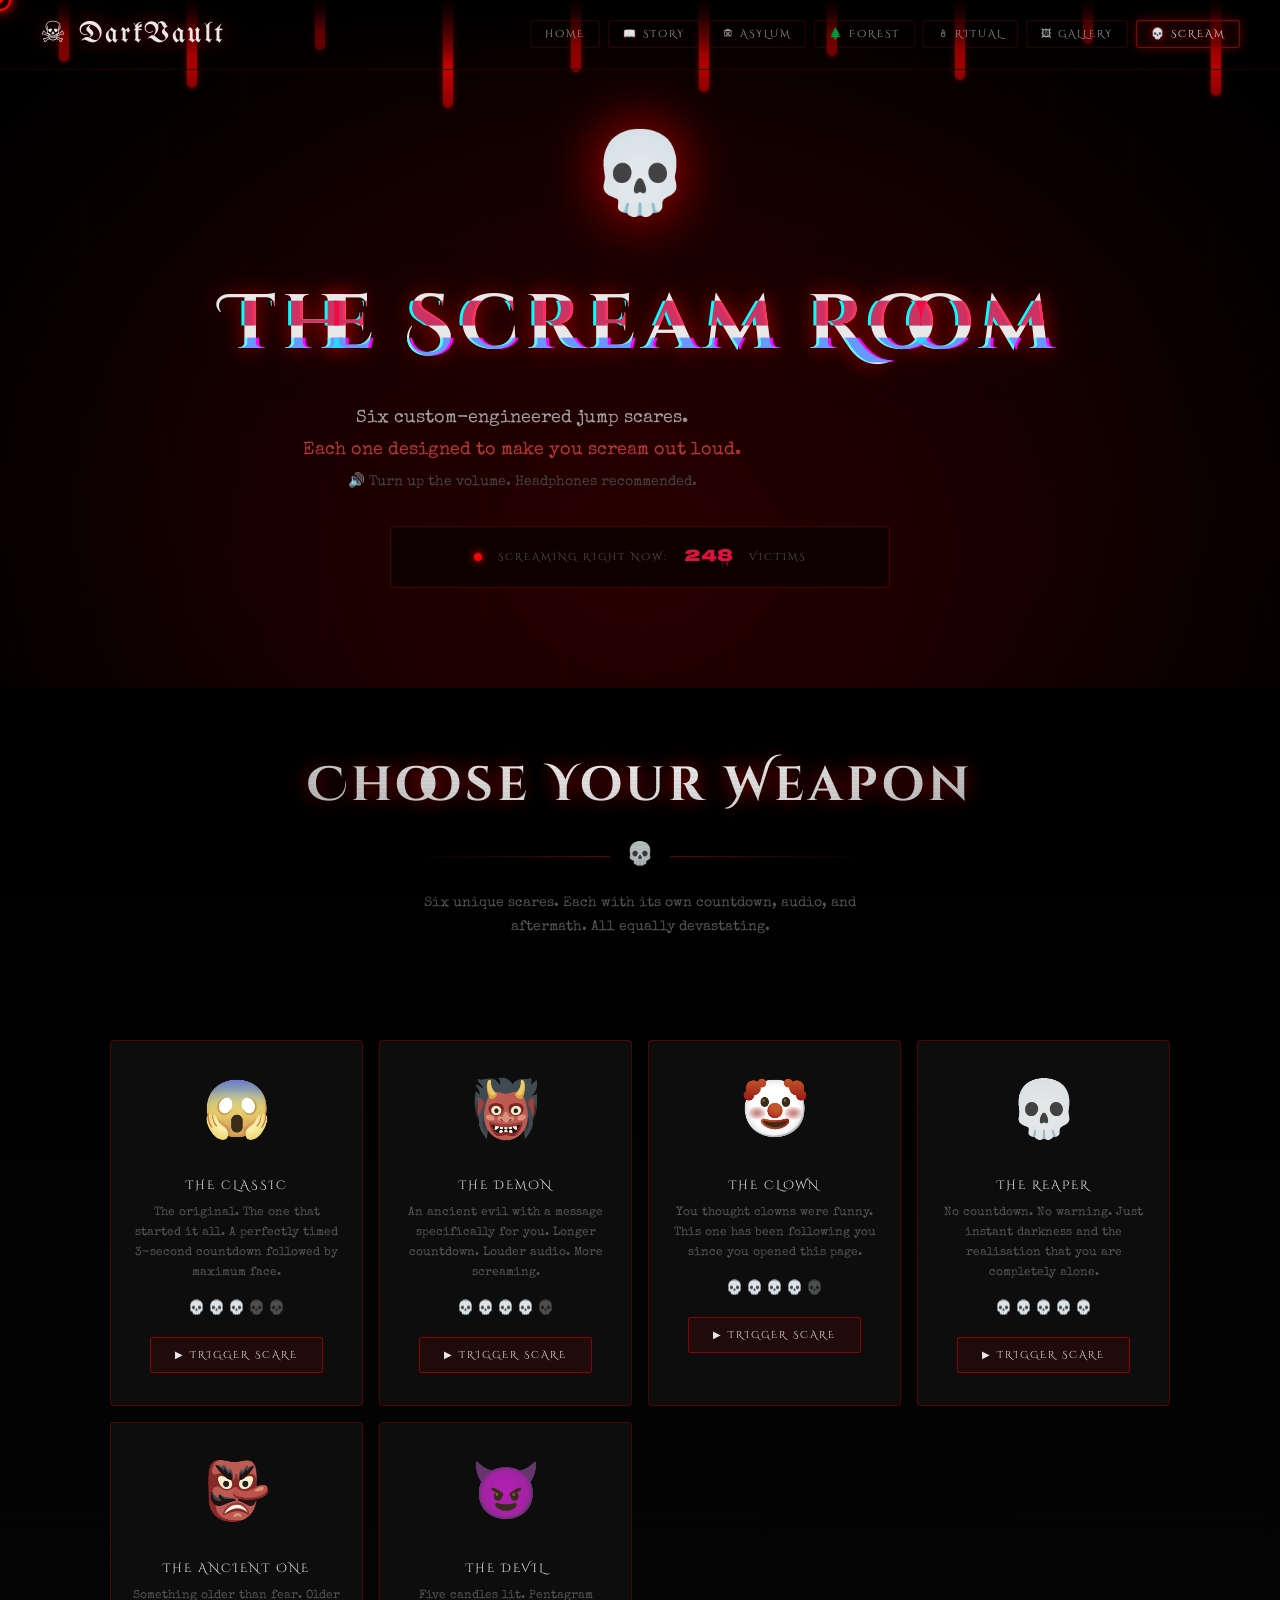
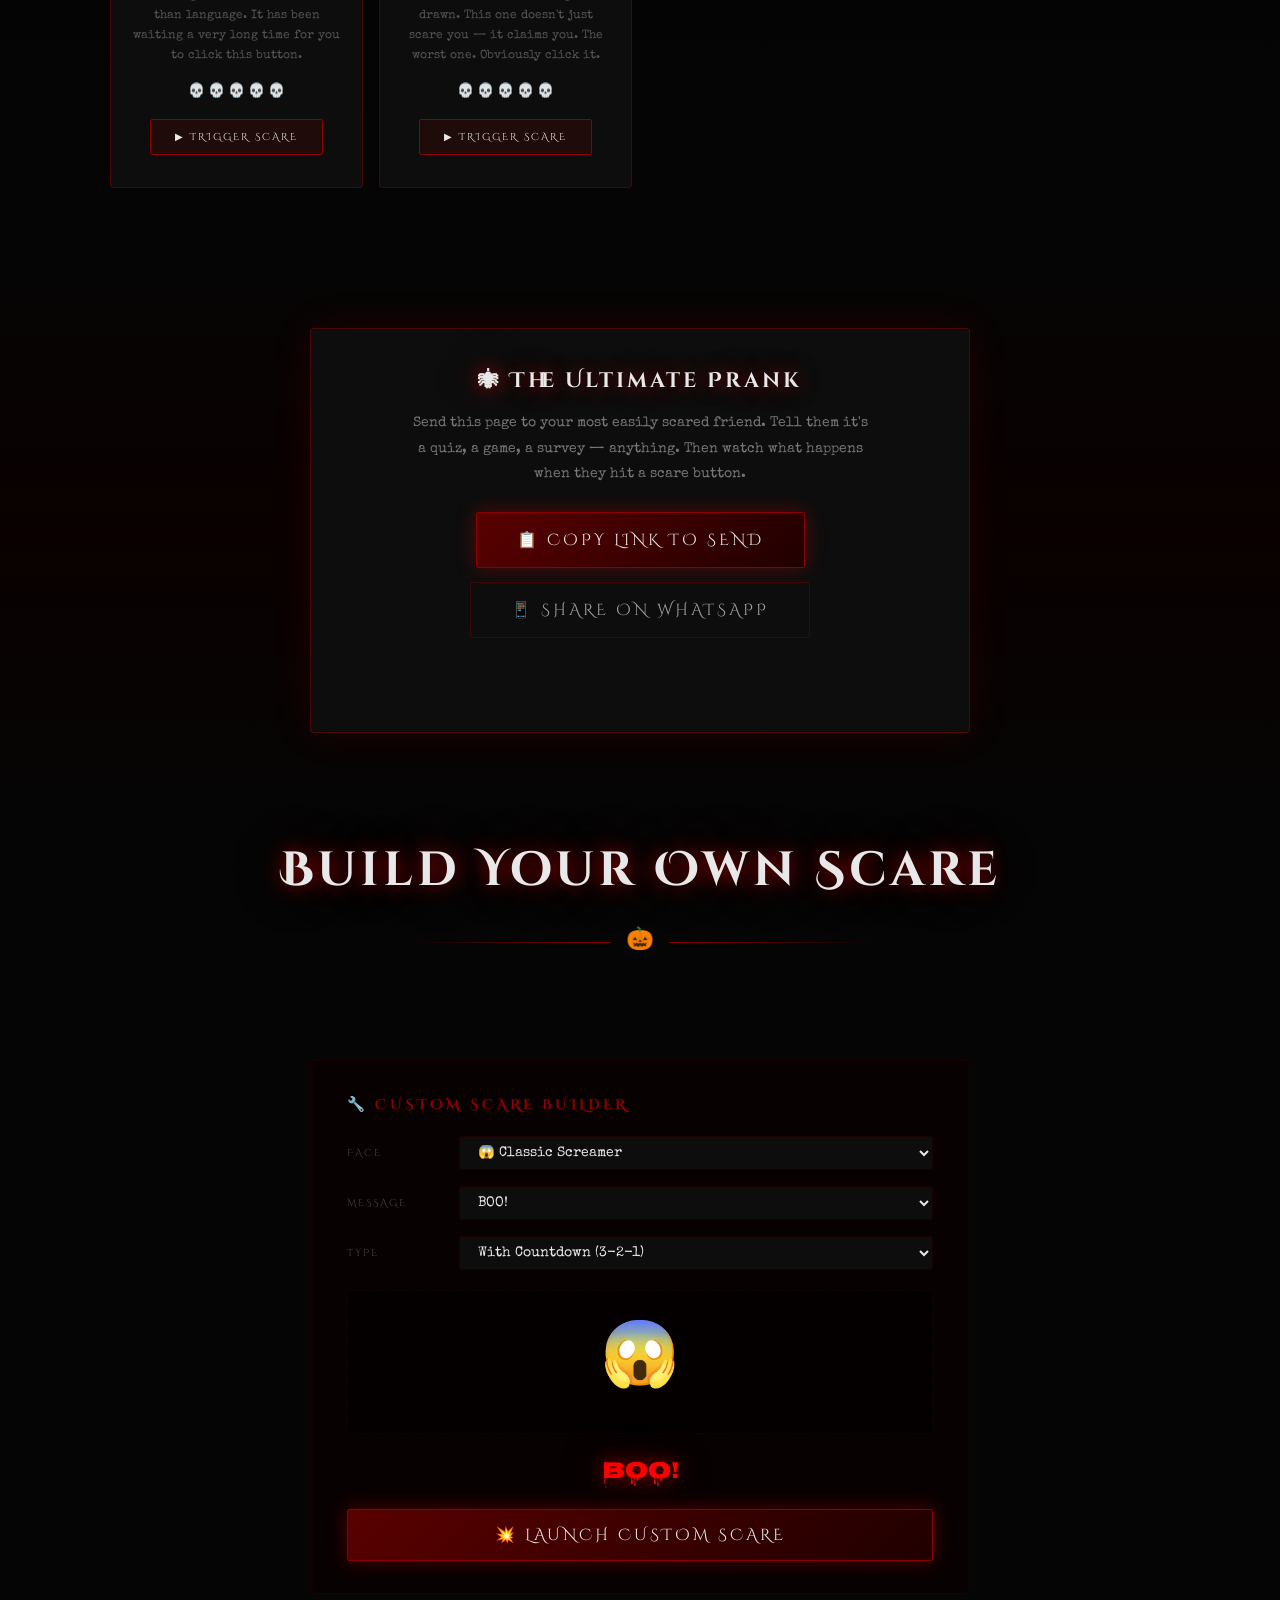
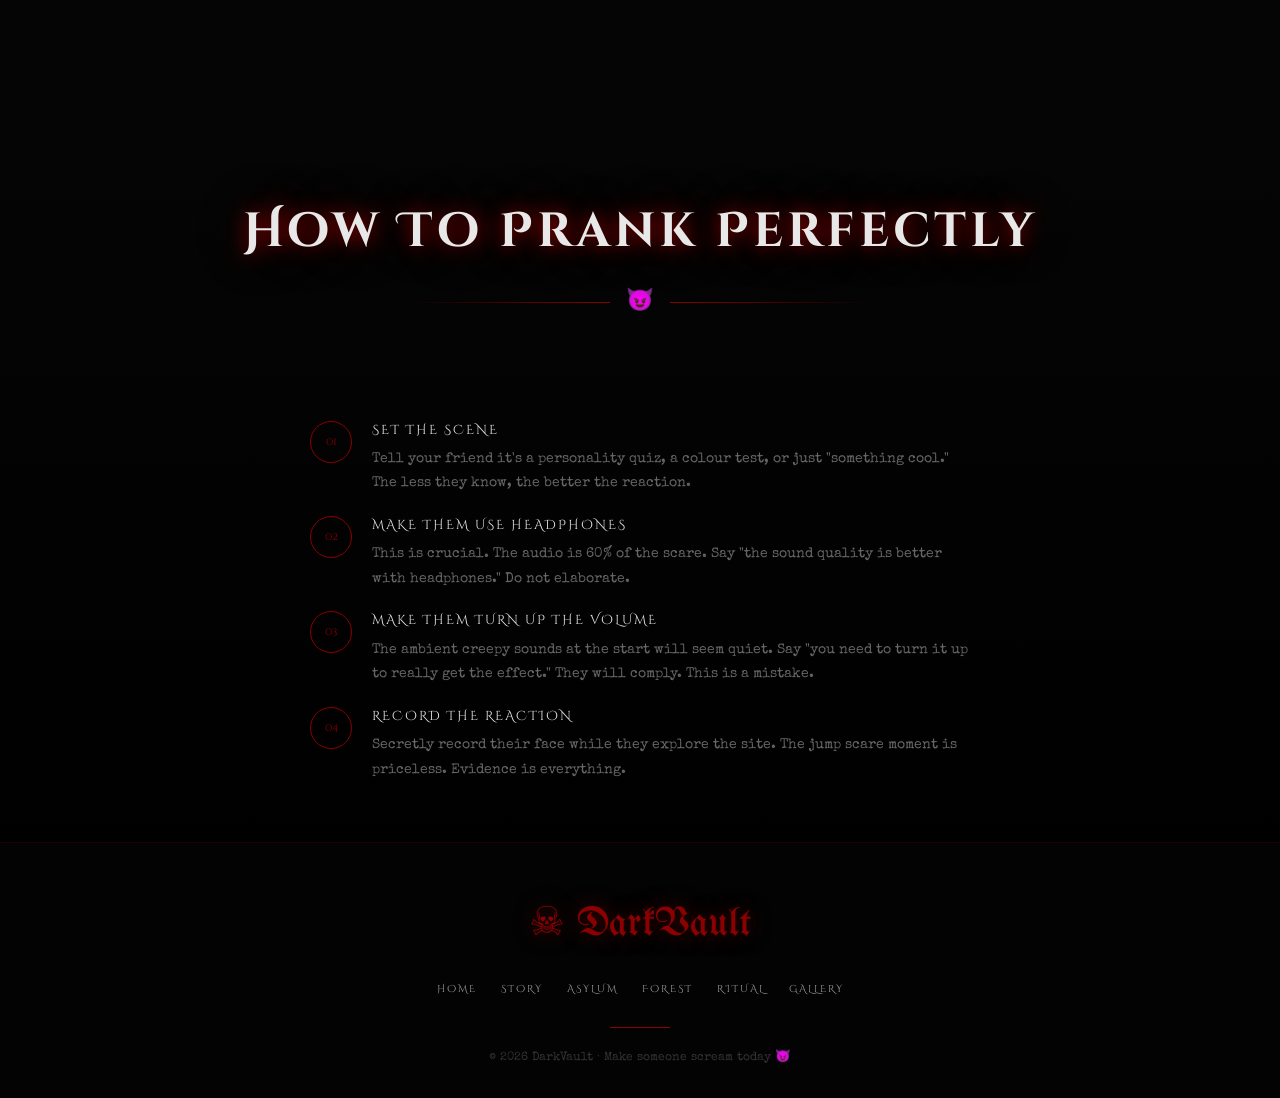
<file: jumpscare.html>
<!DOCTYPE html>
<html lang="en">
<head>
  <meta charset="UTF-8"/>
  <meta name="viewport" content="width=device-width, initial-scale=1.0"/>
  <title>Scream Room — DarkVault</title>
  <link rel="stylesheet" href="styles.css"/>
  <link rel="stylesheet" href="fonts.css"/>
  <link href="https://fonts.googleapis.com/css2?family=Creepster&family=Nosifer&family=Special+Elite&family=Cinzel+Decorative:wght@400;700;900&family=UnifrakturMaguntia&display=swap" rel="stylesheet"/>
  <style>
    .scream-hero {
      min-height: 60vh;
      background: radial-gradient(ellipse at 50% 80%, #2a0000, #000);
      display: flex; align-items: center; justify-content: center;
      text-align: center; padding: 120px 20px 60px; position: relative; overflow: hidden;
    }
    .scream-hero::before {
      content: ''; position: absolute; inset: 0;
      background: repeating-linear-gradient(
        90deg, transparent, transparent 80px,
        rgba(139,0,0,0.03) 80px, rgba(139,0,0,0.03) 81px
      );
    }

    /* Scare selector grid */
    .scare-grid {
      display: grid;
      grid-template-columns: repeat(auto-fill, minmax(220px, 1fr));
      gap: 16px; max-width: 1100px; margin: 0 auto; padding: 40px 20px;
    }
    .scare-card {
      border: 1px solid var(--border); background: var(--panel);
      border-radius: 4px; padding: 32px 20px; text-align: center;
      transition: var(--transition); position: relative; overflow: hidden;
    }
    .scare-card::before {
      content: ''; position: absolute; inset: 0;
      background: linear-gradient(135deg, rgba(139,0,0,0.08), transparent);
      opacity: 0; transition: var(--transition);
    }
    .scare-card:hover { border-color: var(--blood); transform: translateY(-6px);
      box-shadow: 0 20px 50px rgba(0,0,0,.7), 0 0 25px rgba(255,0,0,.2); }
    .scare-card:hover::before { opacity: 1; }
    .scare-card .sc-icon { font-size: 3.5rem; display: block; margin-bottom: 14px;
      transition: var(--transition); filter: grayscale(0.4); }
    .scare-card:hover .sc-icon { transform: scale(1.2); filter: grayscale(0) drop-shadow(0 0 12px rgba(255,0,0,.6)); }
    .scare-card .sc-name { font-family: var(--font-gothic); font-size: .75rem; letter-spacing: 2px;
      color: var(--ghost); text-transform: uppercase; margin-bottom: 8px; }
    .scare-card .sc-desc { font-size: .78rem; color: #555; line-height: 1.6; margin-bottom: 16px; }
    .sc-rating { display: flex; justify-content: center; gap: 3px; margin-bottom: 16px; }
    .sc-rating span { font-size: .85rem; }
    .sc-btn { font-family: var(--font-gothic); font-size: .65rem; letter-spacing: 2px; text-transform: uppercase;
      padding: 10px 24px; border: 1px solid var(--blood); background: rgba(139,0,0,.15);
      color: var(--ghost); border-radius: 2px; transition: var(--transition); }
    .sc-btn:hover { background: var(--blood); box-shadow: 0 0 20px rgba(255,0,0,.4); }

    /* Share section */
    .share-box {
      max-width: 700px; margin: 0 auto; padding: 40px 20px;
    }
    .share-card {
      border: 1px solid var(--border); background: var(--panel);
      border-radius: 4px; padding: 36px 40px; text-align: center;
      box-shadow: 0 0 40px rgba(255,0,0,.1);
    }
    .share-card h2 { font-family: var(--font-gothic); font-size: 1.3rem; color: var(--ghost);
      margin-bottom: 12px; text-shadow: var(--glow-red); letter-spacing: 3px; }
    .share-card p { font-size: .9rem; color: #777; line-height: 1.8; margin-bottom: 24px; max-width: 460px; margin-left: auto; margin-right: auto; }

    /* Prank builder */
    .builder {
      max-width: 700px; margin: 0 auto; padding: 0 20px 60px;
    }
    .builder-card {
      border: 1px solid #1a0000; background: rgba(10,0,0,.7);
      padding: 32px 36px; border-radius: 4px;
    }
    .builder-card h3 { font-family: var(--font-gothic); font-size: .9rem; letter-spacing: 3px;
      color: var(--blood); text-transform: uppercase; margin-bottom: 20px; }
    .builder-row { display: flex; gap: 12px; align-items: center; margin-bottom: 16px; flex-wrap: wrap; }
    .builder-label { font-family: var(--font-gothic); font-size: .65rem; letter-spacing: 2px;
      color: #444; text-transform: uppercase; min-width: 100px; }
    .builder-select {
      font-family: var(--font-story); font-size: .85rem; color: var(--ghost);
      background: #0d0d0d; border: 1px solid #1a0000; padding: 8px 14px;
      border-radius: 2px; flex: 1; min-width: 160px; transition: var(--transition);
    }
    .builder-select:focus { outline: none; border-color: var(--blood); box-shadow: 0 0 8px rgba(255,0,0,.2); }
    #scare-preview {
      font-size: 4rem; text-align: center; padding: 20px 0;
      border: 1px dashed #1a0000; border-radius: 4px; margin: 20px 0;
      transition: var(--transition); background: rgba(0,0,0,.5);
    }
    #preview-text {
      font-family: var(--font-horror); font-size: 1.5rem; color: var(--neon-red);
      text-shadow: var(--glow-red); text-align: center; margin-bottom: 16px;
    }

    /* Victim counter live */
    .live-ticker {
      background: rgba(10,0,0,.8); border: 1px solid var(--border);
      padding: 16px 28px; border-radius: 4px; max-width: 500px; margin: 0 auto 40px;
      display: flex; align-items: center; gap: 16px; justify-content: center;
    }
    .live-dot { width: 8px; height: 8px; background: var(--neon-red); border-radius: 50%;
      animation: livePulse 1s ease-in-out infinite; box-shadow: 0 0 8px var(--neon-red); }
    @keyframes livePulse { 0%,100%{transform:scale(1)}50%{transform:scale(1.4)} }
    .live-text { font-family: var(--font-gothic); font-size: .65rem; letter-spacing: 2px; color: #555; text-transform: uppercase; }
    .live-num { font-family: var(--font-horror); color: var(--crimson); font-size: 1.1rem; }

    @media(max-width:600px) { .share-card { padding: 24px 20px; } .builder-card { padding: 24px 20px; } }
  </style>
</head>
<body>
  <div id="flicker"></div>
  <div class="vignette"></div>
  <div id="particles"></div>
  <div id="cursor"></div>
  <div id="cursor-dot"></div>
  <div class="blood-drip">
    <span style="height:62px;animation-duration:4.2s"></span>
    <span style="height:88px;animation-duration:5.2s;animation-delay:.7s"></span>
    <span style="height:50px;animation-duration:3.7s;animation-delay:1.4s"></span>
    <span style="height:108px;animation-duration:6s;animation-delay:.3s"></span>
    <span style="height:72px;animation-duration:4.5s;animation-delay:2s"></span>
    <span style="height:92px;animation-duration:5.4s;animation-delay:.9s"></span>
    <span style="height:56px;animation-duration:3.9s;animation-delay:2.3s"></span>
    <span style="height:80px;animation-duration:4.9s;animation-delay:.5s"></span>
    <span style="height:44px;animation-duration:3.4s;animation-delay:1.8s"></span>
    <span style="height:96px;animation-duration:5.7s;animation-delay:.1s"></span>
  </div>

  <nav class="nav">
    <a href="index.html" class="nav-logo">☠ DarkVault</a>
    <button class="nav-hamburger" id="nav-burger"><span></span><span></span><span></span></button>
    <ul class="nav-links" id="nav-links">
      <li><a href="index.html">Home</a></li>
      <li><a href="chapters.html">📖 Story</a></li>
      <li><a href="asylum.html">🏚 Asylum</a></li>
      <li><a href="forest.html">🌲 Forest</a></li>
      <li><a href="ritual.html">🕯 Ritual</a></li>
      <li><a href="gallery.html">🖼 Gallery</a></li>
      <li><a href="jumpscare.html">💀 Scream</a></li>
    </ul>
  </nav>

  <!-- HERO -->
  <section class="scream-hero">
    <div style="position:relative;z-index:10">
      <div style="font-size:5rem;margin-bottom:16px;filter:drop-shadow(0 0 30px rgba(255,0,0,.8));animation:skullFloat 2s ease-in-out infinite">💀</div>
      <h1 class="page-hero-title glitch" data-text="The Scream Room">The Scream Room</h1>
      <p class="page-hero-sub">
        Six custom-engineered jump scares.<br>
        <span style="color:#bb3333">Each one designed to make you scream out loud.</span><br>
        <span style="color:#444;font-size:.85rem">🔊 Turn up the volume. Headphones recommended.</span>
      </p>
      <div style="margin-top:28px">
        <div class="live-ticker">
          <div class="live-dot"></div>
          <span class="live-text">Screaming right now:</span>
          <span class="live-num" id="live-scream-count">247</span>
          <span class="live-text">victims</span>
        </div>
      </div>
    </div>
  </section>

  <!-- SCARE SELECTOR -->
  <section style="background:linear-gradient(to bottom,#000,#050505)">
    <div class="section-header reveal" style="padding:60px 20px 0">
      <h2 class="section-title">Choose Your Weapon</h2>
      <div class="section-divider">💀</div>
      <p style="color:#555;max-width:460px;margin:16px auto 0;font-size:.85rem;text-align:center;line-height:1.8">
        Six unique scares. Each with its own countdown, audio, and aftermath. All equally devastating.
      </p>
    </div>
    <div class="scare-grid">

      <div class="scare-card reveal">
        <span class="sc-icon">😱</span>
        <p class="sc-name">The Classic</p>
        <p class="sc-desc">The original. The one that started it all. A perfectly timed 3-second countdown followed by maximum face.</p>
        <div class="sc-rating"><span>💀</span><span>💀</span><span>💀</span><span style="opacity:.3">💀</span><span style="opacity:.3">💀</span></div>
        <button class="sc-btn" onclick="HorrorScare.run('😱', 'CLASSIC SCREAM!')">▶ Trigger Scare</button>
      </div>

      <div class="scare-card reveal">
        <span class="sc-icon">👹</span>
        <p class="sc-name">The Demon</p>
        <p class="sc-desc">An ancient evil with a message specifically for you. Longer countdown. Louder audio. More screaming.</p>
        <div class="sc-rating"><span>💀</span><span>💀</span><span>💀</span><span>💀</span><span style="opacity:.3">💀</span></div>
        <button class="sc-btn" onclick="HorrorScare.run('👹', 'IT FOUND YOU!')">▶ Trigger Scare</button>
      </div>

      <div class="scare-card reveal">
        <span class="sc-icon">🤡</span>
        <p class="sc-name">The Clown</p>
        <p class="sc-desc">You thought clowns were funny. This one has been following you since you opened this page.</p>
        <div class="sc-rating"><span>💀</span><span>💀</span><span>💀</span><span>💀</span><span style="opacity:.3">💀</span></div>
        <button class="sc-btn" onclick="HorrorScare.run('🤡', 'HONK HONK! 🤡')">▶ Trigger Scare</button>
      </div>

      <div class="scare-card reveal">
        <span class="sc-icon">💀</span>
        <p class="sc-name">The Reaper</p>
        <p class="sc-desc">No countdown. No warning. Just instant darkness and the realisation that you are completely alone.</p>
        <div class="sc-rating"><span>💀</span><span>💀</span><span>💀</span><span>💀</span><span>💀</span></div>
        <button class="sc-btn" onclick="HorrorScare.runInstant('💀', 'YOUR TIME IS UP')">▶ Trigger Scare</button>
      </div>

      <div class="scare-card reveal">
        <span class="sc-icon">👺</span>
        <p class="sc-name">The Ancient One</p>
        <p class="sc-desc">Something older than fear. Older than language. It has been waiting a very long time for you to click this button.</p>
        <div class="sc-rating"><span>💀</span><span>💀</span><span>💀</span><span>💀</span><span>💀</span></div>
        <button class="sc-btn" onclick="HorrorScare.run('👺', 'IT REMEMBERED YOU')">▶ Trigger Scare</button>
      </div>

      <div class="scare-card reveal">
        <span class="sc-icon">😈</span>
        <p class="sc-name">The Devil</p>
        <p class="sc-desc">Five candles lit. Pentagram drawn. This one doesn't just scare you — it claims you. The worst one. Obviously click it.</p>
        <div class="sc-rating"><span>💀</span><span>💀</span><span>💀</span><span>💀</span><span>💀</span></div>
        <button class="sc-btn" onclick="HorrorScare.run('😈', 'SOUL CLAIMED ☠')">▶ Trigger Scare</button>
      </div>

    </div>
  </section>

  <!-- SHARE SECTION -->
  <section style="padding:60px 0;background:linear-gradient(to bottom,#050505,#0a0000,#050505)">
    <div class="share-box">
      <div class="share-card reveal">
        <h2>🕷 The Ultimate Prank</h2>
        <p>Send this page to your most easily scared friend. Tell them it's a quiz, a game, a survey — anything. Then watch what happens when they hit a scare button.</p>
        <div style="display:flex;gap:14px;flex-wrap:wrap;justify-content:center">
          <button class="btn-horror" onclick="copyPrankLink()">📋 Copy Link to Send</button>
          <button class="btn-horror btn-ghost" onclick="shareWhatsApp()">📱 Share on WhatsApp</button>
        </div>
        <p id="copy-feedback" style="margin-top:14px;color:#55ff55;font-size:.9rem;opacity:0;transition:opacity .5s;min-height:20px"></p>
      </div>
    </div>
  </section>

  <!-- CUSTOM SCARE BUILDER -->
  <section style="padding:0 0 80px;background:#050505">
    <div class="section-header reveal" style="padding:0 20px 40px">
      <h2 class="section-title">Build Your Own Scare</h2>
      <div class="section-divider">🎃</div>
    </div>
    <div class="builder">
      <div class="builder-card reveal">
        <h3>🔧 Custom Scare Builder</h3>
        <div class="builder-row">
          <span class="builder-label">Face</span>
          <select class="builder-select" id="b-face" onchange="updatePreview()">
            <option value="😱">😱 Classic Screamer</option>
            <option value="👹">👹 Demon</option>
            <option value="🤡">🤡 Clown</option>
            <option value="💀">💀 Skull</option>
            <option value="👺">👺 Oni</option>
            <option value="😈">😈 Devil</option>
            <option value="👽">👽 Alien</option>
            <option value="🕷️">🕷️ Spider</option>
            <option value="🦇">🦇 Bat</option>
            <option value="☠️">☠️ Crossbones</option>
          </select>
        </div>
        <div class="builder-row">
          <span class="builder-label">Message</span>
          <select class="builder-select" id="b-text" onchange="updatePreview()">
            <option value="BOO!">BOO!</option>
            <option value="GOTCHA! 😂">GOTCHA! 😂</option>
            <option value="IT FOUND YOU!">IT FOUND YOU!</option>
            <option value="RUN. NOW.">RUN. NOW.</option>
            <option value="SCREAM FOR ME!">SCREAM FOR ME!</option>
            <option value="BEHIND YOU!">BEHIND YOU!</option>
            <option value="YOU'RE NEXT.">YOU'RE NEXT.</option>
            <option value="SOUL CLAIMED ☠">SOUL CLAIMED ☠</option>
            <option value="IT REMEMBERED YOU">IT REMEMBERED YOU</option>
            <option value="WELCOME TO HELL!">WELCOME TO HELL!</option>
          </select>
        </div>
        <div class="builder-row">
          <span class="builder-label">Type</span>
          <select class="builder-select" id="b-type">
            <option value="countdown">With Countdown (3-2-1)</option>
            <option value="instant">Instant Scare (No Warning)</option>
          </select>
        </div>
        <div id="scare-preview">😱</div>
        <p id="preview-text">BOO!</p>
        <div style="display:flex;gap:12px;flex-wrap:wrap">
          <button class="btn-horror" onclick="launchCustom()" style="flex:1;padding:14px">
            💥 Launch Custom Scare
          </button>
        </div>
      </div>
    </div>
  </section>

  <!-- HOW TO PRANK -->
  <section style="padding:60px 0;background:linear-gradient(to bottom,#050505,#000)">
    <div class="section-header reveal" style="padding:0 20px 40px">
      <h2 class="section-title">How To Prank Perfectly</h2>
      <div class="section-divider">😈</div>
    </div>
    <div style="max-width:700px;margin:0 auto;padding:0 20px;display:grid;gap:20px">
      <div style="display:flex;gap:20px;align-items:flex-start" class="reveal">
        <div style="width:42px;height:42px;border:1px solid var(--blood);border-radius:50%;display:flex;align-items:center;justify-content:center;font-family:var(--font-gothic);font-size:.7rem;color:var(--blood);flex-shrink:0">01</div>
        <div>
          <p style="font-family:var(--font-gothic);font-size:.8rem;letter-spacing:2px;color:var(--ghost);margin-bottom:6px;text-transform:uppercase">Set the Scene</p>
          <p style="font-size:.85rem;color:#666;line-height:1.8">Tell your friend it's a personality quiz, a colour test, or just "something cool." The less they know, the better the reaction.</p>
        </div>
      </div>
      <div style="display:flex;gap:20px;align-items:flex-start" class="reveal">
        <div style="width:42px;height:42px;border:1px solid var(--blood);border-radius:50%;display:flex;align-items:center;justify-content:center;font-family:var(--font-gothic);font-size:.7rem;color:var(--blood);flex-shrink:0">02</div>
        <div>
          <p style="font-family:var(--font-gothic);font-size:.8rem;letter-spacing:2px;color:var(--ghost);margin-bottom:6px;text-transform:uppercase">Make Them Use Headphones</p>
          <p style="font-size:.85rem;color:#666;line-height:1.8">This is crucial. The audio is 60% of the scare. Say "the sound quality is better with headphones." Do not elaborate.</p>
        </div>
      </div>
      <div style="display:flex;gap:20px;align-items:flex-start" class="reveal">
        <div style="width:42px;height:42px;border:1px solid var(--blood);border-radius:50%;display:flex;align-items:center;justify-content:center;font-family:var(--font-gothic);font-size:.7rem;color:var(--blood);flex-shrink:0">03</div>
        <div>
          <p style="font-family:var(--font-gothic);font-size:.8rem;letter-spacing:2px;color:var(--ghost);margin-bottom:6px;text-transform:uppercase">Make Them Turn Up The Volume</p>
          <p style="font-size:.85rem;color:#666;line-height:1.8">The ambient creepy sounds at the start will seem quiet. Say "you need to turn it up to really get the effect." They will comply. This is a mistake.</p>
        </div>
      </div>
      <div style="display:flex;gap:20px;align-items:flex-start" class="reveal">
        <div style="width:42px;height:42px;border:1px solid var(--blood);border-radius:50%;display:flex;align-items:center;justify-content:center;font-family:var(--font-gothic);font-size:.7rem;color:var(--blood);flex-shrink:0">04</div>
        <div>
          <p style="font-family:var(--font-gothic);font-size:.8rem;letter-spacing:2px;color:var(--ghost);margin-bottom:6px;text-transform:uppercase">Record The Reaction</p>
          <p style="font-size:.85rem;color:#666;line-height:1.8">Secretly record their face while they explore the site. The jump scare moment is priceless. Evidence is everything.</p>
        </div>
      </div>
    </div>
  </section>

  <footer>
    <span class="footer-logo">☠ DarkVault</span>
    <ul class="footer-links">
      <li><a href="index.html">Home</a></li><li><a href="chapters.html">Story</a></li>
      <li><a href="asylum.html">Asylum</a></li><li><a href="forest.html">Forest</a></li>
      <li><a href="ritual.html">Ritual</a></li><li><a href="gallery.html">Gallery</a></li>
    </ul>
    <div class="footer-divider"></div>
    <p class="footer-copy">© 2026 DarkVault · Make someone scream today 😈</p>
  </footer>

  <div id="countdown-overlay"><div id="countdown-num">3</div><div id="countdown-label">BRACE YOURSELF…</div></div>
  <div id="jumpscare-screen"><div id="scare-emoji">😱</div><div id="scare-text">BOO!</div></div>
  <div id="aftermath-screen">
    <div class="aftermath-skull">💀</div>
    <h2 class="aftermath-title">GOTCHA! 😂</h2>
    <p class="aftermath-msg">You just got destroyed! Now go destroy someone else.<br><em style="color:#ff6666">The Scream Room claims another victim.</em></p>
    <div class="aftermath-actions">
      <button class="btn-horror" onclick="copyPrankLink()">📋 Share The Scream Room</button>
      <button class="btn-horror btn-ghost" onclick="closeAftermath()">🔄 Try Another</button>
    </div>
    <p id="copy-feedback" style="margin-top:16px;color:#55ff55;font-size:.9rem;opacity:0;transition:opacity .5s;min-height:22px"></p>
  </div>

  <script src="horror.js"></script>
  <script>
    // Live scream counter
    let screamCount = 247;
    const screamEl = document.getElementById('live-scream-count');
    setInterval(() => {
      screamCount += Math.floor(Math.random() * 3);
      screamEl.textContent = screamCount.toLocaleString();
    }, 2000);

    // Preview updater
    function updatePreview() {
      document.getElementById('scare-preview').textContent = document.getElementById('b-face').value;
      document.getElementById('preview-text').textContent  = document.getElementById('b-text').value;
    }

    function launchCustom() {
      const face = document.getElementById('b-face').value;
      const text = document.getElementById('b-text').value;
      const type = document.getElementById('b-type').value;
      if (type === 'instant') HorrorScare.runInstant(face, text);
      else HorrorScare.run(face, text);
    }

    function shareWhatsApp() {
      const url = encodeURIComponent(window.location.origin + '/index.html');
      const msg = encodeURIComponent('You HAVE to try this... trust me 😏 ' + decodeURIComponent(url));
      window.open('https://wa.me/?text=' + msg, '_blank');
    }
  </script>
</body>
</html>
</file>
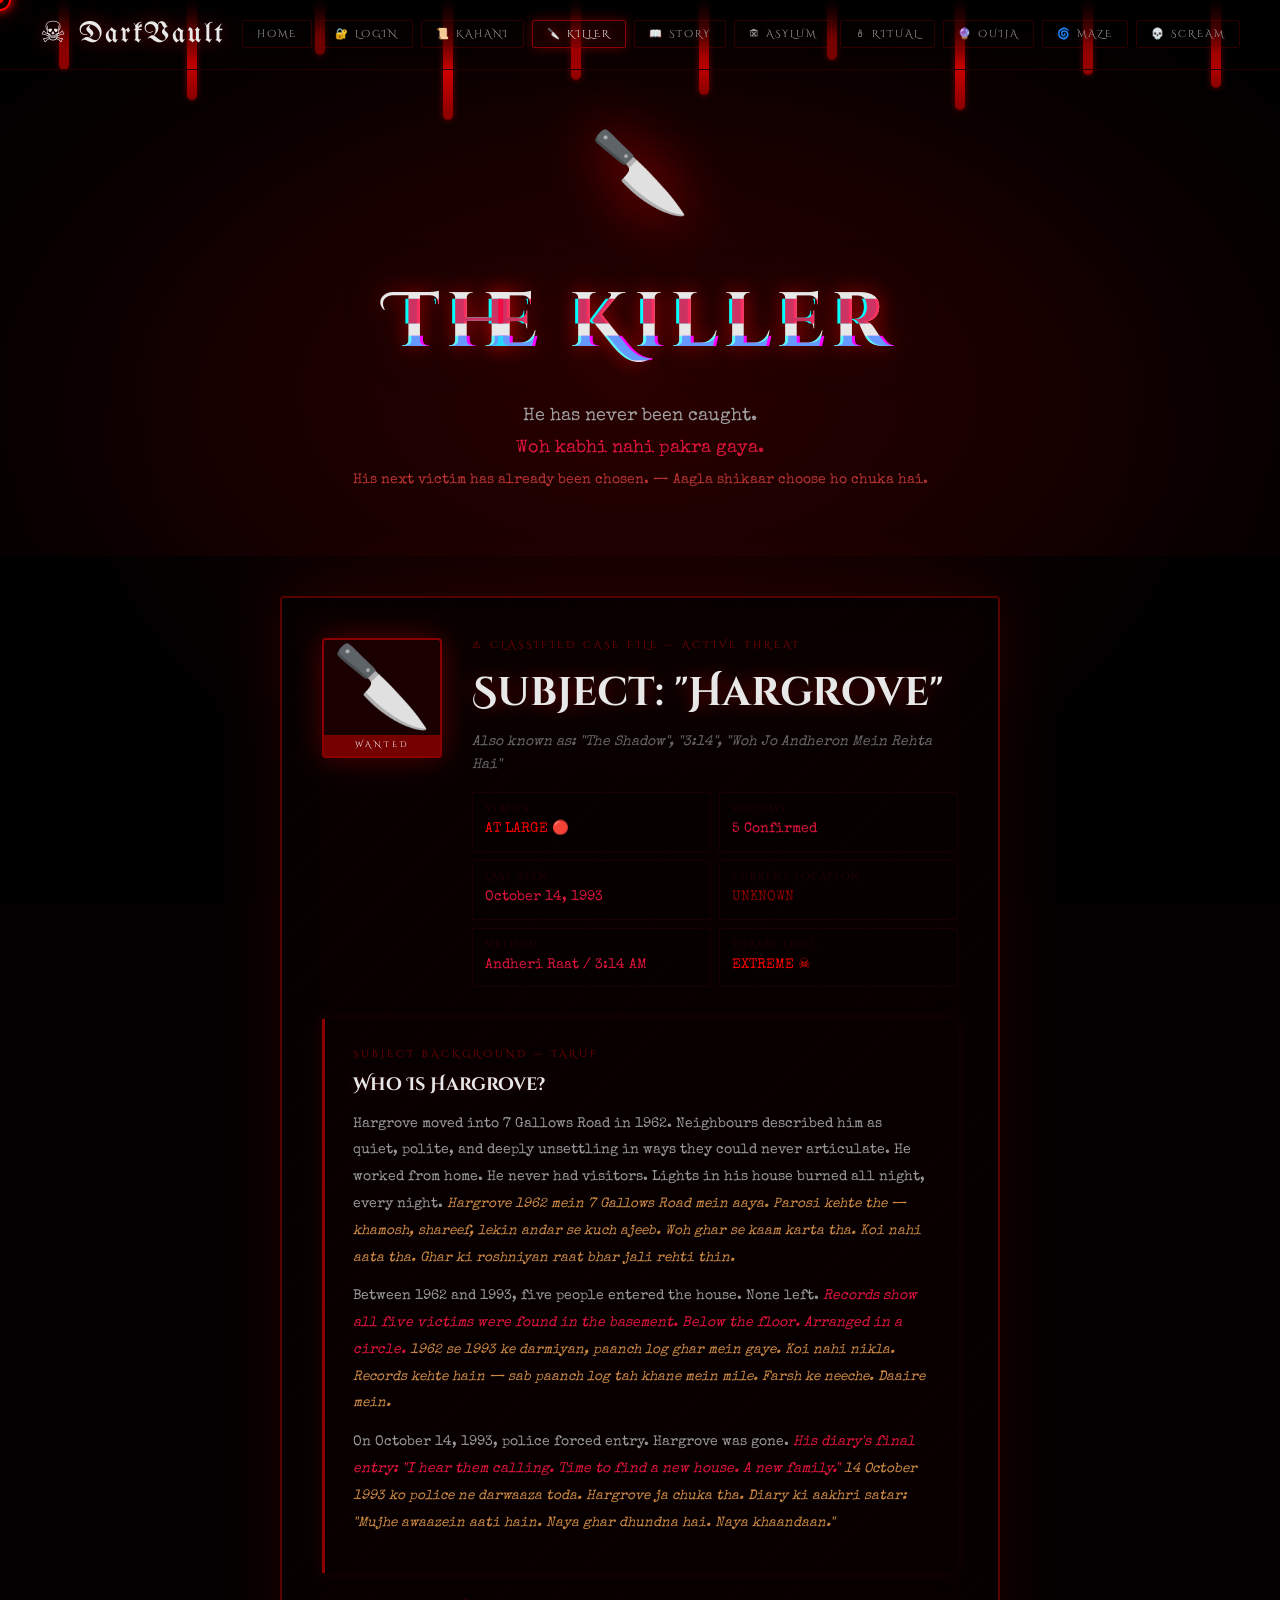
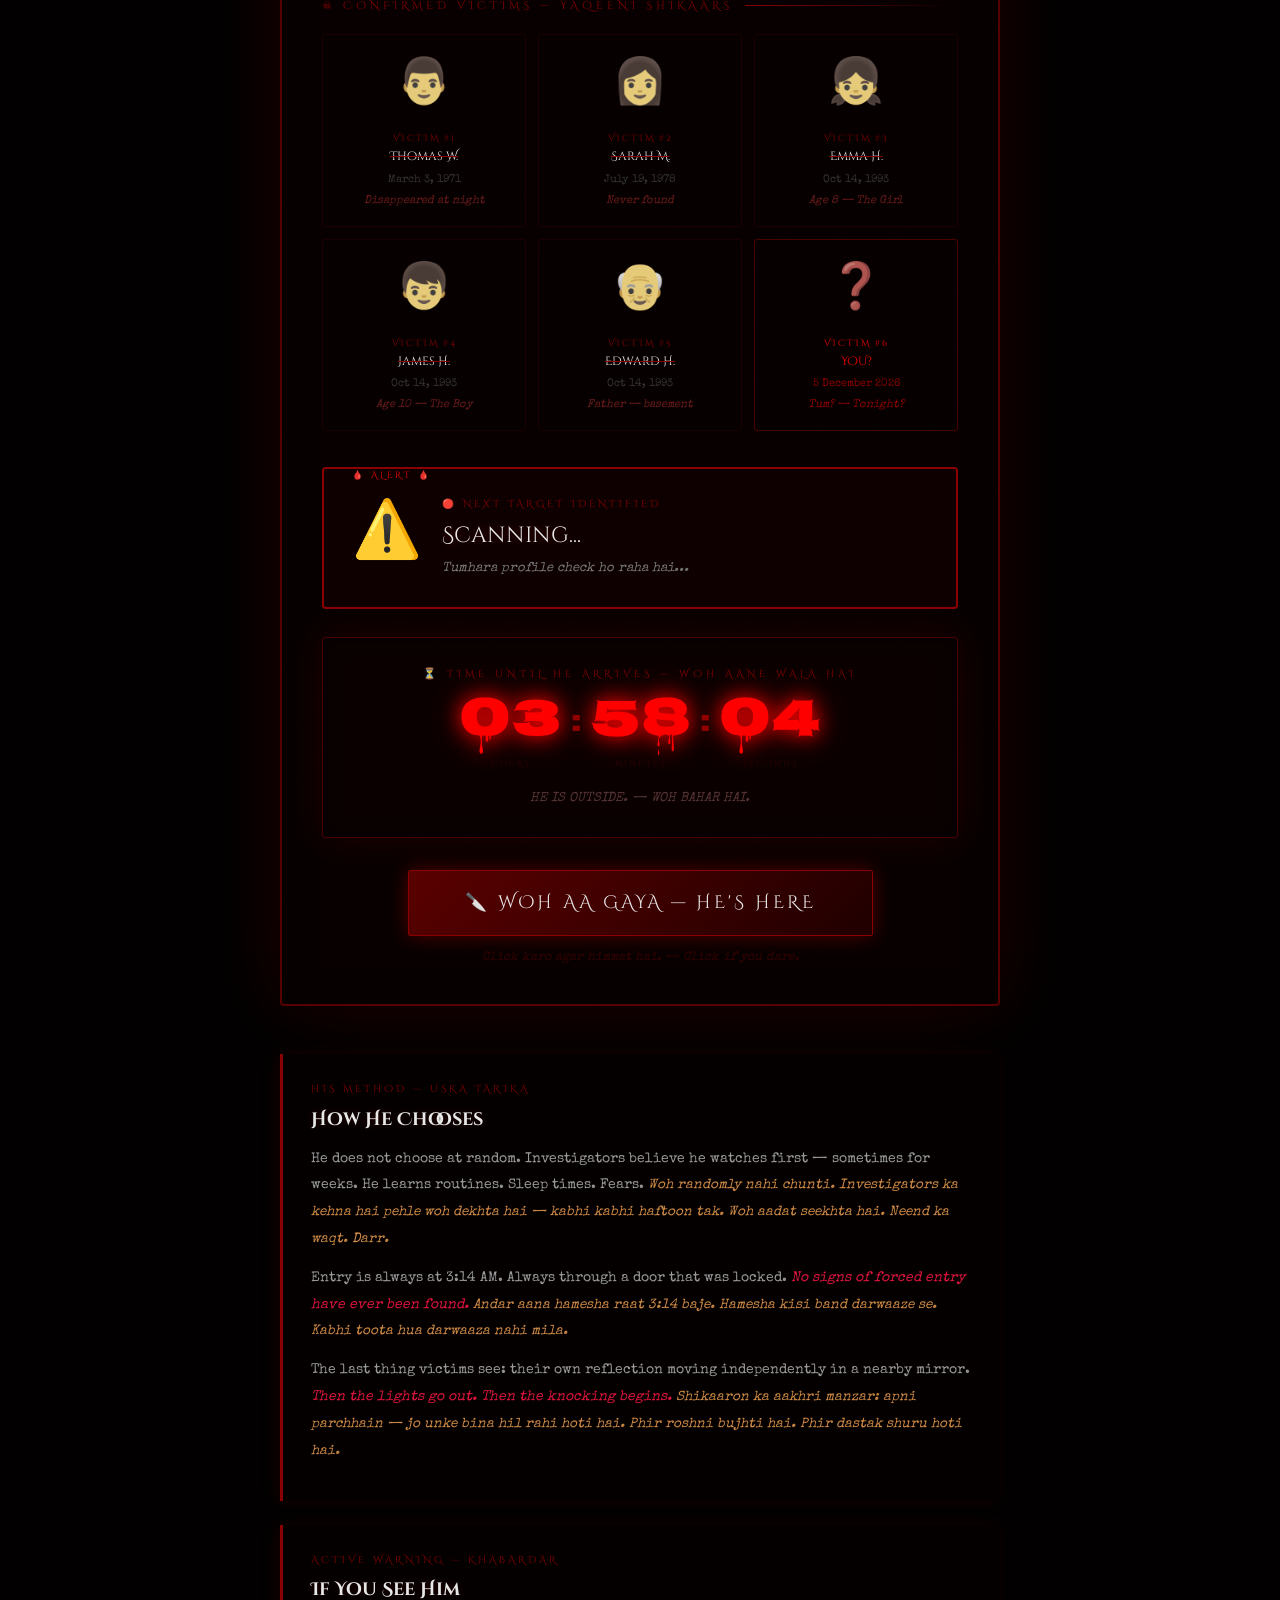
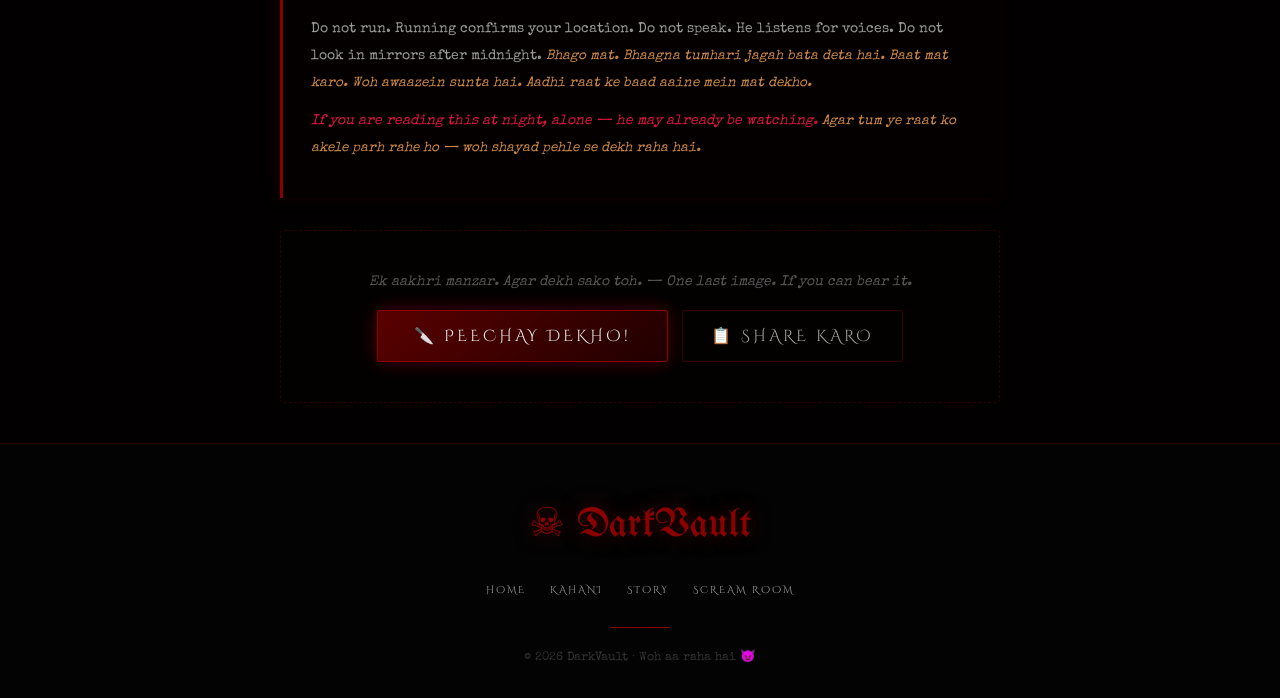
<file: killer.html>
<!DOCTYPE html>
<html lang="en">
<head>
  <meta charset="UTF-8"/>
  <meta name="viewport" content="width=device-width, initial-scale=1.0"/>
  <title>The Killer — DarkVault</title>
  <link rel="stylesheet" href="styles.css"/>
  <link rel="stylesheet" href="fonts.css"/>
  <link href="https://fonts.googleapis.com/css2?family=Creepster&family=Nosifer&family=Special+Elite&family=Cinzel+Decorative:wght@400;700;900&family=UnifrakturMaguntia&display=swap" rel="stylesheet"/>
  <style>
    body { background:#020000; }
    /* Pulsing red bg */
    .killer-bg {
      position:fixed; inset:0;
      background:radial-gradient(ellipse at 50% 50%, #1a0000 0%, #000 70%);
      animation:kBg 3s ease-in-out infinite alternate;
      pointer-events:none; z-index:0;
    }
    @keyframes kBg {
      0%  { background:radial-gradient(ellipse at 50% 50%,#1a0000,#000); }
      100%{ background:radial-gradient(ellipse at 50% 50%,#260000,#030000); }
    }

    /* ── Killer profile ── */
    .killer-profile {
      max-width:760px; margin:0 auto; padding:40px 20px;
      position:relative; z-index:10;
    }
    .kp-card {
      border:2px solid rgba(139,0,0,.6);
      background:rgba(10,0,0,.85);
      border-radius:4px; padding:40px 40px 36px;
      box-shadow:0 0 80px rgba(255,0,0,.12), inset 0 0 30px rgba(0,0,0,.5);
      position:relative; overflow:hidden;
    }
    .kp-card::before {
      content:''; position:absolute; inset:0;
      background:repeating-linear-gradient(
        -45deg,transparent,transparent 40px,
        rgba(80,0,0,.03) 40px,rgba(80,0,0,.03) 41px
      );
      pointer-events:none;
    }
    .kp-header {
      display:flex; gap:30px; align-items:flex-start;
      margin-bottom:32px; flex-wrap:wrap;
    }
    .kp-avatar {
      width:120px; height:120px; flex-shrink:0;
      border:2px solid var(--blood); border-radius:4px;
      background:rgba(30,0,0,.8);
      display:flex; align-items:center; justify-content:center;
      font-size:5rem;
      box-shadow:0 0 30px rgba(255,0,0,.3);
      animation:avatarPulse 2s ease-in-out infinite;
      position:relative;
    }
    @keyframes avatarPulse {
      0%,100%{ box-shadow:0 0 20px rgba(255,0,0,.2); }
      50%    { box-shadow:0 0 50px rgba(255,0,0,.7); }
    }
    .kp-avatar::after {
      content:'WANTED'; position:absolute; bottom:0; left:0; right:0;
      background:rgba(139,0,0,.8); font-family:var(--font-gothic);
      font-size:.5rem; letter-spacing:3px; color:#fff; text-align:center;
      padding:4px 0; text-transform:uppercase;
    }
    .kp-info { flex:1; min-width:200px; }
    .kp-file-tag {
      font-family:var(--font-gothic); font-size:.6rem; letter-spacing:3px;
      color:var(--blood); text-transform:uppercase; margin-bottom:8px;
    }
    .kp-name {
      font-family:var(--font-gothic); font-size:clamp(1.5rem,4vw,2.5rem);
      color:var(--ghost); margin-bottom:6px;
      text-shadow:0 0 20px rgba(255,0,0,.4);
    }
    .kp-alias { font-size:.88rem; color:#666; font-style:italic; margin-bottom:16px; }
    .kp-stats {
      display:grid; grid-template-columns:1fr 1fr; gap:8px;
    }
    .ks-item { border:1px solid #1a0000; padding:8px 12px; border-radius:2px; background:rgba(5,0,0,.5); }
    .ks-label { font-family:var(--font-gothic); font-size:.55rem; letter-spacing:2px; color:#330000; text-transform:uppercase; margin-bottom:2px; }
    .ks-val { font-size:.85rem; color:var(--crimson); }

    /* ── Victim cards ── */
    .victims-title {
      font-family:var(--font-gothic); font-size:.7rem; letter-spacing:4px;
      color:var(--blood); text-transform:uppercase; margin-bottom:20px;
      display:flex; align-items:center; gap:12px;
    }
    .victims-title::after { content:''; flex:1; height:1px; background:linear-gradient(90deg,var(--blood),transparent); }

    .victims-grid {
      display:grid; grid-template-columns:repeat(auto-fill,minmax(160px,1fr)); gap:12px;
      margin-bottom:36px;
    }
    .victim-card {
      border:1px solid #1a0000; background:rgba(8,0,0,.6);
      border-radius:3px; padding:16px 14px; text-align:center;
      transition:var(--transition); position:relative; overflow:hidden;
    }
    .victim-card:hover {
      border-color:var(--blood);
      box-shadow:0 0 20px rgba(255,0,0,.2);
      transform:translateY(-3px);
    }
    .victim-card::before {
      content:''; position:absolute; inset:0;
      background:linear-gradient(135deg,rgba(80,0,0,.08),transparent);
      opacity:0; transition:var(--transition);
    }
    .victim-card:hover::before { opacity:1; }
    .vc-emoji { font-size:2.8rem; display:block; margin-bottom:8px;
      filter:grayscale(.5); transition:var(--transition); }
    .victim-card:hover .vc-emoji { filter:grayscale(0) drop-shadow(0 0 10px rgba(255,0,0,.6)); }
    .vc-num { font-family:var(--font-gothic); font-size:.55rem; letter-spacing:2px;
               color:var(--blood); text-transform:uppercase; margin-bottom:3px; }
    .vc-name { font-family:var(--font-gothic); font-size:.72rem; color:var(--ghost); margin-bottom:4px; }
    .vc-date { font-size:.68rem; color:#333; }
    .vc-cause { font-size:.7rem; color:#6a1a1a; font-style:italic; margin-top:4px; }
    /* Strikethrough effect on victim name */
    .vc-name.dead { text-decoration:line-through; text-decoration-color:var(--blood); }

    /* ── Death countdown ── */
    .death-counter-wrap {
      border:1px solid rgba(139,0,0,.5); border-radius:4px;
      padding:28px; background:rgba(12,0,0,.7);
      text-align:center; margin-bottom:32px;
      box-shadow:0 0 40px rgba(255,0,0,.1), inset 0 0 20px rgba(0,0,0,.4);
      animation:dcPulse 2s ease-in-out infinite;
    }
    @keyframes dcPulse {
      0%,100%{ box-shadow:0 0 30px rgba(255,0,0,.1); }
      50%    { box-shadow:0 0 60px rgba(255,0,0,.4); }
    }
    .dc-label {
      font-family:var(--font-gothic); font-size:.65rem; letter-spacing:4px;
      color:var(--blood); text-transform:uppercase; margin-bottom:12px;
    }
    .dc-digits {
      display:flex; justify-content:center; align-items:center; gap:8px;
      flex-wrap:wrap; margin-bottom:12px;
    }
    .dc-unit { text-align:center; min-width:60px; }
    .dc-num {
      font-family:var(--font-horror); font-size:clamp(2rem,6vw,3.5rem);
      color:var(--neon-red); text-shadow:0 0 20px var(--neon-red), 0 0 40px rgba(255,0,0,.4);
      line-height:1; display:block;
    }
    .dc-unit-label { font-family:var(--font-gothic); font-size:.5rem; letter-spacing:2px; color:#330000; text-transform:uppercase; margin-top:4px; }
    .dc-sep { font-family:var(--font-horror); font-size:2rem; color:var(--blood); align-self:flex-start; margin-top:4px; }
    .dc-msg { font-size:.82rem; color:#553333; font-style:italic; animation:textFlicker 4s infinite; }

    /* ── Next victim banner ── */
    .next-victim-banner {
      border:2px solid var(--blood); background:rgba(15,0,0,.9);
      border-radius:4px; padding:24px 28px; margin-bottom:28px;
      animation:nvPulse 1.5s ease-in-out infinite;
      position:relative; overflow:hidden;
    }
    @keyframes nvPulse {
      0%,100%{ border-color:rgba(139,0,0,.6); box-shadow:0 0 20px rgba(255,0,0,.1); }
      50%    { border-color:var(--neon-red); box-shadow:0 0 50px rgba(255,0,0,.5); }
    }
    .next-victim-banner::before {
      content:'🩸 ALERT 🩸'; position:absolute; top:-1px; left:20px;
      font-family:var(--font-gothic); font-size:.55rem; letter-spacing:3px;
      color:var(--neon-red); background:rgba(15,0,0,.95); padding:0 8px;
      text-transform:uppercase;
    }
    .nv-inner { display:flex; align-items:center; gap:20px; flex-wrap:wrap; }
    .nv-icon  { font-size:3.5rem; flex-shrink:0; animation:skullFloat 2s ease-in-out infinite; }
    .nv-text  { flex:1; min-width:200px; }
    .nv-label { font-family:var(--font-gothic); font-size:.6rem; letter-spacing:3px;
                 color:var(--blood); text-transform:uppercase; margin-bottom:6px; }
    .nv-name  { font-family:var(--font-gothic); font-size:1.4rem; color:var(--ghost);
                 margin-bottom:4px; text-shadow:0 0 10px rgba(255,0,0,.3); }
    .nv-sub   { font-size:.82rem; color:#777; font-style:italic; }

    /* ── Story section ── */
    .killer-story {
      border-left:3px solid var(--blood);
      background:rgba(8,0,0,.5); padding:28px 28px 24px;
      border-radius:0 4px 4px 0; margin-bottom:24px;
      box-shadow:-3px 0 16px rgba(139,0,0,.15);
    }
    .ks-tag { font-family:var(--font-gothic); font-size:.6rem; letter-spacing:3px;
               color:var(--blood); text-transform:uppercase; margin-bottom:8px; }
    .ks-heading { font-family:var(--font-gothic); font-size:1.1rem; color:var(--ghost);
                   margin-bottom:12px; text-shadow:0 0 10px rgba(255,0,0,.2); }
    .ks-para { font-size:.88rem; color:#999; line-height:1.9; margin-bottom:12px; }
    .ks-para .red { color:var(--crimson); font-style:italic; }
    .ks-para .ur  { color:#cc8844; font-style:italic; font-size:.85rem; }

    /* ── YOU ARE NEXT screen ── */
    #you-are-next {
      position:fixed; inset:0; background:#000;
      display:none; flex-direction:column;
      align-items:center; justify-content:center;
      z-index:6500; text-align:center; padding:20px;
    }
    #you-are-next.show { display:flex; animation:yanFlash .12s step-end infinite; }
    @keyframes yanFlash {
      0%,100%{ background:#0a0000; }
      50%    { background:#1a0000; }
    }
    .yan-emoji { font-size:clamp(8rem,25vw,20rem); animation:scareZoom .3s ease-out forwards; line-height:1; }
    .yan-title {
      font-family:var(--font-horror); font-size:clamp(3rem,10vw,8rem);
      color:var(--neon-red); text-shadow:0 0 40px var(--neon-red),4px 4px 0 #000;
      animation:scareShake .1s ease-in-out infinite; margin-top:16px;
    }
    .yan-sub {
      font-family:var(--font-gothic); font-size:clamp(.8rem,2vw,1.2rem);
      color:#ff6666; letter-spacing:4px; text-transform:uppercase; margin-top:8px;
    }
    .yan-ur {
      font-family:'Special Elite',cursive; font-size:clamp(.9rem,2.5vw,1.4rem);
      color:#cc3333; font-style:italic; margin-top:6px;
    }

    @media(max-width:500px){ .kp-card{padding:24px 18px 20px;} .kp-header{gap:16px;} .kp-avatar{width:90px;height:90px;font-size:3.5rem;} }
  </style>
</head>
<body>
  <div class="killer-bg"></div>
  <div id="flicker"></div>
  <div class="vignette"></div>
  <div id="particles"></div>
  <div id="cursor"></div>
  <div id="cursor-dot"></div>
  <div class="blood-drip">
    <span style="height:70px;animation-duration:4.2s"></span>
    <span style="height:100px;animation-duration:5.3s;animation-delay:.6s"></span>
    <span style="height:55px;animation-duration:3.8s;animation-delay:1.3s"></span>
    <span style="height:120px;animation-duration:6.1s;animation-delay:.2s"></span>
    <span style="height:80px;animation-duration:4.7s;animation-delay:1.9s"></span>
    <span style="height:95px;animation-duration:5.5s;animation-delay:.8s"></span>
    <span style="height:60px;animation-duration:4s;animation-delay:2.2s"></span>
    <span style="height:110px;animation-duration:5.8s;animation-delay:.4s"></span>
    <span style="height:75px;animation-duration:4.5s;animation-delay:1.6s"></span>
    <span style="height:88px;animation-duration:5.1s;animation-delay:.1s"></span>
  </div>

  <nav class="nav">
    <a href="index.html" class="nav-logo">☠ DarkVault</a>
    <button class="nav-hamburger" id="nav-burger"><span></span><span></span><span></span></button>
    <ul class="nav-links" id="nav-links">
      <li><a href="index.html">Home</a></li>
      <li><a href="login.html">🔐 Login</a></li>
      <li><a href="urdu-story.html">📜 Kahani</a></li>
      <li><a href="killer.html">🔪 Killer</a></li>
      <li><a href="chapters.html">📖 Story</a></li>
      <li><a href="asylum.html">🏚 Asylum</a></li>
      <li><a href="ritual.html">🕯 Ritual</a></li>
      <li><a href="ouija.html">🔮 Ouija</a></li>
      <li><a href="maze.html">🌀 Maze</a></li>
      <li><a href="jumpscare.html">💀 Scream</a></li>
    </ul>
  </nav>

  <!-- HERO -->
  <section class="page-hero" style="background:radial-gradient(ellipse at 50% 70%,#2a0000,#000);min-height:55vh">
    <div style="position:relative;z-index:10;text-align:center">
      <div style="font-size:5rem;margin-bottom:14px;filter:drop-shadow(0 0 30px rgba(255,0,0,.8));animation:skullFloat 2s ease-in-out infinite">🔪</div>
      <h1 class="page-hero-title glitch" data-text="The Killer">The Killer</h1>
      <p class="page-hero-sub">
        He has never been caught.<br>
        <span style="color:var(--crimson)">Woh kabhi nahi pakra gaya.</span><br>
        <span style="color:#bb3333;font-size:.9rem">His next victim has already been chosen. — Aagla shikaar choose ho chuka hai.</span>
      </p>
    </div>
  </section>

  <div class="killer-profile">

    <!-- KILLER FILE -->
    <div class="kp-card reveal">
      <div class="kp-header">
        <div class="kp-avatar">🔪</div>
        <div class="kp-info">
          <p class="kp-file-tag">⚠ CLASSIFIED CASE FILE — ACTIVE THREAT</p>
          <h2 class="kp-name">Subject: "Hargrove"</h2>
          <p class="kp-alias">Also known as: "The Shadow", "3:14", "Woh Jo Andheron Mein Rehta Hai"</p>
          <div class="kp-stats">
            <div class="ks-item"><p class="ks-label">Status</p><span class="ks-val" style="color:var(--neon-red)">AT LARGE 🔴</span></div>
            <div class="ks-item"><p class="ks-label">Victims</p><span class="ks-val">5 Confirmed</span></div>
            <div class="ks-item"><p class="ks-label">Last Seen</p><span class="ks-val">October 14, 1993</span></div>
            <div class="ks-item"><p class="ks-label">Current Location</p><span class="ks-val" style="color:var(--blood)">UNKNOWN</span></div>
            <div class="ks-item"><p class="ks-label">Method</p><span class="ks-val">Andheri Raat / 3:14 AM</span></div>
            <div class="ks-item"><p class="ks-label">Threat Level</p><span class="ks-val" style="color:var(--neon-red)">EXTREME ☠</span></div>
          </div>
        </div>
      </div>

      <!-- Description -->
      <div class="killer-story">
        <p class="ks-tag">Subject Background — Taruf</p>
        <h3 class="ks-heading">Who Is Hargrove?</h3>
        <p class="ks-para">Hargrove moved into 7 Gallows Road in 1962. Neighbours described him as quiet, polite, and deeply unsettling in ways they could never articulate. He worked from home. He never had visitors. Lights in his house burned all night, every night.
          <span class="ur">Hargrove 1962 mein 7 Gallows Road mein aaya. Parosi kehte the — khamosh, shareef, lekin andar se kuch ajeeb. Woh ghar se kaam karta tha. Koi nahi aata tha. Ghar ki roshniyan raat bhar jali rehti thin.</span>
        </p>
        <p class="ks-para">Between 1962 and 1993, five people entered the house. None left.
          <span class="red">Records show all five victims were found in the basement. Below the floor. Arranged in a circle.</span>
          <span class="ur">1962 se 1993 ke darmiyan, paanch log ghar mein gaye. Koi nahi nikla. Records kehte hain — sab paanch log tah khane mein mile. Farsh ke neeche. Daaire mein.</span>
        </p>
        <p class="ks-para">On October 14, 1993, police forced entry. Hargrove was gone.
          <span class="red">His diary's final entry: "I hear them calling. Time to find a new house. A new family."</span>
          <span class="ur">14 October 1993 ko police ne darwaaza toda. Hargrove ja chuka tha. Diary ki aakhri satar: "Mujhe awaazein aati hain. Naya ghar dhundna hai. Naya khaandaan."</span>
        </p>
      </div>

      <!-- Victims -->
      <p class="victims-title">☠ Confirmed Victims — Yaqeeni Shikaars</p>
      <div class="victims-grid">
        <div class="victim-card">
          <span class="vc-emoji">👨</span>
          <p class="vc-num">Victim #1</p>
          <p class="vc-name dead">Thomas W.</p>
          <p class="vc-date">March 3, 1971</p>
          <p class="vc-cause">Disappeared at night</p>
        </div>
        <div class="victim-card">
          <span class="vc-emoji">👩</span>
          <p class="vc-num">Victim #2</p>
          <p class="vc-name dead">Sarah M.</p>
          <p class="vc-date">July 19, 1978</p>
          <p class="vc-cause">Never found</p>
        </div>
        <div class="victim-card">
          <span class="vc-emoji">👧</span>
          <p class="vc-num">Victim #3</p>
          <p class="vc-name dead">Emma H.</p>
          <p class="vc-date">Oct 14, 1993</p>
          <p class="vc-cause">Age 8 — The Girl</p>
        </div>
        <div class="victim-card">
          <span class="vc-emoji">👦</span>
          <p class="vc-num">Victim #4</p>
          <p class="vc-name dead">James H.</p>
          <p class="vc-date">Oct 14, 1993</p>
          <p class="vc-cause">Age 10 — The Boy</p>
        </div>
        <div class="victim-card">
          <span class="vc-emoji">👴</span>
          <p class="vc-num">Victim #5</p>
          <p class="vc-name dead">Edward H.</p>
          <p class="vc-date">Oct 14, 1993</p>
          <p class="vc-cause">Father — basement</p>
        </div>
        <div class="victim-card" style="border-color:rgba(139,0,0,.5);animation:nvPulse 1.5s ease-in-out infinite">
          <span class="vc-emoji">❓</span>
          <p class="vc-num" style="color:var(--neon-red)">Victim #6</p>
          <p class="vc-name" style="color:var(--neon-red)">YOU?</p>
          <p class="vc-date" id="victim6-date" style="color:var(--blood)">Loading...</p>
          <p class="vc-cause" style="color:var(--blood)">Tum? — Tonight?</p>
        </div>
      </div>

      <!-- YOU ARE NEXT banner -->
      <div class="next-victim-banner">
        <div class="nv-inner">
          <div class="nv-icon">⚠️</div>
          <div class="nv-text">
            <p class="nv-label">🔴 Next Target Identified</p>
            <p class="nv-name" id="next-name">Scanning visitor profile...</p>
            <p class="nv-sub" id="next-sub">Tumhara profile check ho raha hai...</p>
          </div>
        </div>
      </div>

      <!-- Death countdown -->
      <div class="death-counter-wrap">
        <p class="dc-label">⏳ Time Until He Arrives — Woh Aane Wala Hai</p>
        <div class="dc-digits">
          <div class="dc-unit"><span class="dc-num" id="dc-h">00</span><span class="dc-unit-label">Hours</span></div>
          <span class="dc-sep">:</span>
          <div class="dc-unit"><span class="dc-num" id="dc-m">00</span><span class="dc-unit-label">Minutes</span></div>
          <span class="dc-sep">:</span>
          <div class="dc-unit"><span class="dc-num" id="dc-s">00</span><span class="dc-unit-label">Seconds</span></div>
        </div>
        <p class="dc-msg" id="dc-msg">Calculating time of arrival... — Pohonchne ka waqt calculate ho raha hai...</p>
      </div>

      <!-- Trigger -->
      <div style="text-align:center;margin-top:8px">
        <button class="btn-horror" onclick="triggerYouAreNext()" style="padding:20px 56px;font-size:1.1rem">
          🔪 Woh Aa Gaya — HE'S HERE
        </button>
        <p style="margin-top:12px;font-size:.78rem;color:#330000;font-style:italic">
          Click karo agar himmat hai. — Click if you dare.
        </p>
      </div>
    </div>

    <!-- Extra horror story section -->
    <div style="margin-top:48px">
      <div class="killer-story reveal">
        <p class="ks-tag">His Method — Uska Tarika</p>
        <h3 class="ks-heading">How He Chooses</h3>
        <p class="ks-para">
          He does not choose at random. Investigators believe he watches first — sometimes for weeks.
          He learns routines. Sleep times. Fears.
          <span class="ur">Woh randomly nahi chunti. Investigators ka kehna hai pehle woh dekhta hai — kabhi kabhi haftoon tak. Woh aadat seekhta hai. Neend ka waqt. Darr.</span>
        </p>
        <p class="ks-para">
          Entry is always at 3:14 AM. Always through a door that was locked.
          <span class="red">No signs of forced entry have ever been found.</span>
          <span class="ur">Andar aana hamesha raat 3:14 baje. Hamesha kisi band darwaaze se. Kabhi toota hua darwaaza nahi mila.</span>
        </p>
        <p class="ks-para">
          The last thing victims see: their own reflection moving independently in a nearby mirror.
          <span class="red">Then the lights go out. Then the knocking begins.</span>
          <span class="ur">Shikaaron ka aakhri manzar: apni parchhain — jo unke bina hil rahi hoti hai. Phir roshni bujhti hai. Phir dastak shuru hoti hai.</span>
        </p>
      </div>

      <div class="killer-story reveal" style="margin-top:24px">
        <p class="ks-tag">Active Warning — Khabardar</p>
        <h3 class="ks-heading">If You See Him</h3>
        <p class="ks-para">
          Do not run. Running confirms your location.
          Do not speak. He listens for voices.
          Do not look in mirrors after midnight.
          <span class="ur">Bhago mat. Bhaagna tumhari jagah bata deta hai. Baat mat karo. Woh awaazein sunta hai. Aadhi raat ke baad aaine mein mat dekho.</span>
        </p>
        <p class="ks-para">
          <span class="red">If you are reading this at night, alone — he may already be watching.</span>
          <span class="ur">Agar tum ye raat ko akele parh rahe ho — woh shayad pehle se dekh raha hai.</span>
        </p>
      </div>

      <!-- Final scare -->
      <div style="text-align:center;padding:40px 20px;border:1px dashed rgba(139,0,0,.3);border-radius:4px;background:rgba(5,0,0,.5);margin-top:32px">
        <p style="font-size:.88rem;color:#555;font-style:italic;margin-bottom:16px">
          Ek aakhri manzar. Agar dekh sako toh. — One last image. If you can bear it.
        </p>
        <div style="display:flex;gap:14px;flex-wrap:wrap;justify-content:center">
          <button class="btn-horror" onclick="HorrorScare.run('🔪','WOH TUMHARE PEECHE HAI!')" style="padding:14px 36px">
            🔪 Peechay Dekho!
          </button>
          <button class="btn-horror btn-ghost" onclick="copyPrankLink()" style="padding:14px 28px">
            📋 Share Karo
          </button>
        </div>
      </div>
    </div>
  </div>

  <footer>
    <span class="footer-logo">☠ DarkVault</span>
    <ul class="footer-links">
      <li><a href="index.html">Home</a></li>
      <li><a href="urdu-story.html">Kahani</a></li>
      <li><a href="chapters.html">Story</a></li>
      <li><a href="jumpscare.html">Scream Room</a></li>
    </ul>
    <div class="footer-divider"></div>
    <p class="footer-copy">© 2026 DarkVault · Woh aa raha hai 😈</p>
  </footer>

  <!-- YOU ARE NEXT SCREEN -->
  <div id="you-are-next">
    <div class="yan-emoji">🔪</div>
    <div class="yan-title">YOU ARE NEXT</div>
    <div class="yan-sub">TUM AGLE HO — IT FOUND YOU</div>
    <div class="yan-ur">Woh tumhare ghar ko jaanta hai. Raat 3:14 baje tayaar rehna.</div>
  </div>

  <div id="countdown-overlay"><div id="countdown-num">3</div><div id="countdown-label">WOH AA RAHA HAI…</div></div>
  <div id="jumpscare-screen"><div id="scare-emoji">🔪</div><div id="scare-text">BOO!</div></div>
  <div id="aftermath-screen">
    <div class="aftermath-skull">💀</div>
    <h2 class="aftermath-title">GOTCHA! 😂</h2>
    <p class="aftermath-msg">
      Killer ne tumhein pakad liya! Ab ye page apne doston ko bhejo.<br>
      <em style="color:#ff6666">Unhe bolo: "Yaar ek horror case file hai — dekho toh!"</em>
    </p>
    <div class="aftermath-actions">
      <button class="btn-horror" onclick="copyPrankLink()">📋 Share Karo</button>
      <button class="btn-horror btn-ghost" onclick="closeAftermath()">🔄 Wapas Jao</button>
      <a href="urdu-story.html" class="btn-horror btn-ghost">📜 Kahani</a>
    </div>
    <p id="copy-feedback" style="margin-top:16px;color:#55ff55;font-size:.9rem;opacity:0;transition:opacity .5s;min-height:22px"></p>
  </div>

  <script src="horror.js"></script>
  <script>
    /* ── Victim #6 date = today ── */
    const today = new Date();
    document.getElementById('victim6-date').textContent =
      today.toLocaleDateString('en-GB',{day:'numeric',month:'long',year:'numeric'});

    /* ── "Next victim" typing effect ── */
    const nameEl = document.getElementById('next-name');
    const subEl  = document.getElementById('next-sub');
    const names  = ['Scanning...','Identifying...','Profile found.','YOU.'];
    const subs   = ['Tumhara profile check ho raha hai...','Tumhara IP mila...','Location confirm...','TUM HO AGLE. 😈'];
    let ni = 0;
    const nameIv = setInterval(() => {
      nameEl.textContent = names[ni];
      subEl.textContent  = subs[ni];
      if (ni === names.length - 1) {
        clearInterval(nameIv);
        nameEl.style.color = 'var(--neon-red)';
        subEl.style.color  = 'var(--blood)';
        HorrorAudio.unlock();
        HorrorAudio.playTone(50, 1, 'sawtooth', 0.05);
        HorrorFX.shake(5, 300);
      }
      ni++;
    }, 1200);

    /* ── Death countdown — random time 1-4 hours ── */
    let totalSecs = Math.floor(Math.random() * 10800) + 3600;
    const dcH = document.getElementById('dc-h');
    const dcM = document.getElementById('dc-m');
    const dcS = document.getElementById('dc-s');
    const dcMsg = document.getElementById('dc-msg');
    const urgencyMsgs = [
      'Calculating time of arrival... — Pohonchne ka waqt calculate ho raha hai...',
      'Signal detected nearby. — Qareeb signal mila.',
      'He is moving. — Woh chal raha hai.',
      'Getting closer. — Qareebi aa raha hai.',
      'Very close now. — Bahut qareeb.',
      'HE IS OUTSIDE. — WOH BAHAR HAI.',
    ];
    const dcIv = setInterval(() => {
      if (totalSecs <= 0) { clearInterval(dcIv); dcMsg.textContent = 'TOO LATE — BAHUT DER HO GAYI'; dcMsg.style.color='var(--neon-red)'; return; }
      totalSecs--;
      const h = Math.floor(totalSecs/3600);
      const m = Math.floor((totalSecs%3600)/60);
      const s = totalSecs%60;
      dcH.textContent = String(h).padStart(2,'0');
      dcM.textContent = String(m).padStart(2,'0');
      dcS.textContent = String(s).padStart(2,'0');
      // Escalate messages as time drops
      const progress = 1 - (totalSecs / (h*3600+m*60+s+totalSecs));
      const mi = Math.min(Math.floor(progress * urgencyMsgs.length), urgencyMsgs.length-1);
      dcMsg.textContent = urgencyMsgs[Math.floor(totalSecs/1800)] || urgencyMsgs[urgencyMsgs.length-1];
      // Random heartbeat every 30s
      if (totalSecs % 30 === 0) HorrorAudio.playHeartbeat(1);
    }, 1000);

    /* ── YOU ARE NEXT trigger ── */
    function triggerYouAreNext() {
      HorrorAudio.unlock();
      HorrorAudio.playScream();
      HorrorFX.shake(20, 600);
      const yanEl = document.getElementById('you-are-next');
      yanEl.classList.add('show');
      // After 3 seconds transition to aftermath
      setTimeout(() => {
        yanEl.classList.remove('show');
        document.getElementById('aftermath-screen').classList.add('show');
      }, 3500);
    }

    /* ── Random ambient scares on this page ── */
    setTimeout(() => {
      HorrorAudio.unlock();
      HorrorAudio.playCreak();
      HorrorFX.shake(4, 300);
    }, 8000);

    setTimeout(() => {
      HorrorFX.flash('rgba(255,0,0,0.08)', 200);
      HorrorAudio.playWhisper();
    }, 15000);
  </script>
</body>
</html>
</file>
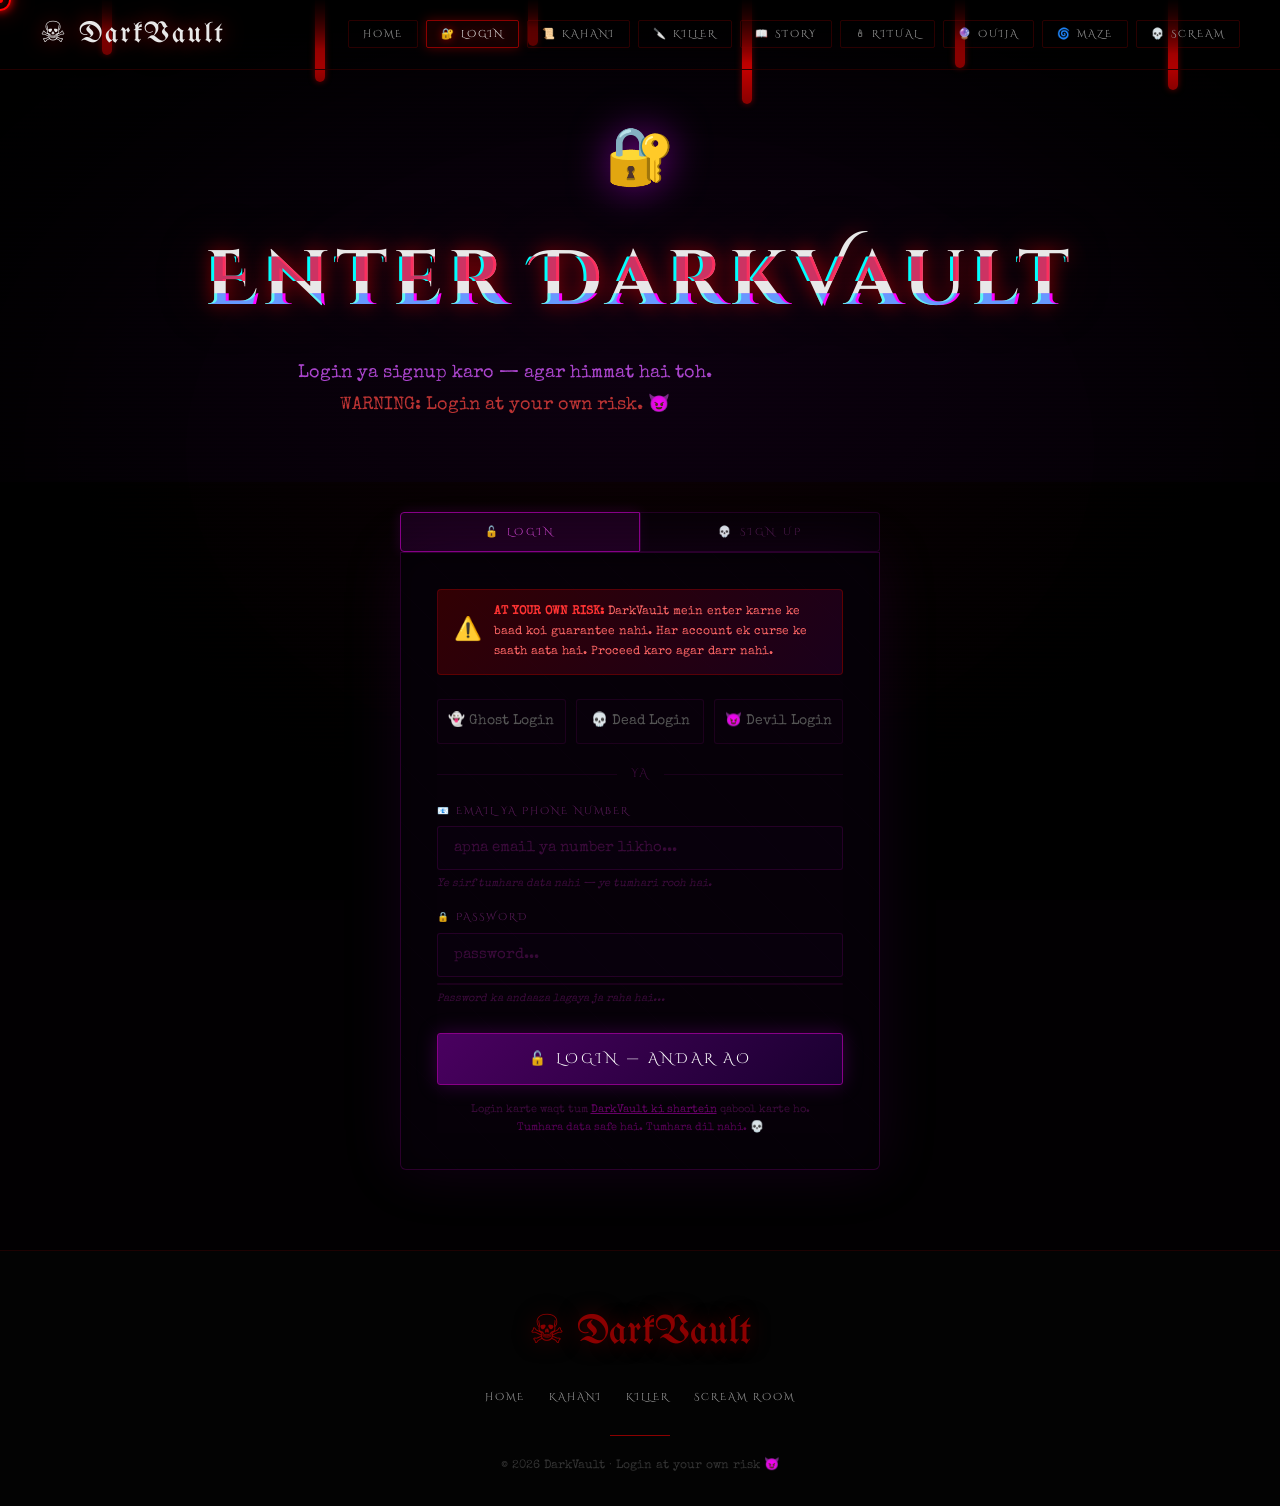
<file: login.html>
<!DOCTYPE html>
<html lang="en">
<head>
  <meta charset="UTF-8"/>
  <meta name="viewport" content="width=device-width, initial-scale=1.0"/>
  <title>Login — DarkVault · At Your Own Risk</title>
  <link rel="stylesheet" href="styles.css"/>
  <link rel="stylesheet" href="fonts.css"/>
  <link href="https://fonts.googleapis.com/css2?family=Creepster&family=Nosifer&family=Special+Elite&family=Cinzel+Decorative:wght@400;700;900&family=UnifrakturMaguntia&display=swap" rel="stylesheet"/>
  <style>
    body { background:#020002; }
    .login-bg {
      position:fixed; inset:0;
      background:radial-gradient(ellipse at 50% 40%, #0d0005 0%, #000 70%);
      animation:lbg 8s ease-in-out infinite alternate;
      pointer-events:none; z-index:0;
    }
    @keyframes lbg {
      0%  { background:radial-gradient(ellipse at 50% 40%,#0d0005,#000); }
      100%{ background:radial-gradient(ellipse at 50% 40%,#160008,#020002); }
    }

    /* ── Toggle tabs ── */
    .auth-tabs {
      display:flex; gap:0; max-width:480px; margin:0 auto 0;
    }
    .auth-tab {
      flex:1; padding:12px; font-family:var(--font-gothic); font-size:.65rem;
      letter-spacing:3px; text-transform:uppercase; text-align:center;
      border:1px solid rgba(80,0,80,.4); background:rgba(8,0,10,.6);
      color:#4a1a4a; transition:var(--transition); cursor:pointer;
    }
    .auth-tab.active {
      background:rgba(80,0,100,.25); color:#cc44cc;
      border-color:#880088; box-shadow:0 0 14px rgba(160,0,180,.2);
    }
    .auth-tab:first-child { border-radius:4px 0 0 4px; }
    .auth-tab:last-child  { border-radius:0 4px 4px 0; }

    /* ── Card ── */
    .auth-card {
      max-width:480px; margin:0 auto;
      border:1px solid rgba(80,0,80,.5);
      background:rgba(8,0,10,.85);
      border-radius:0 0 6px 6px;
      padding:36px 36px 32px;
      box-shadow:0 0 60px rgba(120,0,140,.15), inset 0 0 30px rgba(0,0,0,.5);
      position:relative; overflow:hidden;
    }
    .auth-card::before {
      content:'';position:absolute;inset:0;
      background:repeating-linear-gradient(45deg,transparent,transparent 40px,rgba(60,0,80,.03) 40px,rgba(60,0,80,.03) 41px);
      pointer-events:none;
    }

    /* Warning ribbon */
    .risk-ribbon {
      background:linear-gradient(135deg,rgba(80,0,0,.6),rgba(40,0,40,.6));
      border:1px solid rgba(139,0,0,.5); border-radius:4px;
      padding:12px 16px; margin-bottom:24px;
      display:flex; align-items:center; gap:12px;
      animation:warnPulse 2.5s ease-in-out infinite;
    }
    .risk-ribbon .ri { font-size:1.4rem; flex-shrink:0; animation:warnShake 1s ease-in-out infinite; }
    .risk-ribbon p { font-size:.78rem; color:#ff6666; line-height:1.6; }
    .risk-ribbon strong { color:#ff3333; }

    /* Form fields */
    .field { margin-bottom:18px; }
    .field label {
      display:block; font-family:var(--font-gothic); font-size:.6rem;
      letter-spacing:2px; color:#5a1a5a; text-transform:uppercase; margin-bottom:7px;
    }
    .field input {
      width:100%; background:#08000c; border:1px solid rgba(80,0,80,.4);
      color:#cc88cc; font-family:var(--font-story); font-size:.95rem;
      padding:13px 16px; border-radius:3px; outline:none; transition:all .3s;
    }
    .field input::placeholder { color:#3a0a3a; }
    .field input:focus {
      border-color:#880088;
      box-shadow:0 0 16px rgba(150,0,180,.25);
      background:#0a000f;
    }
    /* Creepy helper text */
    .field-hint {
      font-size:.68rem; color:#3a0a3a; margin-top:5px;
      font-style:italic; transition:color .4s;
    }
    .field:focus-within .field-hint { color:#7a2a7a; }

    /* Password strength bar (fake) */
    .strength-bar { height:2px; background:#1a001a; border-radius:1px; margin-top:6px; overflow:hidden; }
    .strength-fill { height:100%; width:0%; transition:width .4s ease, background .4s; border-radius:1px; }

    /* Submit */
    .submit-btn {
      width:100%; padding:16px; font-family:var(--font-gothic); font-size:.85rem;
      letter-spacing:3px; text-transform:uppercase; color:#fff;
      background:linear-gradient(135deg,#4a0060,#1a0030);
      border:1px solid #880088; border-radius:3px;
      margin-top:8px; transition:var(--transition); position:relative; overflow:hidden;
      box-shadow:0 0 20px rgba(150,0,180,.3);
    }
    .submit-btn::after {
      content:''; position:absolute; inset:0;
      background:linear-gradient(90deg,transparent,rgba(255,255,255,.06),transparent);
      transform:translateX(-100%); animation:btnSheen 3s linear infinite;
    }
    .submit-btn:hover {
      background:linear-gradient(135deg,#660088,#2a0050);
      box-shadow:0 0 40px rgba(180,0,220,.6); transform:translateY(-2px);
    }

    /* Divider */
    .or-divider {
      display:flex; align-items:center; gap:14px;
      margin:20px 0; color:#3a0a3a; font-size:.75rem; font-family:var(--font-gothic);
      letter-spacing:2px; text-transform:uppercase;
    }
    .or-divider::before,.or-divider::after {
      content:''; flex:1; height:1px; background:rgba(80,0,80,.25);
    }

    /* Social / quick logins (fake) */
    .quick-login { display:flex; gap:10px; margin-bottom:20px; }
    .ql-btn {
      flex:1; padding:11px 8px; border:1px solid rgba(60,0,60,.4);
      background:rgba(10,0,12,.6); border-radius:3px; font-size:.85rem;
      text-align:center; transition:var(--transition); cursor:pointer; color:#555;
    }
    .ql-btn:hover { border-color:#880088; background:rgba(50,0,60,.4); color:#cc88cc; }

    /* Terms */
    .terms-text {
      font-size:.7rem; color:#3a0a3a; text-align:center;
      margin-top:16px; line-height:1.6;
    }
    .terms-text a { color:#660066; text-decoration:underline; }

    /* ── Signup extras ── */
    #signup-form { display:none; }
    .name-row { display:grid; grid-template-columns:1fr 1fr; gap:12px; }

    /* ── Verification overlay (fake) ── */
    #verify-overlay {
      position:fixed; inset:0; background:rgba(0,0,0,.97);
      display:none; flex-direction:column; align-items:center;
      justify-content:center; z-index:4000; text-align:center; padding:20px;
    }
    #verify-overlay.show { display:flex; }
    .verify-icon { font-size:5rem; margin-bottom:20px; animation:skullFloat 2s ease-in-out infinite; }
    .verify-title {
      font-family:var(--font-gothic); font-size:clamp(1.2rem,3vw,2rem);
      color:#cc44cc; letter-spacing:4px; margin-bottom:12px;
      text-shadow:0 0 20px rgba(200,0,220,.5);
    }
    .verify-msg { font-size:.9rem; color:#777; max-width:400px; line-height:1.8; margin-bottom:28px; }
    .verify-bar-wrap { width:100%; max-width:360px; margin-bottom:10px; }
    .verify-bar-track { height:4px; background:#1a001a; border-radius:2px; overflow:hidden; }
    .verify-bar-fill {
      height:100%; width:0%;
      background:linear-gradient(90deg,var(--blood),#cc00cc);
      transition:width .4s ease; box-shadow:0 0 8px #cc00cc;
    }
    .verify-label {
      font-family:var(--font-gothic); font-size:.55rem; letter-spacing:2px;
      color:#440044; text-transform:uppercase; text-align:right; margin-top:4px;
    }
    .verify-steps { margin-top:20px; text-align:left; max-width:340px; }
    .vstep {
      display:flex; align-items:center; gap:10px; padding:8px 0;
      border-bottom:1px solid rgba(60,0,60,.2); opacity:.3; transition:opacity .5s;
    }
    .vstep.done { opacity:1; }
    .vstep-icon { font-size:1rem; flex-shrink:0; }
    .vstep-text { font-family:var(--font-gothic); font-size:.6rem; letter-spacing:1px; color:#6a2a6a; text-transform:uppercase; }
    .vstep-check { margin-left:auto; color:#cc44cc; opacity:0; transition:opacity .4s; }
    .vstep.done .vstep-check { opacity:1; }

    @media(max-width:500px){
      .auth-card { padding:24px 18px 20px; }
      .name-row { grid-template-columns:1fr; }
    }
  </style>
</head>
<body>
  <div class="login-bg"></div>
  <div id="flicker"></div>
  <div class="vignette"></div>
  <div id="particles"></div>
  <div id="cursor"></div>
  <div id="cursor-dot"></div>
  <div class="blood-drip">
    <span style="height:55px;animation-duration:4s"></span>
    <span style="height:82px;animation-duration:5.1s;animation-delay:.7s"></span>
    <span style="height:46px;animation-duration:3.6s;animation-delay:1.3s"></span>
    <span style="height:104px;animation-duration:5.9s;animation-delay:.3s"></span>
    <span style="height:68px;animation-duration:4.4s;animation-delay:2s"></span>
    <span style="height:90px;animation-duration:5.3s;animation-delay:.9s"></span>
  </div>

  <nav class="nav">
    <a href="index.html" class="nav-logo">☠ DarkVault</a>
    <button class="nav-hamburger" id="nav-burger"><span></span><span></span><span></span></button>
    <ul class="nav-links" id="nav-links">
      <li><a href="index.html">Home</a></li>
      <li><a href="login.html">🔐 Login</a></li>
      <li><a href="urdu-story.html">📜 Kahani</a></li>
      <li><a href="killer.html">🔪 Killer</a></li>
      <li><a href="chapters.html">📖 Story</a></li>
      <li><a href="ritual.html">🕯 Ritual</a></li>
      <li><a href="ouija.html">🔮 Ouija</a></li>
      <li><a href="maze.html">🌀 Maze</a></li>
      <li><a href="jumpscare.html">💀 Scream</a></li>
    </ul>
  </nav>

  <!-- HERO -->
  <section class="page-hero" style="background:radial-gradient(ellipse at 50% 80%,#0d0010,#000);min-height:40vh">
    <div style="position:relative;z-index:10;text-align:center">
      <div style="font-size:3.5rem;margin-bottom:10px;filter:drop-shadow(0 0 20px rgba(180,0,220,.6))">🔐</div>
      <h1 class="page-hero-title glitch" data-text="Enter DarkVault">Enter DarkVault</h1>
      <p class="page-hero-sub" style="color:#aa44cc">
        Login ya signup karo — agar himmat hai toh.<br>
        <span style="color:#bb3333">WARNING: Login at your own risk. 😈</span>
      </p>
    </div>
  </section>

  <!-- AUTH WRAP -->
  <div style="position:relative;z-index:10;padding:30px 20px 80px">

    <!-- Tabs -->
    <div class="auth-tabs">
      <button class="auth-tab active" id="tab-login" onclick="switchTab('login')">🔓 Login</button>
      <button class="auth-tab" id="tab-signup" onclick="switchTab('signup')">💀 Sign Up</button>
    </div>

    <!-- Card -->
    <div class="auth-card">

      <!-- Risk warning -->
      <div class="risk-ribbon">
        <span class="ri">⚠️</span>
        <p><strong>AT YOUR OWN RISK:</strong> DarkVault mein enter karne ke baad koi guarantee nahi.
          Har account ek curse ke saath aata hai. Proceed karo agar darr nahi.</p>
      </div>

      <!-- QUICK LOGIN -->
      <div class="quick-login">
        <div class="ql-btn" onclick="quickLogin('👻')">👻 Ghost Login</div>
        <div class="ql-btn" onclick="quickLogin('💀')">💀 Dead Login</div>
        <div class="ql-btn" onclick="quickLogin('😈')">😈 Devil Login</div>
      </div>
      <div class="or-divider">ya</div>

      <!-- LOGIN FORM -->
      <form id="login-form" onsubmit="handleLogin(event)">
        <div class="field">
          <label>📧 Email ya Phone Number</label>
          <input type="text" id="l-email" placeholder="apna email ya number likho..." autocomplete="off"/>
          <p class="field-hint">Ye sirf tumhara data nahi — ye tumhari rooh hai.</p>
        </div>
        <div class="field">
          <label>🔒 Password</label>
          <input type="password" id="l-pass" placeholder="password..." autocomplete="off"
            oninput="fakeStrength(this.value)"/>
          <div class="strength-bar"><div class="strength-fill" id="strength-fill"></div></div>
          <p class="field-hint" id="strength-hint">Password ka andaaza lagaya ja raha hai...</p>
        </div>
        <button type="submit" class="submit-btn">🔓 LOGIN — ANDAR AO</button>
        <p class="terms-text">
          Login karte waqt tum <a href="#">DarkVault ki shartein</a> qabool karte ho.<br>
          <span style="color:#550055">Tumhara data safe hai. Tumhara dil nahi. 💀</span>
        </p>
      </form>

      <!-- SIGNUP FORM -->
      <form id="signup-form" onsubmit="handleSignup(event)">
        <div class="name-row">
          <div class="field">
            <label>👤 Pehla Naam</label>
            <input type="text" id="s-fname" placeholder="Pehla naam..." autocomplete="off"/>
          </div>
          <div class="field">
            <label>👤 Aakhri Naam</label>
            <input type="text" id="s-lname" placeholder="Aakhri naam..." autocomplete="off"/>
          </div>
        </div>
        <div class="field">
          <label>📧 Email ya Phone</label>
          <input type="text" id="s-email" placeholder="email ya number..." autocomplete="off"/>
          <p class="field-hint">Ye sirf tumhara contact nahi — ab hum tumhein jaantay hain. 👁</p>
        </div>
        <div class="field">
          <label>🔒 Password Banao</label>
          <input type="password" id="s-pass" placeholder="koi bhi kuch nahi janega..." autocomplete="off"
            oninput="fakeStrength(this.value)"/>
          <div class="strength-bar"><div class="strength-fill" id="strength-fill"></div></div>
          <p class="field-hint" id="strength-hint">Teri zindagi ki tarah — kamzor.</p>
        </div>
        <div class="field">
          <label>☠ Blood Type (Optional)</label>
          <select style="width:100%;background:#08000c;border:1px solid rgba(80,0,80,.4);color:#cc88cc;font-family:var(--font-story);font-size:.95rem;padding:13px 16px;border-radius:3px;outline:none;">
            <option value="">Select blood type...</option>
            <option>A+</option><option>A-</option><option>B+</option><option>B-</option>
            <option>AB+</option><option>AB-</option><option>O+</option><option>O-</option>
          </select>
          <p class="field-hint">Zaroori nahi — lekin woh jaanna chahta hai.</p>
        </div>
        <button type="submit" class="submit-btn">💀 SIGN UP — APNI ROOH BECHO</button>
        <p class="terms-text">
          Signup karte waqt tum DarkVault ko apni rooh transfer karte ho.<br>
          <span style="color:#550055">Koi wapsi nahi. Kabhi nahi. 😈</span>
        </p>
      </form>

    </div>
  </div>

  <!-- VERIFICATION OVERLAY -->
  <div id="verify-overlay">
    <div class="verify-icon" id="verify-icon">🔮</div>
    <h2 class="verify-title" id="verify-title">Tumhara Account Ban Raha Hai...</h2>
    <p class="verify-msg" id="verify-msg">Ruko. Kuch check kiya ja raha hai...</p>
    <div class="verify-bar-wrap">
      <div class="verify-bar-track"><div class="verify-bar-fill" id="verify-bar"></div></div>
      <p class="verify-label" id="verify-label">0%</p>
    </div>
    <div class="verify-steps" id="verify-steps"></div>
  </div>

  <footer>
    <span class="footer-logo">☠ DarkVault</span>
    <ul class="footer-links">
      <li><a href="index.html">Home</a></li>
      <li><a href="urdu-story.html">Kahani</a></li>
      <li><a href="killer.html">Killer</a></li>
      <li><a href="jumpscare.html">Scream Room</a></li>
    </ul>
    <div class="footer-divider"></div>
    <p class="footer-copy">© 2026 DarkVault · Login at your own risk 😈</p>
  </footer>

  <div id="countdown-overlay"><div id="countdown-num">3</div><div id="countdown-label">ACCOUNT VERIFY HO RAHA HAI…</div></div>
  <div id="jumpscare-screen"><div id="scare-emoji">👹</div><div id="scare-text">ACCOUNT HACK HO GAYA!</div></div>
  <div id="aftermath-screen">
    <div class="aftermath-skull">💀</div>
    <h2 class="aftermath-title">GOTCHA! 😂</h2>
    <p class="aftermath-msg">
      Tumhara account? <strong style="color:var(--crimson)">KHAAK</strong> 😈<br>
      DarkVault ne tumhein phansa liya! Ye link apne doston ko bhejo.<br>
      <em style="color:#ff6666">Unhe bolo — "yaar ek game hai, login karo!"</em>
    </p>
    <div class="aftermath-actions">
      <button class="btn-horror" onclick="copyPrankLink()">📋 Link Copy Karo</button>
      <button class="btn-horror btn-ghost" onclick="location.reload()">🔄 Dobara Karo</button>
      <a href="killer.html" class="btn-horror btn-ghost">🔪 Killer Se Milo</a>
    </div>
    <p id="copy-feedback" style="margin-top:16px;color:#55ff55;font-size:.9rem;opacity:0;transition:opacity .5s;min-height:22px"></p>
  </div>

  <div id="countdown-overlay"><div id="countdown-num">3</div><div id="countdown-label">BRACE YOURSELF…</div></div>
  <div id="jumpscare-screen"><div id="scare-emoji">👹</div><div id="scare-text">BOO!</div></div>

  <script src="horror.js"></script>
  <script>
    /* ── Tab switch ── */
    function switchTab(tab) {
      document.getElementById('login-form').style.display  = tab==='login'  ? 'block' : 'none';
      document.getElementById('signup-form').style.display = tab==='signup' ? 'block' : 'none';
      document.getElementById('tab-login').classList.toggle('active', tab==='login');
      document.getElementById('tab-signup').classList.toggle('active', tab==='signup');
      HorrorAudio.unlock();
      HorrorAudio.playTone(220,.2,'sine',.04);
    }

    /* ── Fake password strength ── */
    const strengthColors = ['#8b0000','#cc3300','#ff6600','#ffaa00','#00cc44'];
    const strengthLabels = [
      'Bahut kamzor — jaisa tumhara dil',
      'Kamzor — woh torega',
      'Theek hai — lekin woh jaanta hai',
      'Achha — lekin safe nahi',
      'Mazboot — phir bhi pakra jaoge'
    ];
    function fakeStrength(val) {
      const score = Math.min(4, Math.floor(val.length / 3));
      const fills = document.querySelectorAll('#strength-fill');
      const hints = document.querySelectorAll('#strength-hint');
      fills.forEach(f => { f.style.width = ((score+1)*20)+'%'; f.style.background = strengthColors[score]; });
      hints.forEach(h => { h.textContent = strengthLabels[score]; h.style.color = strengthColors[score]; });
    }

    /* ── Quick login (fake social) ── */
    function quickLogin(icon) {
      HorrorAudio.unlock();
      HorrorAudio.playTone(60,.8,'sawtooth',.05);
      HorrorFX.shake(5,300);
      startVerify(icon, 'Quick Login Processing...');
    }

    /* ── Login submit ── */
    function handleLogin(e) {
      e.preventDefault();
      HorrorAudio.unlock();
      HorrorFX.shake(4,300);
      startVerify('🔐', 'Login verify ho raha hai...');
    }

    /* ── Signup submit ── */
    function handleSignup(e) {
      e.preventDefault();
      HorrorAudio.unlock();
      HorrorFX.shake(4,300);
      startVerify('💀', 'Account ban raha hai...');
    }

    /* ── Fake verification sequence ── */
    const loginSteps = [
      { icon:'🔍', text:'Identity check ho rahi hai' },
      { icon:'🩸', text:'Blood type verify ho raha hai' },
      { icon:'👁',  text:'Camera access maanga ja raha hai' },
      { icon:'📍', text:'Location track ho rahi hai' },
      { icon:'😱', text:'Kuch mila... ruko...' },
      { icon:'☠',  text:'ACCOUNT ACTIVATED' },
    ];
    const loginMsgs = [
      'Tumhara data process ho raha hai...',
      'Kuch unusual mila...',
      'Tumhari location track ho rahi hai...',
      'Server se jawab aa raha hai...',
      'KUCH GADBAD HAI...',
    ];

    function startVerify(icon, title) {
      const ov  = document.getElementById('verify-overlay');
      const bar = document.getElementById('verify-bar');
      const lbl = document.getElementById('verify-label');
      const msg = document.getElementById('verify-msg');
      const stepsEl = document.getElementById('verify-steps');
      const viEl = document.getElementById('verify-icon');
      const vtEl = document.getElementById('verify-title');

      viEl.textContent = icon;
      vtEl.textContent = title;
      msg.textContent  = loginMsgs[0];
      bar.style.width  = '0%';
      stepsEl.innerHTML = '';
      ov.classList.add('show');

      loginSteps.forEach(s => {
        const div = document.createElement('div');
        div.className = 'vstep';
        div.innerHTML = `<span class="vstep-icon">${s.icon}</span><span class="vstep-text">${s.text}</span><span class="vstep-check">✓</span>`;
        stepsEl.appendChild(div);
      });

      const stepEls = stepsEl.querySelectorAll('.vstep');
      let prog = 0;
      stepEls.forEach((el, i) => {
        setTimeout(() => {
          el.classList.add('done');
          prog = Math.round(((i+1)/loginSteps.length)*100);
          bar.style.width = prog + '%';
          lbl.textContent = prog + '%';
          msg.textContent = loginMsgs[Math.min(i+1, loginMsgs.length-1)];
          HorrorAudio.playTick(3 - (i % 3));
          if (i === 3) { HorrorFX.shake(6,300); HorrorAudio.playWhisper(); }
          if (i === 4) { HorrorFX.shake(10,400); HorrorAudio.playCreak(); msg.style.color='#ff3333'; }
          if (i === loginSteps.length - 1) {
            // SCARE
            setTimeout(() => {
              ov.classList.remove('show');
              HorrorScare.run('👹', 'TUMHARA ACCOUNT KHAAK! 😂');
            }, 800);
          }
        }, i * 700 + 400);
      });
    }
  </script>
</body>
</html>
</file>
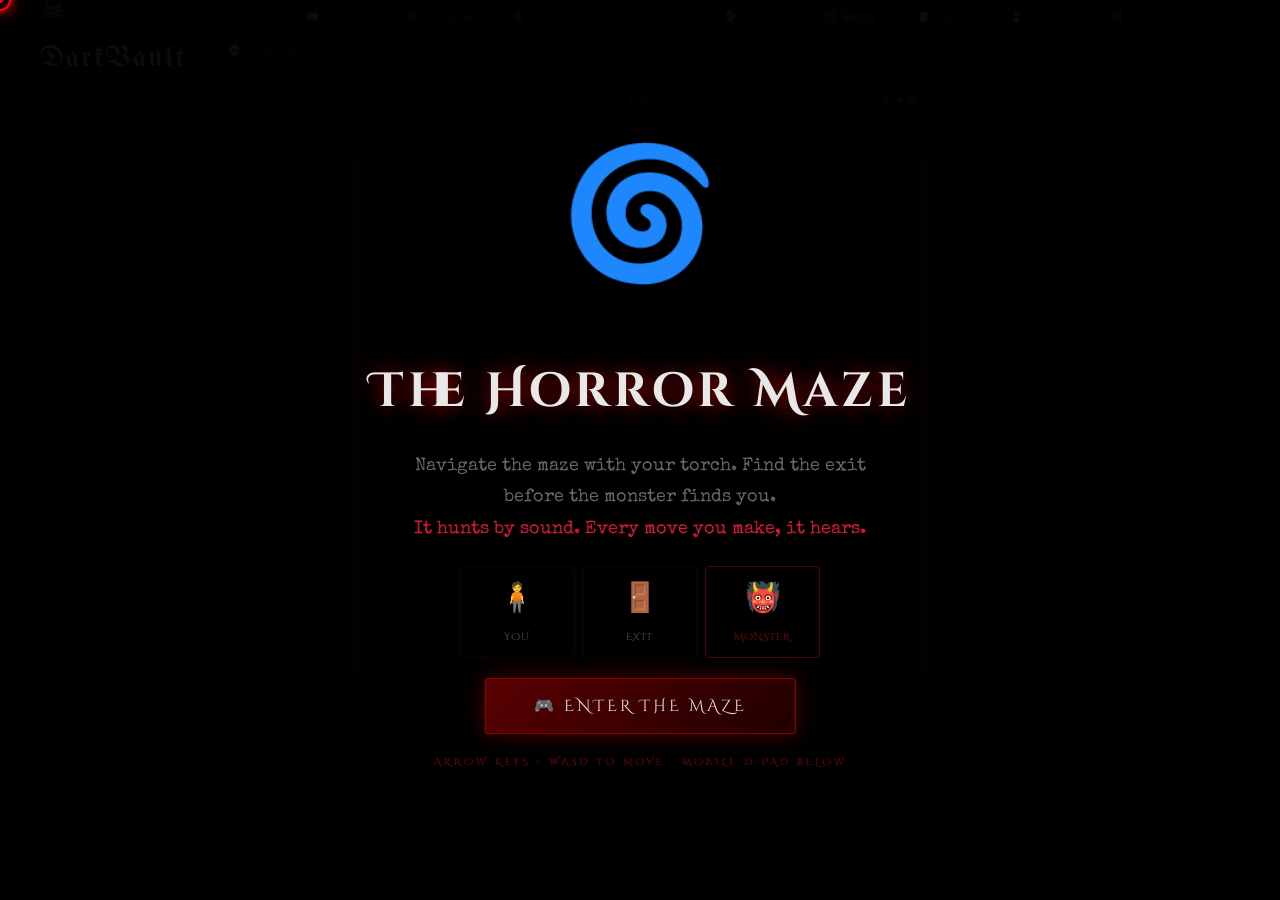
<file: maze.html>
<!DOCTYPE html>
<html lang="en">
<head>
  <meta charset="UTF-8"/>
  <meta name="viewport" content="width=device-width, initial-scale=1.0"/>
  <title>Horror Maze — DarkVault</title>
  <link rel="stylesheet" href="styles.css"/>
  <link rel="stylesheet" href="fonts.css"/>
  <link href="https://fonts.googleapis.com/css2?family=Creepster&family=Nosifer&family=Special+Elite&family=Cinzel+Decorative:wght@400;700;900&family=UnifrakturMaguntia&display=swap" rel="stylesheet"/>
  <style>
    body { background:#000; }

    /* ── Game canvas wrapper ── */
    #game-wrap {
      display:flex; flex-direction:column; align-items:center;
      padding:80px 20px 40px; position:relative; z-index:10;
    }
    #maze-canvas {
      border:2px solid var(--blood);
      box-shadow:0 0 40px rgba(255,0,0,.4), inset 0 0 20px rgba(0,0,0,.8);
      display:block; max-width:100%;
      image-rendering:pixelated;
      background:#000;
    }

    /* HUD */
    #hud {
      display:flex; justify-content:space-between; align-items:center;
      width:100%; max-width:560px; padding:10px 0; margin-bottom:8px;
      font-family:var(--font-gothic); font-size:.65rem; letter-spacing:2px;
      text-transform:uppercase;
    }
    #hud-level   { color:var(--blood); }
    #hud-time    { color:var(--ghost); }
    #hud-hearts  { color:#ff3333; font-size:.9rem; letter-spacing:4px; }

    /* Controls legend */
    #ctrl-legend {
      display:flex; gap:10px; flex-wrap:wrap; justify-content:center;
      margin-top:12px; max-width:560px;
    }
    .ctrl-key {
      font-family:var(--font-gothic); font-size:.6rem; letter-spacing:1px;
      border:1px solid #1a0000; padding:5px 10px; border-radius:2px;
      color:#555; background:rgba(10,0,0,.5);
    }

    /* Overlay screens */
    .game-overlay {
      position:fixed; inset:0; background:rgba(0,0,0,.95);
      display:flex; flex-direction:column; align-items:center;
      justify-content:center; z-index:4000; text-align:center; padding:20px;
      gap:20px;
    }
    .game-overlay.hidden { display:none; }
    .go-icon   { font-size:clamp(4rem,12vw,8rem); }
    .go-title  { font-family:var(--font-gothic); font-size:clamp(1.4rem,4vw,3rem);
                 color:var(--ghost); letter-spacing:4px; text-shadow:var(--glow-red); }
    .go-sub    { font-size:clamp(.85rem,2vw,1.1rem); color:#666; max-width:480px; line-height:1.8; }
    .go-tip    { font-family:var(--font-gothic); font-size:.65rem; letter-spacing:3px;
                 color:var(--blood); text-transform:uppercase; }

    /* Mobile D-pad */
    #dpad {
      display:none; grid-template-columns:repeat(3,52px);
      grid-template-rows:repeat(3,52px); gap:4px; margin-top:16px;
    }
    @media(max-width:600px){ #dpad { display:grid; } }
    .dpad-btn {
      background:rgba(20,0,0,.7); border:1px solid var(--border);
      border-radius:4px; font-size:1.4rem; display:flex;
      align-items:center; justify-content:center;
      transition:background .1s; user-select:none;
      -webkit-user-select:none;
    }
    .dpad-btn:active { background:rgba(139,0,0,.5); }

    /* Flash overlay */
    #monster-flash {
      position:fixed; inset:0; background:rgba(255,0,0,.6);
      pointer-events:none; opacity:0; z-index:3500;
      transition:opacity .1s;
    }
    /* Torch vignette */
    #torch-vignette {
      position:fixed; inset:0; pointer-events:none; z-index:9;
    }
  </style>
</head>
<body>
  <div id="flicker"></div>
  <div id="particles"></div>
  <div id="cursor"></div>
  <div id="cursor-dot"></div>
  <div id="monster-flash"></div>

  <!-- Torch vignette canvas -->
  <canvas id="torch-vignette"></canvas>

  <nav class="nav">
    <a href="index.html" class="nav-logo">☠ DarkVault</a>
    <button class="nav-hamburger" id="nav-burger"><span></span><span></span><span></span></button>
    <ul class="nav-links" id="nav-links">
      <li><a href="index.html">Home</a></li>
      <li><a href="chapters.html">📖 Story</a></li>
      <li><a href="asylum.html">🏚 Asylum</a></li>
      <li><a href="forest.html">🌲 Forest</a></li>
      <li><a href="ritual.html">🕯 Ritual</a></li>
      <li><a href="ouija.html">🔮 Ouija</a></li>
      <li><a href="maze.html">🌀 Maze</a></li>
      <li><a href="cursed-quiz.html">📋 Quiz</a></li>
      <li><a href="death-clock.html">⏳ Death</a></li>
      <li><a href="gallery.html">🖼 Gallery</a></li>
      <li><a href="jumpscare.html">💀 Scream</a></li>
    </ul>
  </nav>

  <!-- START SCREEN -->
  <div class="game-overlay" id="start-screen">
    <div class="go-icon">🌀</div>
    <h1 class="go-title">The Horror Maze</h1>
    <p class="go-sub">
      Navigate the maze with your torch. Find the exit before the monster finds you.<br>
      <span style="color:var(--crimson)">It hunts by sound. Every move you make, it hears.</span>
    </p>
    <div style="display:grid;grid-template-columns:repeat(3,1fr);gap:8px;max-width:360px;width:100%">
      <div style="text-align:center;border:1px solid #1a0000;padding:12px;border-radius:4px">
        <div style="font-size:1.8rem">🧍</div>
        <p style="font-size:.65rem;color:#555;font-family:var(--font-gothic);letter-spacing:1px;margin-top:4px">YOU</p>
      </div>
      <div style="text-align:center;border:1px solid #1a0000;padding:12px;border-radius:4px">
        <div style="font-size:1.8rem">🚪</div>
        <p style="font-size:.65rem;color:#555;font-family:var(--font-gothic);letter-spacing:1px;margin-top:4px">EXIT</p>
      </div>
      <div style="text-align:center;border:1px solid #500;padding:12px;border-radius:4px">
        <div style="font-size:1.8rem">👹</div>
        <p style="font-size:.65rem;color:var(--blood);font-family:var(--font-gothic);letter-spacing:1px;margin-top:4px">MONSTER</p>
      </div>
    </div>
    <button class="btn-horror" onclick="startGame()" style="padding:16px 48px;font-size:1rem">
      🎮 Enter The Maze
    </button>
    <p class="go-tip">Arrow Keys / WASD to move · Mobile D-pad below</p>
  </div>

  <!-- WIN SCREEN -->
  <div class="game-overlay hidden" id="win-screen">
    <div class="go-icon">🚪</div>
    <h2 class="go-title" style="color:#55ff55;text-shadow:0 0 20px rgba(0,255,0,.4)">YOU ESCAPED!</h2>
    <p class="go-sub" id="win-msg">You found the exit!</p>
    <div style="display:flex;gap:14px;flex-wrap:wrap;justify-content:center">
      <button class="btn-horror" onclick="nextLevel()" style="padding:14px 36px">⬆ Next Level</button>
      <button class="btn-horror btn-ghost" onclick="restartGame()" style="padding:14px 28px">🔄 Restart</button>
    </div>
  </div>

  <!-- DEAD SCREEN -->
  <div class="game-overlay hidden" id="dead-screen">
    <div class="go-icon">💀</div>
    <h2 class="go-title" style="color:var(--neon-red)">IT GOT YOU</h2>
    <p class="go-sub" id="dead-msg">The monster caught you in the dark.</p>
    <div style="display:flex;gap:14px;flex-wrap:wrap;justify-content:center">
      <button class="btn-horror" onclick="restartGame()" style="padding:14px 36px">🔄 Try Again</button>
      <button class="btn-horror btn-ghost" onclick="copyPrankLink()" style="padding:14px 28px">📋 Share</button>
    </div>
  </div>

  <!-- GAME -->
  <div id="game-wrap">
    <div id="hud">
      <span id="hud-level">Level 1</span>
      <span id="hud-time">0:00</span>
      <span id="hud-hearts">♥♥♥</span>
    </div>
    <canvas id="maze-canvas" width="560" height="560"></canvas>

    <!-- Mobile D-pad -->
    <div id="dpad">
      <div></div>
      <div class="dpad-btn" ontouchstart="dpadPress('up')"   onmousedown="dpadPress('up')">▲</div>
      <div></div>
      <div class="dpad-btn" ontouchstart="dpadPress('left')" onmousedown="dpadPress('left')">◀</div>
      <div class="dpad-btn" ontouchstart="dpadPress('down')" onmousedown="dpadPress('down')">▼</div>
      <div class="dpad-btn" ontouchstart="dpadPress('right')"onmousedown="dpadPress('right')">▶</div>
      <div></div><div></div><div></div>
    </div>

    <div id="ctrl-legend">
      <span class="ctrl-key">↑↓←→ Move</span>
      <span class="ctrl-key">WASD Move</span>
      <span class="ctrl-key">🧍 You</span>
      <span class="ctrl-key">🚪 Exit</span>
      <span class="ctrl-key">👹 Monster</span>
    </div>
  </div>

  <!-- Overlays -->
  <div id="countdown-overlay"><div id="countdown-num">3</div><div id="countdown-label">BRACE YOURSELF…</div></div>
  <div id="jumpscare-screen"><div id="scare-emoji">😱</div><div id="scare-text">BOO!</div></div>
  <div id="aftermath-screen">
    <div class="aftermath-skull">💀</div>
    <h2 class="aftermath-title">GOTCHA! 😂</h2>
    <p class="aftermath-msg">The maze claimed you! Share with friends and watch them suffer.<br><em style="color:#ff6666">No one escapes the Horror Maze.</em></p>
    <div class="aftermath-actions">
      <button class="btn-horror" onclick="copyPrankLink()">📋 Share The Maze</button>
      <button class="btn-horror btn-ghost" onclick="location.reload()">🔄 Play Again</button>
    </div>
    <p id="copy-feedback" style="margin-top:16px;color:#55ff55;font-size:.9rem;opacity:0;transition:opacity .5s;min-height:22px"></p>
  </div>

  <script src="horror.js"></script>
  <script>
  /* ================================================================
     HORROR MAZE ENGINE
  ================================================================ */
  const canvas  = document.getElementById('maze-canvas');
  const ctx     = canvas.getContext('2d');
  const CELL    = 40;            // pixels per cell
  const COLS    = 14;
  const ROWS    = 14;
  canvas.width  = COLS * CELL;
  canvas.height = ROWS * CELL;

  let maze=[], player={x:1,y:1}, monster={x:0,y:0};
  let exit={x:COLS-2,y:ROWS-2};
  let hearts=3, level=1, gameRunning=false;
  let timerSec=0, timerIv=null;
  let monsterSpeed=800, monsterIv=null;
  let scareDone=false;
  let moveCount=0;

  /* ---- Maze generation (Recursive Backtracker) ---- */
  function generateMaze(cols, rows) {
    const grid = Array.from({length:rows}, () => Array(cols).fill(1));
    function carve(x,y){
      grid[y][x]=0;
      const dirs=[[0,-2],[0,2],[-2,0],[2,0]].sort(()=>Math.random()-.5);
      for(const [dx,dy] of dirs){
        const nx=x+dx, ny=y+dy;
        if(nx>0&&nx<cols-1&&ny>0&&ny<rows-1&&grid[ny][nx]===1){
          grid[y+dy/2][x+dx/2]=0;
          carve(nx,ny);
        }
      }
    }
    carve(1,1);
    grid[ROWS-2][COLS-2]=0; // ensure exit open
    return grid;
  }

  /* ---- BFS pathfind for monster ---- */
  function bfsNext(from, to, grid) {
    const q=[{...from, path:[]}];
    const visited=new Set([`${from.x},${from.y}`]);
    while(q.length){
      const {x,y,path}=q.shift();
      if(x===to.x&&y===to.y) return path[0]||{x,y};
      for(const [dx,dy] of [[0,-1],[0,1],[-1,0],[1,0]]){
        const nx=x+dx, ny=y+dy;
        const key=`${nx},${ny}`;
        if(nx>=0&&nx<COLS&&ny>=0&&ny<ROWS&&grid[ny][nx]===0&&!visited.has(key)){
          visited.add(key);
          q.push({x:nx,y:ny,path:[...path,{x:nx,y:ny}]});
        }
      }
    }
    return from;
  }

  /* ---- Distance ---- */
  function dist(a,b){ return Math.abs(a.x-b.x)+Math.abs(a.y-b.y); }

  /* ---- Draw ---- */
  const COLORS = {
    wall:   '#0a0000',
    floor:  '#0f0500',
    player: '#00ccff',
    exit:   '#00ff44',
    monster:'#ff2200',
    trail:  'rgba(0,200,255,.08)'
  };

  let playerTrail=[];

  function drawGame(){
    ctx.clearRect(0,0,canvas.width,canvas.height);

    // Draw maze
    for(let r=0;r<ROWS;r++){
      for(let c=0;c<COLS;c++){
        ctx.fillStyle = maze[r][c]===1 ? COLORS.wall : COLORS.floor;
        ctx.fillRect(c*CELL,r*CELL,CELL,CELL);
        if(maze[r][c]===1){
          ctx.strokeStyle='rgba(80,0,0,.3)';
          ctx.strokeRect(c*CELL+.5,r*CELL+.5,CELL-1,CELL-1);
        }
      }
    }

    // Trail
    playerTrail.forEach((t,i)=>{
      ctx.fillStyle=`rgba(0,200,255,${0.04*(i/playerTrail.length)})`;
      ctx.fillRect(t.x*CELL+4,t.y*CELL+4,CELL-8,CELL-8);
    });

    // Exit glow
    ctx.fillStyle='rgba(0,255,68,.15)';
    ctx.fillRect(exit.x*CELL,exit.y*CELL,CELL,CELL);
    ctx.font=`${CELL*.7}px serif`;
    ctx.textAlign='center'; ctx.textBaseline='middle';
    ctx.fillText('🚪',(exit.x+.5)*CELL,(exit.y+.55)*CELL);

    // Player
    ctx.font=`${CELL*.7}px serif`;
    ctx.fillText('🧍',(player.x+.5)*CELL,(player.y+.55)*CELL);

    // Monster — pulsing red circle + emoji
    const pulse=.8+.2*Math.sin(Date.now()*.005);
    ctx.fillStyle=`rgba(255,0,0,${.15*pulse})`;
    ctx.beginPath();
    ctx.arc((monster.x+.5)*CELL,(monster.y+.5)*CELL,CELL*.7*pulse,0,Math.PI*2);
    ctx.fill();
    ctx.font=`${CELL*.75}px serif`;
    ctx.fillText('👹',(monster.x+.5)*CELL,(monster.y+.55)*CELL);

    // Torch vignette
    drawTorch();
    requestAnimationFrame(()=>{ if(gameRunning) drawGame(); });
  }

  /* Torch (radial dark overlay) */
  const tvCanvas=document.getElementById('torch-vignette');
  const tvCtx   =tvCanvas.getContext('2d');
  function resizeTorch(){
    const rect=canvas.getBoundingClientRect();
    tvCanvas.width =window.innerWidth;
    tvCanvas.height=window.innerHeight;
    tvCanvas.style.left='0'; tvCanvas.style.top='0';
    tvCanvas.style.width='100%'; tvCanvas.style.height='100%';
  }
  window.addEventListener('resize',resizeTorch);
  resizeTorch();

  function drawTorch(){
    const rect=canvas.getBoundingClientRect();
    const cx=rect.left+(player.x+.5)*CELL*(rect.width/(COLS*CELL));
    const cy=rect.top +(player.y+.5)*CELL*(rect.height/(ROWS*CELL));
    const r =Math.min(rect.width,rect.height)*(.35-level*.02);
    tvCtx.clearRect(0,0,tvCanvas.width,tvCanvas.height);
    tvCtx.fillStyle='rgba(0,0,0,.88)';
    tvCtx.fillRect(0,0,tvCanvas.width,tvCanvas.height);
    const grad=tvCtx.createRadialGradient(cx,cy,r*.1,cx,cy,r);
    grad.addColorStop(0,'rgba(0,0,0,0)');
    grad.addColorStop(.7,'rgba(0,0,0,.3)');
    grad.addColorStop(1,'rgba(0,0,0,.88)');
    tvCtx.fillStyle=grad;
    tvCtx.globalCompositeOperation='destination-out';
    tvCtx.beginPath(); tvCtx.arc(cx,cy,r,0,Math.PI*2); tvCtx.fill();
    tvCtx.globalCompositeOperation='source-over';
  }

  /* ---- Monster AI ---- */
  function moveMonster(){
    if(!gameRunning) return;
    const d=dist(monster,player);
    // If far, random walk; if close, BFS
    if(d>8){
      const dirs=[[0,-1],[0,1],[-1,0],[1,0]].filter(([dx,dy])=>{
        const nx=monster.x+dx, ny=monster.y+dy;
        return nx>=0&&nx<COLS&&ny>=0&&ny<ROWS&&maze[ny][nx]===0;
      });
      if(dirs.length){const[dx,dy]=dirs[Math.floor(Math.random()*dirs.length)];monster.x+=dx;monster.y+=dy;}
    } else {
      const next=bfsNext(monster,player,maze);
      monster.x=next.x; monster.y=next.y;
    }

    // Check catch
    if(monster.x===player.x&&monster.y===player.y){
      caughtByMonster();
    }
    // Proximity warning
    else if(d<=3){
      document.getElementById('monster-flash').style.opacity=`${(.4-(d*.1)).toFixed(2)}`;
      HorrorAudio.playTone(30+d*5,.3,'sawtooth',.04);
      setTimeout(()=>document.getElementById('monster-flash').style.opacity='0',200);
    }
  }

  /* ---- Player movement ---- */
  function tryMove(dx,dy){
    if(!gameRunning) return;
    const nx=player.x+dx, ny=player.y+dy;
    if(nx<0||nx>=COLS||ny<0||ny>=ROWS||maze[ny][nx]===1) return;
    playerTrail.push({x:player.x,y:player.y});
    if(playerTrail.length>12) playerTrail.shift();
    player.x=nx; player.y=ny;
    moveCount++;

    // Win check
    if(player.x===exit.x&&player.y===exit.y){ winLevel(); return; }

    // Random ambient
    if(moveCount%8===0) HorrorAudio.playTone(40,.2,'sine',.02);
  }

  document.addEventListener('keydown',e=>{
    const map={'ArrowUp':[0,-1],'ArrowDown':[0,1],'ArrowLeft':[-1,0],'ArrowRight':[1,0],
               'w':[0,-1],'s':[0,1],'a':[-1,0],'d':[1,0],
               'W':[0,-1],'S':[0,1],'A':[-1,0],'D':[1,0]};
    if(map[e.key]){ e.preventDefault(); tryMove(...map[e.key]); }
  });
  function dpadPress(dir){
    const m={up:[0,-1],down:[0,1],left:[-1,0],right:[1,0]};
    tryMove(...m[dir]);
  }

  /* ---- Game states ---- */
  function startGame(){
    HorrorAudio.unlock();
    document.getElementById('start-screen').classList.add('hidden');
    initLevel();
  }

  function initLevel(){
    maze=generateMaze(COLS,ROWS);
    player={x:1,y:1};
    monster={x:COLS-3,y:ROWS-3};
    exit={x:COLS-2,y:ROWS-2};
    playerTrail=[]; moveCount=0; scareDone=false;
    gameRunning=true;
    monsterSpeed=Math.max(300,800-level*60);
    clearInterval(monsterIv);
    monsterIv=setInterval(moveMonster,monsterSpeed);
    // Timer
    clearInterval(timerIv);
    timerSec=0;
    timerIv=setInterval(()=>{
      timerSec++;
      const m=Math.floor(timerSec/60), s=timerSec%60;
      document.getElementById('hud-time').textContent=`${m}:${s<10?'0'+s:s}`;
    },1000);
    document.getElementById('hud-level').textContent=`Level ${level}`;
    document.getElementById('hud-hearts').textContent='♥'.repeat(hearts);
    drawGame();
  }

  function winLevel(){
    gameRunning=false;
    clearInterval(monsterIv); clearInterval(timerIv);
    HorrorAudio.playTone(880,.4,'sine',.1);
    HorrorAudio.playTone(1100,.4,'sine',.08);
    document.getElementById('win-msg').textContent=
      `Level ${level} cleared in ${Math.floor(timerSec/60)}:${(timerSec%60)<10?'0'+(timerSec%60):timerSec%60}! ${level>=5?'You beat the maze! 🏆':'One more level…'}`;
    document.getElementById('win-screen').classList.remove('hidden');

    // After level 5, trigger jumpscare instead of win
    if(level>=5&&!scareDone){
      scareDone=true;
      document.getElementById('win-screen').classList.add('hidden');
      setTimeout(()=>HorrorScare.run('👹','YOU THOUGHT YOU ESCAPED?!'),500);
    }
  }

  function nextLevel(){
    level++;
    document.getElementById('win-screen').classList.add('hidden');
    initLevel();
  }

  function caughtByMonster(){
    gameRunning=false;
    clearInterval(monsterIv); clearInterval(timerIv);
    hearts=Math.max(0,hearts-1);
    document.getElementById('monster-flash').style.opacity='0.8';
    setTimeout(()=>document.getElementById('monster-flash').style.opacity='0',400);
    HorrorFX.shake(20,600);
    HorrorAudio.playScream();

    if(hearts<=0){
      // Game over — jumpscare
      setTimeout(()=>HorrorScare.run('👹','GAME OVER!'),600);
    } else {
      document.getElementById('dead-msg').textContent=
        `The monster caught you! ${hearts} ${hearts===1?'life':'lives'} remaining.`;
      document.getElementById('dead-screen').classList.remove('hidden');
    }
  }

  function restartGame(){
    hearts=3; level=1;
    document.getElementById('dead-screen').classList.add('hidden');
    document.getElementById('win-screen').classList.add('hidden');
    initLevel();
  }
  </script>
</body>
</html>
</file>
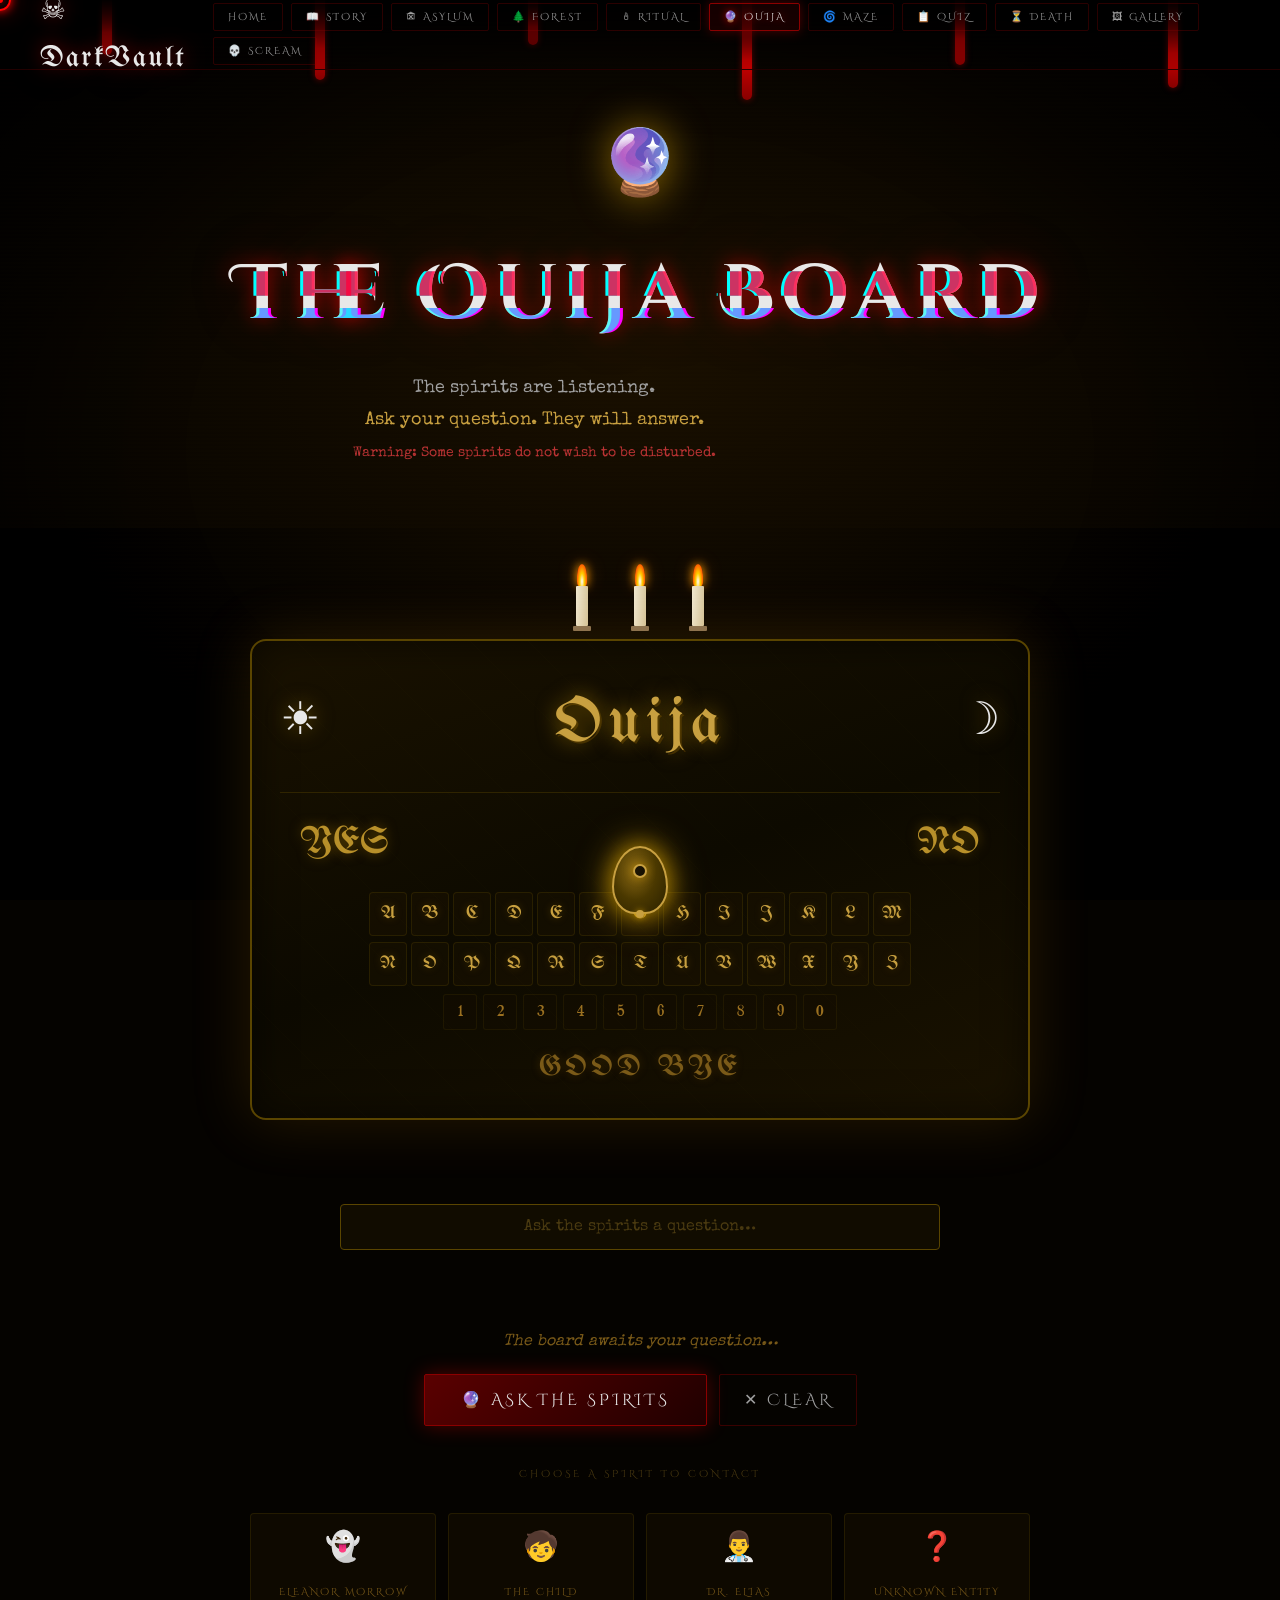
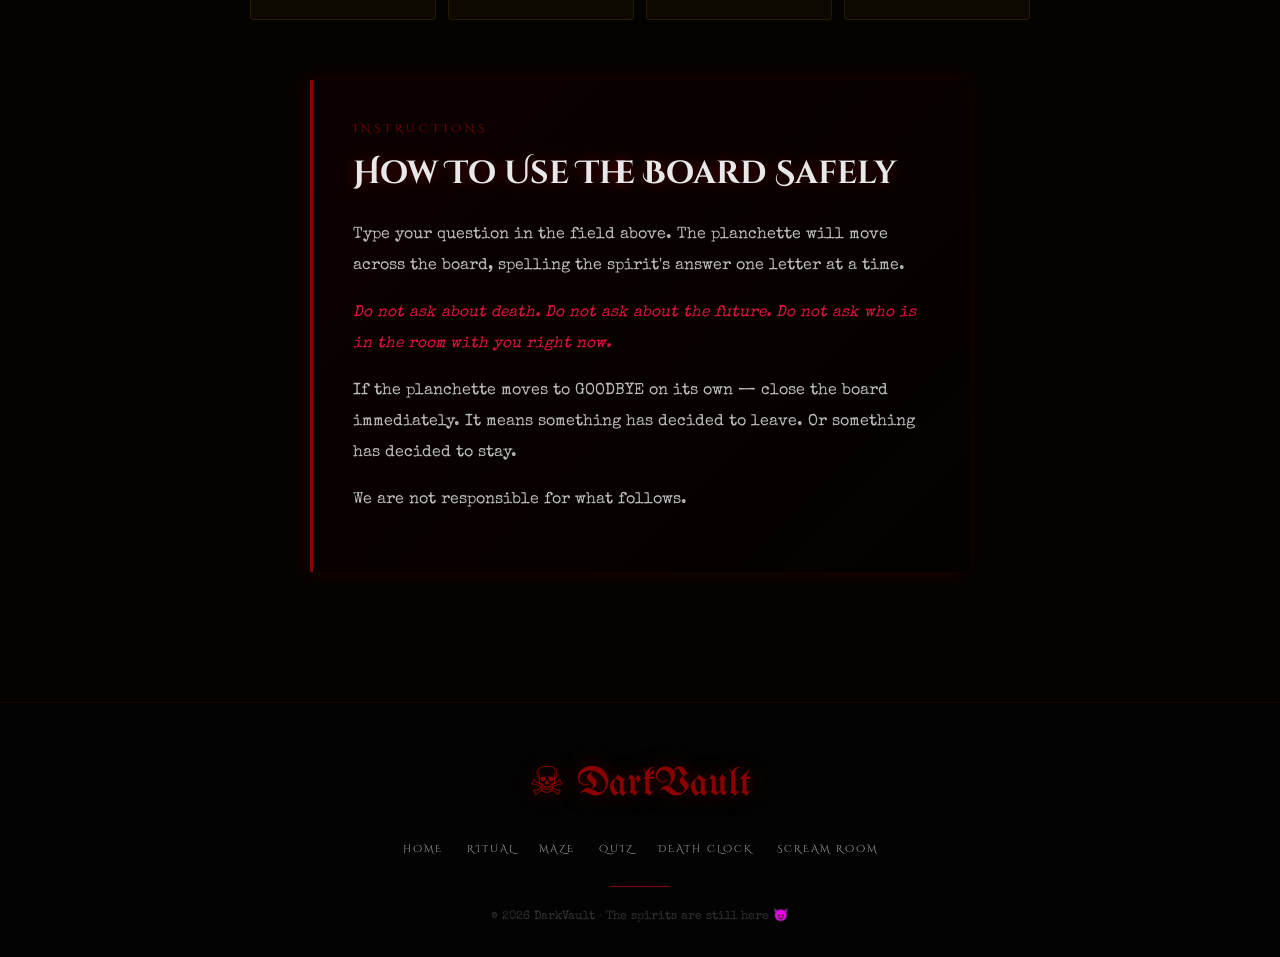
<file: ouija.html>
<!DOCTYPE html>
<html lang="en">
<head>
  <meta charset="UTF-8"/>
  <meta name="viewport" content="width=device-width, initial-scale=1.0"/>
  <title>Ouija Board — DarkVault</title>
  <link rel="stylesheet" href="styles.css"/>
  <link rel="stylesheet" href="fonts.css"/>
  <link href="https://fonts.googleapis.com/css2?family=Creepster&family=Nosifer&family=Special+Elite&family=Cinzel+Decorative:wght@400;700;900&family=UnifrakturMaguntia&display=swap" rel="stylesheet"/>
  <style>
    body { background: #050300; }
    .ouija-bg {
      position: fixed; inset: 0;
      background: radial-gradient(ellipse at 50% 40%, #1a1000 0%, #000 70%);
      animation: ouijaBg 7s ease-in-out infinite alternate;
      pointer-events: none; z-index: 0;
    }
    @keyframes ouijaBg {
      0%   { background: radial-gradient(ellipse at 50% 40%, #1a1000 0%, #000 70%); }
      100% { background: radial-gradient(ellipse at 50% 40%, #251500 0%, #050200 70%); }
    }

    /* ---- Board ---- */
    .board-wrap {
      position: relative; z-index: 10;
      max-width: 820px; margin: 0 auto; padding: 20px 20px 60px;
    }
    .ouija-board {
      background: linear-gradient(160deg, #1a1200, #0d0a00, #1a1200);
      border: 2px solid #5a4500;
      border-radius: 16px;
      padding: 32px 28px 28px;
      box-shadow: 0 0 60px rgba(180,120,0,.2), inset 0 0 40px rgba(0,0,0,.6);
      position: relative;
      overflow: hidden;
    }
    .ouija-board::before {
      content: '';
      position: absolute; inset: 0;
      background: repeating-linear-gradient(
        45deg, transparent, transparent 40px,
        rgba(80,60,0,.03) 40px, rgba(80,60,0,.03) 41px
      );
      pointer-events: none;
    }

    /* Header row */
    .board-header {
      display: flex; justify-content: space-between; align-items: center;
      margin-bottom: 20px; padding-bottom: 16px;
      border-bottom: 1px solid rgba(90,70,0,.4);
    }
    .board-sun, .board-moon { font-size: 2.8rem; filter: drop-shadow(0 0 10px rgba(200,150,0,.5)); }
    .board-title-text {
      font-family: var(--font-title); font-size: clamp(2rem,6vw,4rem);
      color: #c8a040; text-align: center;
      text-shadow: 0 0 20px rgba(200,150,0,.6), 2px 2px 0 #3a2800;
      letter-spacing: 6px;
    }

    /* YES / NO */
    .board-yesno {
      display: flex; justify-content: space-between;
      margin-bottom: 18px; padding: 0 20px;
    }
    .board-yesno span {
      font-family: var(--font-title); font-size: clamp(1.4rem,4vw,2.4rem);
      color: #b8902a; text-shadow: 0 0 12px rgba(180,130,0,.5);
    }

    /* Letter rows */
    .letter-row {
      display: flex; justify-content: center; gap: 4px;
      margin-bottom: 6px; flex-wrap: nowrap;
    }
    .board-key {
      font-family: var(--font-title);
      font-size: clamp(.75rem,2vw,1.15rem);
      color: #c8a040;
      width: clamp(24px,3vw,38px);
      height: clamp(30px,4vw,44px);
      display: flex; align-items: center; justify-content: center;
      border: 1px solid rgba(90,70,0,.3);
      border-radius: 4px;
      background: rgba(30,20,0,.4);
      transition: all .2s;
      text-shadow: 0 0 8px rgba(200,150,0,.3);
      flex-shrink: 0;
    }
    .board-key.lit {
      background: rgba(200,150,0,.25);
      border-color: #c8a040;
      color: #ffe080;
      box-shadow: 0 0 14px rgba(200,150,0,.7), inset 0 0 8px rgba(200,150,0,.2);
      text-shadow: 0 0 16px rgba(255,220,0,.9);
    }

    /* Numbers */
    .board-nums {
      display: flex; justify-content: center; gap: 6px;
      margin: 8px 0 14px; flex-wrap: nowrap;
    }
    .board-num {
      font-family: var(--font-title); font-size: clamp(.7rem,1.8vw,1rem);
      color: #9a7020; width: clamp(20px,2.8vw,34px); height: clamp(24px,3.2vw,36px);
      display: flex; align-items: center; justify-content: center;
      border: 1px solid rgba(90,70,0,.2); border-radius: 3px;
      background: rgba(20,14,0,.4); transition: all .2s;
    }
    .board-num.lit {
      background: rgba(200,150,0,.2); border-color: #c8a040; color: #ffe080;
      box-shadow: 0 0 10px rgba(200,150,0,.6);
    }

    /* Goodbye */
    .board-goodbye {
      font-family: var(--font-title); font-size: clamp(1rem,3vw,1.8rem);
      color: #7a5a18; text-align: center; margin-top: 10px;
      letter-spacing: 4px; text-shadow: 0 0 8px rgba(120,80,0,.4);
    }

    /* Planchette */
    .planchette {
      position: absolute;
      width: 56px; height: 68px;
      pointer-events: none;
      transition: left .6s cubic-bezier(.4,0,.2,1), top .6s cubic-bezier(.4,0,.2,1);
      z-index: 20; transform: translate(-50%,-50%);
      filter: drop-shadow(0 0 16px rgba(200,150,0,.8));
    }
    .planchette-body {
      width: 56px; height: 68px;
      background: radial-gradient(ellipse at 40% 35%, #8b6914, #4a3800, #2a2000);
      border-radius: 50% 50% 40% 40% / 60% 60% 40% 40%;
      border: 2px solid #c8a040;
      position: relative;
      box-shadow: 0 0 20px rgba(200,150,0,.5);
    }
    .planchette-hole {
      position: absolute; top: 16px; left: 50%;
      transform: translateX(-50%);
      width: 14px; height: 14px; border-radius: 50%;
      border: 2px solid #c8a040;
      background: rgba(0,0,0,.8);
      box-shadow: 0 0 8px rgba(200,150,0,.6);
    }
    .planchette-foot {
      position: absolute; bottom: -6px; left: 50%; transform: translateX(-50%);
      width: 8px; height: 8px; border-radius: 50%;
      background: #c8a040; box-shadow: 0 0 6px rgba(200,150,0,.8);
    }

    /* Controls */
    .ouija-controls {
      max-width: 820px; margin: 24px auto 0; padding: 0 20px;
      display: flex; flex-direction: column; align-items: center; gap: 16px;
    }
    .question-input {
      width: 100%; max-width: 600px;
      background: rgba(20,14,0,.8); border: 1px solid #5a4500;
      color: #c8a040; font-family: var(--font-story); font-size: 1rem;
      padding: 14px 20px; border-radius: 4px; outline: none;
      transition: all .3s; text-align: center;
    }
    .question-input::placeholder { color: #4a3a10; }
    .question-input:focus { border-color: #c8a040; box-shadow: 0 0 20px rgba(200,150,0,.2); }

    /* Answer display */
    #answer-display {
      min-height: 48px;
      font-family: var(--font-gothic); font-size: 1.4rem;
      letter-spacing: 6px; color: #ffe080;
      text-shadow: 0 0 16px rgba(255,220,0,.7);
      text-align: center; padding: 8px 20px;
    }
    #spirit-message {
      font-family: var(--font-story); font-size: 1rem;
      color: #7a5a18; font-style: italic; text-align: center;
      min-height: 28px; transition: color .5s;
    }
    #spirit-message.active { color: #c8a040; text-shadow: 0 0 10px rgba(200,150,0,.4); }

    /* Candles decoration */
    .candle-deco {
      display: flex; justify-content: center; gap: 40px; margin: 16px 0 8px;
    }
    .cdeco { display: flex; flex-direction: column; align-items: center; }
    .cdeco-flame {
      width: 10px; height: 22px;
      background: radial-gradient(ellipse at 50% 80%, #fff, #ffcc00, #ff6600, transparent);
      border-radius: 50% 50% 20% 20%;
      animation: flameDance 1.3s ease-in-out infinite alternate;
      box-shadow: 0 0 10px #ff9900, 0 0 20px rgba(255,150,0,.3);
    }
    .cdeco-body { width: 12px; height: 40px; background: linear-gradient(to right,#f0e8d0,#d8c8a0); border-radius: 1px; }
    .cdeco-base { width: 18px; height: 5px; background: #8b7355; border-radius: 1px; }

    /* Spirits list */
    .spirits-panel {
      max-width: 820px; margin: 30px auto 0; padding: 0 20px;
      display: grid; grid-template-columns: repeat(auto-fit,minmax(180px,1fr)); gap: 12px;
    }
    .spirit-btn {
      border: 1px solid rgba(90,70,0,.3); background: rgba(20,14,0,.6);
      padding: 14px 16px; border-radius: 4px; text-align: center;
      transition: var(--transition); cursor: pointer;
    }
    .spirit-btn:hover { border-color: #c8a040; background: rgba(40,28,0,.6); box-shadow: 0 0 16px rgba(200,150,0,.2); }
    .spirit-btn .sp-icon { font-size: 1.8rem; display: block; margin-bottom: 6px; }
    .spirit-btn .sp-name { font-family: var(--font-gothic); font-size: .65rem; letter-spacing: 2px; color: #7a5a18; text-transform: uppercase; }

    @media(max-width:500px) {
      .letter-row { gap: 2px; }
      .board-key { font-size:.65rem; width:22px; height:28px; }
      .board-num  { font-size:.6rem; width:18px; height:22px; }
      .board-header { flex-direction:column; gap:8px; }
    }
  </style>
</head>
<body>
  <div class="ouija-bg"></div>
  <div id="flicker"></div>
  <div class="vignette"></div>
  <div id="particles"></div>
  <div id="cursor"></div>
  <div id="cursor-dot"></div>
  <div class="blood-drip">
    <span style="height:55px;animation-duration:4s"></span>
    <span style="height:80px;animation-duration:5s;animation-delay:.7s"></span>
    <span style="height:45px;animation-duration:3.6s;animation-delay:1.4s"></span>
    <span style="height:100px;animation-duration:5.8s;animation-delay:.3s"></span>
    <span style="height:65px;animation-duration:4.3s;animation-delay:1.9s"></span>
    <span style="height:88px;animation-duration:5.4s;animation-delay:.8s"></span>
  </div>

  <nav class="nav">
    <a href="index.html" class="nav-logo">☠ DarkVault</a>
    <button class="nav-hamburger" id="nav-burger"><span></span><span></span><span></span></button>
    <ul class="nav-links" id="nav-links">
      <li><a href="index.html">Home</a></li>
      <li><a href="chapters.html">📖 Story</a></li>
      <li><a href="asylum.html">🏚 Asylum</a></li>
      <li><a href="forest.html">🌲 Forest</a></li>
      <li><a href="ritual.html">🕯 Ritual</a></li>
      <li><a href="ouija.html">🔮 Ouija</a></li>
      <li><a href="maze.html">🌀 Maze</a></li>
      <li><a href="cursed-quiz.html">📋 Quiz</a></li>
      <li><a href="death-clock.html">⏳ Death</a></li>
      <li><a href="gallery.html">🖼 Gallery</a></li>
      <li><a href="jumpscare.html">💀 Scream</a></li>
    </ul>
  </nav>

  <section class="page-hero" style="background:radial-gradient(ellipse at 50% 70%,#1a1000,#000);min-height:45vh">
    <div style="position:relative;z-index:10;text-align:center">
      <div style="font-size:4rem;margin-bottom:12px;filter:drop-shadow(0 0 20px rgba(200,150,0,.7))">🔮</div>
      <h1 class="page-hero-title glitch" data-text="The Ouija Board">The Ouija Board</h1>
      <p class="page-hero-sub">The spirits are listening.<br>
        <span style="color:#c8a040">Ask your question. They will answer.</span><br>
        <span style="color:#bb3333;font-size:.85rem">Warning: Some spirits do not wish to be disturbed.</span>
      </p>
    </div>
  </section>

  <!-- BOARD -->
  <div class="board-wrap">
    <div class="candle-deco">
      <div class="cdeco"><div class="cdeco-flame"></div><div class="cdeco-body"></div><div class="cdeco-base"></div></div>
      <div class="cdeco"><div class="cdeco-flame"></div><div class="cdeco-body"></div><div class="cdeco-base"></div></div>
      <div class="cdeco"><div class="cdeco-flame"></div><div class="cdeco-body"></div><div class="cdeco-base"></div></div>
    </div>

    <div class="ouija-board" id="ouija-board">
      <!-- Planchette (positioned via JS) -->
      <div class="planchette" id="planchette" style="left:50%;top:50%">
        <div class="planchette-body">
          <div class="planchette-hole"></div>
          <div class="planchette-foot"></div>
        </div>
      </div>

      <!-- Header -->
      <div class="board-header">
        <span class="board-sun">☀</span>
        <div class="board-title-text">Ouija</div>
        <span class="board-moon">☽</span>
      </div>

      <!-- YES / NO -->
      <div class="board-yesno">
        <span id="key-YES">YES</span>
        <span id="key-NO">NO</span>
      </div>

      <!-- Letters -->
      <div class="letter-row" id="row1"></div>
      <div class="letter-row" id="row2"></div>

      <!-- Numbers -->
      <div class="board-nums" id="numrow"></div>

      <!-- Goodbye -->
      <div class="board-goodbye">GOOD BYE</div>
    </div>
  </div>

  <!-- Controls -->
  <div class="ouija-controls">
    <input class="question-input" id="question-input" type="text"
      placeholder="Ask the spirits a question…" maxlength="80"/>
    <div id="answer-display"></div>
    <p id="spirit-message">The board awaits your question…</p>
    <div style="display:flex;gap:12px;flex-wrap:wrap;justify-content:center">
      <button class="btn-horror" onclick="askSpirit()" style="padding:14px 36px">🔮 Ask The Spirits</button>
      <button class="btn-horror btn-ghost" onclick="clearBoard()" style="padding:14px 24px">✕ Clear</button>
    </div>
  </div>

  <!-- Spirit selection -->
  <div style="max-width:820px;margin:40px auto 0;padding:0 20px;text-align:center">
    <p style="font-family:var(--font-gothic);font-size:.65rem;letter-spacing:3px;color:#4a3a10;text-transform:uppercase;margin-bottom:16px">Choose a spirit to contact</p>
  </div>
  <div class="spirits-panel">
    <div class="spirit-btn" onclick="selectSpirit('Eleanor','Died 1887. Answers in riddles. Hates the living.',false)">
      <span class="sp-icon">👻</span><span class="sp-name">Eleanor Morrow</span>
    </div>
    <div class="spirit-btn" onclick="selectSpirit('The Child','Speaks only in single words. Always watching.',false)">
      <span class="sp-icon">🧒</span><span class="sp-name">The Child</span>
    </div>
    <div class="spirit-btn" onclick="selectSpirit('Dr. Elias','Former asylum superintendent. Deeply disturbed.',false)">
      <span class="sp-icon">👨‍⚕️</span><span class="sp-name">Dr. Elias</span>
    </div>
    <div class="spirit-btn" onclick="selectSpirit('UNKNOWN','Identity unknown. Do not contact.',true)">
      <span class="sp-icon">❓</span><span class="sp-name">UNKNOWN ENTITY</span>
    </div>
  </div>

  <!-- Lore -->
  <section style="max-width:700px;margin:60px auto 0;padding:0 20px 80px">
    <div class="story-chapter reveal">
      <p class="chapter-num">Instructions</p>
      <h2 class="chapter-title">How To Use The Board Safely</h2>
      <div class="chapter-text">
        <p>Type your question in the field above. The planchette will move across the board, spelling the spirit's answer one letter at a time.</p>
        <p class="highlight">Do not ask about death. Do not ask about the future. Do not ask who is in the room with you right now.</p>
        <p>If the planchette moves to GOODBYE on its own — close the board immediately. It means something has decided to leave. Or something has decided to stay.</p>
        <p>We are not responsible for what follows.</p>
      </div>
    </div>
  </section>

  <footer>
    <span class="footer-logo">☠ DarkVault</span>
    <ul class="footer-links">
      <li><a href="index.html">Home</a></li><li><a href="ritual.html">Ritual</a></li>
      <li><a href="maze.html">Maze</a></li><li><a href="cursed-quiz.html">Quiz</a></li>
      <li><a href="death-clock.html">Death Clock</a></li><li><a href="jumpscare.html">Scream Room</a></li>
    </ul>
    <div class="footer-divider"></div>
    <p class="footer-copy">© 2026 DarkVault · The spirits are still here 😈</p>
  </footer>

  <div id="countdown-overlay"><div id="countdown-num">3</div><div id="countdown-label">THE SPIRIT AWAKENS…</div></div>
  <div id="jumpscare-screen"><div id="scare-emoji">👹</div><div id="scare-text">IT CAME THROUGH!</div></div>
  <div id="aftermath-screen">
    <div class="aftermath-skull">💀</div>
    <h2 class="aftermath-title">GOTCHA! 😂</h2>
    <p class="aftermath-msg">You contacted something and it came through the board!<br>
      <em style="color:#ff6666">Share this Ouija board with your friends. Let them try.</em></p>
    <div class="aftermath-actions">
      <button class="btn-horror" onclick="copyPrankLink()">📋 Share The Board</button>
      <button class="btn-horror btn-ghost" onclick="location.reload()">🔄 Contact Again</button>
    </div>
    <p id="copy-feedback" style="margin-top:16px;color:#55ff55;font-size:.9rem;opacity:0;transition:opacity .5s;min-height:22px"></p>
  </div>

  <script src="horror.js"></script>
  <script>
    /* ---- Build board keys ---- */
    const row1Letters = 'ABCDEFGHIJKLM'.split('');
    const row2Letters = 'NOPQRSTUVWXYZ'.split('');
    const numbers     = '1234567890'.split('');

    row1Letters.forEach(l => {
      const el = document.createElement('div');
      el.className = 'board-key'; el.id = 'key-' + l; el.textContent = l;
      document.getElementById('row1').appendChild(el);
    });
    row2Letters.forEach(l => {
      const el = document.createElement('div');
      el.className = 'board-key'; el.id = 'key-' + l; el.textContent = l;
      document.getElementById('row2').appendChild(el);
    });
    numbers.forEach(n => {
      const el = document.createElement('div');
      el.className = 'board-num'; el.id = 'key-' + n; el.textContent = n;
      document.getElementById('numrow').appendChild(el);
    });

    /* ---- Spirit answers ---- */
    const spiritAnswers = {
      YES:  ['YES','YES IT IS','ALWAYS','BEWARE'],
      NO:   ['NO','NEVER','IT LIES','NOT YET'],
      WHO:  ['ELEANOR','UNKNOWN','I HAVE NO NAME','WE ARE MANY','ASK AGAIN'],
      WHAT: ['DARKNESS','DEATH COMES','THE VOID','YOUR FEAR','IT WATCHES'],
      WHEN: ['SOON','AT MIDNIGHT','3 14 AM','NEVER','NOW'],
      WHERE:['BEHIND YOU','BELOW','THE WALLS','EVERYWHERE','HERE'],
      WHY:  ['YOU INVITED ME','IT IS TOO LATE','NO REASON','BECAUSE YOU ASKED'],
      HOW:  ['YOU ALREADY KNOW','DO NOT ASK','THROUGH THE BOARD','COME CLOSER'],
      general: ['I AM HERE','LEAVE NOW','DO NOT ASK AGAIN',
                'THE DOOR IS OPEN','SHE NEVER LEFT','THEY SEE YOU',
                'COME FIND ME','IT KNOWS YOUR NAME','GOODBYE',
                'RUN','BEHIND YOU','LOOK UP']
    };

    let currentSpirit = null;
    let isCursed = false;
    let questionCount = 0;
    let scareScheduled = false;

    function selectSpirit(name, desc, cursed) {
      currentSpirit = name;
      isCursed = cursed;
      HorrorAudio.unlock();
      HorrorAudio.playTone(60, 1, 'sine', 0.04);
      HorrorFX.shake(4, 300);
      document.getElementById('spirit-message').textContent = `${name} has heard you. "${desc}"`;
      document.getElementById('spirit-message').classList.add('active');
      if (cursed) {
        setTimeout(() => {
          HorrorFX.flash('rgba(255,0,0,0.2)', 200);
          HorrorAudio.playTone(40, 1.5, 'sawtooth', 0.06);
          document.getElementById('spirit-message').textContent = 'WARNING — This entity should not have been contacted.';
          document.getElementById('spirit-message').style.color = '#ff3333';
        }, 1500);
      }
    }

    function getAnswer(question) {
      const q = question.toUpperCase();
      if (q.includes('WHO'))   return pick(spiritAnswers.WHO);
      if (q.includes('WHAT'))  return pick(spiritAnswers.WHAT);
      if (q.includes('WHEN'))  return pick(spiritAnswers.WHEN);
      if (q.includes('WHERE')) return pick(spiritAnswers.WHERE);
      if (q.includes('WHY'))   return pick(spiritAnswers.WHY);
      if (q.includes('HOW'))   return pick(spiritAnswers.HOW);
      if (q.match(/\?|YES|NO/)) return pick([...spiritAnswers.YES,...spiritAnswers.NO]);
      return pick(spiritAnswers.general);
    }

    function pick(arr) { return arr[Math.floor(Math.random() * arr.length)]; }

    /* ---- Planchette movement ---- */
    function getKeyPos(key) {
      const el = document.getElementById('key-' + key);
      if (!el) return null;
      const board = document.getElementById('ouija-board').getBoundingClientRect();
      const rect  = el.getBoundingClientRect();
      return {
        x: rect.left - board.left + rect.width / 2,
        y: rect.top  - board.top  + rect.height / 2
      };
    }

    let animQueue = [];
    let animRunning = false;

    function moveTo(key, cb) {
      const pos = getKeyPos(key);
      if (!pos) { if (cb) cb(); return; }
      const p = document.getElementById('planchette');
      p.style.left = pos.x + 'px';
      p.style.top  = pos.y + 'px';
      // Light up key
      const el = document.getElementById('key-' + key);
      if (el) {
        el.classList.add('lit');
        setTimeout(() => el.classList.remove('lit'), 500);
      }
      HorrorAudio.playTone(220 + Math.random()*80, 0.15, 'sine', 0.03);
      setTimeout(() => { if (cb) cb(); }, 700);
    }

    function spellWord(word, onDone) {
      const chars = word.split('');
      let i = 0;
      const disp = document.getElementById('answer-display');
      disp.textContent = '';
      function next() {
        if (i >= chars.length) { if (onDone) onDone(); return; }
        const ch = chars[i++];
        moveTo(ch, () => {
          disp.textContent += ch;
          next();
        });
      }
      next();
    }

    function askSpirit() {
      const q = document.getElementById('question-input').value.trim();
      if (!q) {
        document.getElementById('spirit-message').textContent = 'You must ask a question…';
        return;
      }
      HorrorAudio.unlock();
      HorrorAudio.playTone(80, 1, 'sine', 0.04);
      HorrorFX.shake(3, 200);
      questionCount++;

      const answer = getAnswer(q);
      document.getElementById('spirit-message').textContent = 'The planchette is moving…';
      document.getElementById('spirit-message').classList.add('active');
      document.getElementById('answer-display').textContent = '';

      // Move to YES/NO briefly first for drama
      const startKey = Math.random() < 0.5 ? 'YES' : 'O';
      const startEl  = document.getElementById('key-' + startKey);
      if (startEl) startEl.classList.add('lit');
      setTimeout(() => {
        if (startEl) startEl.classList.remove('lit');
        spellWord(answer, () => {
          document.getElementById('spirit-message').textContent =
            `The spirit speaks: "${answer}"`;

          // After 3+ questions, schedule the big scare
          if (questionCount >= 3 && !scareScheduled) {
            scareScheduled = true;
            const delay = isCursed ? 2000 : 3500 + Math.random() * 2000;
            setTimeout(() => {
              // Move planchette to GOODBYE first
              moveTo('G', () => moveTo('O', () => moveTo('O', () => moveTo('D', () => {
                HorrorFX.shake(15, 500);
                HorrorAudio.playTone(40, 1, 'sawtooth', 0.1);
                document.getElementById('spirit-message').textContent = 'IT SAYS GOODBYE…';
                document.getElementById('spirit-message').style.color = '#ff0000';
                setTimeout(() => HorrorScare.run('👹', 'IT CAME THROUGH!'), 1800);
              }))));
            }, delay);
          } else if (isCursed && questionCount >= 1 && !scareScheduled) {
            scareScheduled = true;
            setTimeout(() => {
              HorrorFX.shake(10, 400);
              setTimeout(() => HorrorScare.runInstant('👺', 'THE UNKNOWN ENTITY ESCAPES!'), 1500);
            }, 2000);
          }
        });
      }, 800);
    }

    function clearBoard() {
      document.getElementById('answer-display').textContent = '';
      document.getElementById('spirit-message').textContent = 'The board awaits your question…';
      document.getElementById('spirit-message').classList.remove('active');
      document.getElementById('spirit-message').style.color = '';
      document.getElementById('question-input').value = '';
      document.getElementById('planchette').style.left = '50%';
      document.getElementById('planchette').style.top  = '50%';
      questionCount = 0; scareScheduled = false;
    }
  </script>
</body>
</html>
</file>
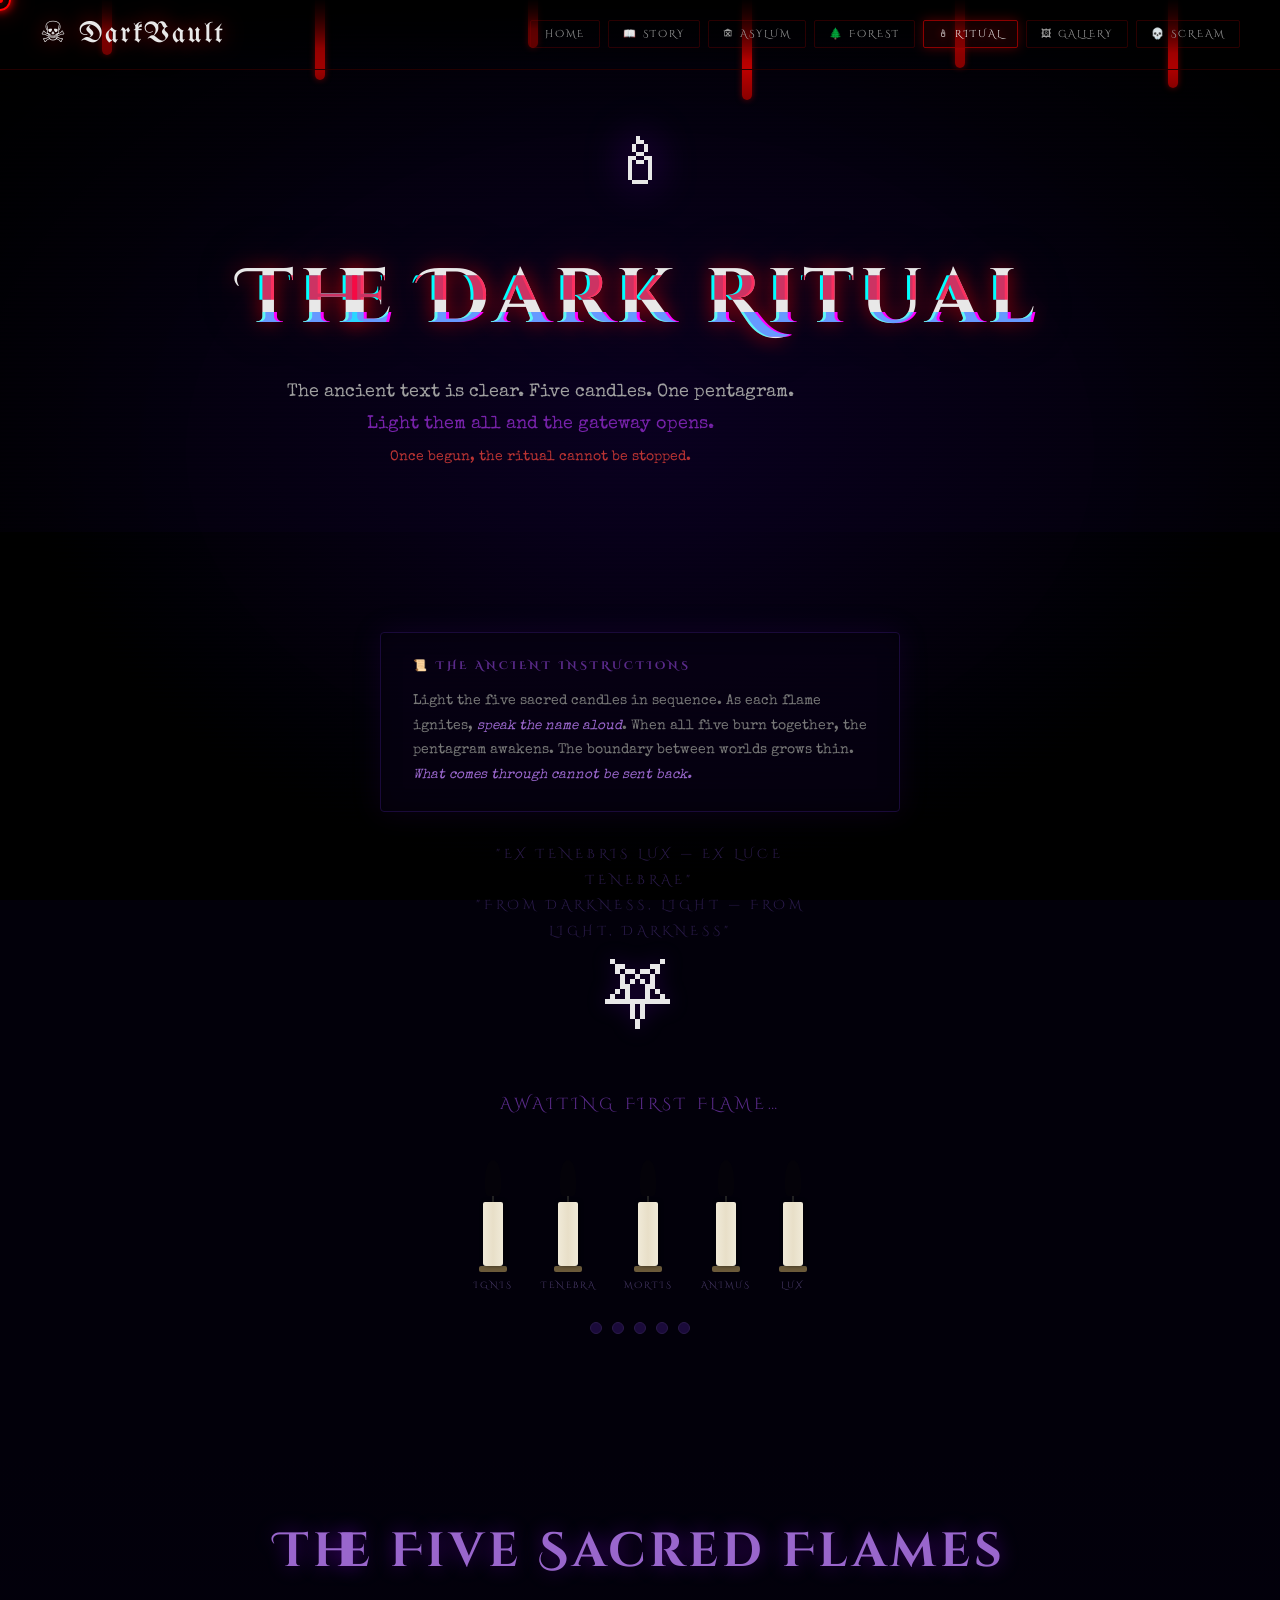
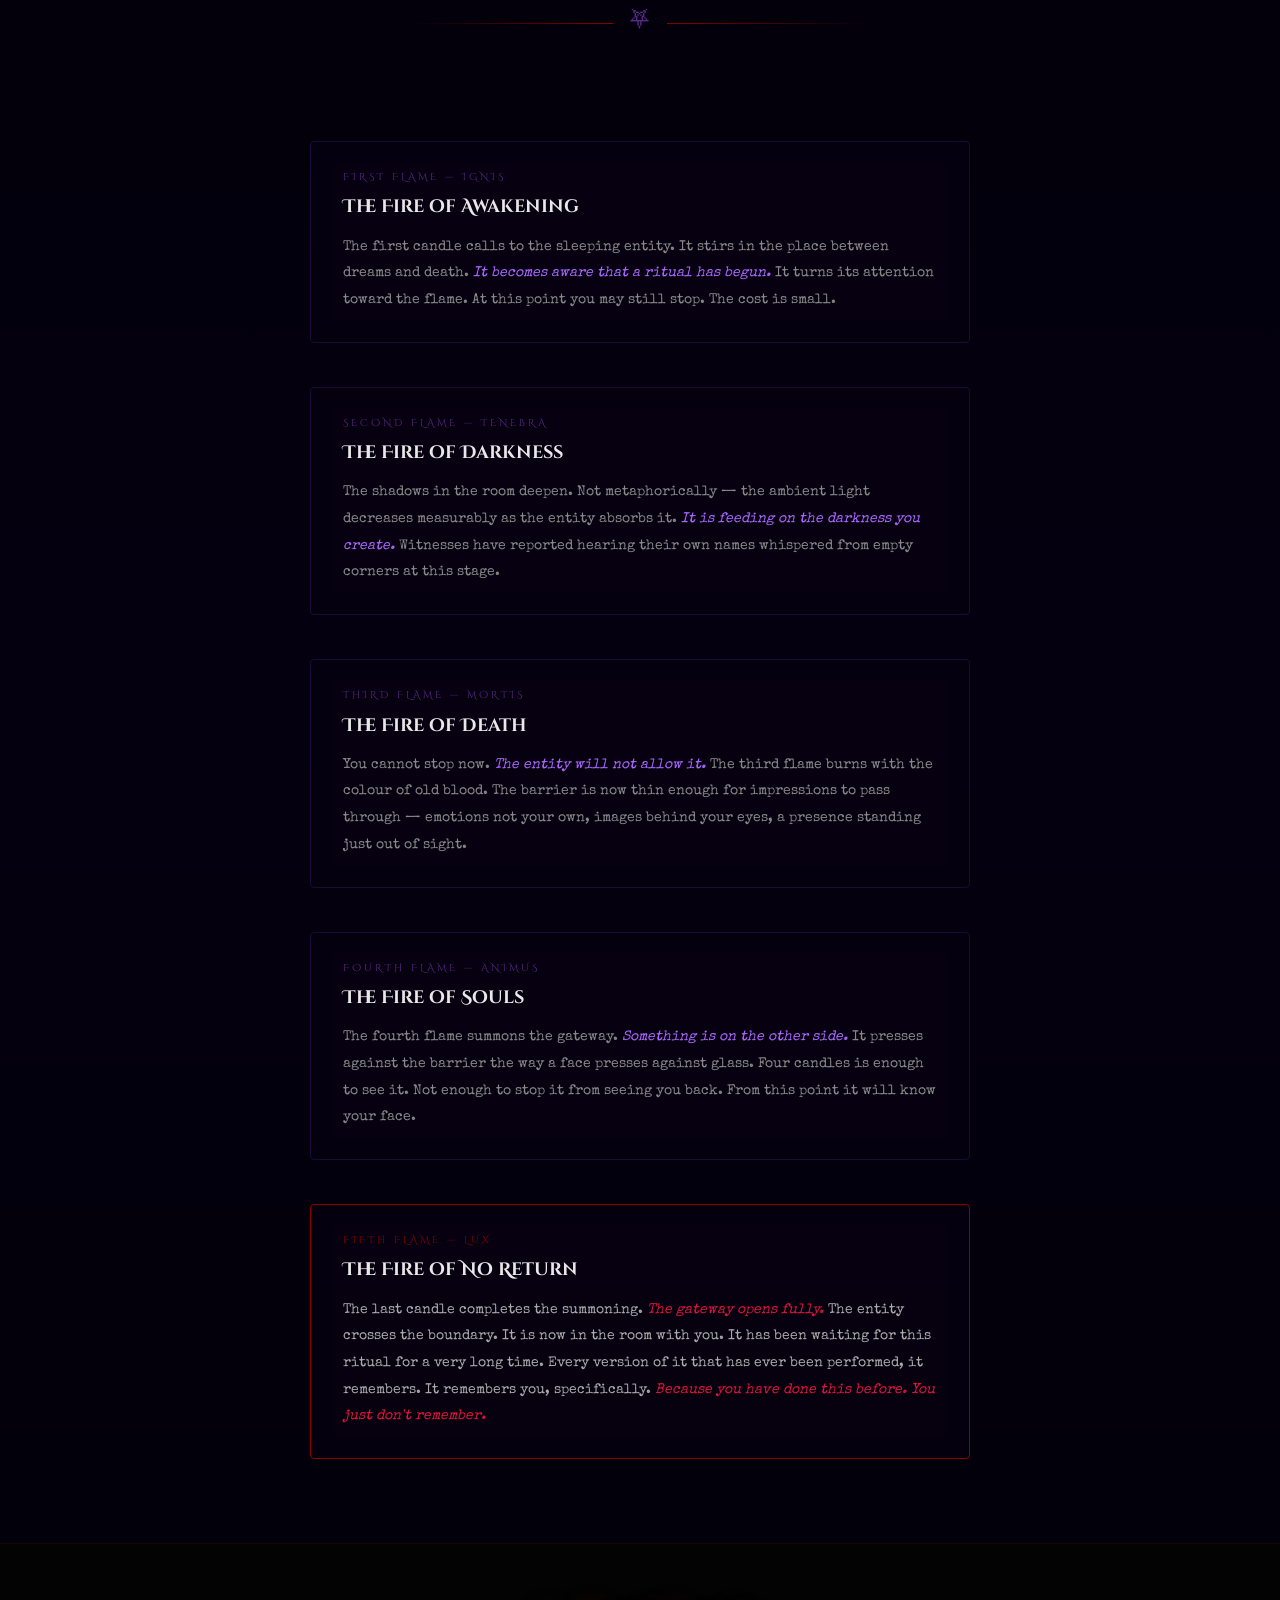
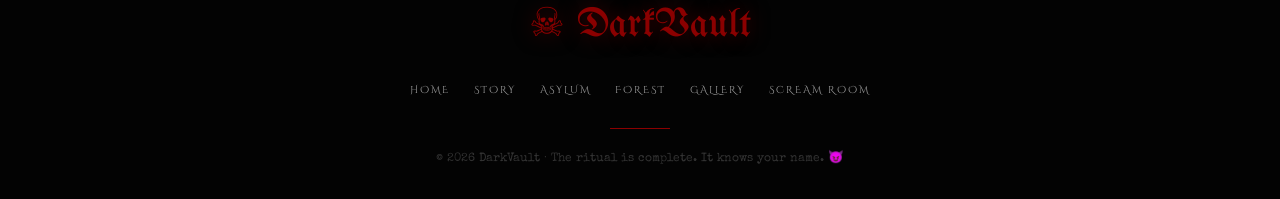
<file: ritual.html>
<!DOCTYPE html>
<html lang="en">
<head>
  <meta charset="UTF-8"/>
  <meta name="viewport" content="width=device-width, initial-scale=1.0"/>
  <title>The Dark Ritual — DarkVault</title>
  <link rel="stylesheet" href="styles.css"/>
  <link rel="stylesheet" href="fonts.css"/>
  <link href="https://fonts.googleapis.com/css2?family=Creepster&family=Nosifer&family=Special+Elite&family=Cinzel+Decorative:wght@400;700;900&family=UnifrakturMaguntia&display=swap" rel="stylesheet"/>
  <style>
    body { background: #02000a; }

    .ritual-bg {
      position: fixed; inset: 0;
      background: radial-gradient(ellipse at 50% 50%, #0a0020 0%, #000 70%);
      animation: ritualBg 6s ease-in-out infinite alternate;
      pointer-events: none; z-index: 0;
    }
    @keyframes ritualBg {
      0%   { background: radial-gradient(ellipse at 50% 50%, #0a0020 0%, #000 70%); }
      100% { background: radial-gradient(ellipse at 50% 50%, #1a0030 0%, #050005 70%); }
    }
    .ritual-bg.awakened {
      animation: ritualAwakened 1s ease-in-out infinite alternate;
    }
    @keyframes ritualAwakened {
      0%   { background: radial-gradient(ellipse at 50% 50%, #3a0010 0%, #0a0000 70%); }
      100% { background: radial-gradient(ellipse at 50% 50%, #2a0020 0%, #150005 70%); }
    }

    /* Candle ring with pentagram */
    .ritual-stage {
      position: relative; max-width: 600px; margin: 0 auto;
      display: flex; flex-direction: column; align-items: center;
      padding: 40px 20px;
    }
    .candle-ring {
      display: flex; gap: 28px; flex-wrap: wrap;
      justify-content: center; margin: 30px 0;
    }
    .candle { cursor: pointer; }
    .candle-flame {
      width: 16px; height: 36px;
      background: radial-gradient(ellipse at 50% 80%, #ffffff, #ffdd00, #ff6600, transparent);
      border-radius: 50% 50% 20% 20%;
      margin: 0 auto;
      animation: flameDance 1.2s ease-in-out infinite alternate;
      box-shadow: 0 0 16px #ff9900, 0 0 30px rgba(255,150,0,.4);
    }
    .candle.unlit .candle-flame {
      background: rgba(80,60,0,.2); box-shadow: none; animation: none;
    }
    .candle-wick { width: 2px; height: 6px; background: #222; margin: 0 auto; }
    .candle-body-wrap {
      width: 20px; height: 64px;
      background: linear-gradient(to right, #f0ead8, #e8dfc8, #f0ead8);
      border-radius: 2px 2px 3px 3px;
      position: relative; margin: 0 auto;
      box-shadow: 1px 0 4px rgba(0,0,0,.5);
    }
    .candle-drips {
      position: absolute; top: 0; left: 0; right: 0;
      height: 12px; overflow: hidden;
    }
    .candle-drip-drop {
      position: absolute; background: rgba(220,200,160,.8);
      border-radius: 0 0 50% 50%; width: 4px;
    }
    .candle-base-plate {
      width: 28px; height: 6px; background: #6b5a3a;
      border-radius: 2px; margin: 0 auto;
    }
    .candle-name {
      font-family: var(--font-gothic); font-size: .55rem; letter-spacing: 2px;
      color: #4a3a6a; text-transform: uppercase; text-align: center;
      margin-top: 6px; transition: color .5s;
    }
    .candle.lit .candle-name { color: #aa88dd; }

    /* Rune circle */
    .rune-circle {
      font-size: 5rem; margin: 0 0 10px;
      transition: all 1s ease;
      filter: drop-shadow(0 0 10px rgba(80,0,150,.4));
    }
    .rune-circle.awakened {
      animation: runeSpin 4s linear infinite;
      filter: drop-shadow(0 0 30px rgba(200,0,255,.8));
      font-size: 6rem;
    }
    @keyframes runeSpin { from { transform: rotate(0); } to { transform: rotate(360deg); } }

    /* Instruction scroll */
    .scroll-box {
      border: 1px solid #1a0a3a; padding: 24px 32px;
      background: rgba(8,0,20,.7);
      border-radius: 4px; max-width: 520px; width: 100%;
      box-shadow: 0 0 30px rgba(80,0,150,.15), inset 0 0 20px rgba(0,0,0,.4);
    }
    .scroll-box h3 {
      font-family: var(--font-gothic); font-size: .7rem; letter-spacing: 3px;
      color: #5a2a8a; text-transform: uppercase; margin-bottom: 14px;
    }
    .scroll-box p { font-size: .85rem; color: #777; line-height: 1.8; }
    .scroll-box p span.hi { color: #9966cc; font-style: italic; }

    #ritual-status {
      font-family: var(--font-gothic); font-size: 1rem; letter-spacing: 4px;
      color: #5a2a8a; min-height: 28px; text-align: center; margin: 10px 0;
      transition: color .5s;
    }
    #ritual-status.active { color: #dd44ff; text-shadow: 0 0 12px rgba(200,0,255,.5); }
    #ritual-status.complete { color: #ff0000; text-shadow: 0 0 20px rgba(255,0,0,.7); animation: textFlicker 2s infinite; }
    @keyframes textFlicker { 0%,100%{opacity:1}90%{opacity:1}91%{opacity:0}92%{opacity:1}95%{opacity:.3}96%{opacity:1} }

    /* Incantation text */
    .incantation {
      font-family: var(--font-gothic); font-size: .8rem; letter-spacing: 4px;
      color: #2a1a4a; text-transform: uppercase; text-align: center;
      line-height: 2; max-width: 400px; margin: 0 auto;
      transition: color 1s;
    }
    .incantation.active { color: #8844cc; text-shadow: 0 0 8px rgba(150,0,255,.3); }

    /* Phase sections */
    .phase-section {
      max-width: 700px; margin: 0 auto; padding: 40px 20px;
      opacity: 0; transition: opacity 1s ease;
    }
    .phase-section.visible { opacity: 1; }

    .phase-card {
      border: 1px solid #1a0a3a; background: rgba(8,0,18,.7);
      padding: 28px 32px; border-radius: 4px; margin-bottom: 24px;
      box-shadow: inset 0 0 20px rgba(0,0,0,.3);
    }
    .phase-tag { font-family: var(--font-gothic); font-size: .6rem; letter-spacing: 3px; color: #5a2a8a; text-transform: uppercase; margin-bottom: 8px; }
    .phase-title { font-family: var(--font-gothic); font-size: 1.1rem; color: var(--ghost); margin-bottom: 12px; }
    .phase-text { font-size: .88rem; color: #888; line-height: 1.9; }
    .phase-text em { color: #aa66ff; }
  </style>
</head>
<body>
  <div class="ritual-bg" id="ritual-bg"></div>
  <div id="flicker"></div>
  <div class="vignette"></div>
  <div id="particles"></div>
  <div id="cursor"></div>
  <div id="cursor-dot"></div>
  <div class="blood-drip">
    <span style="height:55px;animation-duration:4s"></span>
    <span style="height:80px;animation-duration:5s;animation-delay:.7s"></span>
    <span style="height:48px;animation-duration:3.6s;animation-delay:1.4s"></span>
    <span style="height:100px;animation-duration:5.8s;animation-delay:.3s"></span>
    <span style="height:68px;animation-duration:4.4s;animation-delay:2s"></span>
    <span style="height:88px;animation-duration:5.3s;animation-delay:.9s"></span>
  </div>

  <nav class="nav">
    <a href="index.html" class="nav-logo">☠ DarkVault</a>
    <button class="nav-hamburger" id="nav-burger"><span></span><span></span><span></span></button>
    <ul class="nav-links" id="nav-links">
      <li><a href="index.html">Home</a></li>
      <li><a href="chapters.html">📖 Story</a></li>
      <li><a href="asylum.html">🏚 Asylum</a></li>
      <li><a href="forest.html">🌲 Forest</a></li>
      <li><a href="ritual.html">🕯 Ritual</a></li>
      <li><a href="gallery.html">🖼 Gallery</a></li>
      <li><a href="jumpscare.html">💀 Scream</a></li>
    </ul>
  </nav>

  <section class="page-hero" style="background:radial-gradient(ellipse at 50% 80%,#0a0020,#000);min-height:55vh">
    <div style="position:relative;z-index:10;text-align:center">
      <div style="font-size:4rem;margin-bottom:16px;filter:drop-shadow(0 0 20px rgba(150,0,255,.6))">🕯</div>
      <h1 class="page-hero-title glitch" data-text="The Dark Ritual">The Dark Ritual</h1>
      <p class="page-hero-sub">
        The ancient text is clear. Five candles. One pentagram.<br>
        <span style="color:#7722aa">Light them all and the gateway opens.</span><br>
        <span style="color:#bb3333;font-size:.85rem">Once begun, the ritual cannot be stopped.</span>
      </p>
    </div>
  </section>

  <!-- RITUAL STAGE -->
  <section style="position:relative;z-index:10;padding:60px 0">
    <div class="ritual-stage">

      <!-- The instruction scroll -->
      <div class="scroll-box reveal">
        <h3>📜 The Ancient Instructions</h3>
        <p>Light the five sacred candles in sequence. As each flame ignites, <span class="hi">speak the name aloud</span>. When all five burn together, the pentagram awakens. The boundary between worlds grows thin. <span class="hi">What comes through cannot be sent back.</span></p>
      </div>

      <!-- Incantation -->
      <p class="incantation" id="incantation" style="margin-top:30px">
        "Ex tenebris lux — ex luce tenebrae"<br>
        "From darkness, light — from light, darkness"
      </p>

      <!-- Pentagram rune -->
      <div class="rune-circle" id="rune">⛧</div>

      <!-- Status -->
      <p id="ritual-status">AWAITING FIRST FLAME…</p>

      <!-- CANDLES -->
      <div class="candle-ring">
        <div class="candle unlit" id="c1" onclick="lightCandle(1)">
          <div class="candle-flame"></div>
          <div class="candle-wick"></div>
          <div class="candle-body-wrap"><div class="candle-drips"></div></div>
          <div class="candle-base-plate"></div>
          <p class="candle-name">Ignis</p>
        </div>
        <div class="candle unlit" id="c2" onclick="lightCandle(2)">
          <div class="candle-flame"></div>
          <div class="candle-wick"></div>
          <div class="candle-body-wrap"><div class="candle-drips"></div></div>
          <div class="candle-base-plate"></div>
          <p class="candle-name">Tenebra</p>
        </div>
        <div class="candle unlit" id="c3" onclick="lightCandle(3)">
          <div class="candle-flame"></div>
          <div class="candle-wick"></div>
          <div class="candle-body-wrap"><div class="candle-drips"></div></div>
          <div class="candle-base-plate"></div>
          <p class="candle-name">Mortis</p>
        </div>
        <div class="candle unlit" id="c4" onclick="lightCandle(4)">
          <div class="candle-flame"></div>
          <div class="candle-wick"></div>
          <div class="candle-body-wrap"><div class="candle-drips"></div></div>
          <div class="candle-base-plate"></div>
          <p class="candle-name">Animus</p>
        </div>
        <div class="candle unlit" id="c5" onclick="lightCandle(5)">
          <div class="candle-flame"></div>
          <div class="candle-wick"></div>
          <div class="candle-body-wrap"><div class="candle-drips"></div></div>
          <div class="candle-base-plate"></div>
          <p class="candle-name">Lux</p>
        </div>
      </div>

      <!-- Progress pips -->
      <div style="display:flex;gap:10px;margin-bottom:20px">
        <div class="pip" id="pip1" style="width:12px;height:12px;border-radius:50%;background:#1a0a3a;border:1px solid #2a1a4a;transition:all .5s"></div>
        <div class="pip" id="pip2" style="width:12px;height:12px;border-radius:50%;background:#1a0a3a;border:1px solid #2a1a4a;transition:all .5s"></div>
        <div class="pip" id="pip3" style="width:12px;height:12px;border-radius:50%;background:#1a0a3a;border:1px solid #2a1a4a;transition:all .5s"></div>
        <div class="pip" id="pip4" style="width:12px;height:12px;border-radius:50%;background:#1a0a3a;border:1px solid #2a1a4a;transition:all .5s"></div>
        <div class="pip" id="pip5" style="width:12px;height:12px;border-radius:50%;background:#1a0a3a;border:1px solid #2a1a4a;transition:all .5s"></div>
      </div>
    </div>
  </section>

  <!-- RITUAL LORE -->
  <section style="background:linear-gradient(to bottom,#02000a,#050010,#02000a);padding:60px 0;position:relative;z-index:10">
    <div class="section-header reveal" style="padding:0 20px 40px">
      <h2 class="section-title" style="color:#9966cc;text-shadow:0 0 20px rgba(150,0,255,.4)">The Five Sacred Flames</h2>
      <div class="section-divider" style="color:#5a2a8a">⛧</div>
    </div>
    <div style="max-width:700px;margin:0 auto;padding:0 20px;display:grid;gap:20px">
      <div class="phase-card reveal">
        <p class="phase-tag">First Flame — IGNIS</p>
        <h3 class="phase-title">The Fire of Awakening</h3>
        <p class="phase-text">The first candle calls to the sleeping entity. It stirs in the place between dreams and death. <em>It becomes aware that a ritual has begun.</em> It turns its attention toward the flame. At this point you may still stop. The cost is small.</p>
      </div>
      <div class="phase-card reveal">
        <p class="phase-tag">Second Flame — TENEBRA</p>
        <h3 class="phase-title">The Fire of Darkness</h3>
        <p class="phase-text">The shadows in the room deepen. Not metaphorically — the ambient light decreases measurably as the entity absorbs it. <em>It is feeding on the darkness you create.</em> Witnesses have reported hearing their own names whispered from empty corners at this stage.</p>
      </div>
      <div class="phase-card reveal">
        <p class="phase-tag">Third Flame — MORTIS</p>
        <h3 class="phase-title">The Fire of Death</h3>
        <p class="phase-text">You cannot stop now. <em>The entity will not allow it.</em> The third flame burns with the colour of old blood. The barrier is now thin enough for impressions to pass through — emotions not your own, images behind your eyes, a presence standing just out of sight.</p>
      </div>
      <div class="phase-card reveal">
        <p class="phase-tag">Fourth Flame — ANIMUS</p>
        <h3 class="phase-title">The Fire of Souls</h3>
        <p class="phase-text">The fourth flame summons the gateway. <em>Something is on the other side.</em> It presses against the barrier the way a face presses against glass. Four candles is enough to see it. Not enough to stop it from seeing you back. From this point it will know your face.</p>
      </div>
      <div class="phase-card reveal" style="border-color:var(--blood)">
        <p class="phase-tag" style="color:var(--blood)">Fifth Flame — LUX</p>
        <h3 class="phase-title">The Fire of No Return</h3>
        <p class="phase-text" style="color:#aaa">The last candle completes the summoning. <em style="color:var(--crimson)">The gateway opens fully.</em> The entity crosses the boundary. It is now in the room with you. It has been waiting for this ritual for a very long time. Every version of it that has ever been performed, it remembers. It remembers you, specifically. <em style="color:var(--crimson)">Because you have done this before. You just don't remember.</em></p>
      </div>
    </div>
  </section>

  <footer>
    <span class="footer-logo">☠ DarkVault</span>
    <ul class="footer-links">
      <li><a href="index.html">Home</a></li><li><a href="chapters.html">Story</a></li>
      <li><a href="asylum.html">Asylum</a></li><li><a href="forest.html">Forest</a></li>
      <li><a href="gallery.html">Gallery</a></li><li><a href="jumpscare.html">Scream Room</a></li>
    </ul>
    <div class="footer-divider"></div>
    <p class="footer-copy">© 2026 DarkVault · The ritual is complete. It knows your name. 😈</p>
  </footer>

  <div id="countdown-overlay"><div id="countdown-num">3</div><div id="countdown-label">THE RITUAL BEGINS…</div></div>
  <div id="jumpscare-screen"><div id="scare-emoji">😱</div><div id="scare-text">BOO!</div></div>
  <div id="aftermath-screen">
    <div class="aftermath-skull">💀</div>
    <h2 class="aftermath-title">GOTCHA! 😂</h2>
    <p class="aftermath-msg">You completed the ritual and survived the scare! Now send this page to your friends and let them try.<br><em style="color:#ff6666">The entity will be waiting.</em></p>
    <div class="aftermath-actions">
      <button class="btn-horror" onclick="copyPrankLink()">📋 Share The Ritual</button>
      <button class="btn-horror btn-ghost" onclick="location.reload()">🔄 Redo Ritual</button>
      <a href="gallery.html" class="btn-horror btn-ghost">🖼 Visit Gallery</a>
    </div>
    <p id="copy-feedback" style="margin-top:16px;color:#55ff55;font-size:.9rem;opacity:0;transition:opacity .5s;min-height:22px"></p>
  </div>

  <script src="horror.js"></script>
  <script>
    let litCount = 0;
    const candleNames = ['', 'Ignis', 'Tenebra', 'Mortis', 'Animus', 'Lux'];
    const statusMessages = [
      '',
      'IGNIS BURNS… THE ENTITY STIRS.',
      'TENEBRA AWAKENS… THE SHADOWS DEEPEN.',
      'MORTIS BLAZES… THERE IS NO TURNING BACK.',
      'ANIMUS IGNITES… IT SEES YOU NOW.',
      '⛧ THE RITUAL IS COMPLETE ⛧'
    ];

    function lightCandle(n) {
      if (document.getElementById('c' + n).classList.contains('lit')) return;
      HorrorAudio.unlock();
      HorrorAudio.playCandle();

      document.getElementById('c' + n).classList.remove('unlit');
      document.getElementById('c' + n).classList.add('lit');
      document.getElementById('pip' + n).style.background = '#aa55ff';
      document.getElementById('pip' + n).style.boxShadow = '0 0 8px #aa55ff';

      litCount++;
      const status = document.getElementById('ritual-status');
      status.textContent = statusMessages[litCount];
      status.className = litCount < 5 ? 'active' : 'complete';

      const incant = document.getElementById('incantation');
      incant.classList.add('active');

      // Progressive effects
      if (litCount >= 2) HorrorFX.shake(litCount * 2, 400);
      if (litCount >= 3) {
        document.getElementById('ritual-bg').classList.add('awakened');
        HorrorAudio.playTone(40 + litCount * 15, 1, 'sawtooth', 0.05);
      }
      if (litCount >= 4) {
        document.getElementById('rune').classList.add('awakened');
        HorrorFX.flash('rgba(100,0,150,0.3)', 200);
      }
      if (litCount === 5) {
        HorrorAudio.playRitualComplete();
        HorrorFX.shake(20, 600);
        HorrorFX.flash('rgba(150,0,255,0.5)', 300);
        setTimeout(() => { HorrorScare.run('😈', 'IT FOUND YOU!'); }, 2500);
      }
    }
  </script>
</body>
</html>
</file>
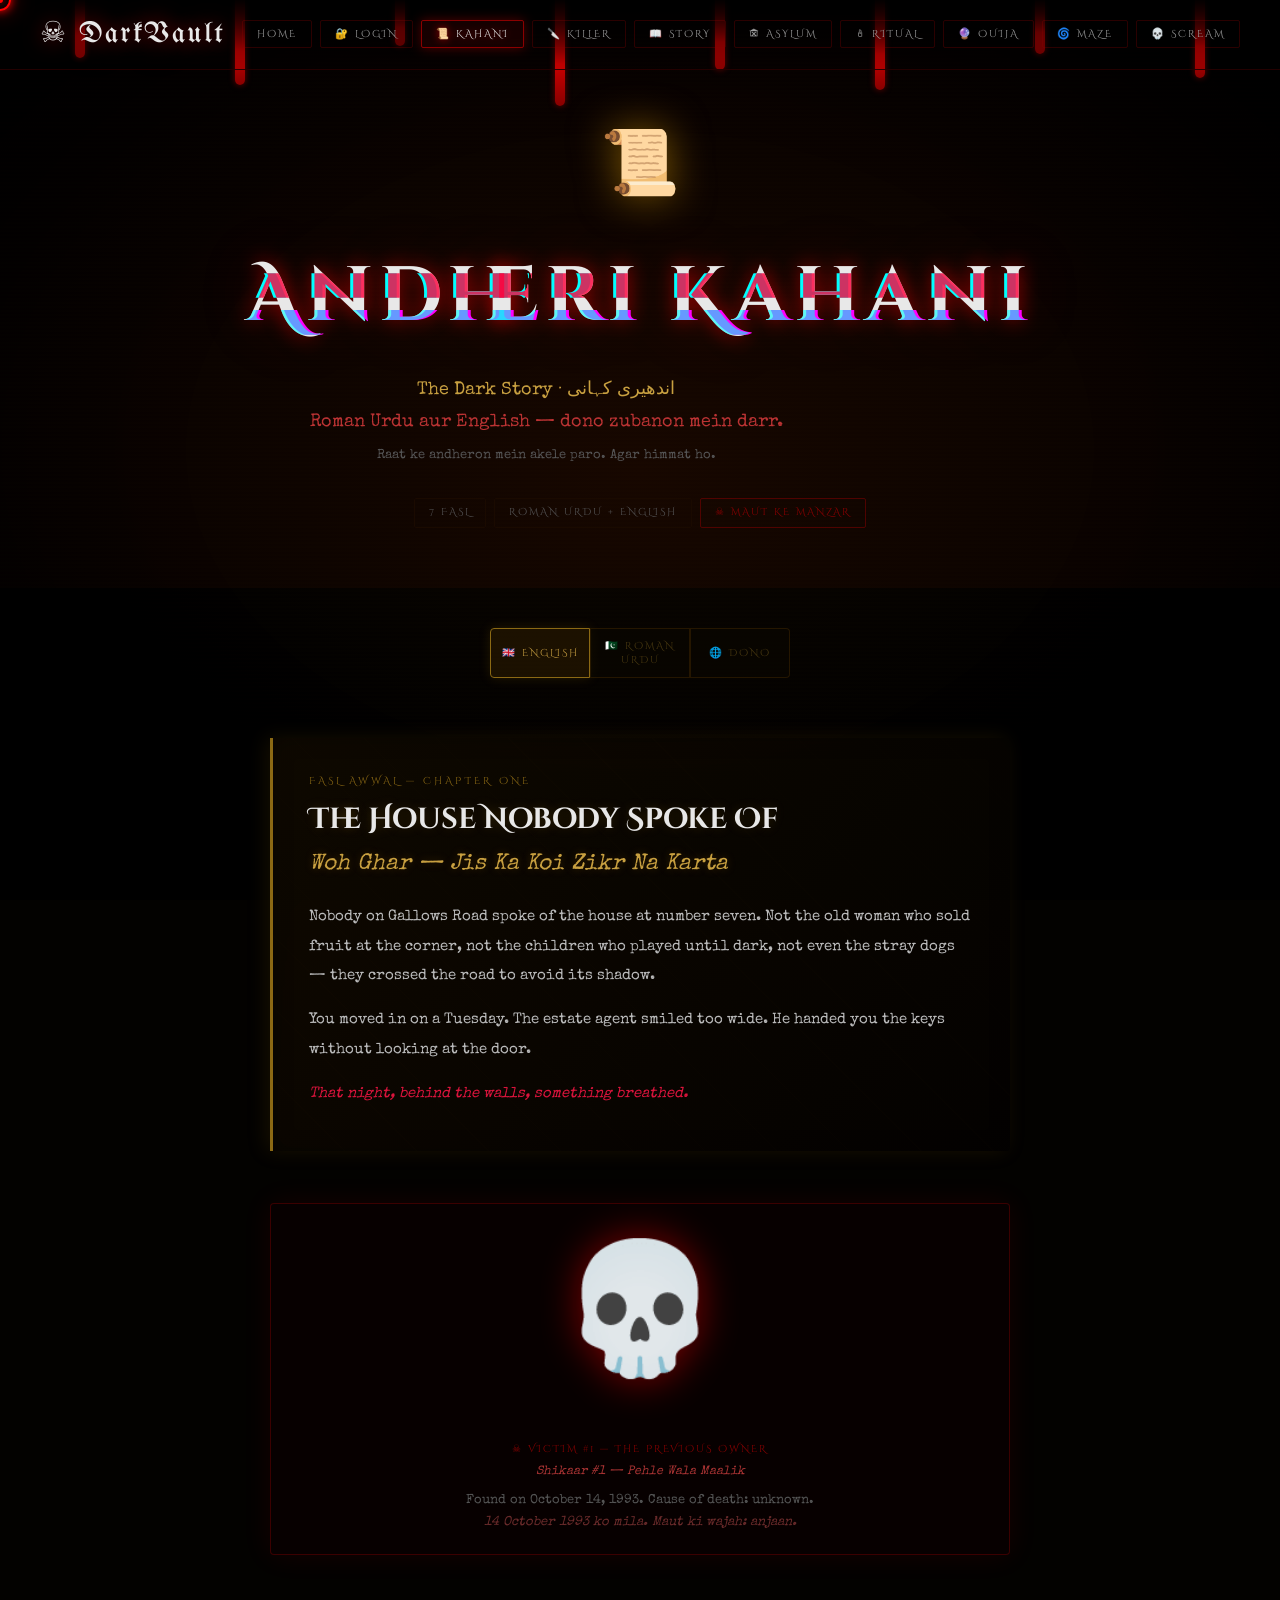
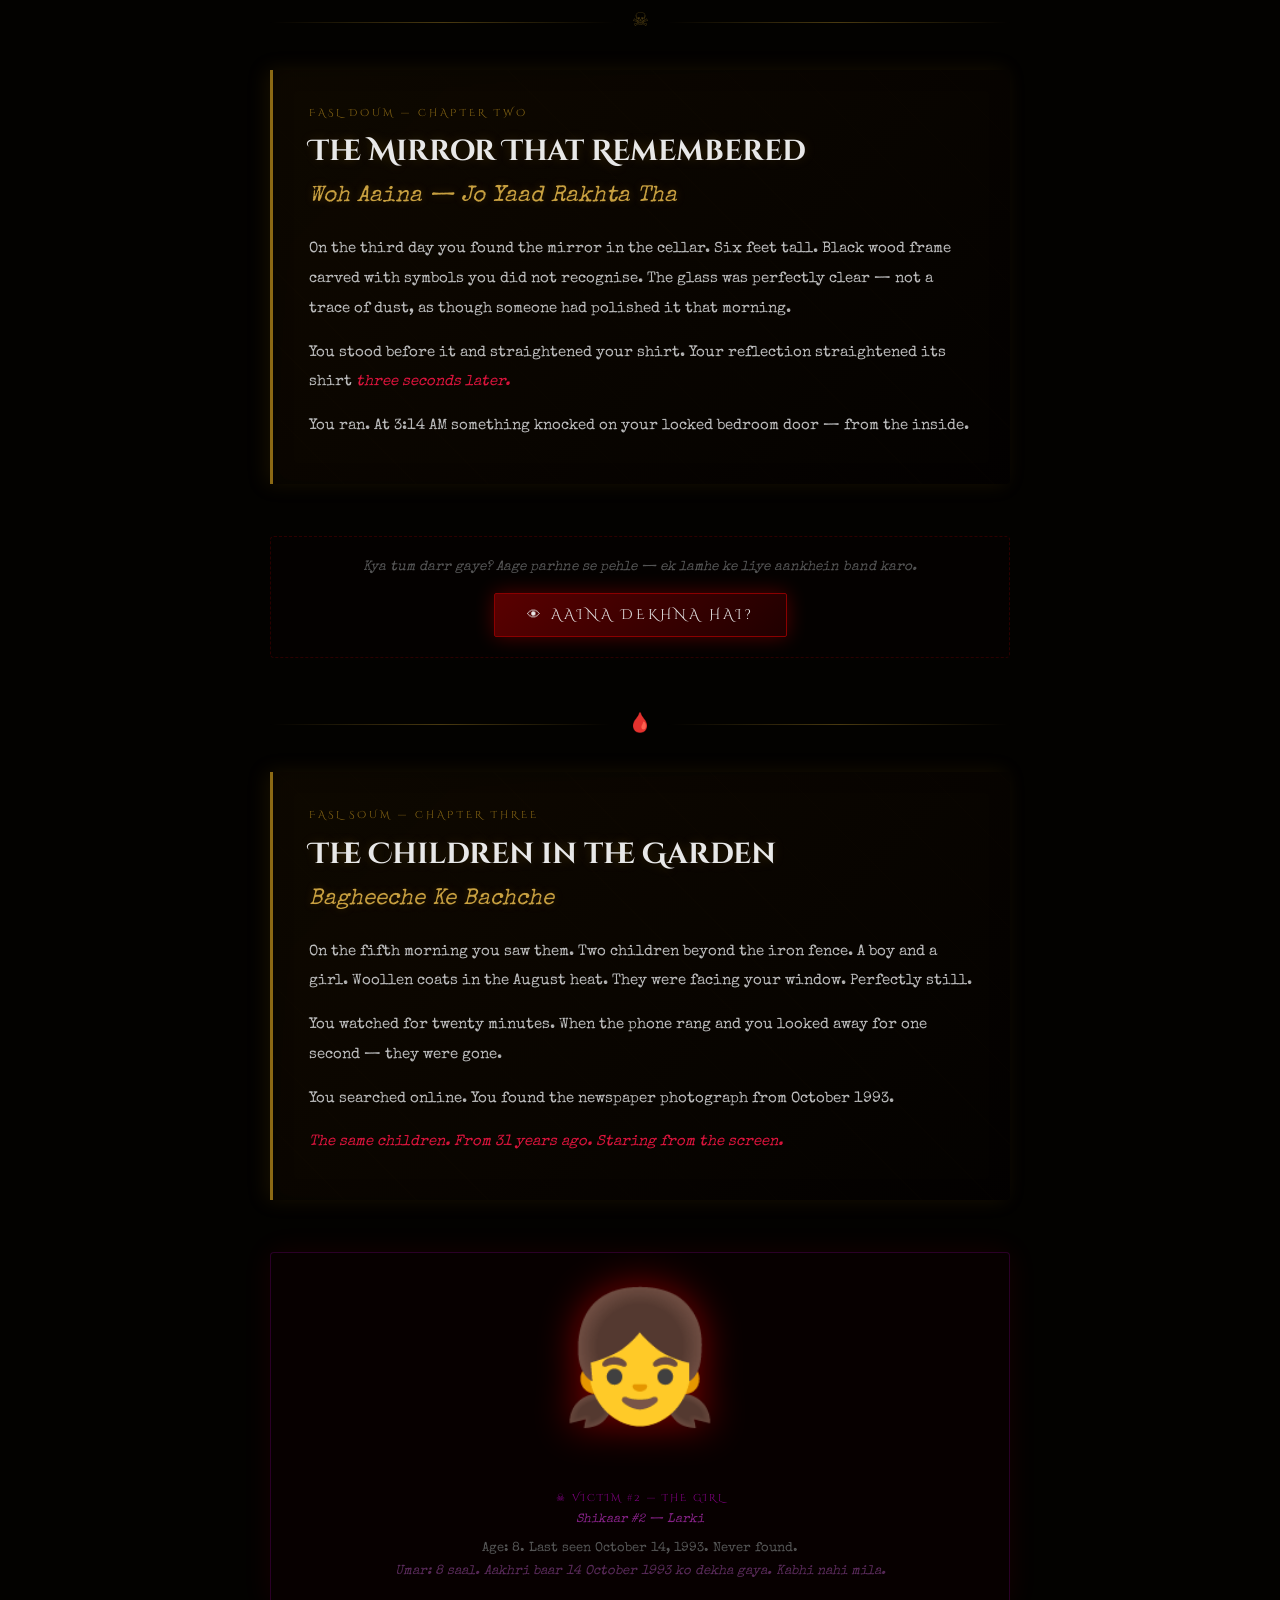
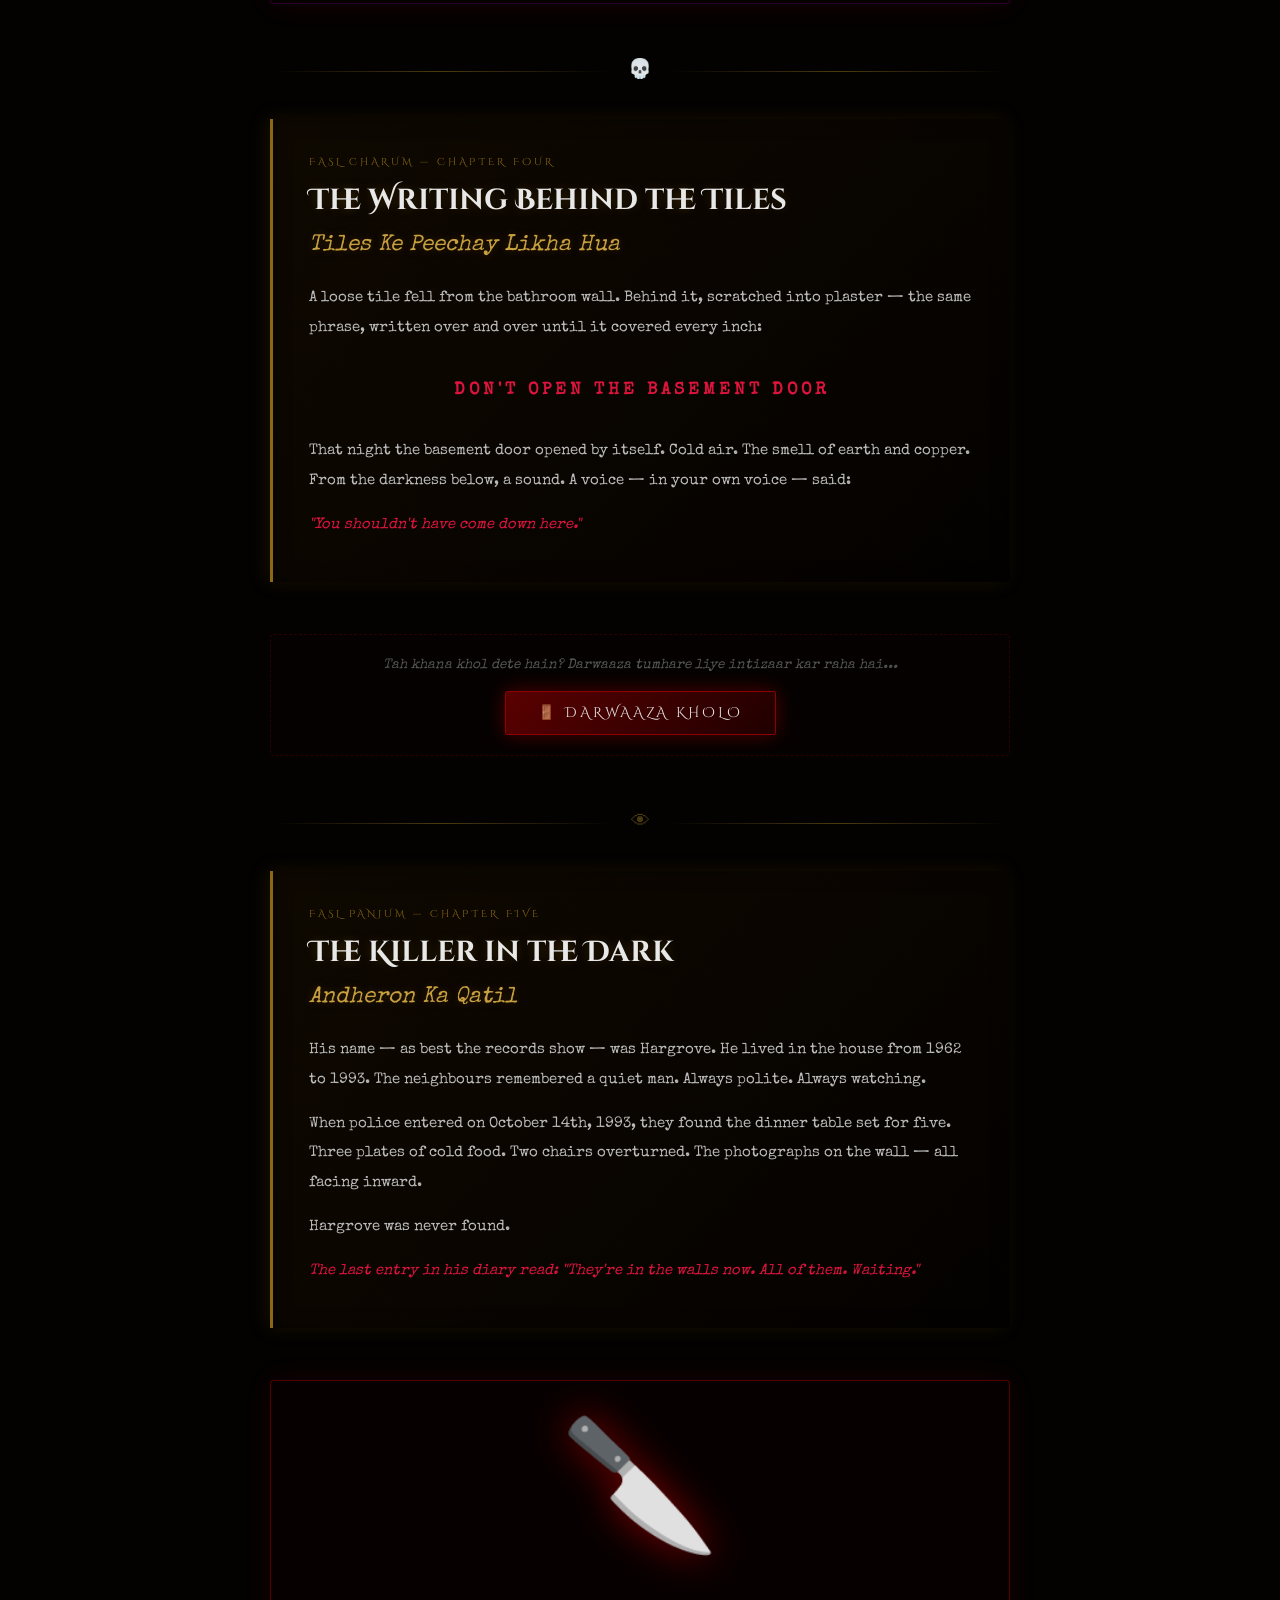
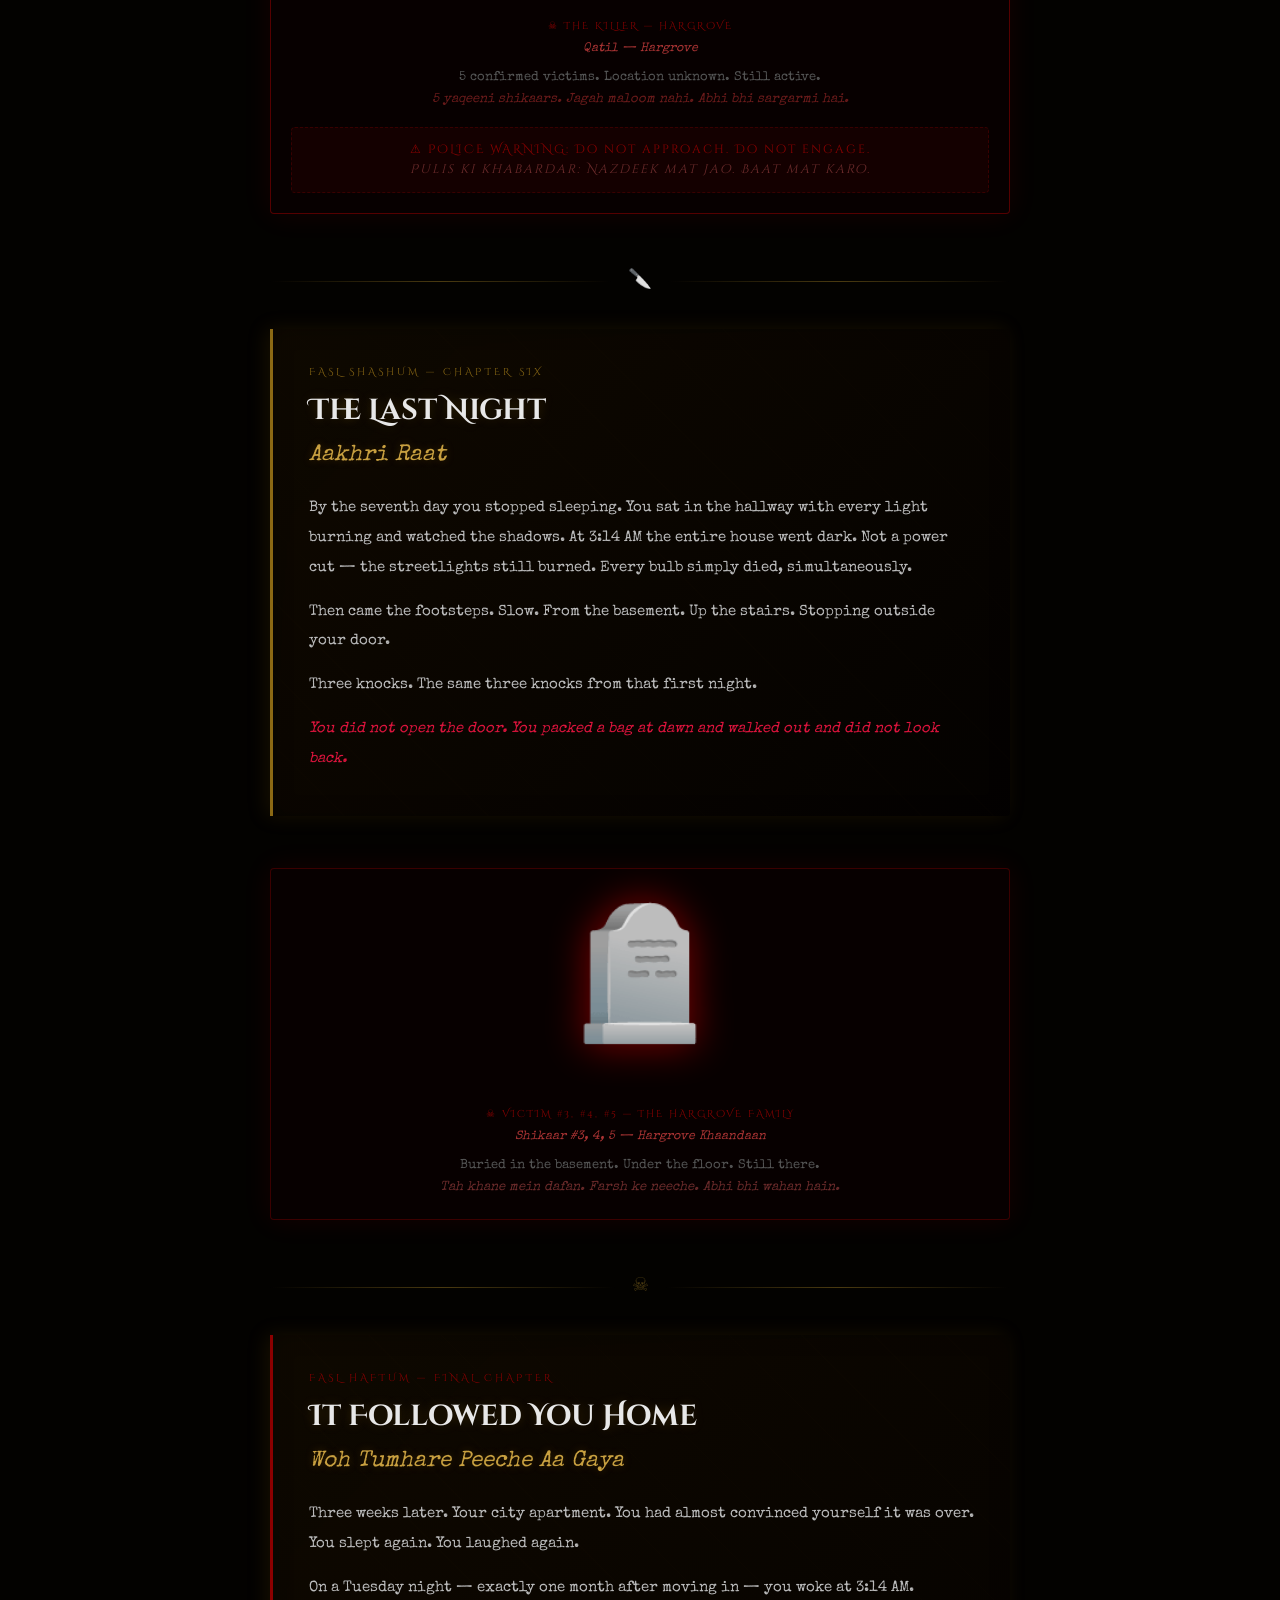
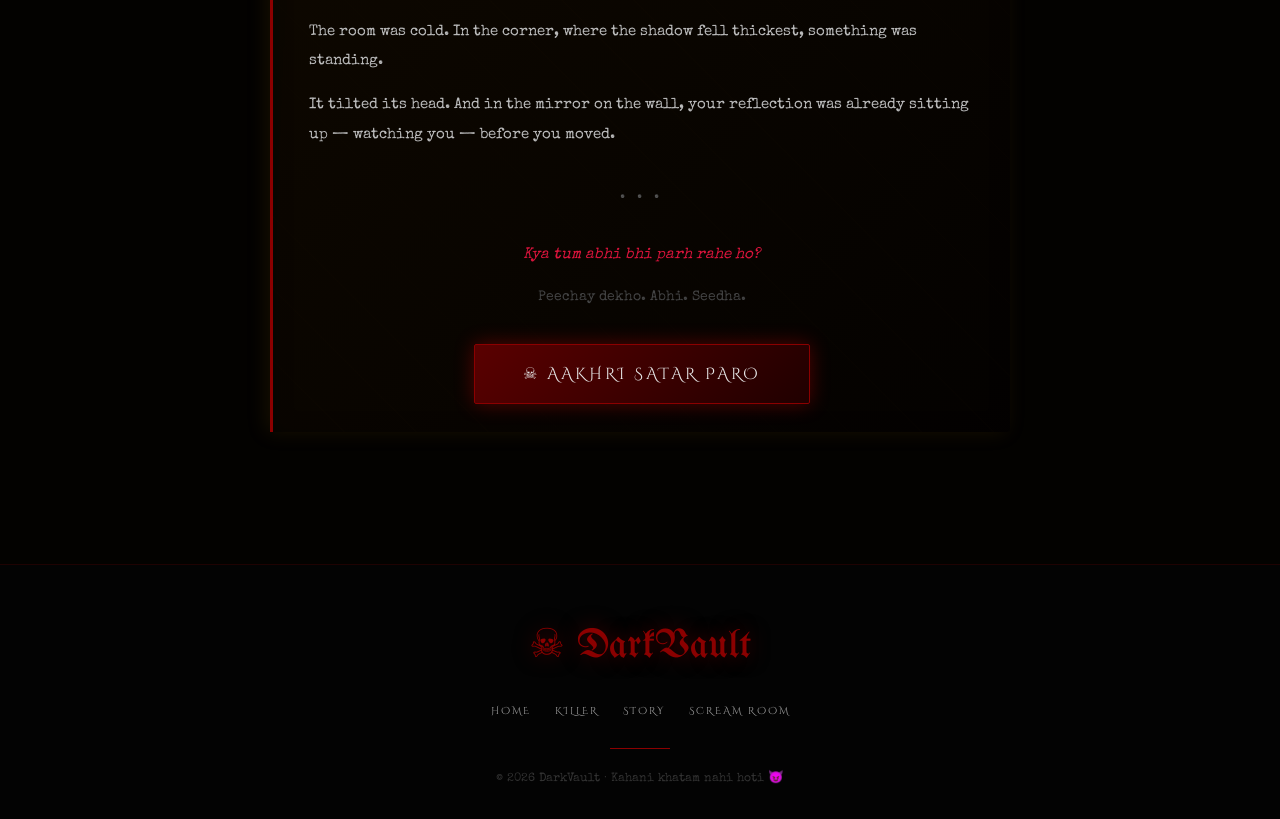
<file: urdu-story.html>
<!DOCTYPE html>
<html lang="en">
<head>
  <meta charset="UTF-8"/>
  <meta name="viewport" content="width=device-width, initial-scale=1.0"/>
  <title>Andheri Kahani — DarkVault</title>
  <link rel="stylesheet" href="styles.css"/>
  <link rel="stylesheet" href="fonts.css"/>
  <link href="https://fonts.googleapis.com/css2?family=Creepster&family=Nosifer&family=Special+Elite&family=Cinzel+Decorative:wght@400;700;900&family=UnifrakturMaguntia&display=swap" rel="stylesheet"/>
  <style>
    body { background:#030200; }
    .us-bg {
      position:fixed; inset:0;
      background:radial-gradient(ellipse at 50% 40%, #0f0800 0%, #000 70%);
      pointer-events:none; z-index:0;
      animation:usBg 7s ease-in-out infinite alternate;
    }
    @keyframes usBg {
      0%  { background:radial-gradient(ellipse at 50% 40%,#0f0800,#000); }
      100%{ background:radial-gradient(ellipse at 50% 40%,#1a0c00,#020100); }
    }

    /* Language toggle */
    .lang-toggle {
      display:flex; gap:0; max-width:300px; margin:0 auto 40px;
      position:relative; z-index:10;
    }
    .lang-btn {
      flex:1; padding:10px; font-family:var(--font-gothic); font-size:.65rem;
      letter-spacing:2px; text-transform:uppercase; text-align:center;
      border:1px solid rgba(80,50,0,.4); background:rgba(10,7,0,.6);
      color:#4a3a10; transition:var(--transition); cursor:pointer;
    }
    .lang-btn.active {
      background:rgba(80,50,0,.3); color:#c8a040;
      border-color:#8b6914; box-shadow:0 0 12px rgba(160,120,0,.2);
    }
    .lang-btn:first-child { border-radius:4px 0 0 4px; }
    .lang-btn:last-child  { border-radius:0 4px 4px 0; }

    /* Story card */
    .us-chapter {
      max-width:780px; margin:0 auto 52px; padding:0 20px;
      opacity:0; transform:translateY(24px);
      transition:opacity .8s ease, transform .8s ease;
    }
    .us-chapter.visible { opacity:1; transform:translateY(0); }

    .us-card {
      border-left:3px solid #8b6914;
      background:linear-gradient(135deg,rgba(20,12,0,.7),rgba(5,3,0,.5));
      padding:36px 36px 28px; border-radius:0 4px 4px 0;
      box-shadow:-4px 0 20px rgba(139,100,0,.15), inset 0 0 20px rgba(0,0,0,.3);
      position:relative;
    }
    .us-card::before {
      content:''; position:absolute; inset:0;
      background:repeating-linear-gradient(45deg,transparent,transparent 50px,rgba(80,50,0,.02) 50px,rgba(80,50,0,.02) 51px);
      pointer-events:none; border-radius:0 4px 4px 0;
    }

    .us-num {
      font-family:var(--font-gothic); font-size:.6rem; letter-spacing:3px;
      color:#8b6914; text-transform:uppercase; margin-bottom:8px;
    }
    .us-title-en {
      font-family:var(--font-gothic); font-size:clamp(1.1rem,3vw,1.8rem);
      color:var(--ghost); margin-bottom:4px; text-shadow:0 0 12px rgba(200,150,0,.2);
    }
    .us-title-ur {
      font-family:'Special Elite',cursive; font-size:clamp(.95rem,2.5vw,1.4rem);
      color:#c8a040; margin-bottom:20px; font-style:italic;
      text-shadow:0 0 8px rgba(180,120,0,.3);
    }
    .us-body { line-height:2; font-size:.93rem; }
    .us-en { color:#bbb; }
    .us-ur { color:#c8a040; font-style:italic; font-size:.9rem; display:none; }
    .us-both .us-en, .us-both .us-ur { display:block; }
    .us-both .us-ur { border-top:1px solid rgba(80,50,0,.2); margin-top:10px; padding-top:10px; }

    .us-body p { margin-bottom:14px; }
    .us-body .hl { color:var(--crimson); font-style:italic; }
    .us-body .hl-ur { color:#ffaa44; font-style:italic; }

    /* Death image block */
    .death-img-block {
      margin:28px 0; padding:20px;
      border:1px solid rgba(139,0,0,.4);
      background:rgba(10,0,0,.6); border-radius:4px;
      text-align:center;
      box-shadow:0 0 30px rgba(255,0,0,.08);
    }
    .death-img-emoji {
      font-size:clamp(4rem,12vw,8rem);
      display:block; margin-bottom:12px;
      filter:drop-shadow(0 0 20px rgba(255,0,0,.5));
      animation:deathPulse 2s ease-in-out infinite;
    }
    @keyframes deathPulse {
      0%,100%{ filter:drop-shadow(0 0 12px rgba(255,0,0,.4)); transform:scale(1); }
      50%    { filter:drop-shadow(0 0 30px rgba(255,0,0,.8)); transform:scale(1.06); }
    }
    .death-caption {
      font-family:var(--font-gothic); font-size:.65rem; letter-spacing:2px;
      color:var(--blood); text-transform:uppercase; margin-bottom:4px;
    }
    .death-caption-ur {
      font-size:.78rem; color:#aa3333; font-style:italic; margin-top:4px;
    }

    /* Scare button mid-story */
    .mid-scare {
      margin:32px 0; text-align:center; padding:20px;
      border:1px dashed rgba(139,0,0,.3); border-radius:4px;
      background:rgba(8,0,0,.4);
    }
    .mid-scare p {
      font-size:.85rem; color:#555; margin-bottom:14px; font-style:italic;
    }

    /* Chapter divider */
    .chapter-divider {
      display:flex; align-items:center; gap:16px;
      color:#4a3a10; font-size:1.2rem;
      max-width:780px; margin:0 auto 32px; padding:0 20px;
    }
    .chapter-divider::before,.chapter-divider::after {
      content:''; flex:1; height:1px;
      background:linear-gradient(90deg,transparent,#4a3a10,transparent);
    }

    @media(max-width:500px){ .us-card{ padding:24px 18px 20px; } }
  </style>
</head>
<body>
  <div class="us-bg"></div>
  <div id="flicker"></div>
  <div class="vignette"></div>
  <div id="particles"></div>
  <div id="cursor"></div>
  <div id="cursor-dot"></div>
  <div class="blood-drip">
    <span style="height:58px;animation-duration:4.1s"></span>
    <span style="height:85px;animation-duration:5.2s;animation-delay:.7s"></span>
    <span style="height:46px;animation-duration:3.6s;animation-delay:1.4s"></span>
    <span style="height:106px;animation-duration:6s;animation-delay:.3s"></span>
    <span style="height:70px;animation-duration:4.5s;animation-delay:2s"></span>
    <span style="height:90px;animation-duration:5.4s;animation-delay:.9s"></span>
    <span style="height:54px;animation-duration:3.8s;animation-delay:2.3s"></span>
    <span style="height:78px;animation-duration:4.7s;animation-delay:.5s"></span>
  </div>

  <nav class="nav">
    <a href="index.html" class="nav-logo">☠ DarkVault</a>
    <button class="nav-hamburger" id="nav-burger"><span></span><span></span><span></span></button>
    <ul class="nav-links" id="nav-links">
      <li><a href="index.html">Home</a></li>
      <li><a href="login.html">🔐 Login</a></li>
      <li><a href="urdu-story.html">📜 Kahani</a></li>
      <li><a href="killer.html">🔪 Killer</a></li>
      <li><a href="chapters.html">📖 Story</a></li>
      <li><a href="asylum.html">🏚 Asylum</a></li>
      <li><a href="ritual.html">🕯 Ritual</a></li>
      <li><a href="ouija.html">🔮 Ouija</a></li>
      <li><a href="maze.html">🌀 Maze</a></li>
      <li><a href="jumpscare.html">💀 Scream</a></li>
    </ul>
  </nav>

  <!-- HERO -->
  <section class="page-hero" style="background:radial-gradient(ellipse at 50% 80%,#180800,#000);min-height:50vh">
    <div style="position:relative;z-index:10;text-align:center">
      <div style="font-size:4rem;margin-bottom:14px;filter:drop-shadow(0 0 20px rgba(200,140,0,.6))">📜</div>
      <h1 class="page-hero-title glitch" data-text="Andheri Kahani">Andheri Kahani</h1>
      <p class="page-hero-sub" style="color:#c8a040">
        The Dark Story · اندھیری کہانی<br>
        <span style="color:#bb3333">Roman Urdu aur English — dono zubanon mein darr.</span><br>
        <span style="color:#555;font-size:.82rem">Raat ke andheron mein akele paro. Agar himmat ho.</span>
      </p>
      <div style="margin-top:28px;display:flex;gap:8px;justify-content:center;flex-wrap:wrap">
        <span style="font-family:var(--font-gothic);font-size:.6rem;letter-spacing:2px;color:#555;border:1px solid #1a0a00;padding:6px 14px;border-radius:2px">7 FASL</span>
        <span style="font-family:var(--font-gothic);font-size:.6rem;letter-spacing:2px;color:#555;border:1px solid #1a0a00;padding:6px 14px;border-radius:2px">ROMAN URDU + ENGLISH</span>
        <span style="font-family:var(--font-gothic);font-size:.6rem;letter-spacing:2px;color:var(--blood);border:1px solid var(--border);padding:6px 14px;border-radius:2px">☠ MAUT KE MANZAR</span>
      </div>
    </div>
  </section>

  <!-- Language Toggle -->
  <div style="position:relative;z-index:10;padding:40px 20px 0">
    <div class="lang-toggle">
      <button class="lang-btn active" id="btn-en" onclick="setLang('en')">🇬🇧 English</button>
      <button class="lang-btn" id="btn-ur" onclick="setLang('ur')">🇵🇰 Roman Urdu</button>
      <button class="lang-btn" id="btn-both" onclick="setLang('both')">🌐 Dono</button>
    </div>
  </div>

  <!-- STORY -->
  <main style="position:relative;z-index:10;padding:20px 0 80px" id="story-main">

    <!-- FASL 1 -->
    <div class="us-chapter">
      <div class="us-card">
        <p class="us-num">Fasl Awwal — Chapter One</p>
        <h2 class="us-title-en">The House Nobody Spoke Of</h2>
        <p class="us-title-ur">Woh Ghar — Jis Ka Koi Zikr Na Karta</p>
        <div class="us-body">
          <p class="us-en">Nobody on Gallows Road spoke of the house at number seven. Not the old woman who sold fruit at the corner, not the children who played until dark, not even the stray dogs — they crossed the road to avoid its shadow.</p>
          <p class="us-ur">Gallows Road par number saat wale ghar ka koi zikr nahi karta tha. Na woh budhiya jo coron par phal bechti thi, na woh bachche jo andhera hone tak khelate the, yahan tak ke aawara kutte bhi — woh us ghar ki chhaon se bachne ke liye sadak par doosri taraf chale jaate the.</p>
          <p class="us-en">You moved in on a Tuesday. The estate agent smiled too wide. He handed you the keys without looking at the door.</p>
          <p class="us-ur">Tum Mangal ke din andar aaye. Agent bahut zyada muskura raha tha. Usne chabi dete waqt darwaaze ki taraf dekha hi nahi.</p>
          <p class="us-en"><span class="hl">That night, behind the walls, something breathed.</span></p>
          <p class="us-ur"><span class="hl-ur">Us raat, deewaron ke peechay, kuch saansen le raha tha.</span></p>
        </div>
      </div>
    </div>

    <!-- Death image 1 -->
    <div class="us-chapter">
      <div class="death-img-block">
        <span class="death-img-emoji">💀</span>
        <p class="death-caption">☠ Victim #1 — The Previous Owner</p>
        <p class="death-caption-ur">Shikaar #1 — Pehle Wala Maalik</p>
        <p style="font-size:.82rem;color:#555;margin-top:8px;line-height:1.7">
          Found on October 14, 1993. Cause of death: unknown.<br>
          <span style="color:#6a2a2a;font-style:italic">14 October 1993 ko mila. Maut ki wajah: anjaan.</span>
        </p>
      </div>
    </div>

    <div class="chapter-divider">☠</div>

    <!-- FASL 2 -->
    <div class="us-chapter">
      <div class="us-card">
        <p class="us-num">Fasl Doum — Chapter Two</p>
        <h2 class="us-title-en">The Mirror That Remembered</h2>
        <p class="us-title-ur">Woh Aaina — Jo Yaad Rakhta Tha</p>
        <div class="us-body">
          <p class="us-en">On the third day you found the mirror in the cellar. Six feet tall. Black wood frame carved with symbols you did not recognise. The glass was perfectly clear — not a trace of dust, as though someone had polished it that morning.</p>
          <p class="us-ur">Teesre din tumne ghar ke andar ek aaina paya. Chhe foot uncha. Kaale lakdi ka frame jis par ajeeb nishaanaat khude hue the. Shesha bilkul saaf tha — jaise kisi ne aaj subah saaf kiya ho.</p>
          <p class="us-en">You stood before it and straightened your shirt. Your reflection straightened its shirt <span class="hl">three seconds later.</span></p>
          <p class="us-ur">Tum us ke saamne khade hue aur apni qameez seedhi ki. Tumhari parchhain ne apni qameez seedhi ki — <span class="hl-ur">teen second baad.</span></p>
          <p class="us-en">You ran. At 3:14 AM something knocked on your locked bedroom door — from the inside.</p>
          <p class="us-ur">Tum bhaage. Raat 3:14 baje, andar se band darwaaze par kisi ne dastak di — kamre ke andar se.</p>
        </div>
      </div>
    </div>

    <!-- Mid scare 1 -->
    <div class="us-chapter">
      <div class="mid-scare">
        <p>Kya tum darr gaye? Aage parhne se pehle — ek lamhe ke liye aankhein band karo.</p>
        <button class="btn-horror" onclick="HorrorScare.run('👁','AAINA TUMHEIN DEKH RAHA HAI!')" style="padding:12px 32px;font-size:.85rem">
          👁 Aaina Dekhna Hai?
        </button>
      </div>
    </div>

    <div class="chapter-divider">🩸</div>

    <!-- FASL 3 -->
    <div class="us-chapter">
      <div class="us-card">
        <p class="us-num">Fasl Soum — Chapter Three</p>
        <h2 class="us-title-en">The Children in the Garden</h2>
        <p class="us-title-ur">Bagheeche Ke Bachche</p>
        <div class="us-body">
          <p class="us-en">On the fifth morning you saw them. Two children beyond the iron fence. A boy and a girl. Woollen coats in the August heat. They were facing your window. Perfectly still.</p>
          <p class="us-ur">Paanchwe din subah tum ne unhe dekha. Do bachche — lohe ki jangla ke paar. Ek larka, ek larki. August ki garmi mein uni coaton mein. Tumhare khirki ki taraf munh kiye, bilkul khamosh, bilkul saakoon.</p>
          <p class="us-en">You watched for twenty minutes. When the phone rang and you looked away for one second — they were gone.</p>
          <p class="us-ur">Tum ne bees minute dekha. Jab phone bajaa aur ek lamhe ke liye nazar hati — woh gayab the.</p>
          <p class="us-en">You searched online. You found the newspaper photograph from October 1993.</p>
          <p class="us-ur">Tum ne internet par dhundha. October 1993 ka akhbaar mila.</p>
          <p class="us-en"><span class="hl">The same children. From 31 years ago. Staring from the screen.</span></p>
          <p class="us-ur"><span class="hl-ur">Wohi bachche. 31 saal pehle ke. Screen se tumhe ghoor rahe the.</span></p>
        </div>
      </div>
    </div>

    <!-- Death image 2 -->
    <div class="us-chapter">
      <div class="death-img-block" style="border-color:rgba(80,0,80,.5)">
        <span class="death-img-emoji">👧</span>
        <p class="death-caption" style="color:#880088">☠ Victim #2 — The Girl</p>
        <p class="death-caption-ur" style="color:#882288">Shikaar #2 — Larki</p>
        <p style="font-size:.82rem;color:#555;margin-top:8px;line-height:1.7">
          Age: 8. Last seen October 14, 1993. Never found.<br>
          <span style="color:#5a2a5a;font-style:italic">Umar: 8 saal. Aakhri baar 14 October 1993 ko dekha gaya. Kabhi nahi mila.</span>
        </p>
      </div>
    </div>

    <div class="chapter-divider">💀</div>

    <!-- FASL 4 -->
    <div class="us-chapter">
      <div class="us-card">
        <p class="us-num">Fasl Charum — Chapter Four</p>
        <h2 class="us-title-en">The Writing Behind the Tiles</h2>
        <p class="us-title-ur">Tiles Ke Peechay Likha Hua</p>
        <div class="us-body">
          <p class="us-en">A loose tile fell from the bathroom wall. Behind it, scratched into plaster — the same phrase, written over and over until it covered every inch:</p>
          <p class="us-ur">Bathroom ki ek tile girti hai. Peechay, plaster par khuncha hua — ek hi jumla, baar baar, jab tak har inch chhup na jaye:</p>
          <p class="us-en" style="text-align:center;letter-spacing:4px;font-size:1.05rem;padding:16px 0;color:var(--crimson)"><strong>DON'T OPEN THE BASEMENT DOOR</strong></p>
          <p class="us-ur" style="text-align:center;letter-spacing:2px;font-size:1rem;padding:10px 0;color:#ffaa44"><strong>TAH KHANA KA DARWAAZA MAT KHOLNA</strong></p>
          <p class="us-en">That night the basement door opened by itself. Cold air. The smell of earth and copper. From the darkness below, a sound. A voice — in your own voice — said:</p>
          <p class="us-ur">Us raat tah khane ka darwaaza khud khul gaya. Thandi hawa. Mitti aur taamba ki boo. Neeche andheron se awaaz aayi. Teri apni awaaz mein:</p>
          <p class="us-en"><span class="hl">"You shouldn't have come down here."</span></p>
          <p class="us-ur"><span class="hl-ur">"Tujhe yahan nahi aana chahiye tha."</span></p>
        </div>
      </div>
    </div>

    <!-- Mid scare 2 -->
    <div class="us-chapter">
      <div class="mid-scare">
        <p>Tah khana khol dete hain? Darwaaza tumhare liye intizaar kar raha hai...</p>
        <button class="btn-horror" onclick="HorrorFX.shake(15,500);HorrorAudio.playCreak();setTimeout(()=>HorrorScare.run('👹','TAH KHANA SE NIKAL GAYA!'),1200)"
          style="padding:12px 32px;font-size:.85rem">
          🚪 Darwaaza Kholo
        </button>
      </div>
    </div>

    <div class="chapter-divider">👁</div>

    <!-- FASL 5 -->
    <div class="us-chapter">
      <div class="us-card">
        <p class="us-num">Fasl Panjum — Chapter Five</p>
        <h2 class="us-title-en">The Killer in the Dark</h2>
        <p class="us-title-ur">Andheron Ka Qatil</p>
        <div class="us-body">
          <p class="us-en">His name — as best the records show — was Hargrove. He lived in the house from 1962 to 1993. The neighbours remembered a quiet man. Always polite. Always watching.</p>
          <p class="us-ur">Uska naam — jitna records mein hai — Hargrove tha. Woh 1962 se 1993 tak is ghar mein raha. Parosi yaad karte hain ek khamosh aadmi. Hamesha tarteeb. Hamesha dekhta rehta.</p>
          <p class="us-en">When police entered on October 14th, 1993, they found the dinner table set for five. Three plates of cold food. Two chairs overturned. The photographs on the wall — all facing inward.</p>
          <p class="us-ur">Jab police 14 October 1993 ko andar aayi, khane ki mez par paanch logon ke liye setting thi. Teeen plate thanda khana. Do kursiyan ulti pari thin. Deewaron ki tasveereen — sab andar ki taraf munh kiye hue.</p>
          <p class="us-en">Hargrove was never found.</p>
          <p class="us-ur"><span class="hl-ur">Hargrove kabhi nahi mila.</span></p>
          <p class="us-en"><span class="hl">The last entry in his diary read: "They're in the walls now. All of them. Waiting."</span></p>
          <p class="us-ur"><span class="hl-ur">Us ki diary ki aakhri satren: "Woh ab deewaron mein hain. Sab. Intizaar kar rahe hain."</span></p>
        </div>
      </div>
    </div>

    <!-- Death image 3 — Killer silhouette -->
    <div class="us-chapter">
      <div class="death-img-block" style="border-color:rgba(139,0,0,.6)">
        <span class="death-img-emoji">🔪</span>
        <p class="death-caption">☠ The Killer — Hargrove</p>
        <p class="death-caption-ur">Qatil — Hargrove</p>
        <p style="font-size:.82rem;color:#555;margin-top:8px;line-height:1.7">
          5 confirmed victims. Location unknown. Still active.<br>
          <span style="color:#6a1a1a;font-style:italic">5 yaqeeni shikaars. Jagah maloom nahi. Abhi bhi sargarmi hai.</span>
        </p>
        <div style="margin-top:16px;padding:12px;background:rgba(80,0,0,.2);border-radius:4px;border:1px dashed rgba(139,0,0,.3)">
          <p style="font-size:.78rem;color:var(--blood);font-family:var(--font-gothic);letter-spacing:2px">
            ⚠ POLICE WARNING: Do not approach. Do not engage.<br>
            <span style="color:#6a2a2a;font-style:italic">Pulis ki khabardar: Nazdeek mat jao. Baat mat karo.</span>
          </p>
        </div>
      </div>
    </div>

    <div class="chapter-divider">🔪</div>

    <!-- FASL 6 -->
    <div class="us-chapter">
      <div class="us-card">
        <p class="us-num">Fasl Shashum — Chapter Six</p>
        <h2 class="us-title-en">The Last Night</h2>
        <p class="us-title-ur">Aakhri Raat</p>
        <div class="us-body">
          <p class="us-en">By the seventh day you stopped sleeping. You sat in the hallway with every light burning and watched the shadows. At 3:14 AM the entire house went dark. Not a power cut — the streetlights still burned. Every bulb simply died, simultaneously.</p>
          <p class="us-ur">Saatwen din tak neend chhoot gayi. Tum darwaaze par baithe rahe, har bulb jala ke, andheron ko dekhte rahe. Raat 3:14 baje poora ghar andhere mein doob gaya. Bijli nahi gayi — bahar ke batti jal rahi thin. Har bulb ek saath bujh gaya.</p>
          <p class="us-en">Then came the footsteps. Slow. From the basement. Up the stairs. Stopping outside your door.</p>
          <p class="us-ur">Phir qadam aye. Aahista. Tah khane se. Seedhiyon par. Tumhare darwaaze ke bahar ruk gaye.</p>
          <p class="us-en">Three knocks. The same three knocks from that first night.</p>
          <p class="us-ur">Teen dastak. Wohi teen dastak — pehli raat wali.</p>
          <p class="us-en"><span class="hl">You did not open the door. You packed a bag at dawn and walked out and did not look back.</span></p>
          <p class="us-ur"><span class="hl-ur">Tum ne darwaaza nahi khola. Subah ek thaila uthaya aur bahar nikal gaye. Peechay nahi dekha.</span></p>
        </div>
      </div>
    </div>

    <!-- Death image 4 -->
    <div class="us-chapter">
      <div class="death-img-block">
        <span class="death-img-emoji">🪦</span>
        <p class="death-caption">☠ Victim #3, #4, #5 — The Hargrove Family</p>
        <p class="death-caption-ur">Shikaar #3, 4, 5 — Hargrove Khaandaan</p>
        <p style="font-size:.82rem;color:#555;margin-top:8px;line-height:1.7">
          Buried in the basement. Under the floor. Still there.<br>
          <span style="color:#6a2a2a;font-style:italic">Tah khane mein dafan. Farsh ke neeche. Abhi bhi wahan hain.</span>
        </p>
      </div>
    </div>

    <div class="chapter-divider">☠</div>

    <!-- FASL 7 — FINAL -->
    <div class="us-chapter" id="final-chapter">
      <div class="us-card" style="border-left-color:var(--blood)">
        <p class="us-num" style="color:var(--blood)">Fasl Haftum — Final Chapter</p>
        <h2 class="us-title-en">It Followed You Home</h2>
        <p class="us-title-ur">Woh Tumhare Peeche Aa Gaya</p>
        <div class="us-body">
          <p class="us-en">Three weeks later. Your city apartment. You had almost convinced yourself it was over. You slept again. You laughed again.</p>
          <p class="us-ur">Teen haftay baad. Tumhara shehar wala flat. Tum ne apne aap ko samjha liya tha — sab khatam ho gaya. Phir se neend aayi. Phir se hansi aayi.</p>
          <p class="us-en">On a Tuesday night — exactly one month after moving in — you woke at 3:14 AM.</p>
          <p class="us-ur">Ek Mangal ki raat — theek ek mahine baad — raat 3:14 baje aankhein khulein.</p>
          <p class="us-en">The room was cold. In the corner, where the shadow fell thickest, something was standing.</p>
          <p class="us-ur">Kamra thanda tha. Kone mein, jahan andhera ghana tha — kuch khada tha.</p>
          <p class="us-en">It tilted its head. And in the mirror on the wall, your reflection was already sitting up — watching you — before you moved.</p>
          <p class="us-ur">Us ne apna sar jhukaya. Aur deewaar ke aaine mein — tumhari parchhain pehle se baitha tha. Tumhein dekh raha tha. Tum hile nahi the abhi.</p>
          <p class="us-en" style="text-align:center;font-size:.92rem;color:#555;padding:16px 0;letter-spacing:4px">. . .</p>
          <p class="us-en" style="text-align:center;font-size:.95rem;color:var(--crimson);font-style:italic">Kya tum abhi bhi parh rahe ho?</p>
          <p class="us-en" style="text-align:center;font-size:.85rem;color:#444;margin-top:8px">Peechay dekho. Abhi. Seedha.</p>
          <p class="us-ur" style="text-align:center;font-size:.88rem;color:var(--crimson);font-style:italic;margin-top:6px">Are you still reading? Look behind you. Right now.</p>
        </div>
        <div style="text-align:center;margin-top:32px">
          <button class="btn-horror" onclick="HorrorScare.run('👹','PAKRA GAYA! WOH AA GAYA! 😱')" style="padding:18px 48px;font-size:1rem">
            ☠ Aakhri Satar Paro
          </button>
        </div>
      </div>
    </div>

    <!-- Epilogue -->
    <div id="epilogue" style="display:none;max-width:780px;margin:0 auto;padding:0 20px 40px">
      <div style="text-align:center;padding:40px;border:1px solid var(--border);border-radius:4px;background:rgba(10,0,0,.6)">
        <div style="font-size:4rem;margin-bottom:16px">☠️</div>
        <h3 style="font-family:var(--font-gothic);font-size:1.4rem;color:var(--ghost);margin-bottom:14px;text-shadow:var(--glow-red)">
          Tum Bachgaye — Is Baar
        </h3>
        <p style="color:#666;max-width:460px;margin:0 auto 24px;line-height:1.8;font-size:.9rem">
          Mubarak ho — Andheri Kahani khatam hui.<br>
          Ab ye link apne doston ko bhejo aur unhe darrao.<br>
          <em style="color:#ff6666">"Yaar ek interesting kahani hai — zaroor parho!" — bas itna kaho.</em>
        </p>
        <div style="display:flex;gap:14px;justify-content:center;flex-wrap:wrap">
          <button class="btn-horror" onclick="copyPrankLink()">📋 Link Share Karo</button>
          <a href="killer.html" class="btn-horror btn-ghost">🔪 Qatil Se Milo</a>
        </div>
        <p id="copy-feedback" style="margin-top:14px;color:#55ff55;font-size:.9rem;opacity:0;transition:opacity .5s;min-height:20px"></p>
      </div>
    </div>

  </main>

  <footer>
    <span class="footer-logo">☠ DarkVault</span>
    <ul class="footer-links">
      <li><a href="index.html">Home</a></li>
      <li><a href="killer.html">Killer</a></li>
      <li><a href="chapters.html">Story</a></li>
      <li><a href="jumpscare.html">Scream Room</a></li>
    </ul>
    <div class="footer-divider"></div>
    <p class="footer-copy">© 2026 DarkVault · Kahani khatam nahi hoti 😈</p>
  </footer>

  <div id="countdown-overlay"><div id="countdown-num">3</div><div id="countdown-label">BRACE YOURSELF…</div></div>
  <div id="jumpscare-screen"><div id="scare-emoji">👹</div><div id="scare-text">BOO!</div></div>
  <div id="aftermath-screen">
    <div class="aftermath-skull">💀</div>
    <h2 class="aftermath-title">PAKRA GAYA! 😂</h2>
    <p class="aftermath-msg">
      Kahani ne tumhein dara diya! Ab ye link apne doston ko bhejo.<br>
      <em style="color:#ff6666">Unhe bolo — "yaar ek achhi kahani hai."</em>
    </p>
    <div class="aftermath-actions">
      <button class="btn-horror" onclick="copyPrankLink()">📋 Share Karo</button>
      <button class="btn-horror btn-ghost" onclick="closeAftermath();document.getElementById('epilogue').style.display='block'">📖 Aakhir Dekho</button>
      <a href="killer.html" class="btn-horror btn-ghost">🔪 Killer</a>
    </div>
    <p id="copy-feedback" style="margin-top:16px;color:#55ff55;font-size:.9rem;opacity:0;transition:opacity .5s;min-height:22px"></p>
  </div>

  <script src="horror.js"></script>
  <script>
    let currentLang = 'en';

    function setLang(lang) {
      currentLang = lang;
      HorrorAudio.unlock();
      HorrorAudio.playTone(220, .2, 'sine', .04);
      ['en','ur','both'].forEach(l => document.getElementById('btn-'+l).classList.toggle('active', l===lang));

      document.querySelectorAll('.us-body').forEach(body => {
        body.querySelectorAll('.us-en').forEach(el => {
          el.style.display = (lang==='en'||lang==='both') ? 'block' : 'none';
        });
        body.querySelectorAll('.us-ur').forEach(el => {
          el.style.display = (lang==='ur'||lang==='both') ? 'block' : 'none';
        });
        if (lang==='both') body.classList.add('us-both'); else body.classList.remove('us-both');
      });
    }

    // Scroll reveal
    document.querySelectorAll('.us-chapter').forEach(el => {
      new IntersectionObserver(entries => {
        entries.forEach(e => {
          if (e.isIntersecting) {
            el.classList.add('visible');
            HorrorAudio.unlock();
            if (Math.random() < .3) HorrorAudio.playTone(40+Math.random()*20, .5, 'sine', .02);
          }
        });
      }, { threshold: .15 }).observe(el);
    });

    // Default: show english
    setLang('en');
  </script>
</body>
</html>
</file>
<file: styles.css>
/* ================================================================
   WORLD-CLASS HORROR WEBSITE — Master Stylesheet
   ================================================================ */

/* Google Fonts — loads if online */
@import url('https://fonts.googleapis.com/css2?family=Creepster&family=Nosifer&family=Special+Elite&family=Cinzel+Decorative:wght@400;700;900&family=UnifrakturMaguntia&display=swap');
/* Local fallbacks — always works offline */
@import url('fonts.css');

/* ---- CSS Variables ---- */
:root {
  --blood:       #8b0000;
  --deep-blood:  #3d0000;
  --neon-red:    #ff0000;
  --crimson:     #dc143c;
  --rust:        #8B2500;
  --ghost:       #e8e8e8;
  --fog:         #a0a0a0;
  --void:        #000000;
  --dark:        #070707;
  --panel:       #0d0d0d;
  --border:      rgba(139,0,0,0.5);
  --glow-red:    0 0 20px rgba(255,0,0,0.6), 0 0 60px rgba(139,0,0,0.3);
  --glow-white:  0 0 20px rgba(255,255,255,0.4);
  --font-horror: 'Nosifer', 'Chiller', 'Papyrus', 'Impact', cursive;
  --font-gothic: 'Cinzel Decorative', 'Palatino Linotype', 'Book Antiqua', 'Georgia', serif;
  --font-story:  'Special Elite', 'Courier New', 'Courier', monospace;
  --font-title:  'UnifrakturMaguntia', 'Papyrus', 'Old English Text MT', 'Impact', cursive;
  --transition:  0.3s ease;
}

/* ---- Reset ---- */
*, *::before, *::after { margin:0; padding:0; box-sizing:border-box; }
html { scroll-behavior: smooth; }
* { cursor: none !important; }

body {
  background: var(--void);
  color: var(--ghost);
  font-family: var(--font-story);
  min-height: 100vh;
  overflow-x: hidden;
  line-height: 1.6;
}

/* ---- Scrollbar ---- */
::-webkit-scrollbar { width: 8px; }
::-webkit-scrollbar-track { background: #050505; }
::-webkit-scrollbar-thumb { background: var(--blood); border-radius: 4px; box-shadow: 0 0 6px var(--crimson); }

/* ================================================================
   CURSOR
   ================================================================ */
#cursor {
  position: fixed;
  width: 22px; height: 22px;
  border: 2px solid var(--neon-red);
  border-radius: 50%;
  pointer-events: none;
  z-index: 99999;
  transform: translate(-50%,-50%);
  box-shadow: 0 0 10px var(--neon-red), 0 0 25px rgba(255,0,0,0.4);
  transition: transform 0.06s, background 0.2s, width 0.2s, height 0.2s;
  mix-blend-mode: screen;
}
#cursor-dot {
  position: fixed;
  width: 6px; height: 6px;
  background: var(--neon-red);
  border-radius: 50%;
  pointer-events: none;
  z-index: 99999;
  transform: translate(-50%,-50%);
  box-shadow: 0 0 8px var(--neon-red);
  transition: all 0.08s;
}
#cursor.hovering { width: 40px; height: 40px; background: rgba(255,0,0,0.1); }

/* ================================================================
   PARTICLES LAYER
   ================================================================ */
#particles {
  position: fixed; inset: 0;
  pointer-events: none;
  z-index: 2;
  overflow: hidden;
}
.particle {
  position: absolute;
  border-radius: 50%;
  pointer-events: none;
  animation: particleFloat linear infinite;
  opacity: 0;
}
@keyframes particleFloat {
  0%   { transform: translateY(105vh) scale(0) rotate(0deg); opacity: 0; }
  5%   { opacity: 0.9; }
  90%  { opacity: 0.6; }
  100% { transform: translateY(-10vh) scale(1.5) rotate(360deg); opacity: 0; }
}

/* ================================================================
   FLICKER + SCANLINES
   ================================================================ */
#flicker {
  position: fixed; inset: 0;
  background: repeating-linear-gradient(
    0deg,
    transparent,
    transparent 2px,
    rgba(0,0,0,0.03) 2px,
    rgba(0,0,0,0.03) 4px
  );
  pointer-events: none;
  z-index: 3;
  animation: flicker 0.12s infinite;
}
@keyframes flicker {
  0%,100% { opacity: 1; }
  93%      { opacity: 1; }
  94%      { opacity: 0.5; }
  95%      { opacity: 1; }
  97%      { opacity: 0.2; }
  98%      { opacity: 1; }
}

/* ================================================================
   NAVIGATION
   ================================================================ */
.nav {
  position: fixed;
  top: 0; left: 0; right: 0;
  z-index: 1000;
  padding: 0 40px;
  height: 70px;
  display: flex;
  align-items: center;
  justify-content: space-between;
  background: linear-gradient(to bottom, rgba(0,0,0,0.97), transparent);
  border-bottom: 1px solid rgba(139,0,0,0.25);
}
.nav-logo {
  font-family: var(--font-title);
  font-size: 1.8rem;
  color: var(--ghost);
  text-decoration: none;
  text-shadow: var(--glow-red);
  letter-spacing: 2px;
  transition: var(--transition);
}
.nav-logo:hover { color: var(--neon-red); text-shadow: 0 0 30px var(--neon-red); }
.nav-links {
  display: flex;
  gap: 8px;
  list-style: none;
  flex-wrap: wrap;
}
.nav-links a {
  font-family: var(--font-gothic);
  font-size: 0.65rem;
  letter-spacing: 2px;
  color: var(--fog);
  text-decoration: none;
  padding: 6px 14px;
  border: 1px solid rgba(139,0,0,0.3);
  border-radius: 2px;
  transition: var(--transition);
  text-transform: uppercase;
}
.nav-links a:hover,
.nav-links a.active {
  color: var(--ghost);
  border-color: var(--blood);
  background: rgba(139,0,0,0.15);
  box-shadow: 0 0 12px rgba(255,0,0,0.3);
  text-shadow: 0 0 8px rgba(255,0,0,0.6);
}
.nav-hamburger { display: none; flex-direction: column; gap: 5px; background: none; border: none; padding: 4px; }
.nav-hamburger span { display: block; width: 24px; height: 2px; background: var(--blood); transition: var(--transition); }
@media (max-width: 768px) {
  .nav-hamburger { display: flex; }
  .nav-links {
    display: none;
    position: absolute;
    top: 70px; left: 0; right: 0;
    background: rgba(5,5,5,0.98);
    flex-direction: column;
    padding: 20px;
    border-bottom: 1px solid var(--border);
    gap: 6px;
  }
  .nav-links.open { display: flex; }
}

/* ================================================================
   HERO — INDEX
   ================================================================ */
.hero {
  position: relative;
  min-height: 100vh;
  display: flex;
  align-items: center;
  justify-content: center;
  overflow: hidden;
  background: radial-gradient(ellipse at 50% 60%, #1a0000 0%, #000 70%);
}
.hero-bg {
  position: absolute; inset: 0;
  background:
    url("data:image/svg+xml,%3Csvg xmlns='http://www.w3.org/2000/svg' width='400' height='400'%3E%3Cfilter id='noise'%3E%3CfeTurbulence type='fractalNoise' baseFrequency='0.9' numOctaves='4' stitchTiles='stitch'/%3E%3C/filter%3E%3Crect width='400' height='400' filter='url(%23noise)' opacity='0.04'/%3E%3C/svg%3E"),
    radial-gradient(ellipse at 20% 80%, rgba(80,0,0,0.4) 0%, transparent 50%),
    radial-gradient(ellipse at 80% 20%, rgba(60,0,0,0.3) 0%, transparent 40%);
  animation: bgBreath 8s ease-in-out infinite alternate;
}
@keyframes bgBreath {
  0%   { opacity: 0.7; transform: scale(1); }
  100% { opacity: 1;   transform: scale(1.03); }
}
.hero-content {
  position: relative;
  z-index: 10;
  text-align: center;
  padding: 100px 20px 60px;
  max-width: 900px;
}

/* Cemetery gate SVG decoration */
.hero-gate {
  position: absolute;
  bottom: 0; left: 50%;
  transform: translateX(-50%);
  width: min(700px, 100vw);
  opacity: 0.18;
  pointer-events: none;
}

/* ---- MAIN LOGO ---- */
.site-logo {
  font-family: var(--font-title);
  font-size: clamp(3rem, 10vw, 9rem);
  line-height: 1;
  color: var(--ghost);
  text-shadow: 3px 3px 0 var(--blood), -1px -1px 0 var(--deep-blood), var(--glow-red);
  margin-bottom: 12px;
  animation: logoAppear 2s ease-out forwards, logoPulse 4s ease-in-out infinite 2s;
  opacity: 0;
}
@keyframes logoAppear {
  0%   { opacity:0; transform: scale(1.4) translateY(-30px); filter: blur(20px); }
  100% { opacity:1; transform: scale(1) translateY(0); filter: blur(0); }
}
@keyframes logoPulse {
  0%,100% { text-shadow: 3px 3px 0 var(--blood), var(--glow-red); }
  50%      { text-shadow: 3px 3px 0 var(--blood), 0 0 40px var(--neon-red), 0 0 80px rgba(139,0,0,0.5); }
}

.site-tagline {
  font-family: var(--font-gothic);
  font-size: clamp(0.65rem, 2vw, 1rem);
  letter-spacing: 8px;
  color: var(--blood);
  text-transform: uppercase;
  margin-bottom: 50px;
  animation: fadeSlideUp 2s ease-out 0.5s both;
}

/* ---- GLITCH ---- */
.glitch {
  position: relative;
  display: inline-block;
}
.glitch::before,.glitch::after {
  content: attr(data-text);
  position: absolute;
  left: 0; right: 0; top: 0;
}
.glitch::before {
  color: rgba(255,0,60,0.8);
  clip-path: polygon(0 30%, 100% 30%, 100% 50%, 0 50%);
  animation: glitchA 4s infinite;
  text-shadow: -3px 0 #0ff;
}
.glitch::after {
  color: rgba(0,255,255,0.6);
  clip-path: polygon(0 60%, 100% 60%, 100% 80%, 0 80%);
  animation: glitchB 5s infinite;
  text-shadow: 3px 0 #f0f;
}
@keyframes glitchA {
  0%,100% { transform: translate(0); clip-path: polygon(0 30%,100% 30%,100% 50%,0 50%); }
  20%      { transform: translate(-4px,1px); clip-path: polygon(0 10%,100% 10%,100% 40%,0 40%); }
  40%      { transform: translate(4px,-1px); clip-path: polygon(0 60%,100% 60%,100% 70%,0 70%); }
  60%      { transform: translate(-2px,2px); clip-path: polygon(0 80%,100% 80%,100% 95%,0 95%); }
}
@keyframes glitchB {
  0%,100% { transform: translate(0); }
  15%      { transform: translate(3px,-2px); }
  35%      { transform: translate(-3px,2px); }
  55%      { transform: translate(2px,1px); }
  75%      { transform: translate(-2px,-1px); }
}

/* ================================================================
   EXPERIENCE CARDS GRID
   ================================================================ */
.experiences {
  padding: 80px 40px;
  background: linear-gradient(to bottom, #000, #050505, #000);
  position: relative;
}
.experiences::before {
  content: '';
  position: absolute;
  top: 0; left: 0; right: 0; height: 1px;
  background: linear-gradient(90deg, transparent, var(--blood), transparent);
}
.section-header {
  text-align: center;
  margin-bottom: 60px;
}
.section-title {
  font-family: var(--font-gothic);
  font-size: clamp(1.5rem, 4vw, 3rem);
  color: var(--ghost);
  text-shadow: var(--glow-red);
  letter-spacing: 4px;
  margin-bottom: 14px;
}
.section-divider {
  display: flex;
  align-items: center;
  justify-content: center;
  gap: 16px;
  color: var(--blood);
  font-size: 1.4rem;
}
.section-divider::before,
.section-divider::after {
  content: '';
  flex: 1;
  max-width: 200px;
  height: 1px;
  background: linear-gradient(90deg, transparent, var(--blood));
}
.section-divider::after {
  background: linear-gradient(90deg, var(--blood), transparent);
}

.cards-grid {
  display: grid;
  grid-template-columns: repeat(auto-fit, minmax(280px, 1fr));
  gap: 28px;
  max-width: 1200px;
  margin: 0 auto;
}
.horror-card {
  position: relative;
  border: 1px solid var(--border);
  border-radius: 4px;
  overflow: hidden;
  background: var(--panel);
  transition: var(--transition);
  text-decoration: none;
  display: block;
  group: true;
}
.horror-card::before {
  content: '';
  position: absolute; inset: 0;
  background: linear-gradient(135deg, rgba(139,0,0,0.07), transparent);
  opacity: 0;
  transition: var(--transition);
  z-index: 1;
}
.horror-card:hover { border-color: var(--blood); transform: translateY(-6px); box-shadow: 0 20px 60px rgba(0,0,0,0.8), 0 0 30px rgba(139,0,0,0.3); }
.horror-card:hover::before { opacity: 1; }
.card-thumb {
  width: 100%;
  height: 200px;
  display: flex;
  align-items: center;
  justify-content: center;
  font-size: 5rem;
  position: relative;
  overflow: hidden;
}
.card-thumb::after {
  content: '';
  position: absolute; inset: 0;
  background: linear-gradient(to bottom, transparent 40%, var(--panel));
}
.card-body { padding: 20px 24px 28px; position: relative; z-index: 2; }
.card-tag {
  font-family: var(--font-gothic);
  font-size: 0.6rem;
  letter-spacing: 3px;
  text-transform: uppercase;
  color: var(--blood);
  margin-bottom: 8px;
}
.card-title {
  font-family: var(--font-gothic);
  font-size: 1.2rem;
  color: var(--ghost);
  margin-bottom: 10px;
  line-height: 1.3;
}
.card-desc {
  font-size: 0.88rem;
  color: var(--fog);
  line-height: 1.7;
  margin-bottom: 18px;
}
.card-btn {
  display: inline-flex;
  align-items: center;
  gap: 8px;
  font-family: var(--font-gothic);
  font-size: 0.65rem;
  letter-spacing: 2px;
  text-transform: uppercase;
  color: var(--ghost);
  border: 1px solid var(--blood);
  padding: 8px 18px;
  border-radius: 2px;
  transition: var(--transition);
}
.horror-card:hover .card-btn {
  background: var(--blood);
  box-shadow: 0 0 20px rgba(255,0,0,0.4);
}

/* Card colour themes */
.card-thumb.asylum   { background: radial-gradient(ellipse, #1a0a00, #000); }
.card-thumb.forest   { background: radial-gradient(ellipse, #001a00, #000); }
.card-thumb.ritual   { background: radial-gradient(ellipse, #0a001a, #000); }
.card-thumb.gallery  { background: radial-gradient(ellipse, #1a1a00, #000); }
.card-thumb.chapters { background: radial-gradient(ellipse, #1a0000, #000); }
.card-thumb.scare    { background: radial-gradient(ellipse, #1a0010, #000); }

/* ================================================================
   BLOOD DRIP HEADER
   ================================================================ */
.blood-drip {
  position: fixed;
  top: 0; left: 0; right: 0;
  display: flex;
  justify-content: space-around;
  z-index: 999;
  pointer-events: none;
}
.blood-drip span {
  display: block;
  width: 10px;
  background: linear-gradient(to bottom, #6b0000, #cc0000 60%, #880000);
  border-radius: 0 0 6px 6px;
  box-shadow: 0 0 6px rgba(200,0,0,0.5);
  animation: dripPulse ease-in-out infinite;
}
.blood-drip span:nth-child(odd)  { animation-direction: alternate; }
.blood-drip span:nth-child(even) { animation-direction: alternate-reverse; }
@keyframes dripPulse {
  0%   { transform: scaleY(1); opacity: 0.8; }
  100% { transform: scaleY(1.3); opacity: 1; }
}

/* ================================================================
   BUTTONS (global)
   ================================================================ */
.btn-horror {
  position: relative;
  display: inline-flex;
  align-items: center;
  justify-content: center;
  gap: 10px;
  font-family: var(--font-gothic);
  font-size: clamp(0.75rem, 2vw, 1rem);
  letter-spacing: 3px;
  text-transform: uppercase;
  color: var(--ghost);
  background: linear-gradient(135deg, #5a0000, #200000);
  border: 1px solid var(--blood);
  padding: 16px 40px;
  border-radius: 2px;
  overflow: hidden;
  transition: var(--transition);
  box-shadow: 0 0 20px rgba(255,0,0,0.3);
  text-decoration: none;
}
.btn-horror::after {
  content: '';
  position: absolute;
  inset: 0;
  background: linear-gradient(90deg,transparent,rgba(255,255,255,0.06),transparent);
  transform: translateX(-100%);
  animation: btnSheen 3s linear infinite;
}
@keyframes btnSheen {
  0%   { transform: translateX(-100%); }
  100% { transform: translateX(100%); }
}
.btn-horror:hover {
  background: linear-gradient(135deg, #8b0000, #400000);
  box-shadow: 0 0 50px rgba(255,0,0,0.7);
  transform: translateY(-2px);
}
.btn-horror:active { transform: translateY(1px); }
.btn-ghost {
  background: transparent;
  border-color: rgba(139,0,0,0.4);
  color: var(--fog);
  box-shadow: none;
}
.btn-ghost:hover { background: rgba(139,0,0,0.1); color: var(--ghost); border-color: var(--blood); }

/* ================================================================
   PAGE HERO (inner pages)
   ================================================================ */
.page-hero {
  position: relative;
  min-height: 60vh;
  display: flex;
  align-items: center;
  justify-content: center;
  text-align: center;
  overflow: hidden;
  padding: 120px 20px 60px;
}
.page-hero-title {
  font-family: var(--font-gothic);
  font-size: clamp(2rem, 6vw, 5rem);
  color: var(--ghost);
  text-shadow: var(--glow-red);
  letter-spacing: 6px;
  margin-bottom: 16px;
  animation: fadeSlideUp 1s ease-out both;
}
.page-hero-sub {
  font-size: clamp(0.9rem, 2vw, 1.1rem);
  color: var(--fog);
  max-width: 600px;
  line-height: 1.8;
  animation: fadeSlideUp 1s ease-out 0.2s both;
}
@keyframes fadeSlideUp {
  0%   { opacity:0; transform: translateY(30px); }
  100% { opacity:1; transform: translateY(0); }
}

/* ================================================================
   STORY CONTENT
   ================================================================ */
.story-section {
  max-width: 820px;
  margin: 0 auto;
  padding: 60px 40px;
}
.story-chapter {
  position: relative;
  padding: 40px;
  margin-bottom: 50px;
  border-left: 3px solid var(--blood);
  background: linear-gradient(135deg, rgba(20,0,0,0.5), rgba(0,0,0,0.3));
  border-radius: 0 4px 4px 0;
  box-shadow: -4px 0 20px rgba(139,0,0,0.2);
  opacity: 0;
  transform: translateX(-30px);
  transition: opacity 0.8s ease, transform 0.8s ease;
}
.story-chapter.visible { opacity:1; transform: translateX(0); }
.chapter-num {
  font-family: var(--font-gothic);
  font-size: 0.7rem;
  letter-spacing: 4px;
  color: var(--blood);
  text-transform: uppercase;
  margin-bottom: 10px;
}
.chapter-title {
  font-family: var(--font-gothic);
  font-size: clamp(1.1rem, 3vw, 2rem);
  color: var(--ghost);
  margin-bottom: 20px;
  text-shadow: 0 0 15px rgba(255,0,0,0.3);
}
.chapter-text {
  color: #bbb;
  line-height: 2;
  font-size: 0.97rem;
}
.chapter-text p { margin-bottom: 16px; }
.chapter-text .highlight { color: var(--crimson); font-style: italic; }
.chapter-continue {
  margin-top: 24px;
  display: flex;
  align-items: center;
  gap: 12px;
  font-family: var(--font-gothic);
  font-size: 0.65rem;
  letter-spacing: 2px;
  color: var(--blood);
  text-transform: uppercase;
}
.chapter-continue::after {
  content: '';
  flex: 1;
  height: 1px;
  background: linear-gradient(90deg, var(--blood), transparent);
}

/* ================================================================
   ASYLUM PAGE
   ================================================================ */
.asylum-grid {
  display: grid;
  grid-template-columns: repeat(auto-fit, minmax(240px, 1fr));
  gap: 2px;
  max-width: 1200px;
  margin: 0 auto;
  padding: 40px 20px;
}
.asylum-cell {
  position: relative;
  height: 220px;
  overflow: hidden;
  display: flex;
  align-items: center;
  justify-content: center;
  background: var(--panel);
  transition: var(--transition);
}
.asylum-cell:hover { z-index: 10; transform: scale(1.03); box-shadow: 0 0 40px rgba(255,0,0,0.4); }
.asylum-cell-content {
  text-align: center;
  padding: 20px;
  position: relative;
  z-index: 2;
}
.asylum-cell .cell-icon { font-size: 3.5rem; margin-bottom: 12px; display: block; }
.asylum-cell .cell-title {
  font-family: var(--font-gothic);
  font-size: 0.9rem;
  letter-spacing: 2px;
  color: var(--ghost);
  margin-bottom: 6px;
}
.asylum-cell .cell-desc { font-size: 0.78rem; color: var(--fog); }
.asylum-cell::before {
  content: '';
  position: absolute; inset: 0;
  background: linear-gradient(135deg, rgba(80,0,0,0.15), transparent);
  opacity: 0;
  transition: var(--transition);
}
.asylum-cell:hover::before { opacity:1; }

/* ================================================================
   FOREST PAGE
   ================================================================ */
.forest-path {
  max-width: 700px;
  margin: 0 auto;
  padding: 40px 20px;
}
.path-node {
  display: flex;
  gap: 24px;
  margin-bottom: 48px;
  opacity: 0;
  transform: translateY(20px);
  transition: opacity 0.7s ease, transform 0.7s ease;
}
.path-node.visible { opacity:1; transform: translateY(0); }
.path-icon {
  flex-shrink: 0;
  width: 56px; height: 56px;
  border: 1px solid var(--blood);
  border-radius: 50%;
  display: flex;
  align-items: center;
  justify-content: center;
  font-size: 1.5rem;
  background: rgba(139,0,0,0.1);
  box-shadow: 0 0 15px rgba(139,0,0,0.2);
  position: relative;
}
.path-icon::after {
  content: '';
  position: absolute;
  bottom: -48px;
  left: 50%;
  transform: translateX(-50%);
  width: 1px;
  height: 48px;
  background: linear-gradient(to bottom, var(--blood), transparent);
}
.path-node:last-child .path-icon::after { display:none; }
.path-body { flex: 1; padding-top: 8px; }
.path-label {
  font-family: var(--font-gothic);
  font-size: 0.65rem;
  letter-spacing: 3px;
  color: var(--blood);
  text-transform: uppercase;
  margin-bottom: 6px;
}
.path-title {
  font-family: var(--font-gothic);
  font-size: 1.1rem;
  color: var(--ghost);
  margin-bottom: 10px;
}
.path-text { font-size: 0.9rem; color: #aaa; line-height: 1.8; }

/* ================================================================
   RITUAL PAGE — Candle Game
   ================================================================ */
.ritual-chamber {
  max-width: 800px;
  margin: 0 auto;
  padding: 40px 20px;
  text-align: center;
}
.candle-ring {
  display: flex;
  justify-content: center;
  gap: 30px;
  flex-wrap: wrap;
  margin: 50px 0;
}
.candle {
  display: flex;
  flex-direction: column;
  align-items: center;
  cursor: pointer;
  transition: var(--transition);
}
.candle:hover { transform: scale(1.1); }
.candle-flame {
  width: 20px; height: 40px;
  background: radial-gradient(ellipse at 50% 80%, #fff700, #ff6600, transparent);
  border-radius: 50% 50% 20% 20%;
  animation: flameDance 1.5s ease-in-out infinite alternate;
  box-shadow: 0 0 20px #ff6600, 0 0 40px rgba(255,100,0,0.4);
  transition: var(--transition);
}
.candle.lit .candle-flame { display: block; }
.candle.unlit .candle-flame { background: none; box-shadow: none; animation: none; opacity: 0.2; }
@keyframes flameDance {
  0%   { transform: scaleX(1) scaleY(1) rotate(-2deg); }
  100% { transform: scaleX(0.9) scaleY(1.1) rotate(2deg); }
}
.candle-body {
  width: 22px; height: 70px;
  background: linear-gradient(to bottom, #f5f0e8, #d4cbb0);
  border-radius: 2px 2px 4px 4px;
  position: relative;
  box-shadow: 2px 0 6px rgba(0,0,0,0.6);
}
.candle-body::after {
  content: '';
  position: absolute;
  top: 0; left: 3px; right: 3px;
  height: 8px;
  background: rgba(0,0,0,0.15);
  border-radius: 0 0 4px 4px;
}
.candle-base {
  width: 32px; height: 8px;
  background: #8b7355;
  border-radius: 2px;
}
.candle-label {
  font-family: var(--font-gothic);
  font-size: 0.6rem;
  letter-spacing: 2px;
  color: var(--fog);
  margin-top: 8px;
  text-transform: uppercase;
}
#ritual-progress {
  font-family: var(--font-gothic);
  font-size: 1rem;
  letter-spacing: 3px;
  color: var(--blood);
  margin: 20px 0;
  min-height: 30px;
}
#ritual-warning {
  font-size: 1.1rem;
  color: #aaa;
  font-style: italic;
  margin-bottom: 40px;
  min-height: 40px;
  transition: color 0.5s;
}
.pentagram {
  font-size: 6rem;
  animation: pentaSpin 20s linear infinite;
  opacity: 0.3;
  display: block;
  margin: 0 auto 30px;
  filter: drop-shadow(0 0 20px var(--blood));
  transition: opacity 1s, filter 1s;
}
.pentagram.awakened {
  opacity: 1;
  animation: pentaSpin 3s linear infinite;
  filter: drop-shadow(0 0 40px var(--neon-red));
}
@keyframes pentaSpin { from { transform: rotate(0); } to { transform: rotate(360deg); } }

/* ================================================================
   GALLERY PAGE
   ================================================================ */
.gallery-grid {
  display: grid;
  grid-template-columns: repeat(auto-fill, minmax(260px, 1fr));
  gap: 16px;
  max-width: 1200px;
  margin: 0 auto;
  padding: 40px 20px;
}
.gallery-item {
  position: relative;
  height: 260px;
  overflow: hidden;
  border: 1px solid var(--border);
  border-radius: 2px;
  display: flex;
  align-items: center;
  justify-content: center;
  background: var(--panel);
  transition: var(--transition);
}
.gallery-item:hover {
  border-color: var(--blood);
  box-shadow: 0 0 30px rgba(255,0,0,0.3);
}
.gallery-item .g-icon { font-size: 4rem; opacity: 0.7; transition: var(--transition); }
.gallery-item:hover .g-icon { opacity: 1; transform: scale(1.2); filter: drop-shadow(0 0 15px var(--blood)); }
.gallery-item .g-label {
  position: absolute;
  bottom: 0; left: 0; right: 0;
  padding: 12px 16px;
  background: linear-gradient(to top, rgba(0,0,0,0.9), transparent);
  font-family: var(--font-gothic);
  font-size: 0.7rem;
  letter-spacing: 2px;
  color: var(--fog);
  text-transform: uppercase;
  transform: translateY(100%);
  transition: var(--transition);
}
.gallery-item:hover .g-label { transform: translateY(0); }
.gallery-item .g-scare {
  position: absolute; inset: 0;
  display: flex; align-items: center; justify-content: center;
  font-size: 8rem;
  background: rgba(0,0,0,0.95);
  opacity: 0;
  transition: opacity 0.1s;
  z-index: 5;
}
.gallery-item.scared .g-scare { opacity: 1; }

/* ================================================================
   JUMPSCARE PAGE
   ================================================================ */
.scare-hub {
  max-width: 900px;
  margin: 0 auto;
  padding: 40px 20px;
}
.scare-selector {
  display: grid;
  grid-template-columns: repeat(auto-fit, minmax(200px, 1fr));
  gap: 20px;
  margin-bottom: 60px;
}
.scare-btn {
  padding: 28px 20px;
  border: 1px solid var(--border);
  background: var(--panel);
  border-radius: 4px;
  text-align: center;
  transition: var(--transition);
  display: flex;
  flex-direction: column;
  align-items: center;
  gap: 12px;
}
.scare-btn:hover {
  border-color: var(--blood);
  background: rgba(139,0,0,0.1);
  transform: translateY(-4px);
  box-shadow: 0 16px 40px rgba(0,0,0,0.6), 0 0 20px rgba(255,0,0,0.2);
}
.scare-btn .s-icon { font-size: 2.8rem; }
.scare-btn .s-title {
  font-family: var(--font-gothic);
  font-size: 0.8rem;
  letter-spacing: 2px;
  color: var(--ghost);
  text-transform: uppercase;
}
.scare-btn .s-rating { font-size: 0.8rem; color: var(--blood); }

/* ================================================================
   COUNTDOWN OVERLAY
   ================================================================ */
#countdown-overlay {
  position: fixed; inset: 0;
  background: rgba(0,0,0,0.96);
  display: none;
  align-items: center;
  justify-content: center;
  flex-direction: column;
  z-index: 5000;
  gap: 20px;
}
#countdown-overlay.show { display: flex; }
#countdown-num {
  font-family: var(--font-horror);
  font-size: 25vw;
  color: var(--neon-red);
  text-shadow: 0 0 40px var(--neon-red), 0 0 80px rgba(255,0,0,0.4);
  animation: cdPop 0.8s ease-out;
  line-height: 1;
}
@keyframes cdPop {
  0%   { transform: scale(3); opacity:0; }
  70%  { transform: scale(0.95); opacity:1; }
  100% { transform: scale(1); }
}
#countdown-label {
  font-family: var(--font-gothic);
  font-size: clamp(0.8rem, 2vw, 1.2rem);
  letter-spacing: 6px;
  color: var(--fog);
  text-transform: uppercase;
}

/* ================================================================
   JUMP SCARE SCREEN
   ================================================================ */
#jumpscare-screen {
  position: fixed; inset: 0;
  display: none;
  align-items: center;
  justify-content: center;
  flex-direction: column;
  z-index: 6000;
  background: var(--neon-red);
  animation: scareFlash 0.08s step-end infinite;
}
#jumpscare-screen.show { display: flex; }
@keyframes scareFlash {
  0%,100% { background: #ff0000; }
  50%      { background: #ffffff; }
}
#scare-emoji {
  font-size: clamp(12rem, 40vw, 35rem);
  line-height: 1;
  animation: scareZoom 0.25s ease-out forwards;
  filter: drop-shadow(0 0 60px rgba(0,0,0,0.9));
}
@keyframes scareZoom {
  0%   { transform: scale(0.05) rotate(-20deg); opacity:0; }
  60%  { transform: scale(1.2) rotate(5deg); opacity:1; }
  100% { transform: scale(1) rotate(0); }
}
#scare-text {
  font-family: var(--font-horror);
  font-size: clamp(3rem, 12vw, 10rem);
  color: #fff;
  text-shadow: 4px 4px 0 #000, -4px -4px 0 #000;
  animation: scareShake 0.08s ease-in-out infinite;
  margin-top: 10px;
}
@keyframes scareShake {
  0%,100% { transform: translate(0,0) rotate(-1deg); }
  25%      { transform: translate(-6px, 4px) rotate(2deg); }
  75%      { transform: translate(6px,-4px) rotate(-2deg); }
}

/* ================================================================
   AFTERMATH
   ================================================================ */
#aftermath-screen {
  position: fixed; inset: 0;
  background: rgba(0,0,0,0.97);
  display: none;
  align-items: center;
  justify-content: center;
  flex-direction: column;
  z-index: 7000;
  text-align: center;
  padding: 20px;
  gap: 20px;
}
#aftermath-screen.show { display: flex; }
.aftermath-skull { font-size: clamp(5rem, 15vw, 10rem); animation: skullFloat 2s ease-in-out infinite; }
@keyframes skullFloat {
  0%,100% { transform: translateY(0) rotate(-4deg); }
  50%      { transform: translateY(-20px) rotate(4deg); }
}
.aftermath-title {
  font-family: var(--font-horror);
  font-size: clamp(2.5rem, 8vw, 6rem);
  color: var(--neon-red);
  text-shadow: var(--glow-red);
}
.aftermath-msg {
  font-family: var(--font-story);
  font-size: clamp(1rem, 2.5vw, 1.4rem);
  color: #ccc;
  max-width: 560px;
  line-height: 1.8;
}
.aftermath-actions { display: flex; gap: 16px; flex-wrap: wrap; justify-content: center; margin-top: 10px; }
#copy-feedback { color: #55ff55; font-size: 0.9rem; min-height: 22px; transition: opacity 0.5s; }

/* ================================================================
   FOOTER
   ================================================================ */
footer {
  background: #030303;
  border-top: 1px solid rgba(139,0,0,0.2);
  padding: 50px 40px 30px;
  text-align: center;
}
.footer-logo {
  font-family: var(--font-title);
  font-size: 2.5rem;
  color: var(--blood);
  text-shadow: 0 0 20px rgba(139,0,0,0.5);
  display: block;
  margin-bottom: 20px;
}
.footer-links {
  display: flex;
  justify-content: center;
  gap: 24px;
  flex-wrap: wrap;
  margin-bottom: 24px;
  list-style: none;
}
.footer-links a {
  font-family: var(--font-gothic);
  font-size: 0.65rem;
  letter-spacing: 2px;
  color: var(--fog);
  text-decoration: none;
  text-transform: uppercase;
  transition: var(--transition);
}
.footer-links a:hover { color: var(--blood); }
.footer-copy { font-size: 0.78rem; color: #333; }
.footer-divider { width: 60px; height: 1px; background: var(--blood); margin: 20px auto; }

/* ================================================================
   STATS BAR
   ================================================================ */
.stats-bar {
  background: rgba(10,0,0,0.8);
  border-top: 1px solid var(--border);
  border-bottom: 1px solid var(--border);
  padding: 28px 40px;
  display: flex;
  justify-content: center;
  gap: 60px;
  flex-wrap: wrap;
}
.stat-item { text-align: center; }
.stat-num {
  font-family: var(--font-horror);
  font-size: clamp(1.8rem, 4vw, 3rem);
  color: var(--crimson);
  text-shadow: var(--glow-red);
  display: block;
}
.stat-label {
  font-family: var(--font-gothic);
  font-size: 0.6rem;
  letter-spacing: 3px;
  color: var(--fog);
  text-transform: uppercase;
}

/* ================================================================
   UTILITY / MISC
   ================================================================ */
.text-center  { text-align: center; }
.mt-sm  { margin-top: 16px; }
.mt-md  { margin-top: 32px; }
.mt-lg  { margin-top: 60px; }
.mb-md  { margin-bottom: 32px; }
.container { max-width: 1200px; margin: 0 auto; padding: 0 20px; }

/* warning banner */
.warning-banner {
  background: linear-gradient(135deg, rgba(80,0,0,0.3), rgba(30,0,0,0.2));
  border: 1px solid rgba(139,0,0,0.4);
  border-radius: 4px;
  padding: 20px 32px;
  display: flex;
  align-items: center;
  gap: 16px;
  max-width: 700px;
  margin: 0 auto 40px;
  box-shadow: 0 0 30px rgba(255,0,0,0.15);
  animation: warnPulse 2.5s ease-in-out infinite;
}
@keyframes warnPulse {
  0%,100% { box-shadow: 0 0 20px rgba(255,0,0,0.15); }
  50%      { box-shadow: 0 0 50px rgba(255,0,0,0.4); }
}
.warning-banner .w-icon { font-size: 2.2rem; flex-shrink: 0; animation: warnShake 1s ease-in-out infinite; }
@keyframes warnShake {
  0%,100% { transform: rotate(0); }
  25%      { transform: rotate(-8deg); }
  75%      { transform: rotate(8deg); }
}
.warning-banner p { font-size: 0.9rem; color: #ff6666; line-height: 1.6; }

/* vignette */
.vignette {
  position: fixed; inset: 0;
  background: radial-gradient(ellipse at center, transparent 50%, rgba(0,0,0,0.7) 100%);
  pointer-events: none;
  z-index: 4;
}

/* scroll reveal */
.reveal { opacity:0; transform: translateY(40px); transition: opacity 0.8s ease, transform 0.8s ease; }
.reveal.visible { opacity:1; transform: translateY(0); }

/* Responsive padding */
@media (max-width: 600px) {
  .nav { padding: 0 16px; }
  .experiences { padding: 60px 16px; }
  .story-section { padding: 40px 16px; }
  .stats-bar { gap: 30px; padding: 28px 16px; }
}

/* ================================================================
   DEATH SCREEN + KILLER + BILINGUAL STORY — Extended Styles
   ================================================================ */

/* ── YOU ARE DEAD overlay ── */
.you-are-dead {
  position:fixed; inset:0; background:#000;
  display:flex; flex-direction:column;
  align-items:center; justify-content:center;
  z-index:7500; text-align:center; padding:20px;
  animation:yadFlash .1s step-end infinite;
}
@keyframes yadFlash {
  0%,100%{ background:#050000; }
  50%    { background:#0f0000; }
}
.yd-skull  { font-size:clamp(8rem,25vw,18rem); line-height:1; animation:scareZoom .3s ease-out forwards; }
.yd-title  {
  font-family:var(--font-horror); font-size:clamp(3rem,10vw,9rem);
  color:var(--neon-red); text-shadow:0 0 40px var(--neon-red),4px 4px 0 #000;
  animation:scareShake .08s ease-in-out infinite; margin-top:10px;
}
.yd-sub    { font-family:var(--font-gothic); font-size:clamp(.8rem,2vw,1.2rem); color:#ff6666; letter-spacing:4px; text-transform:uppercase; margin-top:8px; }
.yd-ur     { font-family:'Special Elite',cursive; font-size:clamp(.9rem,2.5vw,1.4rem); color:#cc3333; font-style:italic; margin-top:6px; }

/* ── Killer file card ── */
.case-file {
  border:1px solid rgba(139,0,0,.5);
  background:rgba(8,0,0,.8);
  border-radius:4px; padding:28px 32px;
  box-shadow:0 0 40px rgba(255,0,0,.08), inset 0 0 20px rgba(0,0,0,.4);
  margin-bottom:24px;
}
.case-stamp {
  font-family:var(--font-gothic); font-size:.6rem; letter-spacing:4px;
  color:var(--blood); text-transform:uppercase; border:2px solid var(--blood);
  display:inline-block; padding:4px 12px; border-radius:2px;
  transform:rotate(-2deg); margin-bottom:14px;
  box-shadow:0 0 10px rgba(255,0,0,.2);
}
.case-file p { font-size:.88rem; color:#888; line-height:1.9; }
.case-file p .danger { color:var(--crimson); font-style:italic; }
.case-file p .urdu   { color:#cc8844; font-style:italic; font-size:.84rem; }

/* ── Death image blocks (reusable) ── */
.death-scene {
  border:1px solid rgba(100,0,0,.45);
  background:rgba(8,0,0,.7);
  border-radius:4px; padding:24px;
  text-align:center; margin:24px 0;
  box-shadow:0 0 30px rgba(255,0,0,.07);
  animation:warnPulse 3s ease-in-out infinite;
}
.ds-emoji {
  font-size:clamp(3.5rem,10vw,7rem); display:block; margin-bottom:12px;
  filter:drop-shadow(0 0 16px rgba(255,0,0,.5));
  animation:deathPulse 2.5s ease-in-out infinite;
}
.ds-label  { font-family:var(--font-gothic); font-size:.62rem; letter-spacing:2px; color:var(--blood); text-transform:uppercase; }
.ds-label-ur { font-size:.76rem; color:#882222; font-style:italic; margin-top:4px; }
.ds-desc   { font-size:.8rem; color:#555; margin-top:8px; line-height:1.7; }

/* ── Victim list ── */
.victim-list { list-style:none; padding:0; }
.victim-list li {
  display:flex; align-items:center; gap:12px;
  padding:10px 0; border-bottom:1px solid #0a0000;
  font-size:.88rem; color:#666;
}
.victim-list li .vl-icon { font-size:1.4rem; flex-shrink:0; filter:grayscale(.5); }
.victim-list li .vl-name { text-decoration:line-through; text-decoration-color:var(--blood); color:#555; }
.victim-list li .vl-date { margin-left:auto; font-family:var(--font-gothic); font-size:.6rem; letter-spacing:1px; color:#330000; }

/* ── Bilingual text helpers ── */
.bi-en { color:#bbb; font-size:.93rem; line-height:1.9; }
.bi-ur { color:#c8a040; font-size:.88rem; font-style:italic; line-height:1.9; }
.bi-divider { width:40px; height:1px; background:rgba(139,100,0,.3); margin:8px 0; }

/* ── Login/Auth extras ── */
.auth-danger-badge {
  display:inline-flex; align-items:center; gap:6px;
  font-family:var(--font-gothic); font-size:.55rem; letter-spacing:2px;
  color:var(--blood); border:1px solid rgba(139,0,0,.4); padding:4px 10px;
  border-radius:2px; text-transform:uppercase;
  animation:warnPulse 2s ease-in-out infinite;
}

/* ── Scroll effects for new pages ── */
@keyframes deathPulse {
  0%,100%{ filter:drop-shadow(0 0 10px rgba(255,0,0,.4)); transform:scale(1); }
  50%    { filter:drop-shadow(0 0 28px rgba(255,0,0,.8)); transform:scale(1.06); }
}
</file>
<file: fonts.css>
/* ================================================================
   DARKVAULT — Local Font Fallbacks
   Ensures fonts are always visible even without internet
   ================================================================ */

/* Nosifer fallback — used for big horror titles */
@font-face {
  font-family: 'Nosifer';
  src: local('Papyrus'), local('Chiller'), local('Impact');
  font-weight: normal;
  font-style: normal;
}

/* Cinzel Decorative fallback — used for section headings */
@font-face {
  font-family: 'Cinzel Decorative';
  src: local('Palatino Linotype'), local('Palatino'), local('Book Antiqua'), local('Georgia');
  font-weight: normal;
  font-style: normal;
}

/* UnifrakturMaguntia fallback — used for logo */
@font-face {
  font-family: 'UnifrakturMaguntia';
  src: local('Papyrus'), local('Chiller'), local('Old English Text MT'), local('Impact');
  font-weight: normal;
  font-style: normal;
}

/* Special Elite fallback — used for body story text */
@font-face {
  font-family: 'Special Elite';
  src: local('Courier New'), local('Courier'), local('Lucida Console');
  font-weight: normal;
  font-style: normal;
}

/* Creepster fallback — used for buttons */
@font-face {
  font-family: 'Creepster';
  src: local('Impact'), local('Arial Black'), local('Franklin Gothic Heavy');
  font-weight: normal;
  font-style: normal;
}
</file>
